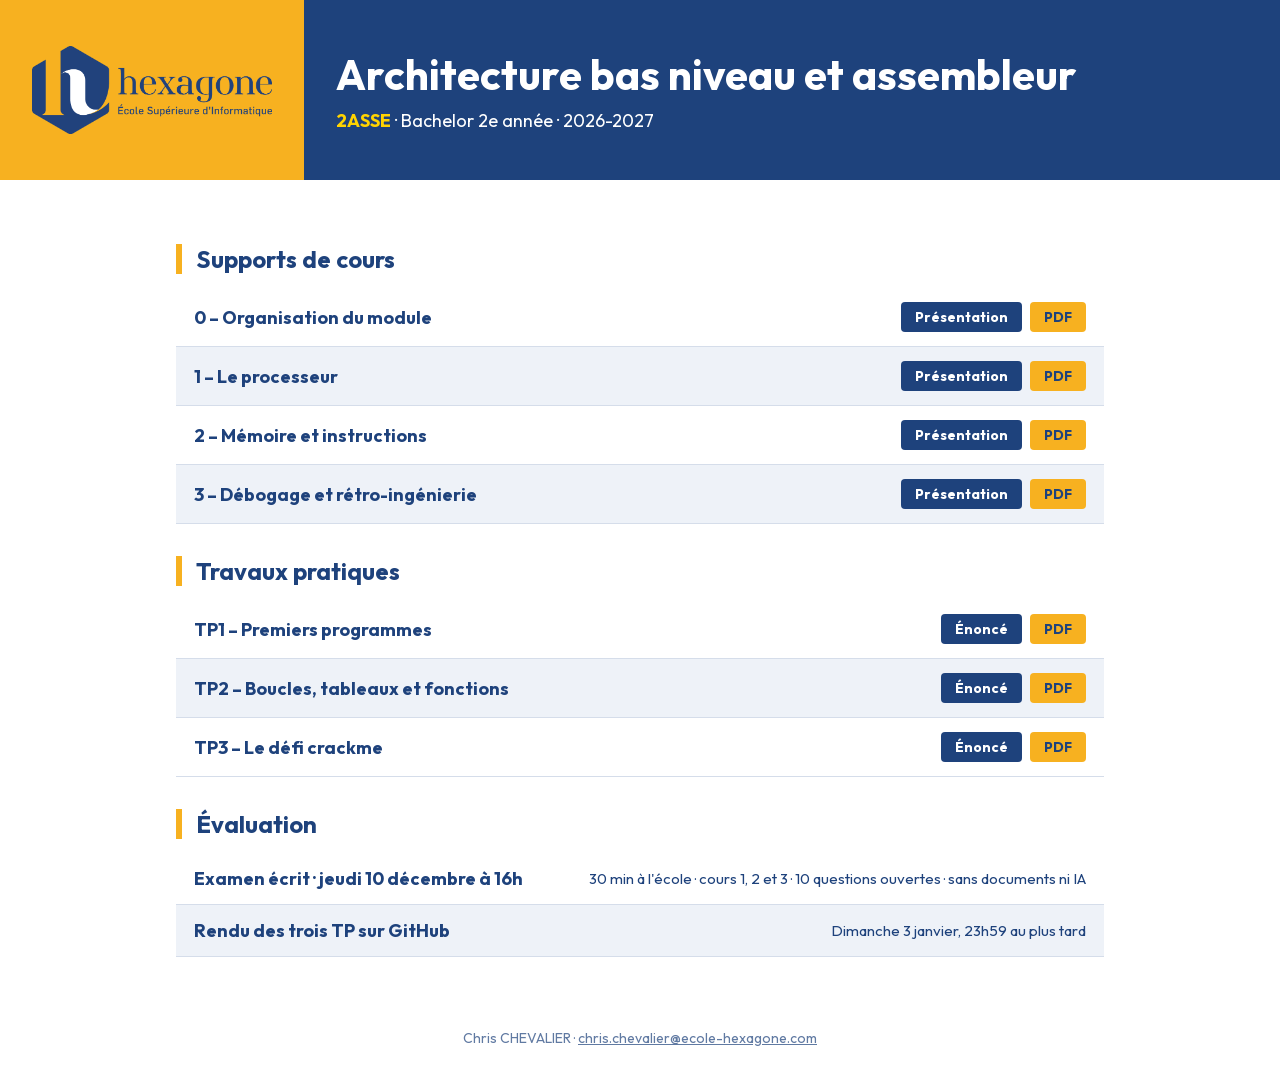
<file: index.html>
<!doctype html>
<html lang="fr">
<head>
  <meta charset="utf-8">
  <meta name="viewport" content="width=device-width, initial-scale=1">
  <title>2ASSE – Architecture bas niveau et assembleur</title>
  <link rel="stylesheet" href="assets/fonts/outfit.css">
  <style>
    :root { --marine: #1E427C; --ambre: #F7B120; --jaune: #FFD301; --gris-clair: #EEF2F8; }
    * { box-sizing: border-box; }
    body { margin: 0; font-family: "Outfit", Arial, "Helvetica Neue", Helvetica, sans-serif; color: var(--marine); background: #fff; }
    header { background: var(--marine); color: #fff; display: flex; align-items: stretch; min-height: 180px; }
    header .panneau { background: var(--ambre); display: flex; align-items: center; justify-content: center; padding: 24px 32px; flex: 0 0 auto; }
    header .panneau img { width: 240px; max-width: 60vw; display: block; }
    header .titre { padding: 28px 32px; display: flex; flex-direction: column; justify-content: center; }
    header h1 { margin: 0 0 8px; font-size: clamp(28px, 5vw, 42px); }
    header p { margin: 0; font-size: 18px; }
    header .code { color: var(--jaune); font-weight: 700; }
    main { max-width: 960px; margin: 0 auto; padding: 32px 16px 48px; }
    h2 { font-size: 24px; margin: 32px 0 14px; padding-left: 14px; border-left: 6px solid var(--ambre); }
    ul { list-style: none; margin: 0; padding: 0; }
    li { display: flex; flex-wrap: wrap; align-items: center; justify-content: space-between; gap: 10px;
         padding: 14px 18px; border-bottom: 1px solid #D5DDEA; }
    li:nth-child(even) { background: var(--gris-clair); }
    li .nom { font-weight: 700; font-size: 18px; }
    li .liens a { display: inline-block; margin-left: 8px; padding: 6px 14px; border-radius: 4px; font-weight: 700;
                  font-size: 14px; text-decoration: none; background: var(--marine); color: #fff; }
    li .liens a.pdf { background: var(--ambre); color: var(--marine); }
    li .info { font-size: 15px; }
    li.a-venir .nom { opacity: .5; }
    li.a-venir .liens { font-size: 14px; opacity: .6; }
    footer { text-align: center; font-size: 14px; opacity: .7; padding: 24px 16px; }
    @media (max-width: 640px) { header { flex-direction: column; } li .liens a { margin: 0 8px 0 0; } }
  </style>
</head>
<body>
  <header>
    <div class="panneau"><img src="assets/charte/logo-hexagone.png" alt="École Hexagone"></div>
    <div class="titre">
      <h1>Architecture bas niveau et assembleur</h1>
      <p><span class="code">2ASSE</span> · Bachelor 2e année · 2026-2027</p>
    </div>
  </header>
  <main>
    <h2>Supports de cours</h2>
    <ul>
      <li>
        <span class="nom">0 – Organisation du module</span>
        <span class="liens"><a href="cours/0-organisation-du-module.html">Présentation</a><a class="pdf" href="pdf/0-organisation-du-module.pdf">PDF</a></span>
      </li>
      <li>
        <span class="nom">1 – Le processeur</span>
        <span class="liens"><a href="cours/1-le-processeur.html">Présentation</a><a class="pdf" href="pdf/1-le-processeur.pdf">PDF</a></span>
      </li>
      <li>
        <span class="nom">2 – Mémoire et instructions</span>
        <span class="liens"><a href="cours/2-memoire-et-instructions.html">Présentation</a><a class="pdf" href="pdf/2-memoire-et-instructions.pdf">PDF</a></span>
      </li>
      <li>
        <span class="nom">3 – Débogage et rétro-ingénierie</span>
        <span class="liens"><a href="cours/3-debogage-et-retro-ingenierie.html">Présentation</a><a class="pdf" href="pdf/3-debogage-et-retro-ingenierie.pdf">PDF</a></span>
      </li>
    </ul>
    <h2>Travaux pratiques</h2>
    <ul>
      <li>
        <span class="nom">TP1 – Premiers programmes</span>
        <span class="liens"><a href="tp/tp1.html">Énoncé</a><a class="pdf" href="pdf/tp1.pdf">PDF</a></span>
      </li>
      <li>
        <span class="nom">TP2 – Boucles, tableaux et fonctions</span>
        <span class="liens"><a href="tp/tp2.html">Énoncé</a><a class="pdf" href="pdf/tp2.pdf">PDF</a></span>
      </li>
      <li>
        <span class="nom">TP3 – Le défi crackme</span>
        <span class="liens"><a href="tp/tp3.html">Énoncé</a><a class="pdf" href="pdf/tp3.pdf">PDF</a></span>
      </li>
    </ul>
    <h2>Évaluation</h2>
    <ul>
      <li>
        <span class="nom">Examen écrit · jeudi 10 décembre à 16h</span>
        <span class="info">30 min à l'école · cours 1, 2 et 3 · 10 questions ouvertes · sans documents ni IA</span>
      </li>
      <li>
        <span class="nom">Rendu des trois TP sur GitHub</span>
        <span class="info">Dimanche 3 janvier, 23h59 au plus tard</span>
      </li>
    </ul>
  </main>
  <footer>Chris CHEVALIER · <a href="mailto:chris.chevalier@ecole-hexagone.com" style="color: inherit;">chris.chevalier@ecole-hexagone.com</a></footer>
</body>
</html>
</file>
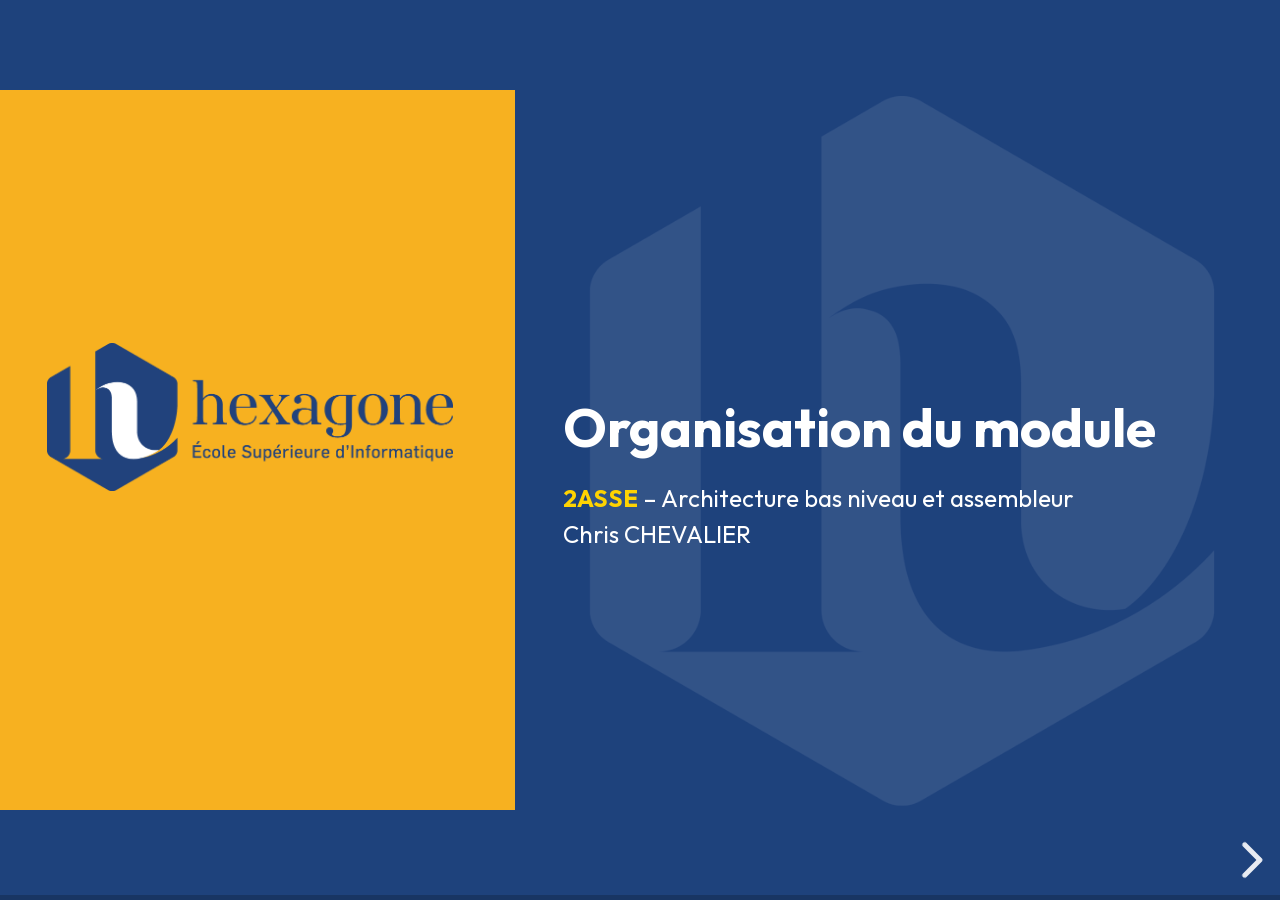
<file: cours/0-organisation-du-module.html>
<!doctype html>
<html lang="fr">
<head>
  <meta charset="utf-8">
  <meta name="viewport" content="width=device-width, initial-scale=1">
  <title>Organisation du module – 2ASSE</title>
  <link rel="stylesheet" href="../assets/vendor/reveal/dist/reset.css">
  <link rel="stylesheet" href="../assets/vendor/reveal/dist/reveal.css">
  <link rel="stylesheet" href="../assets/css/hexagone.css">
</head>
<body data-pied="2ASSE – Architecture bas niveau et assembleur · Organisation du module">
<div class="reveal">
<div class="slides">

  <!-- ================================================================== -->
  <section data-layout="titre">
    <h1>Organisation du module</h1>
    <div class="sous-titre">
      <span class="code-module">2ASSE</span> – Architecture bas niveau et assembleur<br>
      Chris CHEVALIER
    </div>
    <aside class="notes">
      Accueil. Nouveau module cette année : je l'ai ajouté au programme pour préparer le parcours cyber du mastère.
      Tour de table : qui a déjà ouvert un débogueur ? Qui a déjà fait un CTF ?
    </aside>
  </section>

  <!-- ================================================================== -->
  <section data-layout="sommaire">
    <h1>Sommaire</h1>
    <ol>
      <li>Le module</li>
      <li>Le déroulé</li>
      <li>Modalités d'évaluation</li>
    </ol>
  </section>

  <!-- ================================================================== -->
  <section data-layout="section">
    <div class="numero">#1</div>
    <h2>Le module</h2>
    <div class="sous-titre">Organisation du module</div>
  </section>

  <!-- ================================================================== -->
  <section>
    <h2>Pourquoi apprendre l'assembleur ?</h2>
    <div class="corps">
      <div class="colonnes">
        <div>
          <p><strong>Comprendre ce que fait vraiment la machine :</strong></p>
          <ul class="dense">
            <li>Le processeur n'exécute <strong>ni Python ni C</strong> : il exécute des instructions en binaire</li>
            <li>L'assembleur est la forme lisible de ces instructions</li>
            <li>Mémoire, pile, pointeurs, appels système : tout devient concret</li>
          </ul>
        </div>
        <div>
          <p><strong>Une compétence clé en cybersécurité :</strong></p>
          <ul class="dense">
            <li><strong>Rétro-ingénierie</strong> : comprendre un programme sans son code source</li>
            <li><strong>Analyse de logiciels malveillants</strong></li>
            <li><strong>Recherche de vulnérabilités</strong> et épreuves des CTF</li>
          </ul>
        </div>
      </div>
      <div class="encadre" style="margin: 4px 0 8px;">
        Ce module prépare directement le <strong>parcours cyber du mastère</strong>. Personne ne vous demandera d'écrire un logiciel entier en assembleur,
        mais vous devrez savoir <strong>le lire</strong>.
      </div>
    </div>
    <aside class="notes">
      Exemple parlant : un analyste qui reçoit un rançongiciel n'a jamais son code source. Il n'a que le binaire, donc l'assembleur.
    </aside>
  </section>

  <!-- ================================================================== -->
  <section>
    <h2>Objectifs du module</h2>
    <div class="corps">
      <p>À l'issue du module, vous serez capables de :</p>
      <ul>
        <li><strong>Décrire l'architecture d'un processeur</strong> : registres, unité arithmétique et logique, bus, mémoire</li>
        <li><strong>Écrire, assembler et exécuter</strong> des programmes simples en assembleur x86-64</li>
        <li><strong>Manipuler la mémoire</strong> : adresses, données, pile</li>
        <li><strong>Utiliser les appels système</strong> pour afficher, lire au clavier ou quitter un programme</li>
        <li><strong>Déboguer un programme instruction par instruction</strong> avec GDB, jusqu'à analyser un binaire inconnu</li>
      </ul>
      <p class="petit muet" style="margin-top: 16px;">💡 <strong>x86-64</strong> est la famille de processeurs 64 bits d'Intel et d'AMD, celle de la plupart des PC et des serveurs. <strong>GDB</strong> (<em>GNU Debugger</em>) est le débogueur libre du projet GNU (<em>GNU's Not Unix</em>, des logiciels libres lancés en 1983) : il exécute un programme pas à pas pour l'observer.</p>
    </div>
  </section>

  <!-- ================================================================== -->
  <section>
    <h2>Programme</h2>
    <div class="corps">
      <div class="colonnes c3 dense">
        <div class="carte">
          <h3>Cours 1 – Le processeur</h3>
          Architecture de von Neumann, registres, unité arithmétique et logique, bus, premier programme, premiers pas dans GDB
        </div>
        <div class="carte">
          <h3>Cours 2 – Mémoire et instructions</h3>
          Sauts et boucles, adresses et tableaux, pile et fonctions, appels système et interruptions
        </div>
        <div class="carte">
          <h3>Cours 3 – Débogage et rétro-ingénierie</h3>
          GDB en profondeur, du C à l'assembleur, analyser un binaire sans son code source
        </div>
      </div>
      <div class="carte pleine" style="margin-top: 22px;">
        <h3>Trois TP qui montent en puissance</h3>
        TP1 : premiers programmes · TP2 : boucles, tableaux et fonctions · TP3 : le <strong>défi crackme</strong>, retrouver le mot de passe d'un programme inconnu
      </div>
      <p class="petit muet" style="margin-top: 12px;">💡 Un <strong>crackme</strong> est un petit programme écrit pour s'entraîner à la rétro-ingénierie : il demande un mot de passe qu'il faut retrouver en l'analysant.</p>
    </div>
  </section>

  <!-- ================================================================== -->
  <section data-layout="section">
    <div class="numero">#2</div>
    <h2>Le déroulé</h2>
    <div class="sous-titre">Organisation du module</div>
  </section>

  <!-- ================================================================== -->
  <section>
    <h2>Calendrier</h2>
    <div class="corps">
      <div class="frise">
        <div class="etape">
          <div class="date">Ven. 27 novembre</div>
          <ul>
            <li>8h30 – 13h</li>
            <li>Organisation et cours&nbsp;1</li>
            <li>TP1 – Premiers programmes, à finir chez vous</li>
            <li>12h45 : Kahoot</li>
          </ul>
        </div>
        <div class="etape">
          <div class="date">Jeu. 3 décembre</div>
          <ul>
            <li>8h30 – 17h</li>
            <li>Matin : cours 2 et TP2</li>
            <li>Après-midi : cours&nbsp;3 et TP3 – Le défi crackme</li>
            <li>16h30 : Kahoot de révision</li>
          </ul>
        </div>
        <div class="etape">
          <div class="date">Jeu. 10 décembre</div>
          <ul>
            <li>16h – 16h30 : examen écrit à l'école</li>
            <li>Cours 1, 2 et 3</li>
          </ul>
        </div>
        <div class="etape marine">
          <div class="date">Dim. 3 janvier</div>
          <ul>
            <li>Fin des TP chez vous</li>
            <li>Rendu des TP <strong>à 23h59 au plus tard</strong></li>
          </ul>
        </div>
      </div>
      <div class="encadre" style="margin-top: 26px;">
        Le TP1 doit être fini avant le 3 décembre : le cours 2 s'appuie dessus. Les TP2 et TP3 se terminent chez vous.
      </div>
    </div>
  </section>

  <!-- ================================================================== -->
  <section>
    <h2>Une séance type</h2>
    <div class="corps">
      <table>
        <tr><th style="width: 190px;">Moment</th><th>Déroulé</th></tr>
        <tr><td>Début</td><td>Cours, avec des démonstrations en direct et des quiz</td></tr>
        <tr><td>Cœur</td><td>TP, avec un accompagnement individuel</td></tr>
        <tr><td>Fin</td><td>Kahoot le 27/11, Kahoot de révision le 3/12</td></tr>
      </table>
      <div class="encadre marine" style="margin-top: 22px;">
        En assembleur, une erreur ne produit souvent aucun message : le programme plante ou affiche n'importe quoi.
        Levez la main dès que vous êtes bloqués. <strong>Rester bloqué 20 minutes, c'est 20 minutes perdues</strong>.
      </div>
    </div>
  </section>

  <!-- ================================================================== -->
  <section>
    <h2>Votre environnement de travail</h2>
    <div class="corps">
      <div class="colonnes">
        <div>
          <ul class="dense">
            <li>Un <strong>Linux x86-64 dans le navigateur</strong> grâce à <a href="https://github.com/features/codespaces" target="_blank"><strong>GitHub Codespaces</strong></a></li>
            <li>Tout est déjà installé : <strong>NASM</strong> (<em>Netwide ASseMbler</em>, l'assembleur), <strong>ld</strong> (de <em>loader</em> : le <em>linker</em> GNU, l'éditeur de liens) et <strong>GDB</strong> (<em>GNU Debugger</em>, le débogueur)</li>
            <li>Rien à installer : fonctionne sur Windows, macOS et Linux</li>
            <li>Votre compte <strong>GitHub</strong> suffit</li>
          </ul>
        </div>
        <div>
          <div class="encadre marine">
            Au début du TP1, chacun crée son dépôt à partir de mon modèle puis ouvre son Codespace : NASM, ld et GDB s'y installent tout seuls. Nous vérifions ensemble que tout fonctionne.
          </div>
          <p class="petit muet" style="margin-top: 12px;">Le quota gratuit de Codespaces (60 heures par mois sur une machine à 2 cœurs) suffit largement.</p>
          <p class="petit" style="margin-top: 8px;"><strong>⚠️ Arrêtez votre Codespace en fin de séance.</strong></p>
        </div>
      </div>
      <p class="petit muet" style="margin-top: 14px;"><strong>Souveraineté numérique.</strong> GitHub et Codespaces appartiennent à Microsoft et relèvent du droit américain (<em>Cloud Act</em>) : votre code est hébergé sur ses serveurs. Je les utilise parce que je les maîtrise et qu'ils évitent toute installation.
        Une machine virtuelle Linux, <a href="https://learn.microsoft.com/fr-fr/windows/wsl/" target="_blank">WSL</a> sous Windows ou un hébergeur ouvert comme <a href="https://codeberg.org/" target="_blank">Codeberg</a> font aussi l'affaire.</p>
    </div>
    <aside class="notes">
      Pourquoi pas une installation locale : les Mac récents ont un processeur ARM, pas x86-64. Codespaces met tout le monde sur la même machine.
    </aside>
  </section>

  <!-- ================================================================== -->
  <section data-layout="section">
    <div class="numero">#3</div>
    <h2>Modalités d'évaluation</h2>
    <div class="sous-titre">Organisation du module</div>
  </section>

  <!-- ================================================================== -->
  <section>
    <h2>Modalités d'évaluation</h2>
    <div class="corps">
      <table>
        <tr><th>Épreuve</th><th>Conditions</th><th class="num">Poids</th></tr>
        <tr><td><strong>TP1</strong> <span class="etiquette">Pratique</span></td><td>Premiers programmes et observations dans GDB</td><td class="num"><strong>15 %</strong></td></tr>
        <tr><td><strong>TP2</strong> <span class="etiquette">Pratique</span></td><td>Boucles, tableaux et fonctions</td><td class="num"><strong>20 %</strong></td></tr>
        <tr><td><strong>TP3 – Défi crackme</strong> <span class="etiquette">Pratique</span></td><td>Analyse d'un programme inconnu et compte rendu de votre démarche</td><td class="num"><strong>25 %</strong></td></tr>
        <tr><td><strong>Examen écrit</strong> <span class="etiquette ambre">Théorie</span></td><td>Le jeudi 10/12 à 16h, 30 min, à l'école sur ordinateur, sans documents ni IA</td><td class="num"><strong>40 %</strong></td></tr>
      </table>
      <div class="encadre" style="margin-top: 22px;">
        Les trois TP sont rendus sur votre dépôt GitHub <strong>au plus tard le dimanche 3 janvier à 23h59</strong>.
      </div>
    </div>
  </section>

  <!-- ================================================================== -->
  <section>
    <h2>TP rendus et examen écrit</h2>
    <div class="corps">
      <div class="colonnes">
        <div class="carte">
          <h3>Rendu sur GitHub</h3>
          <ul>
            <li>Un dépôt <strong>privé</strong> <code>2asse-nom-prenom</code>, créé à partir de mon modèle</li>
            <li>Invitez <strong>Chris-CHEVALIER</strong> dès aujourd'hui</li>
            <li><strong>Des commits réguliers</strong>, au moins un par étape terminée</li>
            <li>Les réponses aux questions de chaque TP dans son fichier <code>answers.md</code></li>
          </ul>
        </div>
        <div class="carte">
          <h3>Examen écrit · 30 min · le 10/12 à 16h</h3>
          <ul>
            <li><strong>10 questions ouvertes</strong> sur les cours 1, 2 et 3</li>
            <li>Plusieurs questions portent sur des <strong>extraits d'assembleur</strong> à dérouler à la main</li>
            <li>Sur un questionnaire Microsoft Forms, sans documents ni IA</li>
          </ul>
        </div>
      </div>
      <p class="petit muet" style="margin-top: 14px;">Le dernier commit poussé avant le dimanche 3 janvier à 23h59 fait foi.</p>
    </div>
  </section>

  <!-- ================================================================== -->
  <section>
    <h2>L'IA générative : autorisée, à une condition</h2>
    <div class="corps">
      <div class="colonnes">
        <div>
          <ul>
            <li>ChatGPT, Claude, Copilot… sont <strong>autorisés</strong> pour les TP</li>
            <li>Vous devez <strong>comprendre chaque ligne</strong> rendue : en séance, je peux vous demander d'en expliquer une</li>
            <li>Déclarez votre usage dans le <code>README.md</code> du dépôt : quels outils, pour quoi faire</li>
          </ul>
        </div>
        <div>
          <ul>
            <li>Le compte rendu du crackme décrit <strong>votre</strong> démarche : un mot de passe sans démarche ne rapporte rien</li>
            <li>L'examen écrit se fait <strong>sans IA</strong></li>
            <li>L'entraide est encouragée. Expliquer, oui ; donner son code, non</li>
          </ul>
        </div>
      </div>
      <div class="encadre" style="margin-top: 8px;">
        Conseil : l'IA explique bien une instruction ou un message d'erreur. Mais l'écrit et le mastère cyber vous demanderont de
        <strong>lire l'assembleur seuls</strong> : entraînez-vous à le faire.
      </div>
    </div>
  </section>

  <!-- ================================================================== -->
  <section data-layout="titre">
    <h1>Des questions ?</h1>
    <div class="sous-titre">
      Chris CHEVALIER<br>
      chris.chevalier@ecole-hexagone.com
    </div>
  </section>

</div>
</div>

<script src="../assets/vendor/reveal/dist/reveal.js"></script>
<script src="../assets/vendor/reveal/plugin/highlight/highlight.js"></script>
<script src="../assets/vendor/reveal/plugin/notes/notes.js"></script>
<script src="../assets/js/hexagone.js"></script>
</body>
</html>
</file>
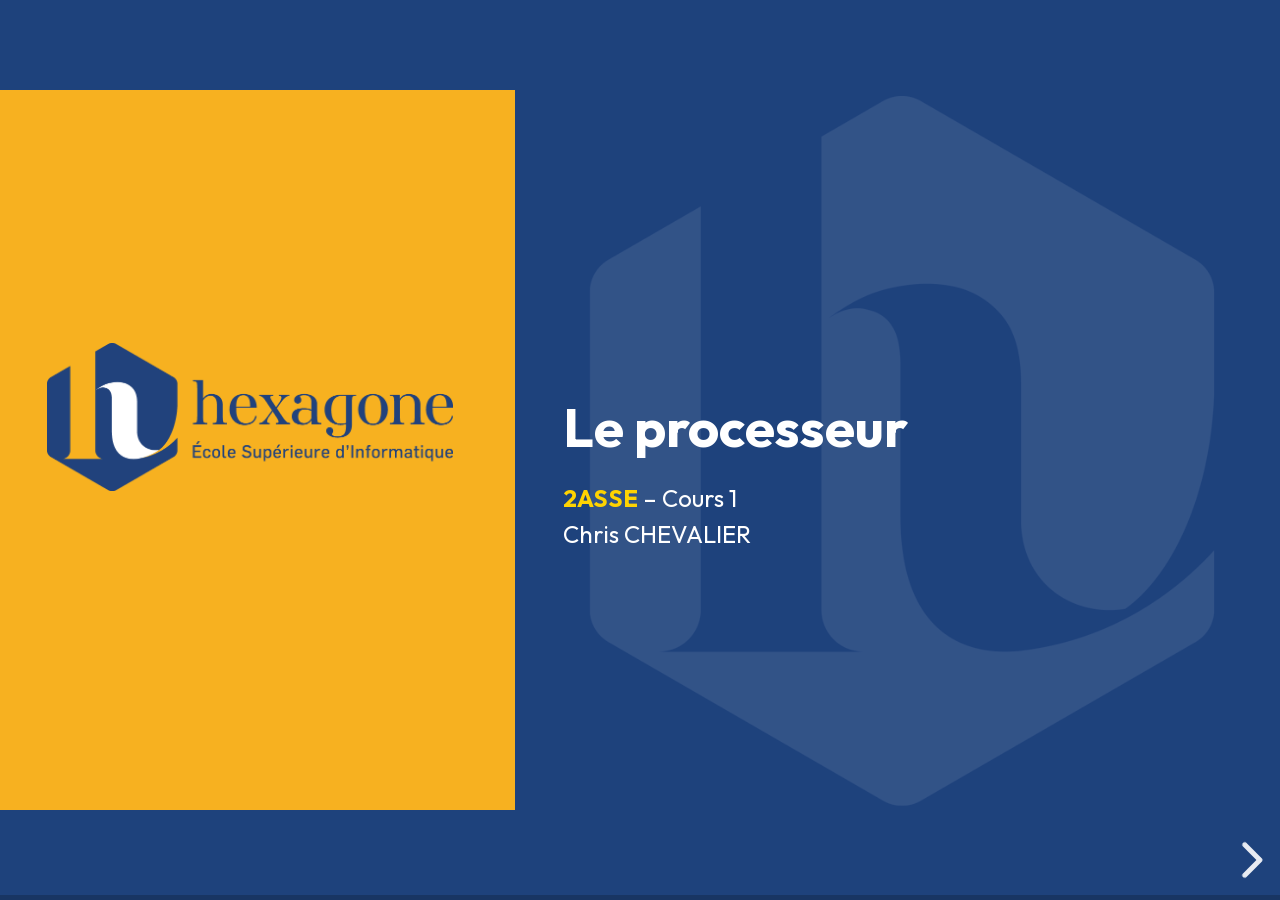
<file: cours/1-le-processeur.html>
<!doctype html>
<html lang="fr">
<head>
  <meta charset="utf-8">
  <meta name="viewport" content="width=device-width, initial-scale=1">
  <title>Le processeur – 2ASSE</title>
  <link rel="stylesheet" href="../assets/vendor/reveal/dist/reset.css">
  <link rel="stylesheet" href="../assets/vendor/reveal/dist/reveal.css">
  <link rel="stylesheet" href="../assets/css/hexagone.css">
  <link rel="stylesheet" href="../assets/css/asm.css">
</head>
<body data-pied="2ASSE – Architecture bas niveau et assembleur · Cours 1 – Le processeur">
<div class="reveal">
<div class="slides">

  <!-- ================================================================== -->
  <section data-layout="titre">
    <h1>Le processeur</h1>
    <div class="sous-titre">
      <span class="code-module">2ASSE</span> – Cours 1<br>
      Chris CHEVALIER
    </div>
  </section>


  <section data-layout="sommaire">
    <h1>Sommaire</h1>
    <ol>
      <li>Du code au processeur</li>
      <li>Ce que vous savez déjà, version x86-64</li>
      <li>Les registres x86-64</li>
      <li>Un premier programme</li>
      <li>Premiers pas dans GDB (<em>GNU Debugger</em>)</li>
    </ol>
  </section>

  <!-- ================================================================== -->
  <!-- #1 DU CODE AU PROCESSEUR                                           -->
  <!-- ================================================================== -->
  <section data-layout="section">
    <div class="numero">#1</div>
    <h2>Du code au processeur</h2>
    <div class="sous-titre">Le processeur</div>
  </section>

  <section>
    <h2>Notre fil rouge : <code>hello.asm</code></h2>
    <div class="corps">
      <div class="colonnes code-texte">
        <pre class="mini" style="font-size: 13.8px;" data-titre="hello.asm" data-code="0" data-sortie="Hello World!\n"><code class="language-x86asm" data-trim>
; hello.asm : affiche "Hello World!" puis quitte
section .data
    msg db "Hello World!", 10 ; texte ASCII + saut de ligne (10)
    len equ $ - msg ; longueur : adresse fin - adresse début

section .text
    global _start
_start:
    mov rax, 1      ; appel système write
    mov rdi, 1      ; 1er argument : afficher sur l'écran
    mov rsi, msg    ; 2e argument : l'adresse du message
    mov rdx, len    ; 3e argument : sur len octets
    syscall         ; le noyau exécute write

    mov rax, 60     ; appel système exit
    mov rdi, 0      ; 1er argument : code de retour 0
    syscall         ; exit lit le code de retour dans rdi
</code></pre>
        <div>
          <pre class="terminal mini" data-titre="Terminal du Codespace"><code class="language-plaintext" data-trim>
$ nasm -f elf64 hello.asm -o hello.o
$ ld hello.o -o hello
$ ./hello
Hello World!
$ echo $?
0
</code></pre>
          <p class="petit">Le programme affiche un message puis s'arrête en renvoyant un nombre, son <strong>code de retour</strong> : 0 signifie que tout s'est bien passé. <code>echo $?</code> affiche le code de retour du dernier programme lancé.</p>
          <p class="petit muet">💡 Ne cherchez pas encore à tout comprendre : chaque ligne est expliquée au fil du cours.</p>
        </div>
      </div>
    </div>
    <aside class="notes">
      Démo en direct dans le Codespace (même code que la diapo « Hello World! » du chapitre 4) : taper les quatre commandes. Les étudiants le refont au début du TP1.
    </aside>
  </section>

  <section>
    <h2>Ce que le processeur exécute vraiment</h2>
    <div class="corps">
      <div class="colonnes c3 niveaux">
        <div class="carte">
          <h3>Langage C</h3>
          <pre class="compact" data-titre="total.c"><code class="language-c" data-trim>
total = 7;
total = total + 5;
</code></pre>
          <p class="petit">Lisible par un humain, indépendant du processeur</p>
        </div>
        <div class="carte">
          <h3>Assembleur x86-64</h3>
          <pre class="compact" data-titre="total.asm" data-extrait><code class="language-x86asm" data-trim>
mov eax, 7
add eax, 5
</code></pre>
          <p class="petit">Une ligne = une instruction au processeur</p>
        </div>
        <div class="carte">
          <h3>Langage machine</h3>
          <pre class="compact" data-titre="octets en mémoire"><code class="language-plaintext" data-trim>
b8 07 00 00 00
83 c0 05
</code></pre>
          <p class="petit">Les octets que le processeur lit et exécute</p>
        </div>
      </div>
      <ul class="dense" style="margin-top: 6px;">
        <li>Le <strong>langage machine</strong> est une suite d'octets : c'est la seule chose que le processeur comprend</li>
        <li>L'<strong>assembleur</strong> (ou langage d'assemblage) donne un nom lisible à chaque instruction : <code>mov</code>, <code>add</code>… Ces noms s'appellent des <strong>mnémoniques</strong></li>
      </ul>
      <div class="encadre usage">Sans code source, on n'a que le langage machine. Le retraduire en assembleur révèle ce que fait le programme.</div>
    </div>
    <aside class="notes">
      Faire remarquer que le 7 apparaît dans les octets : b8 = « mov eax, valeur », puis 07 00 00 00 = 7 sur 4 octets, à l'envers (petit-boutisme, section suivante).
      Les octets viennent d'objdump sur le programme assemblé par NASM.
    </aside>
  </section>

  <section>
    <h2>De la source à l'exécutable</h2>
    <div class="corps">
      <div class="frise chaine">
        <div class="etape"><div class="date"><code>hello.asm</code></div><ul><li>Code source en assembleur, écrit par vous</li></ul></div>
        <div class="etape"><div class="date">NASM</div><ul><li>L'<strong>assembleur</strong> traduit chaque instruction en octets</li><li>Produit <code>hello.o</code></li></ul></div>
        <div class="etape"><div class="date">ld</div><ul><li>L'<strong>éditeur de liens</strong> (<em>linker</em>) place le code et les données en mémoire et fixe leurs adresses mémoire</li><li>Produit <code>hello</code></li></ul></div>
        <div class="etape marine"><div class="date"><code>./hello</code></div><ul><li>Le système charge l'exécutable en mémoire et le lance</li></ul></div>
      </div>
      <div class="colonnes" style="margin-top: 22px;">
        <div class="encadre">
          En C, <code>gcc</code> enchaîne ces étapes pour vous : il <strong>compile</strong> le C en assembleur, puis appelle l'assembleur et l'éditeur de liens.
        </div>
        <div class="encadre marine">
          Le mot « assembleur » désigne à la fois le <strong>langage</strong> et l'<strong>outil</strong> qui le traduit (ici NASM, pour <em>Netwide ASseMbler</em>).
        </div>
      </div>
      <p class="petit muet" style="margin-top: 10px;">💡 Le fichier <code>.o</code> est un <strong>fichier objet</strong> : du code machine dont les adresses mémoire ne sont pas encore fixées. <code>ld</code> vient de <em>loader</em> (chargeur) : c'est l'éditeur de liens du projet GNU.</p>
    </div>
  </section>

  <section>
    <h2>Un assembleur par famille de processeurs</h2>
    <div class="corps">
      <p>Chaque famille de processeurs a son propre <strong>jeu d'instructions</strong> : la liste des instructions qu'elle sait exécuter.</p>
      <table>
        <tr><th>Famille</th><th>Où la trouve-t-on ?</th><th>Instruction</th></tr>
        <tr><td><strong>x86-64</strong> (Intel, AMD)</td><td>PC, serveurs, la plupart des logiciels malveillants</td><td style="white-space: nowrap"><code>add eax, 5</code></td></tr>
        <tr><td><strong>ARM</strong></td><td>Smartphones, Mac à puce Apple, Raspberry Pi</td><td style="white-space: nowrap"><code>add w0, w0, #5</code></td></tr>
        <tr><td><strong>RISC-V</strong></td><td>Architecture ouverte et libre de droits, en plein essor</td><td style="white-space: nowrap"><code>addi a0, a0, 5</code></td></tr>
      </table>
      <div class="encadre usage" style="margin-top: 10px;">Une application existe donc en version «&nbsp;Intel&nbsp;» et «&nbsp;Apple Silicon&nbsp;». Un Mac récent (ARM) ne lance pas nos programmes : nous travaillons dans un Codespace, en x86-64.</div>
      <p class="petit muet">💡 ARM : <em>Advanced RISC Machines</em>. RISC : <em>Reduced Instruction Set Computer</em> (jeu d'instructions réduit). Dans ce module : x86-64 sous Linux, syntaxe Intel (destination à gauche).</p>
    </div>
    <aside class="notes">
      Les Mac récents sont en ARM : c'est pour cela que nous travaillons dans Codespaces, qui fournit une vraie machine x86-64.
    </aside>
  </section>

  <!-- ================================================================== -->
  <!-- #2 CE QUE VOUS SAVEZ DÉJÀ, VERSION X86-64                          -->
  <!-- ================================================================== -->
  <section data-layout="section">
    <div class="numero">#2</div>
    <h2>Ce que vous savez déjà, version x86-64</h2>
    <div class="sous-titre">Le processeur</div>
  </section>

  <section>
    <h2>Rappels express d'architecture des ordinateurs</h2>
    <div class="corps">
      <p>Vu en <strong>2ARCH</strong>, utilisé à chaque ligne en assembleur.</p>
      <ul class="dense">
        <li>Un <strong>octet</strong> = 8 bits = 2 chiffres hexadécimaux : <code>0xFF</code> = 255, <code>0x2A</code> = 42</li>
        <li><strong>ASCII</strong> (<em>American Standard Code for Information Interchange</em>) : un caractère = un octet. <code>'0'</code> = <code>0x30</code>, <code>'A'</code> = <code>0x41</code>, saut de ligne = 10 (<code>0x0A</code>)</li>
        <li><strong>Architecture de Von Neumann</strong> : le programme et les données sont rangés dans la même mémoire. Une instruction n'est qu'une suite d'octets, comme un texte</li>
      </ul>
      <p class="petit muet" style="margin-top: 4px;">💡 Le préfixe <code>0x</code> annonce un nombre écrit en hexadécimal (base 16). Sans préfixe, un nombre est lu en décimal. Chiffres 0 à 9, puis A = 10 … F = 15. Chaque rang pèse 16 fois plus que celui de droite : <code>0x2A</code> =&nbsp;2&nbsp;×&nbsp;16&nbsp;+&nbsp;10&nbsp;=&nbsp;42 et <code>0xFF</code> =&nbsp;15&nbsp;×&nbsp;16&nbsp;+&nbsp;15&nbsp;=&nbsp;255.</p>
      <div class="encadre usage" style="margin-top: 4px;">L'hexadécimal est la langue des outils : un débogueur affiche registres, adresses et octets en hexa. Un octet s'y écrit en 2 chiffres, contre 8 en binaire.</div>
    </div>
    <aside class="notes">
      Diapo de rappel, 3 minutes au plus. Interroger la salle : « qui se souvient de la soustraction dans votre ALU Logisim ? »
    </aside>
  </section>

  <section>
    <h2>La table ASCII : un caractère, un octet</h2>
    <div class="corps">
      <div class="colonnes schema-texte">
        <div>
          <table class="serre">
            <tr><th>Caractère</th><th>Décimal</th><th>Hexa</th><th>Binaire</th></tr>
            <tr><td>saut de ligne</td><td>10</td><td><code>0x0A</code></td><td><code>00001010</code></td></tr>
            <tr><td>espace</td><td>32</td><td><code>0x20</code></td><td><code>00100000</code></td></tr>
            <tr><td><code>'0'</code></td><td>48</td><td><code>0x30</code></td><td><code>00110000</code></td></tr>
            <tr><td><code>'7'</code></td><td>55</td><td><code>0x37</code></td><td><code>00110111</code></td></tr>
            <tr><td><code>'A'</code></td><td>65</td><td><code>0x41</code></td><td><code>01000001</code></td></tr>
            <tr><td><code>'H'</code></td><td>72</td><td><code>0x48</code></td><td><code>01001000</code></td></tr>
            <tr><td><code>'a'</code></td><td>97</td><td><code>0x61</code></td><td><code>01100001</code></td></tr>
          </table>
          <p class="petit muet">💡 Table complète : <a href="https://fr.wikipedia.org/wiki/American_Standard_Code_for_Information_Interchange" target="_blank">ASCII sur Wikipédia</a>. Elle code 128 caractères, de 0 à 127.</p>
        </div>
        <div>
          <ul class="dense">
            <li><strong>Chiffres</strong> : le chiffre n vaut <code>0x30</code>&nbsp;+&nbsp;n. En hexa, le chiffre se lit à droite : <code>'7'</code> = <code>0x37</code> = 55</li>
            <li><strong>Lettres</strong> : la k-ième lettre de l'alphabet vaut <code>0x40</code>&nbsp;+&nbsp;k en majuscule et <code>0x60</code>&nbsp;+&nbsp;k en minuscule. <code>'H'</code>, 8<sup>e</sup> lettre, vaut <code>0x48</code></li>
            <li>Une minuscule vaut donc sa majuscule + 32 (<code>0x20</code>) : <code>'a'</code> − <code>'A'</code> = 97 − 65</li>
          </ul>
        </div>
      </div>
      <div class="encadre usage" style="margin-top: 6px;">Le message de <code>hello.asm</code> est rangé en <code style="white-space: nowrap">0x48 0x65 0x6c 0x6c 0x6f…</code> (<code>"Hello…"</code>). La commande <code>strings</code> repère ces codes pour lire le texte d'un programme.</div>
    </div>
    <aside class="notes">
      Rappel de 2ARCH, utile au TP1 (afficher un nombre, passer en majuscule) et au TP3 (décoder les octets d'un mot de passe). Faire convertir 'H' en binaire à la salle : 72 = 64 + 8 = 01001000.
    </aside>
  </section>

  <section>
    <h2>Le message de <code>hello</code>, octet par octet</h2>
    <div class="corps">
      <pre class="terminal mini" data-titre="Terminal du Codespace"><code class="language-plaintext" data-trim>
$ objdump -s -j .data hello
Contents of section .data:
 402000 48656c6c 6f20576f 726c6421 0a        Hello World!.
</code></pre>
      <table class="indices">
        <tr><th>Adresse</th><td>402000</td><td>402001</td><td>402002</td><td>402003</td><td>402004</td><td>402005</td><td>…</td><td>40200c</td></tr>
        <tr><th>Octet</th><td>48</td><td>65</td><td>6c</td><td>6c</td><td>6f</td><td>20</td><td>…</td><td>0a</td></tr>
        <tr class="car"><th>Caractère</th><td>H</td><td>e</td><td>l</td><td>l</td><td>o</td><td>espace</td><td>…</td><td>saut</td></tr>
      </table>
      <ul class="dense">
        <li><code>402000</code> n'est pas une donnée : c'est l'<strong>adresse mémoire</strong> (en hexa), choisie par <code>ld</code>, où le message sera rangé quand le programme tournera</li>
        <li>L'étiquette <code>msg</code> désigne cette adresse : <code>mov rsi, msg</code> met <code>0x402000</code> dans <code>rsi</code>. Les 13 octets vont jusqu'à <code>40200c</code> : c'est <code>len</code></li>
              </ul>
      <div class="encadre usage">Au TP3, vous lirez ainsi des programmes pour y trouver des mots de passe.</div>
    </div>
    <aside class="notes">
      Démo en direct dans le Codespace. Faire retrouver à la salle : 'H', 8e lettre, = 0x48 ; 'l', 12e lettre en minuscule, = 0x60 + 12 = 0x6c.
    </aside>
  </section>

  <section>
    <h2>Les nombres négatifs : le complément à deux</h2>
    <div class="corps">
      <div class="colonnes schema-texte">
        <div>
          <p class="petit">Un nombre <strong>signé</strong> porte un signe, + ou −. Seul le bit de gauche change de valeur : 128 en lecture <strong>non signée</strong> (0 à 255), −128 en lecture <strong>signée</strong> (−128 à 127).</p>
          <table class="indices">
            <tr><th>non signée</th><td>128</td><td>64</td><td>32</td><td>16</td><td>8</td><td>4</td><td>2</td><td>1</td></tr>
            <tr class="car"><th>signée</th><td>−128</td><td>64</td><td>32</td><td>16</td><td>8</td><td>4</td><td>2</td><td>1</td></tr>
          </table>
          <p class="petit"><code>11111111</code> = <code>0xFF</code> se lit 255 en non signé, mais −128&nbsp;+&nbsp;64&nbsp;+&nbsp;32&nbsp;+&nbsp;16&nbsp;+&nbsp;8&nbsp;+&nbsp;4&nbsp;+&nbsp;2&nbsp;+&nbsp;1 = −1 en signé. De même, <code>11000000</code> = −128&nbsp;+&nbsp;64 = −64.</p>
          <p class="petit"><strong>En signé, un bit de gauche à 1 signale un nombre négatif.</strong></p>
          <p class="petit muet">💡 Pour 255 en signé, il faut 16&nbsp;bits (−32&nbsp;768 à 32&nbsp;767).</p>
        </div>
        <div>
          <p><strong>Écrire −1 sur 8 bits</strong></p>
          <table class="indices">
            <tr><th>1</th><td>0</td><td>0</td><td>0</td><td>0</td><td>0</td><td>0</td><td>0</td><td>1</td></tr>
            <tr><th>inverser</th><td>1</td><td>1</td><td>1</td><td>1</td><td>1</td><td>1</td><td>1</td><td>0</td></tr>
            <tr class="car"><th>+ 1</th><td>1</td><td>1</td><td>1</td><td>1</td><td>1</td><td>1</td><td>1</td><td>1</td></tr>
          </table>
          <p class="petit">Chaque 0 devient 1 et chaque 1 devient 0, puis on ajoute 1 : <code>11111111</code> = <code>0xFF</code> = −1.</p>
        </div>
      </div>
      <div class="encadre marine" style="margin-top: 6px;"><code>0xFF</code> vaut 255 <strong>ou</strong> −1 : c'est <strong>vous, dans le programme</strong>, qui choisissez la lecture. Pour multiplier, <code>mul</code> lit en non signé et <code>imul</code> (<em>i</em> pour <em>integer</em>, entier) en signé.</div>
    </div>
    <aside class="notes">
      Faire calculer −2 à la salle : 00000010, inversé 11111101, plus 1 : 11111110 = 0xFE. Cette notion sert au TP1 (−1 dans rbx, neg rax, 3 − 5 et les drapeaux) et aux sauts signés jl / non signés jb du cours 2.
    </aside>
  </section>

  <section>
    <h2>En direct : <code>hello.asm</code> renvoie −2</h2>
    <div class="corps">
      <div class="colonnes">
        <div>
          <p class="petit">Je change le code de retour :</p>
          <pre class="compact" data-titre="hello.asm (extrait modifié)" data-extrait><code class="language-x86asm" data-trim>
mov rax, 60     ; exit : quitter
mov rdi, -2     ; code de retour −2
</code></pre>
          <pre class="terminal compact" data-titre="Terminal du Codespace"><code class="language-plaintext" data-trim>
$ ./hello
Hello World!
$ echo $?
254
</code></pre>
        </div>
        <div>
          <p class="petit">Le programme met bien −2 dans <code>rdi</code>. Mais Linux ne garde du code de retour qu'<strong>un octet</strong>, lu <strong>non signé</strong> (de 0 à 255) : <code>11111110</code> s'affiche 254.</p>
          <table class="indices">
            <tr><th>−2</th><td>1</td><td>1</td><td>1</td><td>1</td><td>1</td><td>1</td><td>1</td><td>0</td></tr>
          </table>
          <p class="petit">Lecture signée : −128&nbsp;+&nbsp;126 = −2. Lecture non signée : 128&nbsp;+&nbsp;126 = 254.</p>
                  </div>
      </div>
      <div class="encadre usage">Les mêmes bits, deux lectures : c'est celui qui lit qui décide. Un programme ne peut donc pas renvoyer de code négatif à Linux.</div>
    </div>
    <aside class="notes">
      Démo en direct : remplacer 0 par -2 dans le Codespace, réassembler (nasm puis ld) et relancer. Faire prédire le résultat à la salle avant echo $?.
    </aside>
  </section>

  <section>
    <h2>Ce qui change en x86-64</h2>
    <div class="corps">
      <div class="colonnes schema-texte">
        <div>
          <p><strong>Des données de plusieurs tailles</strong></p>
          <table class="serre">
            <tr><th>Taille</th><th>Nom</th><th>NASM</th><th>Pour ranger…</th></tr>
            <tr><td style="white-space:nowrap">8 bits</td><td><code>byte</code></td><td><code>db</code></td><td>un caractère</td></tr>
            <tr><td style="white-space:nowrap">16 bits</td><td><code>word</code></td><td><code>dw</code></td><td>un entier ≤&nbsp;65&nbsp;535</td></tr>
            <tr><td style="white-space:nowrap">32 bits</td><td><code>dword</code></td><td><code>dd</code></td><td>un entier ≤&nbsp;4&nbsp;milliards</td></tr>
            <tr><td style="white-space:nowrap">64 bits</td><td><code>qword</code></td><td><code>dq</code></td><td>un grand entier, une adresse</td></tr>
          </table>
          <p class="petit muet">💡 Chaque donnée prend la place dont elle a besoin. <code>byte</code> = octet. <code>word</code> (mot) : 16 bits, la taille de travail des premiers x86. <code>dword</code> et <code>qword</code> : double et quadruple mot.</p>
          <p class="petit muet">💡 <code>db</code> (<em>define byte</em>) n'est pas une instruction du processeur mais une <strong>pseudo-instruction</strong> : l'assembleur écrit ces octets dans le programme.</p>
        </div>
        <div>
          <p><strong>Le petit-boutisme</strong> (<em>little-endian</em>)</p>
          <p class="petit">Un nombre de plusieurs octets est rangé en mémoire <strong>en commençant par l'octet de poids faible</strong>. C'est celui qui vaut le moins : les deux chiffres hexa de droite. Le dword <code>0x11223344</code> donne :</p>
          <table class="indices">
            <tr><th>Adresse</th><td>+0</td><td>+1</td><td>+2</td><td>+3</td></tr>
            <tr class="car"><th>Octet</th><td>44</td><td>33</td><td>22</td><td>11</td></tr>
          </table>
          <p class="petit"><strong>Pourquoi c'est utile</strong> : les outils affichent la mémoire octet par octet, donc un nombre y apparaît à l'envers. <code>total dq 1000</code> (soit <code>0x3E8</code>) s'affiche <code>e8 03 00 00 00 00 00 00</code> : <code>dq</code> occupe toujours 8 octets, même si 1000 n'en remplit que 2.</p>
        </div>
      </div>
    </div>
    <aside class="notes">
      Le petit-boutisme n'a pas été vu en 2ARCH : il piège tout le monde la première fois qu'on lit la mémoire dans GDB. On le retrouve au TP1.
    </aside>
  </section>

  <section>
    <h2>Quand les bits manquent : deux bugs célèbres</h2>
    <div class="corps">
      <div class="colonnes">
        <div>
          <p><a href="https://fr.wikipedia.org/wiki/Bug_de_l%27an_2038" target="_blank"><strong>Le bug de l'an 2038</strong></a> (lecture signée)</p>
          <figure class="illustration">
            <img src="../assets/img/an-2038.png" alt="Compteur binaire de 32 bits : le bit de gauche passe à 1 et la date saute de 2038 à 1901" style="width: 260px;">
          </figure>
          <p class="petit">Linux compte les secondes depuis le 1<sup>er</sup> janvier 1970 dans un entier <strong>signé de 32 bits</strong>. Le 19 janvier 2038, le bit de gauche passe à 1 : le nombre devient négatif et la date revient en 1901.</p>
        </div>
        <div>
          <p><a href="https://fr.wikipedia.org/wiki/Pac-Man#Bug_au_256e_niveau" target="_blank"><strong>Le niveau 256 de Pac-Man</strong></a> (un octet)</p>
          <div style="display: flex; gap: 14px; align-items: flex-start;">
            <figure class="illustration" style="flex: 0 0 auto;">
              <img src="../assets/img/pacman-256.png" alt="Niveau 256 de Pac-Man : la moitié droite de l'écran est couverte de lettres et de symboles" style="height: 160px; image-rendering: pixelated;">
              <figcaption>Pac-Man © Namco (<a href="https://pacman.fandom.com/wiki/File:Pacman_round256.png" target="_blank">Pac-Man Wiki</a>)</figcaption>
            </figure>
            <p class="petit">Le jeu d'arcade (1980) range le numéro de niveau dans <strong>un octet</strong> (0 à 255). Au niveau 256, le calcul qui dessine les fruits déborde : la moitié droite de l'écran se remplit de symboles et le niveau ne peut pas être terminé.</p>
          </div>
        </div>
      </div>
      <div class="encadre usage">La taille et la lecture d'une donnée ne sont pas un détail : Linux range désormais les dates sur 64 bits.</div>
    </div>
    <aside class="notes">
      Faire calculer : 2 147 483 647 = 0x7FFFFFFF, le plus grand entier signé de 32 bits. Pour Pac-Man : 255 + 1 sur un octet donne 0 (la retenue est perdue), comme la vérification du complément à deux.
    </aside>
  </section>

  <section>
    <h2>Échauffement</h2>
    <div class="corps">
      <div class="colonnes">
        <div>
          <ol>
            <li>Comment s'écrit −2 sur 8 bits, en hexadécimal&nbsp;?</li>
            <li>Dans quel ordre sont rangés en mémoire les octets du word <code>0xBEEF</code>&nbsp;?</li>
            <li><code>'H'</code> vaut <code>0x48</code>. Que vaut <code>'h'</code>&nbsp;?</li>
          </ol>
        </div>
        <div>
          <div class="reponse fragment"><code>0xFE</code> : 2 = <code>0000 0010</code>, inversé <code>1111 1101</code>, + 1</div>
          <div class="reponse fragment"><code>EF</code> puis <code>BE</code> : poids faible en premier</div>
          <div class="reponse fragment"><code>0x68</code> : une minuscule vaut sa majuscule + 32 (<code>0x20</code>), soit 72 + 32 = 104</div>
        </div>
      </div>
    </div>
  </section>

  <!-- ================================================================== -->
  <!-- #3 LES REGISTRES X86-64                                            -->
  <!-- ================================================================== -->
  <section data-layout="section">
    <div class="numero">#3</div>
    <h2>Les registres x86-64</h2>
    <div class="sous-titre">Le processeur</div>
  </section>

  <section>
    <h2>16 registres généraux de 64 bits</h2>
    <div class="corps">
      <table class="serre">
        <tr class="groupe"><th colspan="3" class="cle">★ À retenir dès aujourd'hui : ceux de <code>hello.asm</code></th><th colspan="3">Les autres</th></tr>
        <tr><th>Registre</th><th>Nom complet</th><th>Usage</th><th>Registre</th><th>Nom complet</th><th>Usage</th></tr>
        <tr><td class="cle"><code>rax</code></td><td class="cle"><em>accumulator</em></td><td class="cle">n° d'appel système, résultat</td><td><code>rbx</code></td><td><em>base</em></td><td>libre, pour vos calculs</td></tr>
        <tr><td class="cle"><code>rdi</code></td><td class="cle"><em style="white-space: nowrap">destination index</em></td><td class="cle">1<sup>er</sup> argument</td><td><code>rcx</code></td><td><em>counter</em></td><td>compteur de boucle</td></tr>
        <tr><td class="cle"><code>rsi</code></td><td class="cle"><em style="white-space: nowrap">source index</em></td><td class="cle">2<sup>e</sup> argument</td><td><code>rsp</code></td><td><em style="white-space: nowrap">stack pointer</em></td><td><strong>sommet de la pile</strong>, à ne pas toucher</td></tr>
        <tr><td class="cle"><code>rdx</code></td><td class="cle"><em>data</em></td><td class="cle">3<sup>e</sup> argument</td><td><code>rbp</code></td><td><em style="white-space: nowrap">base pointer</em></td><td>base de la pile</td></tr>
        <tr><td colspan="6"><code>r8</code> à <code>r15</code> : huit registres de plus, simplement numérotés. Seul <code>r8</code> servira, au TP2.</td></tr>
      </table>
      <p class="petit muet">💡 Un <strong>registre</strong> est une case de mémoire à l'intérieur du processeur. Le <em>r</em> de <code>rax</code>, <code>rip</code>… vient de <em>register</em>.</p>
      <div class="encadre usage" style="margin-top: 10px;">Quel registre choisir ? Un appel système impose les quatre à retenir. Pour vos calculs, prenez un registre libre (<code>rbx</code>, <code>rcx</code>…), mais jamais <code>rsp</code>.</div>
    </div>
    <aside class="notes">
      Les noms viennent du 8086 de 1978. Traductions : accumulateur, base, compteur, données, index source, index destination, pointeur de base, pointeur de pile (stack = pile). Le x de rax vient de « extended » (ax regroupait ah et al). Le r ajouté en 64 bits signifie register.
    </aside>
  </section>

  <section>
    <h2>Celui qui contrôle <code>rip</code> contrôle le programme</h2>
    <div class="corps">
      <div class="colonnes">
        <div>
          <ul class="dense">
            <li><code>rip</code> (<em>instruction pointer</em>, pointeur d'instruction) contient l'<strong>adresse de la prochaine instruction</strong>. Le processeur répète sans fin le même <strong>cycle d'exécution</strong> : lire l'instruction rangée à l'adresse <code>rip</code>, faire avancer <code>rip</code> jusqu'à la suivante, puis exécuter l'instruction lue</li>
            <li>Un saut, un appel de fonction ou un retour se contentent de <strong>modifier <code>rip</code></strong></li>
            <li>On ne l'écrit jamais directement : seules les instructions de saut le changent</li>
          </ul>
        </div>
        <div>
          <div class="encadre marine">
            Programme et données partagent la même mémoire. Si un attaquant écrit des octets dans les données puis réussit à y amener <code>rip</code>, ces octets deviennent des instructions : c'est l'<strong>injection de code</strong>.
          </div>
          <p class="petit">Prendre le contrôle de <code>rip</code> est le but de la plupart des attaques sur les binaires.</p>
        </div>
      </div>
      <div class="encadre usage">Au TP1, vous verrez <code>rip</code> avancer dans GDB à chaque instruction. Au TP3, vous le modifierez pour sauter par-dessus la vérification d'un mot de passe.</div>
    </div>
    <aside class="notes">
      Les protections modernes (mémoire non exécutable, NX) existent justement à cause de ce partage entre code et données.
    </aside>
  </section>

  <section>
    <h2>Les sous-registres</h2>
    <div class="corps">
      <div class="registre">
        <div class="ligne"><span class="nom-reg">rax</span><span class="bits b64">64 bits</span></div>
        <div class="ligne"><span class="nom-reg">eax</span><span class="vide"></span><span class="bits b32">32 bits de poids faible</span></div>
        <div class="ligne"><span class="nom-reg">ax</span><span class="vide v48"></span><span class="bits b16">16 bits</span></div>
        <div class="ligne"><span class="nom-reg">ah · al</span><span class="vide v48"></span><span class="bits b8">ah</span><span class="bits b8 al">al</span></div>
      </div>
      <ul class="dense" style="margin-top: 4px;">
        <li>Même principe pour <code>rbx</code>, <code>rcx</code>, <code>rdx</code> (<code>ebx</code>, <code>bx</code>, <code>bl</code>…) et pour <code>r8</code> (<code>r8d</code>, <code>r8w</code>, <code>r8b</code>)</li>
        <li>Écrire dans <code>al</code> ou <code>ax</code> ne modifie <strong>que</strong> ces bits : le reste de <code>rax</code> est conservé. <strong>Piège</strong> : écrire dans <code>eax</code> met à zéro les 32 bits de poids fort</li>
      </ul>
      <p class="petit muet">💡 Les lettres : <em>a</em> = <em>accumulator</em>, le registre où « s'accumulent » les résultats des calculs ; <em>r</em> = <em>register</em>, <em>e</em> = <em>extended</em>, <em>x</em> = <code>ax</code> regroupe <em>h</em> = <em>high</em> et <em>l</em> = <em>low</em>, ses octets de poids fort et faible. Pour <code>r8</code> : <em>d</em> = <em>dword</em>, <em>w</em> = <em>word</em>, <em>b</em> = <em>byte</em>.</p>
      <div class="encadre usage">Ranger une lettre ASCII (un octet) dans <code>al</code> ou un nombre de 32 bits dans <code>eax</code>.</div>
    </div>
  </section>

  <section>
    <h2>Les indicateurs (<em>flags</em>)</h2>
    <div class="corps">
      <p class="petit">Après chaque calcul (<code>add</code>, <code>sub</code>…), l'ALU (<em>Arithmetic Logic Unit</em>, l'unité de calcul) note <strong>automatiquement</strong> quelques informations sur le résultat : les <strong>indicateurs</strong>, des bits du registre <code>rflags</code>. Le code ne les écrit jamais : les calculs les mettent à jour, d'autres instructions les lisent.</p>
      <div class="colonnes">
        <div>
          <table class="serre">
            <tr><th>Indicateur</th><th>Vaut 1 quand…</th></tr>
            <tr><td><strong>ZF</strong> (<em>Zero Flag</em>)</td><td>le résultat est nul</td></tr>
            <tr><td><strong>SF</strong> (<em>Sign Flag</em>)</td><td>le résultat est négatif (bit de gauche à 1)</td></tr>
            <tr><td><strong>CF</strong> (<em>Carry Flag</em>)</td><td>une retenue sort : débordement <strong>non signé</strong></td></tr>
            <tr><td><strong>OF</strong> (<em>Overflow Flag</em>)</td><td>débordement <strong>signé</strong></td></tr>
          </table>
        </div>
        <div>
          <pre class="mini" data-titre="extrait" data-extrait><code class="language-x86asm" data-trim>
mov al, 255
add al, 1     ; al = 0, ZF = 1, CF = 1
mov al, 127
add al, 1     ; al = -128, SF = 1, OF = 1
</code></pre>
          <p class="petit muet">💡 Vous connaissiez Z et N avec votre ALU de 2ARCH : ce sont ZF et SF.</p>
        </div>
      </div>
      <div class="encadre usage">Sans indicateurs, pas de « si » ni de boucle : chaque décision d'un programme est un saut qui lit un indicateur.</div>
    </div>
    <aside class="notes">
      Exemples à donner à l'oral : 255 + 1 sur 8 bits (al) donne 0, ZF = 1 et CF = 1 ; en signé c'est −1 + 1 = 0, tout va bien (OF = 0).
      127 + 1 : en non signé 128, tout va bien (CF = 0) ; en signé on passe de 127 à −128 (OF).
    </aside>
  </section>

  <section>
    <h2>Une première condition</h2>
    <div class="corps">
      <div class="colonnes code-texte">
        <div>
        <pre class="micro" data-titre="pin.asm" data-code="0"><code class="language-x86asm" data-trim>
; pin.asm : renvoie 0 si le code vaut 1234, sinon 1
section .text
    global _start
_start:
    mov rax, 1234       ; le code saisi
    mov rdi, 1          ; par défaut : refusé (1)
    cmp rax, 1234       ; compare : ZF = 1 si égaux
    jne end             ; si différent (ZF = 0), sauter à end
    mov rdi, 0          ; sinon : accepté (0)
end:
    mov rax, 60         ; exit, code de retour rdi
    syscall
</code></pre>
          <pre class="terminal mini" data-titre="Terminal du Codespace"><code class="language-plaintext" data-trim>
$ ./pin ; echo $?
0
</code></pre>
        </div>
        <div>
          <p class="petit"><strong>En pseudo-code</strong> : si le code vaut 1234, renvoyer 0 (accepté), sinon renvoyer 1 (refusé).</p>
          <ul class="dense">
            <li><code>cmp</code> (<em>compare</em>) calcule <code>rax − 1234</code> sans garder le résultat, pour mettre à jour les indicateurs</li>
            <li><code>jne</code> (<em>jump if not equal</em>) saute si ZF = 0, donc si les valeurs diffèrent</li>
          </ul>
          <p class="petit muet">💡 Avec <code>mov rax, 1111</code>, <code>echo $?</code> affiche 1.</p>
        </div>
      </div>
      <div class="encadre usage">C'est ainsi qu'un programme vérifie un mot de passe : une comparaison, puis un saut.</div>
    </div>
    <aside class="notes">
      Démo en direct : assembler, lancer, puis remplacer 1234 par 1111. Dans GDB, info registers eflags montre ZF juste après cmp (le TP1 le fait faire).
    </aside>
  </section>

  <!-- ================================================================== -->
  <!-- #4 UN PREMIER PROGRAMME                                            -->
  <!-- ================================================================== -->
  <section data-layout="section">
    <div class="numero">#4</div>
    <h2>Un premier programme</h2>
    <div class="sous-titre">Le processeur</div>
  </section>

  <section>
    <h2>Hello World! (1/2) : les données</h2>
    <div class="corps">
      <div class="colonnes code-texte">
        <div>
        <pre class="micro" data-titre="hello.asm" data-code="0" data-sortie="Hello World!\n"><code class="language-x86asm" data-trim>
; hello.asm : affiche "Hello World!" puis quitte
section .data
    msg db "Hello World!", 10 ; texte ASCII + saut de ligne (10)
    len equ $ - msg ; longueur : adresse fin - adresse début

section .text
    global _start
_start:
    mov rax, 1      ; appel système write
    mov rdi, 1      ; 1er argument : afficher sur l'écran
    mov rsi, msg    ; 2e argument : l'adresse du message
    mov rdx, len    ; 3e argument : sur len octets
    syscall         ; le noyau exécute write

    mov rax, 60     ; appel système exit
    mov rdi, 0      ; 1er argument : code de retour 0
    syscall         ; exit lit le code de retour dans rdi
</code></pre>
          <p class="petit muet">💡 <code>;</code> commence un commentaire. Les noms <code>.text</code> et <code>.data</code> sont imposés : ils fixent les droits (code exécutable, données modifiables).</p>
        </div>
        <div class="dense">
          <ul style="font-size: .85em;">
            <li><code>section .data</code> : les <strong>données</strong> ; <code>section .text</code> : le <strong>code</strong></li>
            <li><code>msg</code>, <code>_start</code> : des <strong>étiquettes</strong>, des noms donnés à une adresse. <code>msg</code> joue le rôle d'une <strong>variable</strong>, <code>_start</code> celui du <code>main</code> d'un programme C</li>
            <li><code>db</code> (<em>define byte</em>) range des octets : les 12 caractères du message, puis 10, le saut de ligne</li>
            <li><code>len equ $ - msg</code> : <code>equ</code> (<em>equate</em>) donne un nom à une constante. <code>$</code> vaut l'adresse (pas son contenu) juste après le message : <code>0x40200d</code>. <code>len</code> = <code>0x40200d</code> − <code>0x402000</code> = 13, le <strong>nombre d'octets entre deux adresses</strong> (12 caractères + le saut de ligne)</li>
          </ul>
        </div>
      </div>
    </div>
    <aside class="notes">
      Faire taper ce programme en direct dans le Codespace, puis l'assembler et l'exécuter (diapo suivante).
    </aside>
  </section>

  <section>
    <h2>Hello World! (2/2) : les instructions, ligne par ligne</h2>
    <div class="corps">
      <table class="serre" style="font-size: .8em;">
        <tr><th>Ligne</th><th>Ce qu'elle fait</th></tr>
        <tr><td style="white-space: nowrap"><code>global _start</code></td><td>rend l'étiquette <code>_start</code> visible de <code>ld</code>, qui sait ainsi où le programme commence</td></tr>
        <tr><td style="white-space: nowrap"><code>_start:</code></td><td>l'étiquette de la première instruction exécutée</td></tr>
        <tr><td style="white-space: nowrap"><code>mov rax, 1</code></td><td>copie 1 dans <code>rax</code> (<code>mov</code> : destination à gauche). 1 est le numéro de l'appel système <strong>write</strong> (écrire)</td></tr>
        <tr><td style="white-space: nowrap"><code>mov rdi, 1</code></td><td>1<sup>er</sup> argument de write : où écrire. 1 = la sortie standard, l'écran</td></tr>
        <tr><td style="white-space: nowrap"><code>mov rsi, msg</code></td><td>2<sup>e</sup> argument : l'adresse du message (<code>0x402000</code>)</td></tr>
        <tr><td style="white-space: nowrap"><code>mov rdx, len</code></td><td>3<sup>e</sup> argument : le nombre d'octets à écrire (13)</td></tr>
        <tr><td style="white-space: nowrap"><code>syscall</code></td><td>demande au <strong>noyau</strong> (le cœur de Linux, seul autorisé à écrire à l'écran) d'exécuter l'appel : <code>Hello World!</code> s'affiche</td></tr>
        <tr><td style="white-space: nowrap"><code>mov rax, 60</code></td><td>le numéro de l'appel système <strong>exit</strong> (quitter)</td></tr>
        <tr><td style="white-space: nowrap"><code>mov rdi, 0</code></td><td>copie 0 dans <code>rdi</code> : le code de retour à transmettre. Rien n'est encore renvoyé</td></tr>
        <tr><td style="white-space: nowrap"><code>syscall</code></td><td>le noyau lit <code>rdi</code>, arrête le programme et transmet ce 0 (« tout s'est bien passé »)</td></tr>
      </table>
    </div>
    <aside class="notes">
      Les quatre registres à retenir sont tous là : rax choisit l'appel, rdi, rsi et rdx portent ses arguments. Lire le programme ligne par ligne avec la salle, en montrant chaque ligne dans le code de la diapo précédente. Sans le second appel (exit), le processeur continuerait d'exécuter les octets suivants et planterait.
    </aside>
  </section>

  <section>
    <h2>Assembler, lier, exécuter</h2>
    <div class="corps">
      <pre class="terminal mini" data-titre="Terminal du Codespace"><code class="language-plaintext" data-trim>
$ nasm -f elf64 -g -F dwarf hello.asm -o hello.o
$ ld hello.o -o hello
$ ./hello
Hello World!
</code></pre>
      <table class="serre" style="font-size: .85em;">
        <tr><th>Morceau</th><th>Rôle</th></tr>
        <tr><td style="white-space: nowrap"><code>nasm</code></td><td>l'assembleur : traduit <code>hello.asm</code> en octets</td></tr>
        <tr><td style="white-space: nowrap"><code>-f elf64</code></td><td>format <strong>ELF</strong> (<em>Executable and Linkable Format</em>) des programmes Linux, en 64 bits</td></tr>
        <tr><td style="white-space: nowrap"><code>-g -F dwarf</code></td><td>débogage au format <strong>DWARF</strong> : quelle ligne a produit quels octets, pour que GDB montre le source</td></tr>
        <tr><td style="white-space: nowrap"><code>-o hello.o</code></td><td>le fichier produit (<code>-o</code> : <em>output</em> ; l'extension <code>.o</code> : objet)</td></tr>
        <tr><td style="white-space: nowrap"><code>ld hello.o -o hello</code></td><td><code>ld</code> (de <em>loader</em>), l'éditeur de liens : produit l'exécutable</td></tr>
      </table>
      <p class="petit muet">💡 <code>./hello</code> lance le programme du dossier courant ; <code>make hello</code> fait les deux premières étapes.</p>
    </div>
    <aside class="notes">
      Anecdote : elf veut dire « elfe » en anglais ; par jeu de mots, le format de débogage a été baptisé dwarf, « nain ».
    </aside>
  </section>

  <section>
    <h2>Les appels système</h2>
    <div class="corps">
      <p class="petit">Un programme ne peut pas parler seul à l'écran ou au clavier. Il <strong>demande ce service au noyau</strong> par un <strong>appel système</strong> : le numéro de l'appel dans <code>rax</code>, ses arguments dans <code>rdi</code>, <code>rsi</code> et <code>rdx</code>, puis l'instruction <code>syscall</code>. Le résultat revient dans <code>rax</code>.</p>
      <table class="serre">
        <tr><th>Appel (n° dans <code>rax</code>)</th><th>Ce qu'il fait</th><th><code>rdi</code></th><th><code>rsi</code></th><th><code>rdx</code></th></tr>
        <tr><td><strong>write</strong> (1)</td><td>affiche des octets</td><td>où écrire : 1 = l'écran</td><td>l'adresse du texte</td><td>le nombre d'octets</td></tr>
        <tr><td><strong>read</strong> (0)</td><td>lit ce qu'on tape</td><td>d'où lire : 0 = le clavier</td><td>l'adresse où ranger le texte</td><td>le nombre d'octets au plus</td></tr>
        <tr><td><strong>exit</strong> (60)</td><td>quitte le programme</td><td>le code de retour</td><td>–</td><td>–</td></tr>
      </table>
      <p class="petit muet">💡 Les numéros 0 (clavier), 1 (écran) et 2 (messages d'erreur) s'appellent des <strong>descripteurs</strong>. Liste complète : <a href="https://filippo.io/linux-syscall-table/" target="_blank">table des appels système Linux x86-64</a>.</p>
      <div class="encadre usage">Dans <code>hello.asm</code> : <code>rax</code> = 1 (write), <code>rdi</code> = 1 (l'écran), <code>rsi</code> = <code>msg</code> (le texte), <code>rdx</code> = <code>len</code> (13 octets), puis <code>syscall</code>.</div>
    </div>
    <aside class="notes">
      Sans exit, le processeur continue d'exécuter les octets qui suivent le programme et plante (Segmentation fault). Le montrer en direct en commentant les trois dernières lignes.
    </aside>
  </section>

  <section>
    <h2>Un appel système en image : <code>write</code></h2>
    <div class="corps">
      <p class="petit">Les registres servent de <strong>formulaire</strong> : <code>syscall</code> passe la main au noyau, qui le lit et rend le service.</p>
      <svg viewBox="0 0 960 430" class="schema" style="width: 94%; display: block; margin: 0 auto;" role="img" aria-label="Appel système write : rax vaut 1, rdi vaut 1, rsi vaut l'adresse du message, rdx vaut 13 ; syscall passe la main au noyau, qui lit les 13 octets en mémoire et les affiche à l'écran">
        <defs>
          <marker id="fleche-sc" viewBox="0 0 10 10" refX="8" refY="5" markerWidth="7" markerHeight="7" orient="auto-start-reverse"><path d="M0 0 L10 5 L0 10 z" fill="#1E427C"/></marker>
        </defs>
        <text x="0" y="22" style="font-size: 16px; font-weight: 700; fill: #F7B120;">① Le programme remplit</text>
        <text x="580" y="22" style="font-size: 16px; font-weight: 700; fill: #F7B120; text-anchor: middle;">② syscall : le noyau lit</text>
        <text x="860" y="22" style="font-size: 16px; font-weight: 700; fill: #F7B120; text-anchor: middle;">③ Le résultat</text>
        <!-- registres -->
        <g style="font-family: var(--police-code); font-size: 18px; font-weight: 700;">
          <rect x="0" y="40" width="64" height="48" rx="6" class="boite-marine"/><text x="32" y="70" fill="#fff" text-anchor="middle">rax</text>
          <rect x="64" y="40" width="130" height="48" rx="6" class="boite-claire"/><text x="129" y="70" fill="#1E427C" text-anchor="middle">1</text>
          <rect x="0" y="104" width="64" height="48" rx="6" class="boite-marine"/><text x="32" y="134" fill="#fff" text-anchor="middle">rdi</text>
          <rect x="64" y="104" width="130" height="48" rx="6" class="boite-claire"/><text x="129" y="134" fill="#1E427C" text-anchor="middle">1</text>
          <rect x="0" y="168" width="64" height="48" rx="6" class="boite-marine"/><text x="32" y="198" fill="#fff" text-anchor="middle">rsi</text>
          <rect x="64" y="168" width="130" height="48" rx="6" class="boite-ambre"/><text x="129" y="198" fill="#1E427C" text-anchor="middle">0x402000</text>
          <rect x="0" y="232" width="64" height="48" rx="6" class="boite-marine"/><text x="32" y="262" fill="#fff" text-anchor="middle">rdx</text>
          <rect x="64" y="232" width="130" height="48" rx="6" class="boite-claire"/><text x="129" y="262" fill="#1E427C" text-anchor="middle">13</text>
        </g>
        <g style="font-size: 16px; font-weight: 600; fill: #1E427C;">
          <text x="214" y="69">quel appel ? <tspan font-weight="800">write</tspan></text>
          <text x="214" y="133">où ? 1 = l'écran</text>
          <text x="214" y="197">quoi ? l'adresse du texte</text>
          <text x="214" y="261">combien ? 13 octets</text>
        </g>
        <!-- syscall vers le noyau -->
        <path d="M418 40 H428 V280 H418" fill="none" stroke="#1E427C" stroke-width="3"/>
        <line x1="430" y1="160" x2="474" y2="160" stroke="#1E427C" stroke-width="4" marker-end="url(#fleche-sc)"/>
        <rect x="480" y="110" width="200" height="100" rx="10" class="boite-marine"/>
        <text x="580" y="152" class="titre-boite clair">Noyau Linux</text>
        <text x="580" y="180" style="font-size: 15px; font-weight: 600; fill: #fff; text-anchor: middle;">exécute l'appel n° 1</text>
        <!-- écran -->
        <line x1="682" y1="160" x2="754" y2="160" stroke="#1E427C" stroke-width="4" marker-end="url(#fleche-sc)"/>
        <text x="716" y="142" style="font-size: 14px; font-weight: 700; fill: #1E427C; text-anchor: middle;">rdi = 1</text>
        <rect x="760" y="100" width="200" height="120" rx="10" fill="#0F2244"/>
        <text x="860" y="128" style="font-size: 14px; font-weight: 700; fill: #9FB3D9; text-anchor: middle;">écran</text>
        <text x="860" y="172" style="font-family: var(--police-code); font-size: 19px; font-weight: 700; fill: #FFD301; text-anchor: middle;">Hello World!</text>
        <text x="860" y="200" style="font-family: var(--police-code); font-size: 14px; fill: #9FB3D9; text-anchor: middle;">$ _</text>
        <!-- mémoire -->
        <line x1="671" y1="212" x2="671" y2="314" stroke="#1E427C" stroke-width="4" marker-end="url(#fleche-sc)"/>
        <text x="684" y="270" style="font-size: 15px; font-weight: 700; fill: #1E427C;">lit les octets en mémoire</text>
        <text x="450" y="332" style="font-family: var(--police-code); font-size: 14px; font-weight: 700; fill: #1E427C;">0x402000</text>
        <text x="892" y="332" style="font-family: var(--police-code); font-size: 14px; font-weight: 700; fill: #1E427C; text-anchor: end;">0x40200c</text>
        <g style="font-family: var(--police-code); font-size: 17px; font-weight: 700; fill: #1E427C;" text-anchor="middle">
          <rect x="450" y="340" width="34" height="40" class="boite-ambre" stroke="#1E427C" stroke-width="1.5"/><text x="467" y="366">H</text>
          <rect x="484" y="340" width="34" height="40" class="boite-claire" stroke-width="1.5"/><text x="501" y="366">e</text>
          <rect x="518" y="340" width="34" height="40" class="boite-claire" stroke-width="1.5"/><text x="535" y="366">l</text>
          <rect x="552" y="340" width="34" height="40" class="boite-claire" stroke-width="1.5"/><text x="569" y="366">l</text>
          <rect x="586" y="340" width="34" height="40" class="boite-claire" stroke-width="1.5"/><text x="603" y="366">o</text>
          <rect x="620" y="340" width="34" height="40" class="boite-claire" stroke-width="1.5"/><text x="637" y="366">␣</text>
          <rect x="654" y="340" width="34" height="40" class="boite-claire" stroke-width="1.5"/><text x="671" y="366">W</text>
          <rect x="688" y="340" width="34" height="40" class="boite-claire" stroke-width="1.5"/><text x="705" y="366">o</text>
          <rect x="722" y="340" width="34" height="40" class="boite-claire" stroke-width="1.5"/><text x="739" y="366">r</text>
          <rect x="756" y="340" width="34" height="40" class="boite-claire" stroke-width="1.5"/><text x="773" y="366">l</text>
          <rect x="790" y="340" width="34" height="40" class="boite-claire" stroke-width="1.5"/><text x="807" y="366">d</text>
          <rect x="824" y="340" width="34" height="40" class="boite-claire" stroke-width="1.5"/><text x="841" y="366">!</text>
          <rect x="858" y="340" width="34" height="40" class="boite-claire" stroke-width="1.5"/><text x="875" y="366" style="font-size: 14px;">\n</text>
        </g>
        <path d="M450 392 V400 H892 V392" fill="none" stroke="#1E427C" stroke-width="2.5"/>
        <text x="671" y="422" style="font-size: 16px; font-weight: 700; fill: #1E427C; text-anchor: middle;">rdx = 13 octets</text>
        <!-- rsi pointe vers le début du message -->
        <path d="M194 192 H202 V360 H444" fill="none" stroke="#F7B120" stroke-width="4" marker-end="url(#fleche-sc)"/>
        <text x="214" y="388" style="font-size: 15px; font-weight: 700; fill: #1E427C;">rsi = adresse de msg</text>
      </svg>
    </div>
    <aside class="notes">
      Dérouler le schéma de gauche à droite : remplir les quatre cases, syscall, le noyau lit rax (quel service), puis rsi et rdx (quels octets), puis rdi (où les envoyer). Faire remarquer que rsi ne contient pas le texte, seulement son adresse.
    </aside>
  </section>

  <section>
    <h2>Les premières instructions</h2>
    <div class="corps">
      <table class="serre">
        <tr><th>Instruction</th><th>Effet</th><th>Exemple</th></tr>
        <tr><td><code>mov dst, src</code></td><td>copie <code>src</code> dans <code>dst</code> (de <em>move</em>, « déplacer », mais <code>src</code> reste intact)</td><td><code>mov rax, 7</code></td></tr>
        <tr><td><code>add dst, src</code></td><td><code>dst = dst + src</code></td><td><code>add rax, rbx</code></td></tr>
        <tr><td><code>sub dst, src</code></td><td><code>dst = dst - src</code></td><td><code>sub rax, 6</code></td></tr>
        <tr><td><code>imul dst, src</code></td><td><code>dst = dst × src</code> (entiers signés)</td><td><code>imul rax, 3</code></td></tr>
        <tr><td><code>inc dst</code> / <code>dec dst</code></td><td>ajoute ou retire 1</td><td><code>inc rcx</code></td></tr>
        <tr><td><code>neg dst</code></td><td>change le signe (complément à deux)</td><td><code>neg rax</code></td></tr>
        <tr><td><code>xor dst, dst</code></td><td>met <code>dst</code> à zéro (écriture courte et rapide)</td><td><code>xor rdi, rdi</code></td></tr>
      </table>
      <ul class="dense" style="margin-top: 12px;">
        <li>Un <strong>opérande</strong> est un registre, une valeur immédiate (<code>7</code>) ou une case mémoire (<code>[adresse]</code>)</li>
      </ul>
    </div>
  </section>

  <section>
    <h2>Calculer et renvoyer un résultat</h2>
    <div class="corps">
      <div class="colonnes code-texte">
        <pre data-titre="compute.asm" data-code="30"><code class="language-x86asm" data-trim>
; compute.asm : renvoie (7 + 5) * 3 - 6
section .text
    global _start

_start:
    mov rax, 7          ; rax = 7
    add rax, 5          ; rax = 7 + 5 = 12
    imul rax, 3         ; rax = 12 * 3 = 36
    sub rax, 6          ; rax = 36 - 6 = 30

    mov rdi, rax        ; code de retour = résultat
    mov rax, 60         ; exit
    syscall
</code></pre>
        <div class="dense">
          <pre class="terminal compact" data-titre="Terminal"><code class="language-plaintext" data-trim>
$ make compute
$ ./compute
$ echo $?
30
</code></pre>
          <p>Afficher un nombre demande de le convertir en caractères. En attendant, le <strong>code de retour</strong> (la valeur donnée à <code>exit</code>) sert de sortie : <code>echo $?</code> l'affiche pour le dernier programme lancé.</p>
          <p class="petit muet">Le code de retour tient sur un octet : il est lu modulo 256.</p>
        </div>
      </div>
    </div>
  </section>

  <section>
    <h2>Et si je modifie <code>hello.asm</code> ?</h2>
    <div class="corps">
      <div class="colonnes code-texte">
        <pre class="mini" data-titre="hello.asm" data-code="0" data-sortie="Hello World!\n"><code class="language-x86asm" data-trim>
section .data
    msg db "Hello World!", 10
    len equ $ - msg

section .text
    global _start
_start:
    mov rax, 1
    mov rdi, 1
    mov rsi, msg
    mov rdx, len
    syscall

    mov rax, 60
    mov rdi, 0
    syscall
</code></pre>
        <div class="dense">
          <p><strong>1.</strong> On remplace <code>mov rdx, len</code> par <code>mov rdx, 5</code>. Qu'affiche le programme ?</p>
          <div class="reponse fragment"><code>Hello</code> : les 5 premiers octets. Sans le saut de ligne, l'invite <code>$</code> se colle au texte</div>
          <p><strong>2.</strong> On remplace le message par <code>"Bonjour", 10</code>. Que vaut <code>len</code> ? Faut-il changer autre chose ?</p>
          <div class="reponse fragment">8 (7 lettres + le saut de ligne). Rien d'autre : <code>$ - msg</code> se recalcule</div>
          <p><strong>3.</strong> On remplace <code>mov rdi, 0</code> par <code>mov rdi, 7</code>. Qu'affiche <code>echo $?</code> ?</p>
          <div class="reponse fragment">7 : <code>exit</code> renvoie la valeur de <code>rdi</code></div>
        </div>
      </div>
    </div>
    <aside class="notes">
      Faire répondre la salle à chaque question, puis vérifier en direct dans le Codespace en modifiant hello.asm (make hello ; ./hello ; echo $?).
    </aside>
  </section>

  <!-- ================================================================== -->
  <!-- #5 PREMIERS PAS DANS GDB                                           -->
  <!-- ================================================================== -->
  <section data-layout="section">
    <div class="numero">#5</div>
    <h2>Premiers pas dans GDB</h2>
    <div class="sous-titre">Le processeur</div>
  </section>

  <section>
    <h2>GDB : <code>hello.asm</code> au ralenti</h2>
    <div class="corps">
      <div class="colonnes code-texte">
        <pre class="terminal micro" data-titre="Terminal du Codespace"><code class="language-plaintext" data-trim>
$ gdb -q ./hello
(gdb) break _start
Breakpoint 1 at 0x401000: file hello.asm, line 9.
(gdb) run
Breakpoint 1, _start () at hello.asm:9
9	    mov rax, 1      ; appel système write
(gdb) si
10	    mov rdi, 1      ; 1er argument : afficher sur l'écran
(gdb) info registers rax
rax            0x1                 1
(gdb) si
11	    mov rsi, msg    ; 2e argument : l'adresse du message
(gdb) si
12	    mov rdx, len    ; 3e argument : sur len octets
(gdb) si
13	    syscall         ; le noyau exécute write
(gdb) info registers rdi rsi rdx
rdi            0x1                 1
rsi            0x402000            4202496
rdx            0xd                 13
(gdb) si
Hello World!
15	    mov rax, 60     ; appel système exit
</code></pre>
        <div class="dense">
          <p><strong>GDB</strong> (<em>GNU Debugger</em>) exécute le programme instruction par instruction et montre les registres à chaque pas.</p>
          <table class="serre">
            <tr><th>Commande</th><th>Effet</th></tr>
            <tr><td><code>break _start</code></td><td>s'arrêter au début</td></tr>
            <tr><td><code>run</code></td><td>lancer jusqu'à l'arrêt</td></tr>
            <tr><td><code>si</code></td><td>exécuter <strong>une</strong> instruction</td></tr>
            <tr><td><code>info registers</code></td><td>afficher des registres</td></tr>
          </table>
          <p class="petit muet">💡 La ligne affichée est celle qui <strong>va</strong> s'exécuter. Juste avant <code>syscall</code>, on voit le « formulaire » rempli : 1, l'adresse du message, 13.</p>
        </div>
      </div>
    </div>
    <aside class="notes">
      Démonstration en direct dans le Codespace : make hello, puis gdb -q ./hello. Entrée répète la dernière commande. layout regs affiche en permanence le code et les registres (le TP1 l'utilise). Sortie obtenue dans l'image Docker du cours (QEMU), les lignes « Reading symbols » et « Starting program » ont été retirées.
    </aside>
  </section>

  <section>
    <h2>À retenir</h2>
    <div class="corps">
      <div class="colonnes">
        <ul class="dense">
          <li>Le processeur exécute du <strong>langage machine</strong>. L'assembleur en est la forme lisible, propre à chaque famille de processeurs</li>
          <li>Tailles <code>db</code>, <code>dw</code>, <code>dd</code>, <code>dq</code> et <strong>petit-boutisme</strong> : l'octet de poids faible est rangé en premier</li>
          <li><code>rip</code> contient l'adresse de la prochaine instruction : le contrôler, c'est contrôler le programme</li>
        </ul>
        <ul class="dense">
          <li>16 registres de 64 bits, des sous-registres (<code>eax</code>, <code>ax</code>, <code>al</code>) et des <strong>indicateurs</strong> (ZF, SF, CF, OF)</li>
          <li>Appel système : numéro dans <code>rax</code>, arguments dans <code>rdi</code>, <code>rsi</code>, <code>rdx</code>, puis <code>syscall</code></li>
          <li>GDB exécute un programme au ralenti : <code>break</code>, <code>run</code>, <code>si</code>, <code>info registers</code></li>
        </ul>
      </div>
      <div class="encadre marine" style="margin-top: 14px;">À vous : le <strong>TP1 – Premiers programmes</strong>.</div>
    </div>
  </section>

  <section data-layout="titre">
    <h1>Des questions ?</h1>
    <div class="sous-titre">
      Chris CHEVALIER<br>
      chris.chevalier@ecole-hexagone.com
    </div>
  </section>

</div>
</div>

<script src="../assets/vendor/reveal/dist/reveal.js"></script>
<script src="../assets/vendor/reveal/plugin/highlight/highlight.js"></script>
<script src="../assets/vendor/reveal/plugin/notes/notes.js"></script>
<script src="../assets/js/hexagone.js"></script>
</body>
</html>
</file>
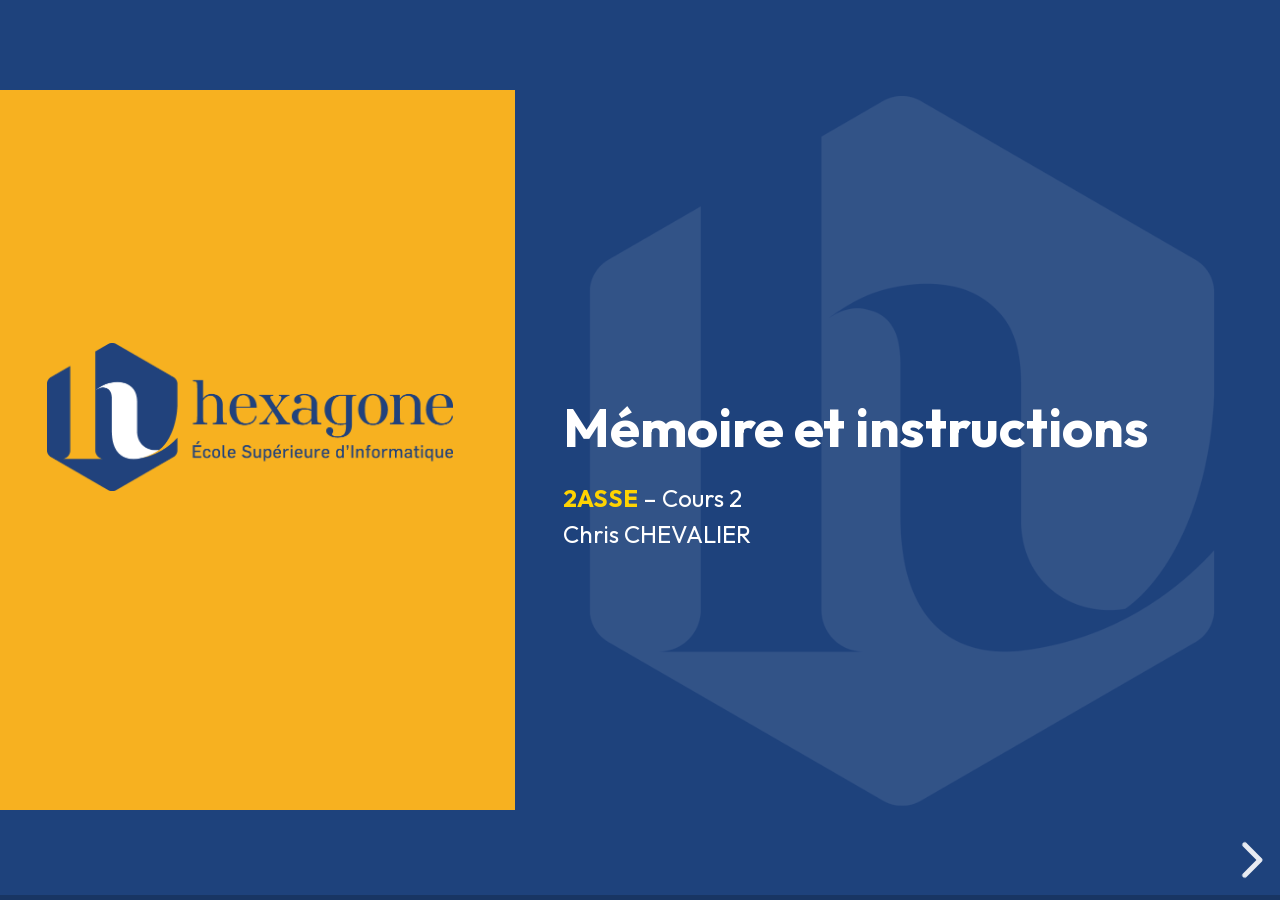
<file: cours/2-memoire-et-instructions.html>
<!doctype html>
<html lang="fr">
<head>
  <meta charset="utf-8">
  <meta name="viewport" content="width=device-width, initial-scale=1">
  <title>Mémoire et instructions – 2ASSE</title>
  <link rel="stylesheet" href="../assets/vendor/reveal/dist/reset.css">
  <link rel="stylesheet" href="../assets/vendor/reveal/dist/reveal.css">
  <link rel="stylesheet" href="../assets/css/hexagone.css">
  <link rel="stylesheet" href="../assets/css/asm.css">
</head>
<body data-pied="2ASSE – Architecture bas niveau et assembleur · Cours 2 – Mémoire et instructions">
<div class="reveal">
<div class="slides">

  <!-- ================================================================== -->
  <section data-layout="titre">
    <h1>Mémoire et instructions</h1>
    <div class="sous-titre">
      <span class="code-module">2ASSE</span> – Cours 2<br>
      Chris CHEVALIER
    </div>
  </section>

  <section data-layout="sommaire">
    <h1>Sommaire</h1>
    <ol>
      <li>La mémoire d'un programme</li>
      <li>Lire et écrire en mémoire</li>
      <li>Comparer et sauter</li>
      <li>La pile et les fonctions</li>
      <li>Appels système et interruptions</li>
      <li>Observer la mémoire dans GDB</li>
    </ol>
  </section>

  <!-- ================================================================== -->
  <!-- #1 LA MÉMOIRE D'UN PROGRAMME                                       -->
  <!-- ================================================================== -->
  <section data-layout="section">
    <div class="numero">#1</div>
    <h2>La mémoire d'un programme</h2>
    <div class="sous-titre">Mémoire et instructions</div>
  </section>

  <section>
    <h2>Une adresse, un octet</h2>
    <div class="corps">
      <div class="colonnes">
        <div>
          <ul class="dense">
            <li>La mémoire est une immense suite d'<strong>octets</strong> numérotés : ce numéro est l'<strong>adresse</strong></li>
            <li>Une adresse se note en hexadécimal : <code>0x402000</code></li>
            <li>Une valeur de plusieurs octets occupe des adresses consécutives, en <strong>petit-boutisme</strong></li>
            <li>Une <strong>étiquette</strong> (<code>grades</code>, <code>msg</code>) n'est qu'un nom donné à une adresse</li>
          </ul>
        </div>
        <div>
          <table class="indices">
            <tr><th>Adresse</th><td>0x402000</td><td>…01</td><td>…02</td><td>…03</td><td>…04</td></tr>
            <tr class="car"><th>Octet</th><td>0E</td><td>E8</td><td>03</td><td>00</td><td>00</td></tr>
          </table>
          <p class="petit">Ici, l'octet <code>grade</code> vaut 14 (<code>0x0E</code>) et le qword <code>total</code> commence à <code>0x402001</code> : <code>E8 03 00 …</code> se lit <code>0x3E8</code> = 1000.</p>
        </div>
      </div>
      <div class="encadre marine" style="margin-top: 10px;">
        Un <strong>pointeur</strong>, en C, n'est rien d'autre qu'une variable qui contient une adresse. En assembleur, tout registre peut jouer ce rôle.
      </div>
    </div>
  </section>

  <section>
    <h2>L'organisation d'un processus en mémoire</h2>
    <div class="corps">
      <div class="colonnes schema-texte" style="grid-template-columns: .8fr 1fr;">
        <svg viewBox="0 0 360 400" class="schema" role="img" aria-label="Organisation de la mémoire : code, données, bss, tas, espace libre et pile">
          <text x="10" y="18" class="texte-bus sombre" style="text-anchor: start;">adresses hautes</text>
          <rect x="10" y="28" width="240" height="56" rx="6" class="boite-marine"/>
          <text x="130" y="62" class="titre-boite clair">Pile (stack)</text>
          <text x="300" y="90" class="texte-boite">↓ grandit</text>
          <rect x="10" y="88" width="240" height="96" rx="6" class="boite-blanche" style="stroke-dasharray: 6 5;"/>
          <text x="130" y="142" class="texte-boite">espace libre</text>
          <text x="300" y="182" class="texte-boite">↑ grandit</text>
          <rect x="10" y="188" width="240" height="46" rx="6" class="boite-claire"/>
          <text x="130" y="217" class="texte-boite">Tas (heap)</text>
          <rect x="10" y="238" width="240" height="40" rx="6" class="boite-ambre"/>
          <text x="130" y="264" class="texte-boite">.bss</text>
          <rect x="10" y="282" width="240" height="40" rx="6" class="boite-ambre"/>
          <text x="130" y="308" class="texte-boite">.data</text>
          <rect x="10" y="326" width="240" height="40" rx="6" class="boite-marine"/>
          <text x="130" y="352" class="titre-boite clair">.text (code)</text>
          <text x="10" y="392" class="texte-bus sombre" style="text-anchor: start;">adresses basses (0x401000)</text>
        </svg>
        <div class="dense">
          <table class="serre">
            <tr><th>Zone</th><th>Contenu</th></tr>
            <tr><td><code>.text</code></td><td>les instructions, en lecture seule</td></tr>
            <tr><td><code>.data</code></td><td>les données initialisées (<code>db</code>, <code>dq</code>…)</td></tr>
            <tr><td><code>.bss</code></td><td>les données réservées, mises à zéro au lancement (<code>resb</code>, <code>resq</code>)</td></tr>
            <tr><td>tas</td><td>la mémoire demandée pendant l'exécution (<code>malloc</code> en C)</td></tr>
            <tr><td>pile</td><td>les adresses de retour, les variables locales, les sauvegardes de registres</td></tr>
          </table>
          <p class="petit muet">💡 Chaque processus a son propre <strong>espace d'adressage</strong> : ses adresses sont virtuelles et le système les traduit en adresses physiques. Deux programmes peuvent utiliser la même adresse sans se gêner.</p>
        </div>
      </div>
    </div>
    <aside class="notes">
      Sur un vrai programme lié dynamiquement, il y a aussi les bibliothèques et le placement aléatoire des zones (ASLR). Nos programmes NASM liés par ld commencent toujours à 0x401000.
    </aside>
  </section>

  <section>
    <h2>Déclarer des données</h2>
    <div class="corps">
      <div class="colonnes code-texte">
        <pre class="micro" data-titre="memory.asm" data-code="16"><code class="language-x86asm" data-trim>
; memory.asm : lire et écrire en mémoire
section .data
    grade   db 14               ; un octet initialisé
    total   dq 1000             ; huit octets initialisés

section .bss
    copy    resb 1              ; un octet réservé

section .text
    global _start

_start:
    mov al, [grade]             ; lit l'octet en grade
    add al, 2
    mov [copy], al              ; écrit 16 à l'adresse copy
    add qword [total], 5        ; total = 1005, en mémoire

    movzx rdi, byte [copy]      ; code de retour = 16
    mov rax, 60
    syscall
</code></pre>
        <div class="dense">
          <ul>
            <li><code>grade</code> vaut une <strong>adresse</strong> ; <code>[grade]</code> désigne la <strong>case mémoire</strong> à cette adresse</li>
            <li><code>resb 1</code> réserve un octet (<code>resq 4</code> : quatre qwords)</li>
            <li>Quand rien n'indique la taille, on la précise : <code>byte</code>, <code>word</code>, <code>dword</code>, <code>qword</code></li>
            <li><code>movzx</code> copie une petite valeur dans un grand registre en complétant par des zéros</li>
          </ul>
        </div>
      </div>
    </div>
    <aside class="notes">
      add [total], 5 seul est refusé par NASM : il ne sait pas combien d'octets modifier. D'où qword.
    </aside>
  </section>

  <!-- ================================================================== -->
  <!-- #2 LIRE ET ÉCRIRE EN MÉMOIRE                                       -->
  <!-- ================================================================== -->
  <section data-layout="section">
    <div class="numero">#2</div>
    <h2>Lire et écrire en mémoire</h2>
    <div class="sous-titre">Mémoire et instructions</div>
  </section>

  <section>
    <h2>Les modes d'adressage</h2>
    <div class="corps">
      <p>Entre crochets, x86-64 calcule une adresse de la forme <code>[base + index × échelle + déplacement]</code>, avec une échelle de 1, 2, 4 ou 8.</p>
      <table class="serre">
        <tr><th>Écriture</th><th>Adresse lue</th><th>Usage typique</th></tr>
        <tr><td><code>[grade]</code></td><td>l'adresse de l'étiquette</td><td>une variable</td></tr>
        <tr><td><code>[rsi]</code></td><td>l'adresse contenue dans <code>rsi</code></td><td>un pointeur</td></tr>
        <tr><td><code>[rsi + 3]</code></td><td><code>rsi</code> + 3</td><td>le 4<sup>e</sup> octet d'une chaîne</td></tr>
        <tr><td><code>[grades + rcx*8]</code></td><td><code>grades</code> + 8 × <code>rcx</code></td><td>l'élément n° <code>rcx</code> d'un tableau de qwords</td></tr>
        <tr><td><code>[rsp + 8]</code></td><td>8 octets au-dessus du sommet de pile</td><td>une valeur rangée sur la pile</td></tr>
      </table>
      <div class="colonnes" style="margin-top: 14px;">
        <div class="encadre"><code>mov rax, [rsi]</code> <strong>lit</strong> la mémoire à l'adresse <code>rsi</code>.</div>
        <div class="encadre"><code>lea rax, [rsi + 8]</code> <strong>calcule</strong> l'adresse sans rien lire : <code>rax = rsi + 8</code>.</div>
      </div>
      <p class="petit muet">💡 <code>lea</code> signifie <em>Load Effective Address</em> (charger l'adresse calculée).</p>
    </div>
  </section>

  <section>
    <h2>Les tableaux</h2>
    <div class="corps">
      <div class="colonnes">
        <div>
          <p>Un tableau est une suite d'éléments <strong>de même taille</strong>, rangés côte à côte.</p>
          <pre class="compact" data-titre="extrait" data-extrait><code class="language-x86asm" data-trim>
grades dq 12, 15, 9, 17, 14
</code></pre>
          <table class="indices">
            <tr><th>Indice</th><td>0</td><td>1</td><td>2</td><td>3</td><td>4</td></tr>
            <tr class="car"><th>Valeur</th><td>12</td><td>15</td><td>9</td><td>17</td><td>14</td></tr>
            <tr><th>Décalage</th><td>+0</td><td>+8</td><td>+16</td><td>+24</td><td>+32</td></tr>
          </table>
        </div>
        <div>
          <ul class="dense">
            <li>Adresse de l'élément <code>i</code> : <code>grades + i × taille</code></li>
            <li>Avec <code>dq</code>, la taille est 8 : <code>[grades + rcx*8]</code></li>
            <li>Avec <code>db</code>, la taille est 1 : <code>[grades + rcx]</code></li>
          </ul>
          <div class="encadre marine">
            Le processeur ne connaît <strong>ni la taille ni la fin</strong> d'un tableau. Lire <code>[grades + 5*8]</code> ne provoque aucune erreur : on lit simplement ce qui suit en mémoire.
          </div>
        </div>
      </div>
      <p class="petit muet">💡 Ce manque de contrôle est à l'origine des <strong>dépassements de tampon</strong> (<em>buffer overflow</em>), l'une des failles de sécurité les plus exploitées : écrire au-delà d'un tableau écrase ce qui le suit.</p>
    </div>
  </section>

  <!-- ================================================================== -->
  <!-- #3 COMPARER ET SAUTER                                              -->
  <!-- ================================================================== -->
  <section data-layout="section">
    <div class="numero">#3</div>
    <h2>Comparer et sauter</h2>
    <div class="sous-titre">Mémoire et instructions</div>
  </section>

  <section>
    <h2>Sauts et comparaisons</h2>
    <div class="corps">
      <div class="colonnes">
        <div>
          <ul class="dense">
            <li><code>jmp etiquette</code> : <strong>saut inconditionnel</strong>, <code>rip</code> prend l'adresse de l'étiquette</li>
            <li><code>cmp a, b</code> calcule <code>a − b</code> <strong>sans garder le résultat</strong> : seuls les indicateurs changent</li>
            <li>Un <strong>saut conditionnel</strong> lit ensuite les indicateurs et saute… ou continue à la ligne suivante</li>
            <li><code>test a, a</code> calcule un ET logique : pratique pour savoir si un registre vaut zéro</li>
          </ul>
        </div>
        <div>
          <table class="serre">
            <tr><th>Après <code>cmp a, b</code></th><th>Signé</th><th>Non signé</th></tr>
            <tr><td><code>a == b</code></td><td colspan="2" style="text-align: center;"><code>je</code> (ZF = 1)</td></tr>
            <tr><td><code>a != b</code></td><td colspan="2" style="text-align: center;"><code>jne</code> (ZF = 0)</td></tr>
            <tr><td><code>a &lt; b</code></td><td><code>jl</code></td><td><code>jb</code> (CF = 1)</td></tr>
            <tr><td><code>a &lt;= b</code></td><td><code>jle</code></td><td><code>jbe</code></td></tr>
            <tr><td><code>a &gt; b</code></td><td><code>jg</code></td><td><code>ja</code></td></tr>
            <tr><td><code>a &gt;= b</code></td><td><code>jge</code></td><td><code>jae</code></td></tr>
          </table>
          <p class="petit muet">💡 l = <em>less</em>, g = <em>greater</em> (signé) ; b = <em>below</em>, a = <em>above</em> (non signé) ; e = <em>equal</em>.</p>
        </div>
      </div>
    </div>
    <aside class="notes">
      Le choix signé ou non signé, c'est exactement le « c'est l'instruction qui décide de l'interprétation » du cours 1. Avec −1 (0xFF…), jl dit « plus petit que 0 » et jb dit « plus grand que tout ».
    </aside>
  </section>

  <section>
    <h2>Une condition : si… sinon…</h2>
    <div class="corps">
      <div class="colonnes code-texte">
        <pre class="micro" style="font-size: 12px; line-height: 1.28;" data-titre="passed.asm" data-code="0" data-sortie="Admis\n"><code class="language-x86asm" data-trim>
; passed.asm : « Admis » ou « Ajourné »
section .data
    average dq 11
    ok      db "Admis", 10
    ok_len  equ $ - ok
    ko      db "Ajourné", 10
    ko_len  equ $ - ko
section .text
    global _start
_start:
    mov rax, [average]
    cmp rax, 10
    jl failed           ; si average < 10
    mov rsi, ok         ; sinon : « Admis »
    mov rdx, ok_len
    jmp display         ; saute le bloc « sinon »
failed:
    mov rsi, ko
    mov rdx, ko_len
display:
    mov rax, 1          ; write
    mov rdi, 1
    syscall
    mov rax, 60
    xor rdi, rdi
    syscall
</code></pre>
        <div class="dense">
          <pre class="compact" data-titre="en pseudo-code" data-extrait><code class="language-plaintext" data-trim>
SI average < 10 ALORS
    message ← "Ajourné"
SINON
    message ← "Admis"
FIN SI
AFFICHER message
</code></pre>
          <ul>
            <li>Le saut conditionnel teste la condition <strong>inverse</strong> pour sauter au bloc « sinon »</li>
            <li>Sans le <code>jmp display</code>, le bloc « Admis » continuerait dans le bloc « Ajourné »</li>
          </ul>
        </div>
      </div>
    </div>
  </section>

  <section>
    <h2>Une boucle : additionner un tableau</h2>
    <div class="corps">
      <div class="colonnes code-texte">
        <pre class="micro" data-titre="sum.asm" data-code="67"><code class="language-x86asm" data-trim>
; sum.asm : additionne les notes d'un tableau
section .data
    grades  dq 12, 15, 9, 17, 14    ; 5 qwords
    count   equ 5

section .text
    global _start

_start:
    xor rax, rax                ; rax = somme
    xor rcx, rcx                ; rcx = indice
next:
    add rax, [grades + rcx*8]   ; élément n° rcx
    inc rcx
    cmp rcx, count
    jl next                     ; tant que rcx < 5

    mov rdi, rax                ; 67
    mov rax, 60
    syscall
</code></pre>
        <div class="dense">
          <pre class="compact" data-titre="en pseudo-code" data-extrait><code class="language-plaintext" data-trim>
somme ← 0
i ← 0
RÉPÉTER
    somme ← somme + grades[i]
    i ← i + 1
TANT QUE i < 5
</code></pre>
          <ul>
            <li>Une boucle est un <strong>saut vers l'arrière</strong></li>
            <li>Ici, le test est en bas : le corps s'exécute au moins une fois</li>
            <li><code>count equ 5</code> est une <strong>constante</strong> : elle n'occupe aucune place en mémoire</li>
          </ul>
        </div>
      </div>
    </div>
  </section>

  <section>
    <h2>Que renvoie ce programme ?</h2>
    <div class="corps">
      <div class="colonnes code-texte">
        <pre class="micro" data-titre="quiz_loop.asm" data-code="4"><code class="language-x86asm" data-trim>
section .data
    values  db 3, 250, 7, 1

section .text
    global _start

_start:
    xor rdi, rdi
    xor rcx, rcx
again:
    movzx rax, byte [values + rcx]
    cmp al, 5
    jae skip
    add rdi, rax
skip:
    inc rcx
    cmp rcx, 4
    jne again

    mov rax, 60
    syscall
</code></pre>
        <div>
          <p class="petit"><strong>1.</strong> Quel code de retour ? <strong>2.</strong> Et si l'on remplace <code>jae</code> par <code>jge</code> ?</p>
          <div class="reponse fragment">La boucle parcourt les 4 octets de <code>values</code> (indice + 1 : ce sont des <code>db</code>) et additionne ceux qui ne sont pas sautés.</div>
          <div class="reponse fragment"><strong>1.</strong> <code>jae</code> compare en non signé : 250 et 7 sont ≥ 5, donc sautés. Code de retour 3 + 1 = <strong>4</strong>.</div>
          <div class="reponse fragment"><strong>2.</strong> <code>jge</code> compare en signé : l'octet 250 (<code>0xFA</code>) se lit −6, qui est &lt; 5. Il est ajouté : 3 + 250 + 1 = <strong>254</strong>.</div>
        </div>
      </div>
    </div>
    <aside class="notes">
      Les deux versions ont été exécutées. Le piège est le même que pour les indicateurs du cours 1 : un octet n'a pas de signe, c'est l'instruction qui l'interprète.
    </aside>
  </section>

  <!-- ================================================================== -->
  <!-- #4 LA PILE ET LES FONCTIONS                                        -->
  <!-- ================================================================== -->
  <section data-layout="section">
    <div class="numero">#4</div>
    <h2>La pile et les fonctions</h2>
    <div class="sous-titre">Mémoire et instructions</div>
  </section>

  <section>
    <h2>La pile</h2>
    <div class="corps">
      <div class="colonnes code-texte">
        <pre class="micro" data-titre="stack.asm" data-code="21"><code class="language-x86asm" data-trim>
; stack.asm : push et pop sur la pile
section .text
    global _start

_start:
    mov rax, 1
    mov rbx, 2
    push rax            ; la pile contient 1
    push rbx            ; 1 puis 2 au sommet
    pop rax             ; rax = 2 (dernier entré)
    pop rbx             ; rbx = 1

    imul rdi, rax, 10   ; rdi = 20
    add rdi, rbx        ; rdi = 21
    mov rax, 60
    syscall
</code></pre>
        <div class="dense">
          <ul>
            <li>La <strong>pile</strong> est une zone de mémoire gérée en « dernier entré, premier sorti », comme une pile d'assiettes</li>
            <li><code>rsp</code> contient l'adresse du <strong>sommet</strong></li>
            <li><code>push rax</code> : <code>rsp</code> diminue de 8, puis <code>rax</code> est écrit à l'adresse <code>rsp</code></li>
            <li><code>pop rax</code> : la valeur au sommet est lue dans <code>rax</code>, puis <code>rsp</code> augmente de 8</li>
          </ul>
          <div class="encadre marine">La pile grandit vers les <strong>adresses basses</strong>. Chaque <code>push</code> doit avoir son <code>pop</code>.</div>
        </div>
      </div>
    </div>
  </section>

  <section>
    <h2>Appeler une fonction : <code>call</code> et <code>ret</code></h2>
    <div class="corps">
      <div class="colonnes code-texte">
        <pre class="micro" data-titre="square.asm" data-code="58"><code class="language-x86asm" data-trim>
; square.asm : une fonction appelée avec call et ret
section .text
    global _start

; square : renvoie dans rax le carré de rdi
square:
    mov rax, rdi
    imul rax, rdi
    ret                 ; revient juste après le call

_start:
    mov rdi, 7
    call square         ; rax = 49
    mov rbx, rax
    mov rdi, 3
    call square         ; rax = 9
    add rbx, rax        ; rbx = 58

    mov rdi, rbx
    mov rax, 60
    syscall
</code></pre>
        <div class="dense">
          <ul>
            <li><code>call square</code> <strong>empile l'adresse de retour</strong> (celle de l'instruction suivante), puis saute à <code>square</code></li>
            <li><code>ret</code> <strong>dépile</strong> cette adresse dans <code>rip</code> : l'exécution reprend après le <code>call</code></li>
            <li>Une même fonction peut ainsi être appelée depuis plusieurs endroits</li>
          </ul>
          <div class="encadre marine">
            L'adresse de retour est rangée <strong>sur la pile</strong>, juste à côté des variables locales. Un dépassement de tampon qui l'écrase permet de choisir où <code>ret</code> va sauter.
          </div>
        </div>
      </div>
    </div>
    <aside class="notes">
      C'est la base de l'exploitation des dépassements de tampon, montrée au cours 3. Faire le lien avec « celui qui contrôle rip contrôle le programme ».
    </aside>
  </section>

  <section>
    <h2>La convention d'appel</h2>
    <div class="corps">
      <p>Pour que des fonctions écrites par des personnes différentes (ou par un compilateur C) fonctionnent ensemble, Linux suit la convention <strong>System V AMD64</strong>.</p>
      <table class="serre">
        <tr><th>Rôle</th><th>Registres</th></tr>
        <tr><td>Arguments 1 à 6</td><td><code>rdi</code>, <code>rsi</code>, <code>rdx</code>, <code>rcx</code>, <code>r8</code>, <code>r9</code> (les suivants sur la pile)</td></tr>
        <tr><td>Valeur de retour</td><td><code>rax</code></td></tr>
        <tr><td>Peuvent être modifiés par la fonction</td><td><code>rax</code>, <code>rcx</code>, <code>rdx</code>, <code>rsi</code>, <code>rdi</code>, <code>r8</code> à <code>r11</code></td></tr>
        <tr><td>Doivent être <strong>préservés</strong> par la fonction</td><td><code>rbx</code>, <code>rbp</code>, <code>r12</code> à <code>r15</code> (et <code>rsp</code>)</td></tr>
      </table>
      <div class="colonnes" style="margin-top: 14px;">
        <div class="encadre">Une fonction qui utilise <code>rbx</code> le sauvegarde d'abord : <code>push rbx</code> au début, <code>pop rbx</code> avant <code>ret</code>.</div>
        <div class="encadre">Les appels système utilisent presque les mêmes registres, mais <code>r10</code> remplace <code>rcx</code>.</div>
      </div>
    </div>
  </section>

  <!-- ================================================================== -->
  <!-- #5 APPELS SYSTÈME ET INTERRUPTIONS                                 -->
  <!-- ================================================================== -->
  <section data-layout="section">
    <div class="numero">#5</div>
    <h2>Appels système et interruptions</h2>
    <div class="sous-titre">Mémoire et instructions</div>
  </section>

  <section>
    <h2>Mode utilisateur et mode noyau</h2>
    <div class="corps">
      <div class="colonnes">
        <div>
          <ul class="dense">
            <li>Le processeur a plusieurs <strong>niveaux de privilège</strong>. Nos programmes tournent en <strong>mode utilisateur</strong> : ils n'ont pas accès directement au matériel</li>
            <li>Le <strong>noyau</strong> du système tourne en <strong>mode noyau</strong> : il gère la mémoire, les fichiers, l'écran, le réseau</li>
            <li>L'instruction <code>syscall</code> fait passer le processeur en mode noyau, à une adresse fixée par le noyau, puis <code>sysret</code> le ramène dans le programme</li>
          </ul>
        </div>
        <div>
          <table class="serre">
            <tr><th>Étape</th><th>Qui ?</th><th>Quoi ?</th></tr>
            <tr><td>1</td><td>Programme</td><td>prépare <code>rax</code>, <code>rdi</code>, <code>rsi</code>…</td></tr>
            <tr><td>2</td><td>Programme</td><td>exécute <code>syscall</code></td></tr>
            <tr><td>3</td><td><strong>Noyau</strong></td><td>vérifie la demande, agit, met le résultat dans <code>rax</code></td></tr>
            <tr><td>4</td><td>Programme</td><td>reprend à l'instruction suivante</td></tr>
          </table>
          <p class="petit" style="margin-top: 14px;">Le noyau <strong>vérifie</strong> chaque demande : un programme ne peut pas écrire dans un fichier protégé ou lire la mémoire d'un autre programme.</p>
        </div>
      </div>
      <p class="petit muet">En x86 32 bits, on passait par l'interruption logicielle <code>int 0x80</code>, avec d'autres numéros d'appels. On la rencontre encore dans de vieux tutoriels : ne la mélangez pas avec <code>syscall</code>.</p>
    </div>
  </section>

  <section>
    <h2>Les interruptions</h2>
    <div class="corps">
      <p>Une <strong>interruption</strong> suspend le programme en cours pour faire exécuter au processeur une routine du noyau, puis le reprend.</p>
      <table class="serre">
        <tr><th>Origine</th><th>Exemples</th><th>Ce qui se passe</th></tr>
        <tr><td><strong>Matérielle</strong></td><td>touche du clavier, horloge, carte réseau</td><td>le noyau traite l'événement puis reprend le programme, qui ne s'aperçoit de rien</td></tr>
        <tr><td><strong>Exception</strong> (causée par l'instruction)</td><td>division par zéro, accès à une adresse interdite</td><td>le noyau envoie un <strong>signal</strong> au programme, qui est tué par défaut</td></tr>
        <tr><td><strong>Logicielle</strong> (demandée)</td><td><code>syscall</code>, <code>int 0x80</code></td><td>le noyau rend le service demandé</td></tr>
      </table>
      <div class="colonnes" style="margin-top: 14px;">
        <div class="encadre"><code>Segmentation fault</code> : signal SIGSEGV (n° 11), code de retour 128 + 11 = <strong>139</strong>.</div>
        <div class="encadre"><code>Floating point exception</code> : signal SIGFPE (n° 8) après une division par zéro, code <strong>136</strong>.</div>
      </div>
      <p class="petit muet">L'interruption d'horloge permet au noyau de reprendre la main régulièrement pour partager le processeur entre les programmes.</p>
    </div>
  </section>

  <section>
    <h2>Lire au clavier</h2>
    <div class="corps">
      <div class="colonnes code-texte">
        <pre class="micro" data-titre="echo.asm" data-code="0" data-entree="Cosmo\n" data-sortie="Cosmo\n"><code class="language-x86asm" data-trim>
; echo.asm : lit une ligne et la réaffiche
section .bss
    buffer  resb 64             ; 64 octets pour la saisie

section .text
    global _start

_start:
    mov rax, 0                  ; read
    mov rdi, 0                  ; entrée standard
    mov rsi, buffer             ; où ranger les octets lus
    mov rdx, 64                 ; au plus 64 octets
    syscall                     ; rax = nombre d'octets lus

    mov rdx, rax                ; longueur lue
    mov rax, 1                  ; write
    mov rdi, 1
    mov rsi, buffer
    syscall

    mov rax, 60
    xor rdi, rdi
    syscall
</code></pre>
        <div class="dense">
          <ul>
            <li><code>read</code> attend que l'utilisateur valide avec <kbd>Entrée</kbd></li>
            <li>Il renvoie dans <code>rax</code> le <strong>nombre d'octets lus</strong>, saut de ligne compris : <code>Cosmo</code> donne 6</li>
            <li>Le texte n'est pas terminé par un zéro : seule la longueur renvoyée indique sa fin</li>
          </ul>
          <div class="encadre marine"><code>rdx</code> limite la lecture à la taille du tampon. Avec une valeur plus grande que <code>resb</code>, la saisie déborderait sur la mémoire voisine.</div>
        </div>
      </div>
    </div>
  </section>

  <!-- ================================================================== -->
  <!-- #6 OBSERVER LA MÉMOIRE DANS GDB                                    -->
  <!-- ================================================================== -->
  <section data-layout="section">
    <div class="numero">#6</div>
    <h2>Observer la mémoire dans GDB</h2>
    <div class="sous-titre">Mémoire et instructions</div>
  </section>

  <section>
    <h2>La commande <code>x</code> (<em>examine</em>)</h2>
    <div class="corps">
      <p><code>x/NFT adresse</code> affiche <strong>N</strong> éléments, au format <strong>F</strong>, de taille <strong>T</strong>, à partir d'une adresse.</p>
      <div class="colonnes">
        <table class="serre">
          <tr><th>Format F</th><th>Taille T</th></tr>
          <tr><td><code>x</code> hexadécimal</td><td><code>b</code> octet</td></tr>
          <tr><td><code>d</code> décimal signé, <code>u</code> non signé</td><td><code>h</code> 2 octets</td></tr>
          <tr><td><code>c</code> caractère, <code>s</code> chaîne</td><td><code>w</code> 4 octets</td></tr>
          <tr><td><code>i</code> instruction</td><td><code>g</code> 8 octets</td></tr>
        </table>
        <table class="serre">
          <tr><th>Exemple</th><th>Affiche</th></tr>
          <tr><td><code>x/5dg &amp;grades</code></td><td>les 5 qwords du tableau en décimal</td></tr>
          <tr><td><code>x/8xb &amp;grades</code></td><td>les 8 premiers octets, en hexadécimal</td></tr>
          <tr><td><code>x/s &amp;msg</code></td><td>la chaîne qui commence à <code>msg</code></td></tr>
          <tr><td><code>x/3i $rip</code></td><td>les 3 prochaines instructions</td></tr>
          <tr><td><code>x/2xg $rsp</code></td><td>les 2 qwords au sommet de la pile</td></tr>
        </table>
      </div>
      <p class="petit muet">Le <code>&amp;</code> demande l'adresse de l'étiquette, comme en C. <code>p/x $rsp</code> affiche l'adresse du sommet de pile.</p>
    </div>
  </section>

  <section>
    <h2>Voir l'adresse de retour</h2>
    <div class="corps">
      <div class="colonnes texte-code" style="grid-template-columns: .8fr 1.4fr;">
        <div class="dense">
          <ol>
            <li>On s'arrête au début de <code>square</code>, juste après le premier <code>call</code></li>
            <li>Le sommet de la pile contient <code>0x401012</code></li>
            <li>C'est l'adresse de <code>mov rbx, rax</code>, l'instruction qui suit le <code>call</code> : <code>ret</code> y reviendra</li>
          </ol>
          <p class="petit muet">💡 <code>bt</code> (<em>backtrace</em>) affiche la chaîne des appels en cours.</p>
        </div>
        <pre class="terminal mini" data-titre="Terminal"><code class="language-plaintext" data-trim>
$ gdb -q ./square
Reading symbols from ./square...
(gdb) break square
Breakpoint 1 at 0x401000: file square.asm, line 7.
(gdb) run
Starting program: /workspaces/2asse-nom-prenom/tp2/square

Breakpoint 1, square () at square.asm:7
7           mov rax, rdi
(gdb) x/xg $rsp
0x7fffffffde08: 0x0000000000401012
(gdb) x/i 0x401012
   0x401012 &lt;_start+10&gt;:    mov    rbx,rax
</code></pre>
      </div>
    </div>
    <aside class="notes">
      L'adresse de la pile (0x7fffffffde08 dans le Codespace de test) peut varier ; l'adresse de retour, elle, est toujours 0x401012. Sortie vérifiée dans un Codespace le 17/11.
    </aside>
  </section>

  <section>
    <h2>À retenir</h2>
    <div class="corps">
      <div class="colonnes">
        <ul class="dense">
          <li>Un processus : <code>.text</code>, <code>.data</code>, <code>.bss</code>, tas et pile, dans son propre espace d'adressage</li>
          <li><code>[adresse]</code> désigne une case mémoire ; <code>[base + index*échelle + déplacement]</code> parcourt un tableau</li>
          <li>Le processeur ne vérifie jamais les bornes d'un tableau</li>
          <li><code>cmp</code> puis un saut conditionnel : <code>jl</code>/<code>jg</code> en signé, <code>jb</code>/<code>ja</code> en non signé</li>
        </ul>
        <ul class="dense">
          <li>La pile grandit vers le bas : <code>push</code>, <code>pop</code>, <code>rsp</code></li>
          <li><code>call</code> empile l'adresse de retour, <code>ret</code> la dépile dans <code>rip</code></li>
          <li>Convention System V : arguments dans <code>rdi</code>, <code>rsi</code>, <code>rdx</code>…, retour dans <code>rax</code></li>
          <li>Interruptions matérielles, exceptions (SIGSEGV, SIGFPE) et appels système</li>
        </ul>
      </div>
      <div class="encadre marine" style="margin-top: 14px;">À vous : le <strong>TP2 – Boucles, tableaux et fonctions</strong>.</div>
    </div>
  </section>

  <section data-layout="titre">
    <h1>Des questions ?</h1>
    <div class="sous-titre">
      Chris CHEVALIER<br>
      chris.chevalier@ecole-hexagone.com
    </div>
  </section>

</div>
</div>

<script src="../assets/vendor/reveal/dist/reveal.js"></script>
<script src="../assets/vendor/reveal/plugin/highlight/highlight.js"></script>
<script src="../assets/vendor/reveal/plugin/notes/notes.js"></script>
<script src="../assets/js/hexagone.js"></script>
</body>
</html>
</file>
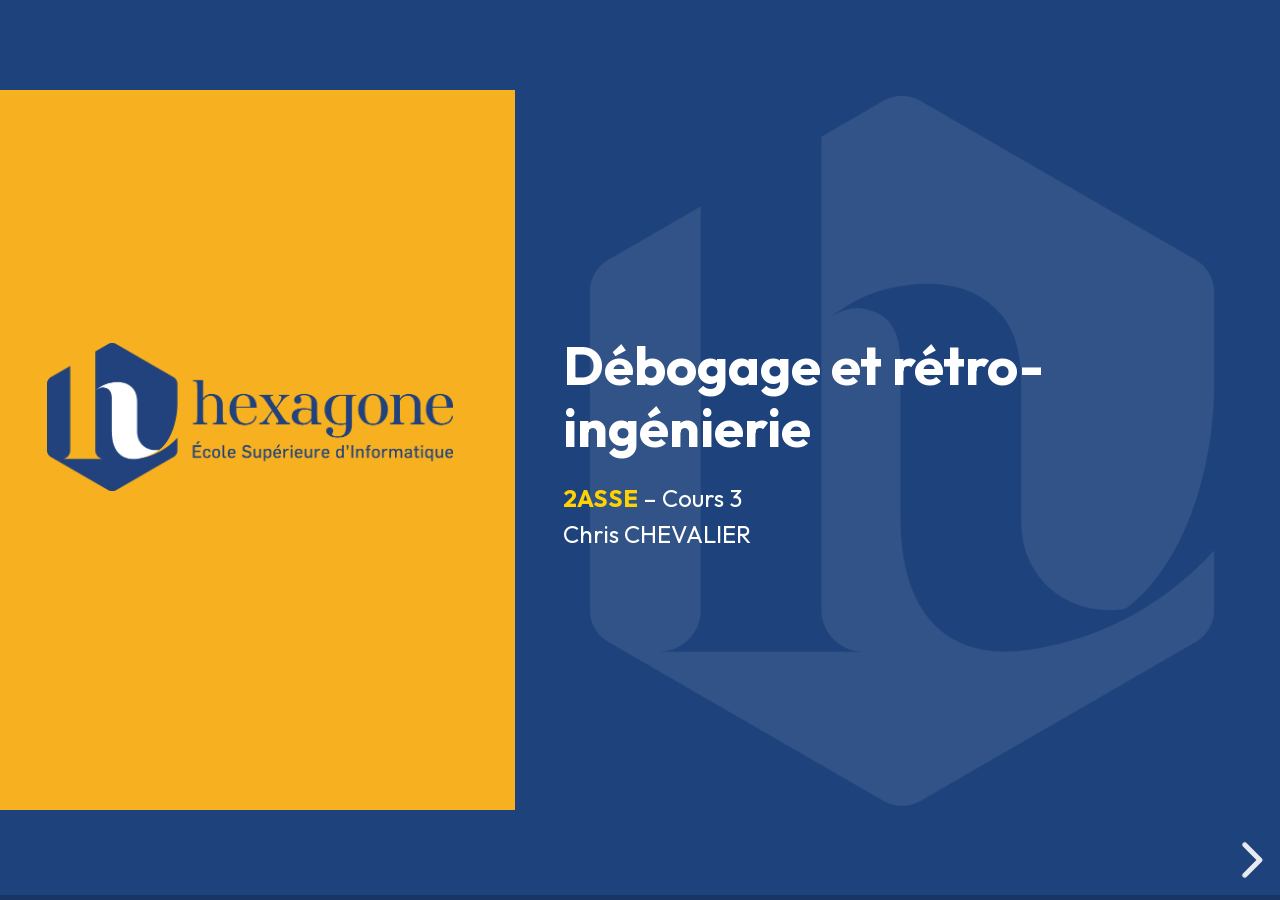
<file: cours/3-debogage-et-retro-ingenierie.html>
<!doctype html>
<html lang="fr">
<head>
  <meta charset="utf-8">
  <meta name="viewport" content="width=device-width, initial-scale=1">
  <title>Débogage et rétro-ingénierie – 2ASSE</title>
  <link rel="stylesheet" href="../assets/vendor/reveal/dist/reset.css">
  <link rel="stylesheet" href="../assets/vendor/reveal/dist/reveal.css">
  <link rel="stylesheet" href="../assets/css/hexagone.css">
  <link rel="stylesheet" href="../assets/css/asm.css">
</head>
<body data-pied="2ASSE – Architecture bas niveau et assembleur · Cours 3 – Débogage et rétro-ingénierie">
<div class="reveal">
<div class="slides">

  <!-- ================================================================== -->
  <section data-layout="titre">
    <h1>Débogage et rétro-ingénierie</h1>
    <div class="sous-titre">
      <span class="code-module">2ASSE</span> – Cours 3<br>
      Chris CHEVALIER
    </div>
  </section>

  <section data-layout="sommaire">
    <h1>Sommaire</h1>
    <ol>
      <li>GDB en profondeur</li>
      <li>Du C à l'assembleur</li>
      <li>Analyser un binaire inconnu</li>
      <li>Le dépassement de tampon</li>
      <li>Le cadre légal</li>
    </ol>
  </section>

  <!-- ================================================================== -->
  <!-- #1 GDB EN PROFONDEUR                                               -->
  <!-- ================================================================== -->
  <section data-layout="section">
    <div class="numero">#1</div>
    <h2>GDB en profondeur</h2>
    <div class="sous-titre">Débogage et rétro-ingénierie</div>
  </section>

  <section>
    <h2>Avancer dans un programme</h2>
    <div class="corps">
      <table class="serre">
        <tr><th>Commande</th><th>Effet</th></tr>
        <tr><td><code>break *0x401216</code></td><td>point d'arrêt sur une <strong>adresse</strong> précise (le <code>*</code> est obligatoire)</td></tr>
        <tr><td><code>info breakpoints</code> / <code>delete 2</code></td><td>liste les points d'arrêt / supprime le n° 2</td></tr>
        <tr><td><code>si</code> / <code>ni</code></td><td>une instruction ; <code>ni</code> exécute un <code>call</code> d'un coup, sans entrer dans la fonction</td></tr>
        <tr><td><code>finish</code></td><td>termine la fonction en cours et s'arrête juste après son <code>call</code></td></tr>
        <tr><td><code>continue</code></td><td>reprend jusqu'au prochain point d'arrêt</td></tr>
        <tr><td><code>disassemble check</code></td><td>désassemble une fonction ; <code>=&gt;</code> marque l'instruction courante</td></tr>
        <tr><td><code>display/i $rip</code></td><td>affiche automatiquement la prochaine instruction après chaque pas</td></tr>
        <tr><td><code>watch *(long*)0x402000</code></td><td><strong>point de surveillance</strong> : arrête le programme quand cette case mémoire change</td></tr>
      </table>
      <p class="petit muet">Sur un programme compilé en C, <code>ni</code> évite d'entrer dans <code>printf</code> ou <code>strlen</code>, ces fonctions de la bibliothèque standard qui comptent des centaines d'instructions.</p>
    </div>
  </section>

  <section>
    <h2>Modifier un programme pendant son exécution</h2>
    <div class="corps">
      <div class="colonnes">
        <div>
          <p>GDB ne se contente pas d'observer : il peut <strong>changer l'état</strong> du processus.</p>
          <table class="serre">
            <tr><th>Commande</th><th>Effet</th></tr>
            <tr><td><code>set $rax = 1</code></td><td>change un registre</td></tr>
            <tr><td><code>set $rip = 0x401268</code></td><td>saute ailleurs</td></tr>
            <tr><td><code>set {char}0x404040 = 'A'</code></td><td>écrit un octet en mémoire</td></tr>
            <tr><td><code>call (int)puts("Coucou")</code></td><td>appelle une fonction</td></tr>
          </table>
        </div>
        <div>
          <div class="encadre marine">
            Une vérification de mot de passe se termine presque toujours par un saut conditionnel. Il suffit de changer le résultat d'une comparaison (<code>set $rax</code>, ou l'indicateur ZF) pour passer de l'autre côté.
          </div>
          <p class="petit">Conséquence : une protection qui s'exécute <strong>sur la machine de l'utilisateur</strong> peut toujours être contournée par cet utilisateur. Les vraies vérifications se font sur un serveur.</p>
          <p class="petit muet"><code>set $eflags |= 0x40</code> met ZF à 1 (ZF est le bit n° 6 de <code>eflags</code>).</p>
        </div>
      </div>
    </div>
  </section>

  <!-- ================================================================== -->
  <!-- #2 DU C À L'ASSEMBLEUR                                             -->
  <!-- ================================================================== -->
  <section data-layout="section">
    <div class="numero">#2</div>
    <h2>Du C à l'assembleur</h2>
    <div class="sous-titre">Débogage et rétro-ingénierie</div>
  </section>

  <section>
    <h2>Ce que produit un compilateur</h2>
    <div class="corps">
      <div class="colonnes">
        <div>
          <pre class="mini" data-titre="bonus.c" data-extrait><code class="language-c" data-trim>
int add_bonus(int grade)
{
    int bonus = 2;
    return grade + bonus;
}

int main(void)
{
    return add_bonus(14);
}
</code></pre>
          <pre class="terminal mini" data-titre="Terminal" data-extrait><code class="language-plaintext" data-trim>
$ gcc -O0 -S -masm=intel bonus.c
</code></pre>
          <p class="petit muet" style="margin: 0;">💡 <code>-S</code> s'arrête à l'assembleur (fichier <code>bonus.s</code>), <code>-masm=intel</code> choisit la syntaxe du cours, <code>-O0</code> désactive l'optimisation.</p>
        </div>
        <div>
          <pre class="mini" data-titre="bonus.s (extrait)" data-extrait><code class="language-x86asm" data-trim>
add_bonus:
    push    rbp
    mov     rbp, rsp
    mov     DWORD PTR -20[rbp], edi
    mov     DWORD PTR -4[rbp], 2
    mov     edx, DWORD PTR -20[rbp]
    mov     eax, DWORD PTR -4[rbp]
    add     eax, edx
    pop     rbp
    ret
main:
    push    rbp
    mov     rbp, rsp
    mov     edi, 14
    call    add_bonus
    pop     rbp
    ret
</code></pre>
        </div>
      </div>
    </div>
    <aside class="notes">
      On reconnaît tout : l'argument arrive dans edi (convention System V, int = 32 bits), le résultat repart dans eax, call et ret.
      -20[rbp] est l'écriture de gcc pour [rbp - 20].
    </aside>
  </section>

  <section>
    <h2>Lire une fonction compilée</h2>
    <div class="corps">
      <div class="colonnes">
        <div>
          <ul class="dense">
            <li><strong>Prologue</strong> : <code>push rbp</code> puis <code>mov rbp, rsp</code>. <code>rbp</code> devient le repère fixe de la fonction</li>
            <li><strong>Variables locales</strong> : sur la pile, sous <code>rbp</code>. Ici <code>bonus</code> est en <code>[rbp - 4]</code> et la copie de <code>grade</code> en <code>[rbp - 20]</code></li>
            <li><strong>Épilogue</strong> : <code>pop rbp</code> (ou <code>leave</code>) puis <code>ret</code></li>
            <li><code>DWORD PTR</code> : la taille de la case, comme <code>dword</code> en NASM. Un <code>int</code> fait 4 octets</li>
          </ul>
        </div>
        <div>
          <p><strong>Avec l'optimisation</strong> (<code>gcc -O2</code>) :</p>
          <pre class="compact" data-titre="bonus.s optimisé (extrait)" data-extrait><code class="language-x86asm" data-trim>
add_bonus:
    lea     eax, 2[rdi]
    ret
main:
    mov     eax, 16
    ret
</code></pre>
          <p class="petit">Le compilateur a supprimé la variable, calculé <code>14 + 2</code> d'avance et même évité l'appel. Un binaire optimisé ressemble beaucoup moins à son code source.</p>
        </div>
      </div>
    </div>
  </section>

  <section>
    <h2>Les astuces des compilateurs</h2>
    <div class="corps">
      <p>Pour aller plus vite, les compilateurs remplacent les opérations coûteuses par des équivalents. Il faut savoir les reconnaître.</p>
      <table class="serre">
        <tr><th>Code machine</th><th>Signification</th><th>Pourquoi</th></tr>
        <tr><td><code>xor eax, eax</code></td><td><code>eax = 0</code></td><td>instruction plus courte que <code>mov eax, 0</code></td></tr>
        <tr><td><code>lea eax, [rdi + rdi*2]</code></td><td><code>eax = rdi × 3</code></td><td><code>lea</code> calcule sans toucher aux indicateurs</td></tr>
        <tr><td><code>shl rax, 5</code> puis <code>sub rax, rdx</code></td><td><code>rax = rdx × 32 − rdx</code> = <code>rdx × 31</code></td><td>un décalage est plus rapide qu'une multiplication</td></tr>
        <tr><td><code>mul</code> par une grande constante puis <code>shr</code></td><td>une <strong>division</strong> par une constante</td><td><code>div</code> est très lente : on multiplie par l'inverse</td></tr>
        <tr><td><code>test eax, eax</code> puis <code>je</code></td><td>« si <code>eax</code> vaut 0 »</td><td>plus court qu'un <code>cmp eax, 0</code></td></tr>
      </table>
      <p class="petit muet">Décaler de <code>n</code> bits vers la gauche multiplie par 2<sup>n</sup> : <code>shl rax, 5</code> multiplie par 32.</p>
    </div>
  </section>

  <!-- ================================================================== -->
  <!-- #3 ANALYSER UN BINAIRE INCONNU                                     -->
  <!-- ================================================================== -->
  <section data-layout="section">
    <div class="numero">#3</div>
    <h2>Analyser un binaire inconnu</h2>
    <div class="sous-titre">Débogage et rétro-ingénierie</div>
  </section>

  <section>
    <h2>Une démarche en trois temps</h2>
    <div class="corps">
      <div class="frise">
        <div class="etape"><div class="date">1. Reconnaître</div><ul><li><code>file</code> : type, architecture</li><li><code>strings</code> : textes lisibles</li><li><code>nm</code> : noms des fonctions</li></ul></div>
        <div class="etape"><div class="date">2. Analyse statique</div><ul><li><code>objdump -d -M intel</code> : désassembler sans exécuter</li><li>repérer les comparaisons et les sauts</li></ul></div>
        <div class="etape marine"><div class="date">3. Analyse dynamique</div><ul><li>GDB : exécuter, s'arrêter, observer les registres et la mémoire</li><li>vérifier ses hypothèses</li></ul></div>
      </div>
      <div class="colonnes" style="margin-top: 10px;">
        <div class="encadre">Commencez toujours par le plus simple : un mot de passe en clair se trouve en une commande avec <code>strings</code>.</div>
        <div class="encadre">Notez au fur et à mesure ce que vous trouvez : adresses, valeurs, hypothèses. C'est votre compte rendu.</div>
      </div>
      <p class="petit muet" style="margin: 4px 0 0;">Outils professionnels : <a href="https://ghidra-sre.org/" target="_blank">Ghidra</a> (libre, publié par la NSA), <a href="https://rizin.re/" target="_blank">Rizin et Cutter</a> (libres), IDA (commercial). Ils reconstruisent même un pseudo-code C.</p>
    </div>
  </section>

  <section>
    <h2>Reconnaître le terrain</h2>
    <div class="corps">
      <pre class="terminal compact" data-titre="Terminal"><code class="language-plaintext" data-trim>
$ file pin
pin: ELF 64-bit LSB executable, x86-64, version 1 (SYSV), dynamically linked, ...
$ strings pin | grep -i acc
Accès autorisé
Accès refusé
$ nm pin | grep " T "
0000000000401196 T main
</code></pre>
      <ul class="dense">
        <li><code>file</code> : un exécutable x86-64 <strong>lié dynamiquement</strong>. Il utilise la bibliothèque C du système (<code>printf</code>, <code>scanf</code>…)</li>
        <li><code>strings</code> : les messages affichés trahissent le rôle du programme. Ici, un contrôle d'accès</li>
        <li><code>nm</code> : la liste des <strong>symboles</strong> (noms de fonctions et de variables). <code>T</code> désigne une fonction du code</li>
      </ul>
      <p class="petit muet">💡 Un binaire peut être <strong>« strippé »</strong> (<code>strip</code>) : ses symboles sont supprimés et <code>nm</code> n'affiche plus rien. L'analyse reste possible, mais plus longue.</p>
    </div>
  </section>

  <section>
    <h2>Trouver le code PIN</h2>
    <div class="corps">
      <div class="colonnes texte-code" style="grid-template-columns: .85fr 1.3fr;">
        <div class="dense">
          <ul>
            <li><code>scanf</code> range le nombre saisi en <code>[rbp-0xc]</code></li>
            <li>Ce nombre est comparé à <code>0x1092</code></li>
            <li>S'il est différent (<code>jne</code>), on saute au message « Accès refusé »</li>
          </ul>
          <div class="encadre marine"><code>0x1092</code> = 4096 + 144 + 2 = <strong>4242</strong> : le code PIN.</div>
          <p class="petit muet">Les lignes <code>fs:0x28</code> du début et de la fin de <code>main</code> sont le <strong>canari</strong> de pile, une protection présentée plus loin.</p>
        </div>
        <pre class="mini" data-titre="objdump -d -M intel --no-show-raw-insn pin (extrait)" data-extrait><code class="language-x86asm" data-trim>
4011c5:  lea    rax,[rbp-0xc]
4011c9:  mov    rsi,rax
4011cc:  lea    rax,[rip+0xe3d]   # "%d"
4011d3:  mov    rdi,rax
4011d6:  mov    eax,0x0
4011db:  call   4010a0 &lt;__isoc99_scanf@plt&gt;
4011e0:  cmp    eax,0x1
4011e3:  je     4011ec &lt;main+0x56&gt;
  ...
4011ec:  mov    eax,DWORD PTR [rbp-0xc]
4011ef:  cmp    eax,0x1092
4011f4:  jne    40120c &lt;main+0x76&gt;
4011f6:  lea    rax,[rip+0xe16]   # "Accès autorisé"
4011fd:  mov    rdi,rax
401200:  call   401070 &lt;puts@plt&gt;
</code></pre>
      </div>
    </div>
    <aside class="notes">
      Les commentaires # "%d" et # "Accès autorisé" sont ajoutés par moi : objdump affiche seulement l'adresse (402010, 402013). On les retrouve avec x/s dans GDB.
    </aside>
  </section>

  <section>
    <h2>Un secret dans un binaire n'est jamais caché</h2>
    <div class="corps">
      <div class="colonnes">
        <div>
          <p class="ko">✗ Ce qu'il ne faut pas faire</p>
          <ul class="dense">
            <li>Écrire un mot de passe, une clé d'API ou un jeton dans le code source</li>
            <li>Le « cacher » par un XOR, un encodage en base64 ou un découpage en morceaux</li>
            <li>Compter sur la compilation pour le rendre illisible</li>
          </ul>
        </div>
        <div>
          <p class="ok">✓ Ce qu'il faut faire</p>
          <ul class="dense">
            <li>Vérifier le mot de passe <strong>sur un serveur</strong>, jamais sur la machine de l'utilisateur</li>
            <li>Ne stocker qu'une <strong>empreinte</strong> (<em>hash</em>) salée du mot de passe, calculée avec un algorithme lent conçu pour cela (Argon2, bcrypt)</li>
            <li>Ranger les clés d'API dans des variables d'environnement ou un coffre-fort de secrets</li>
          </ul>
        </div>
      </div>
      <div class="encadre marine" style="margin-top: 10px;">
        Tout ce que le processeur peut lire, un analyste peut le lire aussi. Le défi crackme du TP3 vous le fera constater.
      </div>
      <p class="petit muet">💡 Une <strong>empreinte</strong> est le résultat d'une fonction à sens unique : on ne peut pas retrouver le mot de passe à partir d'elle. Le <strong>sel</strong> est une valeur aléatoire ajoutée avant le calcul, pour que deux mots de passe identiques n'aient pas la même empreinte.</p>
    </div>
  </section>

  <!-- ================================================================== -->
  <!-- #4 LE DÉPASSEMENT DE TAMPON                                        -->
  <!-- ================================================================== -->
  <section data-layout="section">
    <div class="numero">#4</div>
    <h2>Le dépassement de tampon</h2>
    <div class="sous-titre">Débogage et rétro-ingénierie</div>
  </section>

  <section>
    <h2>Un programme vulnérable</h2>
    <div class="corps">
      <div class="colonnes code-texte">
        <div>
          <pre class="mini" data-titre="overflow.c" data-extrait><code class="language-c" data-trim>
#include &lt;stdio.h&gt;
void greet(void)
{
    char name[16];
    printf("Votre prénom : ");
    scanf("%s", name);   /* DANGEREUX */
    printf("Bonjour, %s !\n", name);
}
int main(void)
{
    greet();
    return 0;
}
</code></pre>
        </div>
        <div class="dense">
          <p><strong>La pile de <code>greet</code></strong></p>
          <table class="indices" style="width: 100%;">
            <tr><th>Adresse</th><th>Contenu</th></tr>
            <tr><td><code>rbp + 8</code></td><td><strong>adresse de retour</strong> vers <code>main</code></td></tr>
            <tr><td><code>rbp</code></td><td><code>rbp</code> sauvegardé</td></tr>
            <tr class="car"><td><code>rbp − 16</code></td><td><code>name</code> (16 octets)</td></tr>
          </table>
          <p class="petit"><code>scanf</code> écrit vers les adresses <strong>hautes</strong>. Après 16 caractères, elle écrase le <code>rbp</code> sauvegardé, puis l'adresse de retour.</p>
          <p class="ko">✗ Ne jamais lire une saisie sans limiter sa taille.</p>
        </div>
      </div>
    </div>
    <aside class="notes">
      Compilé sans protection : gcc -O0 -no-pie -fno-stack-protector. Dans greet, name est en [rbp-0x10] (vu avec objdump).
    </aside>
  </section>

  <section>
    <h2>Écraser l'adresse de retour</h2>
    <div class="corps">
      <pre class="terminal compact" data-titre="Terminal"><code class="language-plaintext" data-trim>
$ ./overflow
Votre prénom : Cosmo
Bonjour, Cosmo !
$ ./overflow
Votre prénom : AAAAAAAAAAAAAAAAAAAAAAAAAAAAAAAAAAAAAAAA
Bonjour, AAAAAAAAAAAAAAAAAAAAAAAAAAAAAAAAAAAAAAAA !
Segmentation fault (core dumped)
</code></pre>
      <ul class="dense">
        <li>Les 40 « A » (<code>0x41</code>) remplissent <code>name</code>, écrasent <code>rbp</code> puis l'adresse de retour</li>
        <li>Au <code>ret</code> de <code>greet</code>, le processeur veut sauter à <code>0x4141414141414141</code> : adresse invalide, le noyau tue le programme</li>
        <li>Avec des octets choisis au lieu de « A », un attaquant <strong>choisit où le programme saute</strong> : il prend le contrôle de <code>rip</code></li>
      </ul>
      <p class="petit muet" style="margin: 0;">Dans GDB, au moment du plantage, <code>x/xg $rsp</code> montre la fausse adresse de retour : <code>0x4141414141414141</code>.</p>
    </div>
    <aside class="notes">
      C'est l'attaque décrite dès 1996 dans « Smashing the Stack for Fun and Profit ». Elle est toujours d'actualité dans les logiciels écrits en C et C++.
    </aside>
  </section>

  <section>
    <h2>Les protections modernes</h2>
    <div class="corps">
      <table class="serre">
        <tr><th>Protection</th><th>Principe</th><th>Effet sur l'attaque</th></tr>
        <tr><td><strong>Canari de pile</strong></td><td>une valeur aléatoire placée avant l'adresse de retour, vérifiée avant <code>ret</code></td><td>le programme s'arrête : <code>*** stack smashing detected ***</code></td></tr>
        <tr><td><strong>NX</strong> (pile non exécutable)</td><td>la pile et les données ne peuvent pas être exécutées</td><td>impossible d'exécuter du code injecté</td></tr>
        <tr><td><strong>ASLR</strong></td><td>la pile, le tas et les bibliothèques changent d'adresse à chaque lancement</td><td>l'attaquant ne sait plus où sauter</td></tr>
        <tr><td><strong>PIE</strong></td><td>le programme lui-même est chargé à une adresse aléatoire</td><td>même effet pour le code du programme</td></tr>
      </table>
      <div class="encadre marine" style="margin-top: 14px;">
        Ces protections compliquent l'attaque sans corriger le bogue. La vraie solution : limiter les saisies (<code>scanf("%15s", name)</code>, <code>fgets</code>) ou utiliser un langage qui vérifie les bornes (Rust, Python…).
      </div>
      <p class="petit muet">Pour simplifier, les crackmes et démonstrations du module sont compilés sans PIE et GDB désactive l'ASLR : les adresses sont toujours les mêmes.</p>
    </div>
    <aside class="notes">
      Démonstration : overflow-protected (compilé avec -fstack-protector-all) affiche « stack smashing detected » et renvoie 134 (SIGABRT).
      Les techniques de contournement (ROP, fuites d'adresses) sont pour le mastère.
    </aside>
  </section>

  <!-- ================================================================== -->
  <!-- #5 LE CADRE LÉGAL                                                  -->
  <!-- ================================================================== -->
  <section data-layout="section">
    <div class="numero">#5</div>
    <h2>Le cadre légal</h2>
    <div class="sous-titre">Débogage et rétro-ingénierie</div>
  </section>

  <section>
    <h2>Ce que dit la loi française</h2>
    <div class="corps">
      <div class="colonnes">
        <div>
          <ul class="dense">
            <li>La <strong>décompilation</strong> d'un logiciel est autorisée, même contre l'avis de sa licence, lorsqu'elle est indispensable à son <strong>interopérabilité</strong> avec un autre logiciel, sous conditions (<a href="https://www.legifrance.gouv.fr/codes/article_lc/LEGIARTI000044365559" target="_blank">article L122-6-1 du Code de la propriété intellectuelle</a>)</li>
            <li>En dehors de ce cadre, reproduire ou analyser le logiciel d'autrui sans son accord peut constituer une <strong>contrefaçon</strong></li>
            <li>Accéder ou se maintenir <strong>frauduleusement</strong> dans un système informatique est un délit : jusqu'à 3 ans de prison et 100 000 € d'amende (<a href="https://www.legifrance.gouv.fr/codes/article_lc/LEGIARTI000030939438" target="_blank">article 323-1 du Code pénal</a>)</li>
          </ul>
        </div>
        <div>
          <div class="encadre marine">
            N'analysez que des programmes que vous avez <strong>le droit d'analyser</strong> : les vôtres, ceux du cours, les épreuves de CTF, ou dans le cadre d'une mission autorisée par écrit.
          </div>
          <p class="petit" style="margin-top: 14px;">Pour s'entraîner légalement : <a href="https://www.root-me.org/" target="_blank">Root-Me</a> (plateforme française), <a href="https://picoctf.org/" target="_blank">picoCTF</a>, <a href="https://crackmes.one/" target="_blank">crackmes.one</a>.</p>
        </div>
      </div>
    </div>
    <aside class="notes">
      Insister : la compétence est la même pour l'analyste et pour l'attaquant. Ce qui les sépare, c'est l'autorisation.
    </aside>
  </section>

  <section>
    <h2>À retenir</h2>
    <div class="corps">
      <div class="colonnes">
        <ul class="dense">
          <li>GDB : <code>break *adresse</code>, <code>ni</code>, <code>finish</code>, <code>disassemble</code>, <code>watch</code>, et <code>set</code> pour modifier registres et mémoire</li>
          <li><code>gcc -S -masm=intel</code> montre l'assembleur produit : prologue, variables locales sous <code>rbp</code>, épilogue</li>
          <li>Les compilateurs remplacent les multiplications et divisions par des décalages et des multiplications</li>
        </ul>
        <ul class="dense">
          <li>Analyse : <code>file</code>, <code>strings</code>, <code>nm</code>, puis <code>objdump</code>, puis GDB</li>
          <li>Un secret écrit dans un binaire n'est jamais caché</li>
          <li>Dépassement de tampon : écraser l'adresse de retour pour contrôler <code>rip</code> ; canari, NX, ASLR et PIE compliquent l'attaque</li>
          <li>N'analysez que ce que vous avez le droit d'analyser</li>
        </ul>
      </div>
      <div class="encadre marine" style="margin-top: 14px;">À vous : le <strong>TP3 – Le défi crackme</strong>.</div>
    </div>
  </section>

  <section data-layout="titre">
    <h1>Des questions ?</h1>
    <div class="sous-titre">
      Chris CHEVALIER<br>
      chris.chevalier@ecole-hexagone.com
    </div>
  </section>

</div>
</div>

<script src="../assets/vendor/reveal/dist/reveal.js"></script>
<script src="../assets/vendor/reveal/plugin/highlight/highlight.js"></script>
<script src="../assets/vendor/reveal/plugin/notes/notes.js"></script>
<script src="../assets/js/hexagone.js"></script>
</body>
</html>
</file>
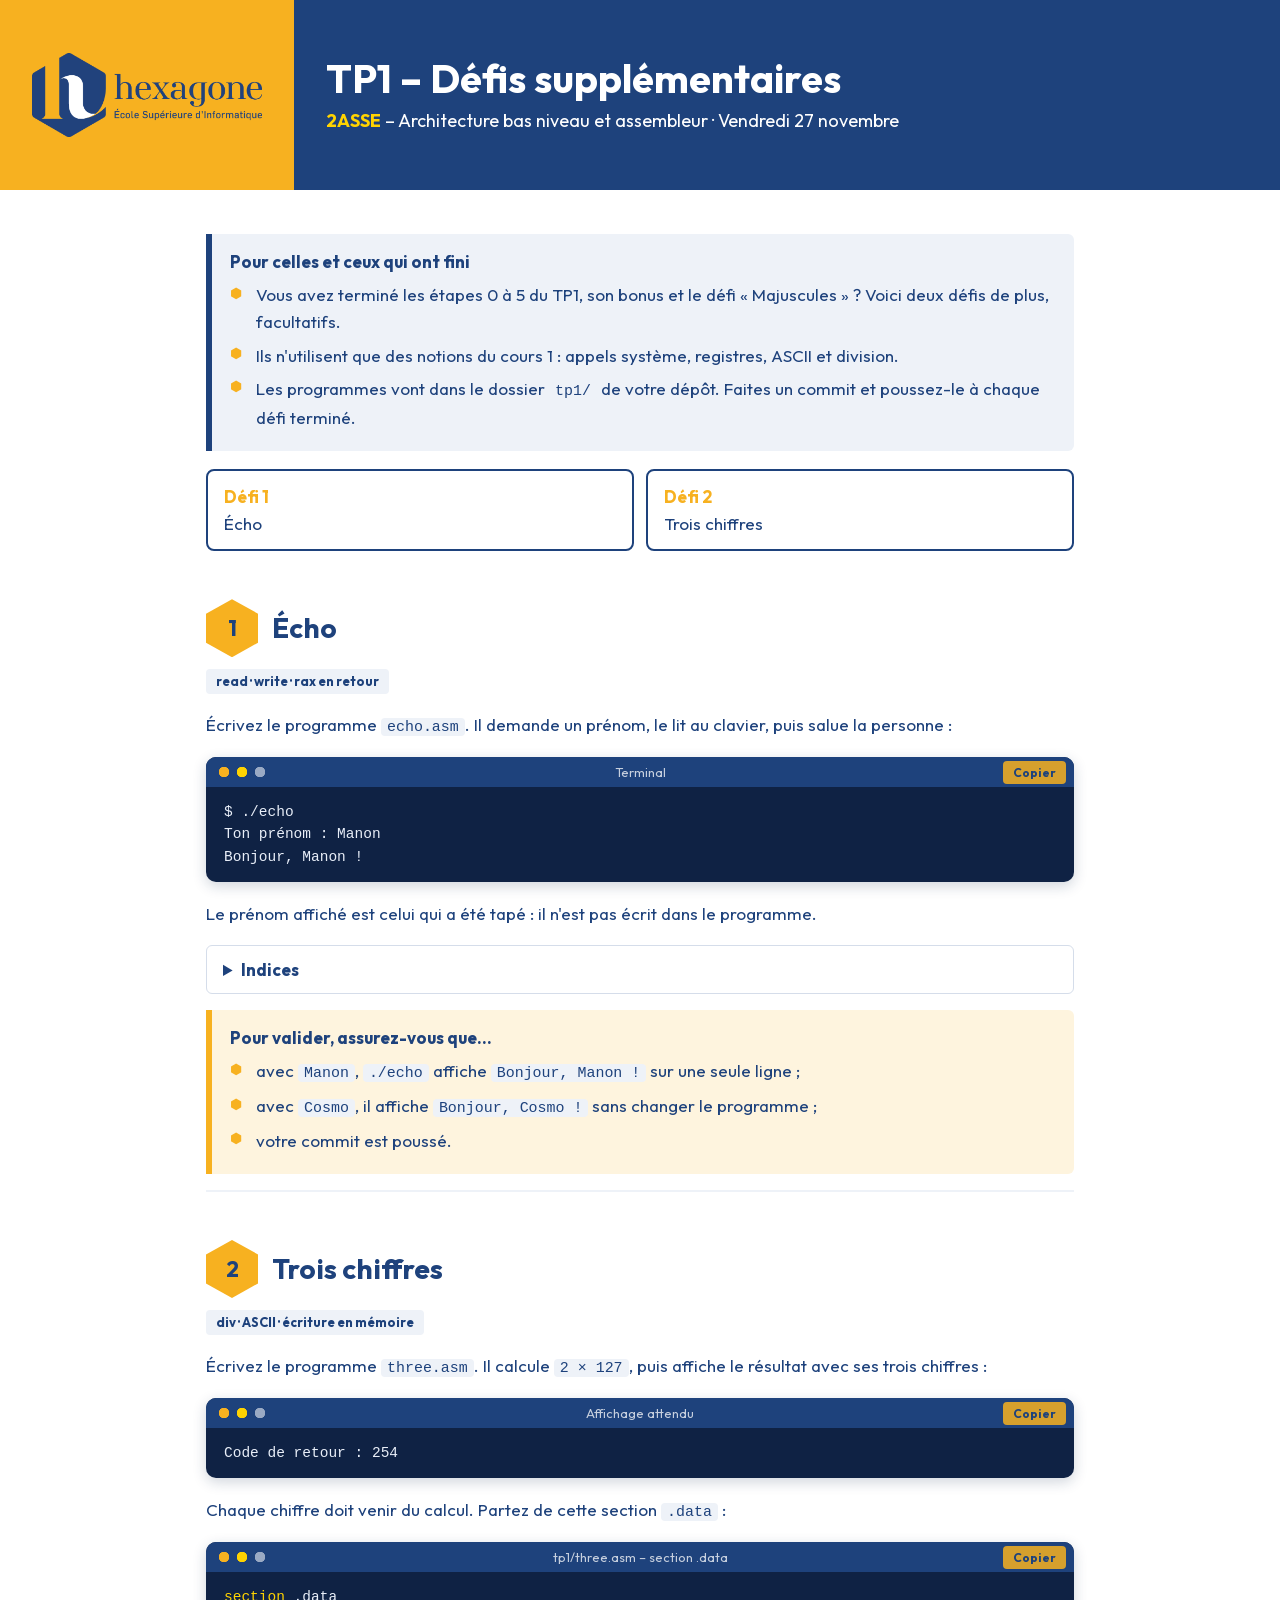
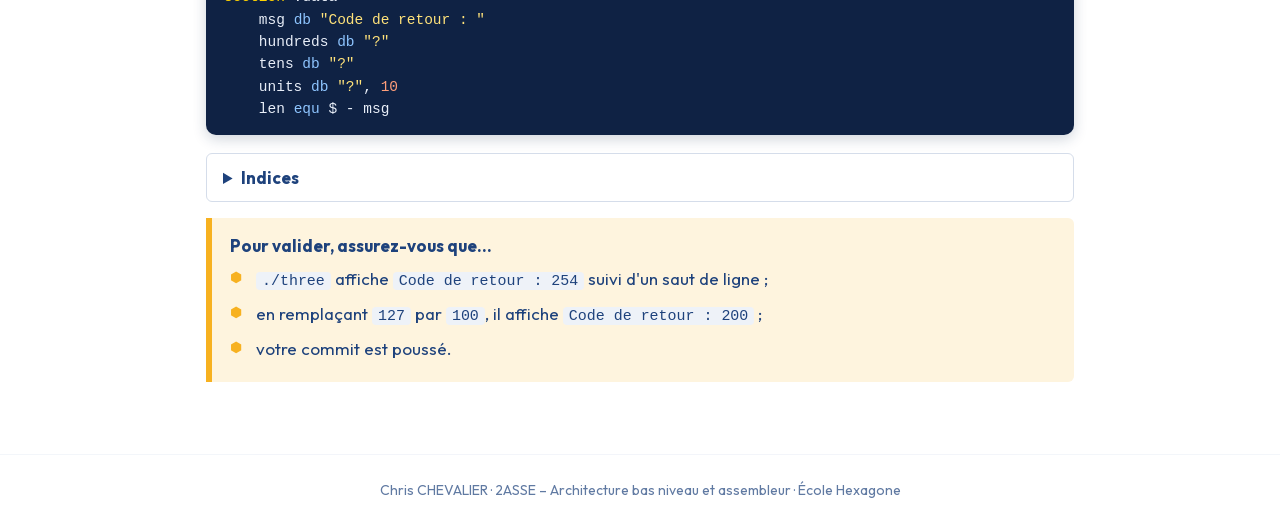
<file: tp/tp1-defis.html>
<!doctype html>
<html lang="fr">
<head>
  <meta charset="utf-8">
  <meta name="viewport" content="width=device-width, initial-scale=1">
  <title>TP1 – Défis supplémentaires – 2ASSE</title>
  <link rel="stylesheet" href="../assets/css/enonce.css">
</head>
<body>

<header class="entete">
  <div class="panneau"><img src="../assets/charte/logo-hexagone.png" alt="École Hexagone"></div>
  <div class="titre">
    <h1>TP1 – Défis supplémentaires</h1>
    <p><span class="code-module">2ASSE</span> – Architecture bas niveau et assembleur · Vendredi 27 novembre</p>
  </div>
</header>

<main>

  <div class="encadre marine">
    <span class="intitule">Pour celles et ceux qui ont fini</span>
    <ul>
      <li>Vous avez terminé les étapes 0 à 5 du TP1, son bonus et le défi « Majuscules » ? Voici deux défis de plus, facultatifs.</li>
      <li>Ils n'utilisent que des notions du cours 1 : appels système, registres, ASCII et division.</li>
      <li>Les programmes vont dans le dossier <code>tp1/</code> de votre dépôt. Faites un commit et poussez-le à chaque défi terminé.</li>
    </ul>
  </div>

  <nav class="sommaire">
    <a href="#echo"><span class="n">Défi 1</span><br>Écho</a>
    <a href="#trois"><span class="n">Défi 2</span><br>Trois chiffres</a>
  </nav>

  <!-- ================================================================== -->
  <section class="defi" id="echo">
    <h2><span class="num">1</span> Écho</h2>
    <div class="meta"><span class="etiquette clair">read · write · rax en retour</span></div>

    <p>Écrivez le programme <code>echo.asm</code>. Il demande un prénom, le lit au clavier, puis salue la personne :</p>
    <pre data-titre="Terminal"><code class="language-plaintext">
      $ ./echo
      Ton prénom : Manon
      Bonjour, Manon !
    </code></pre>
    <p>Le prénom affiché est celui qui a été tapé : il n'est pas écrit dans le programme.</p>

    <details>
      <summary>Indices</summary>
      <ul>
        <li>L'appel système <strong>read</strong> porte le numéro 0. Ses arguments : <code>rdi</code> = 0 (le clavier), <code>rsi</code> = l'adresse où ranger le texte, <code>rdx</code> = le nombre d'octets au plus.</li>
        <li>Pour réserver de la place sans valeur de départ, ajoutez une section <code>.bss</code> : <code>name resb 32</code> réserve 32 octets (<em>reserve bytes</em>) à l'adresse <code>name</code>.</li>
        <li>Après <code>syscall</code>, <code>read</code> renvoie dans <code>rax</code> le <strong>nombre d'octets lus</strong>, saut de ligne compris : 6 pour <code>Manon</code> suivi de Entrée.</li>
        <li>Le prochain appel écrase <code>rax</code> : copiez d'abord ce nombre dans un registre libre, comme <code>rbx</code>. Retirez-lui 1 pour ne pas afficher le saut de ligne au milieu de la phrase.</li>
        <li>Trois <code>write</code> suffisent pour la réponse : <code>Bonjour, </code>, le prénom, puis <code> !</code> avec le saut de ligne.</li>
      </ul>
    </details>

    <div class="encadre">
      <span class="intitule">Pour valider, assurez-vous que…</span>
      <ul>
        <li>avec <code>Manon</code>, <code>./echo</code> affiche <code>Bonjour, Manon !</code> sur une seule ligne ;</li>
        <li>avec <code>Cosmo</code>, il affiche <code>Bonjour, Cosmo !</code> sans changer le programme ;</li>
        <li>votre commit est poussé.</li>
      </ul>
    </div>
  </section>

  <!-- ================================================================== -->
  <section class="defi" id="trois">
    <h2><span class="num">2</span> Trois chiffres</h2>
    <div class="meta"><span class="etiquette clair">div · ASCII · écriture en mémoire</span></div>

    <p>Écrivez le programme <code>three.asm</code>. Il calcule <code>2 × 127</code>, puis affiche le résultat avec ses trois chiffres :</p>
    <pre data-titre="Affichage attendu"><code class="language-plaintext">
      Code de retour : 254
    </code></pre>
    <p>Chaque chiffre doit venir du calcul. Partez de cette section <code>.data</code> :</p>
    <pre data-titre="tp1/three.asm – section .data"><code class="language-x86asm">
      section .data
          msg db "Code de retour : "
          hundreds db "?"
          tens db "?"
          units db "?", 10
          len equ $ - msg
    </code></pre>

    <details>
      <summary>Indices</summary>
      <ul>
        <li>C'est la suite du bonus <code>number.asm</code>, avec une division de plus.</li>
        <li>254 divisé par 10 donne 25, reste 4 : le reste est le chiffre des <strong>unités</strong>. Divisez ensuite 25 par 10 : reste 5 (les dizaines), quotient 2 (les centaines).</li>
        <li><code>div rbx</code> divise <code>rdx:rax</code> : remettez <code>rdx</code> à zéro <strong>avant chaque</strong> division.</li>
      </ul>
    </details>

    <div class="encadre">
      <span class="intitule">Pour valider, assurez-vous que…</span>
      <ul>
        <li><code>./three</code> affiche <code>Code de retour : 254</code> suivi d'un saut de ligne ;</li>
        <li>en remplaçant <code>127</code> par <code>100</code>, il affiche <code>Code de retour : 200</code> ;</li>
        <li>votre commit est poussé.</li>
      </ul>
    </div>
  </section>

</main>

<footer class="pied">Chris CHEVALIER · 2ASSE – Architecture bas niveau et assembleur · École Hexagone</footer>

<script src="../assets/vendor/reveal/plugin/highlight/highlight.js"></script>
<script src="../assets/js/enonce.js"></script>
</body>
</html>
</file>
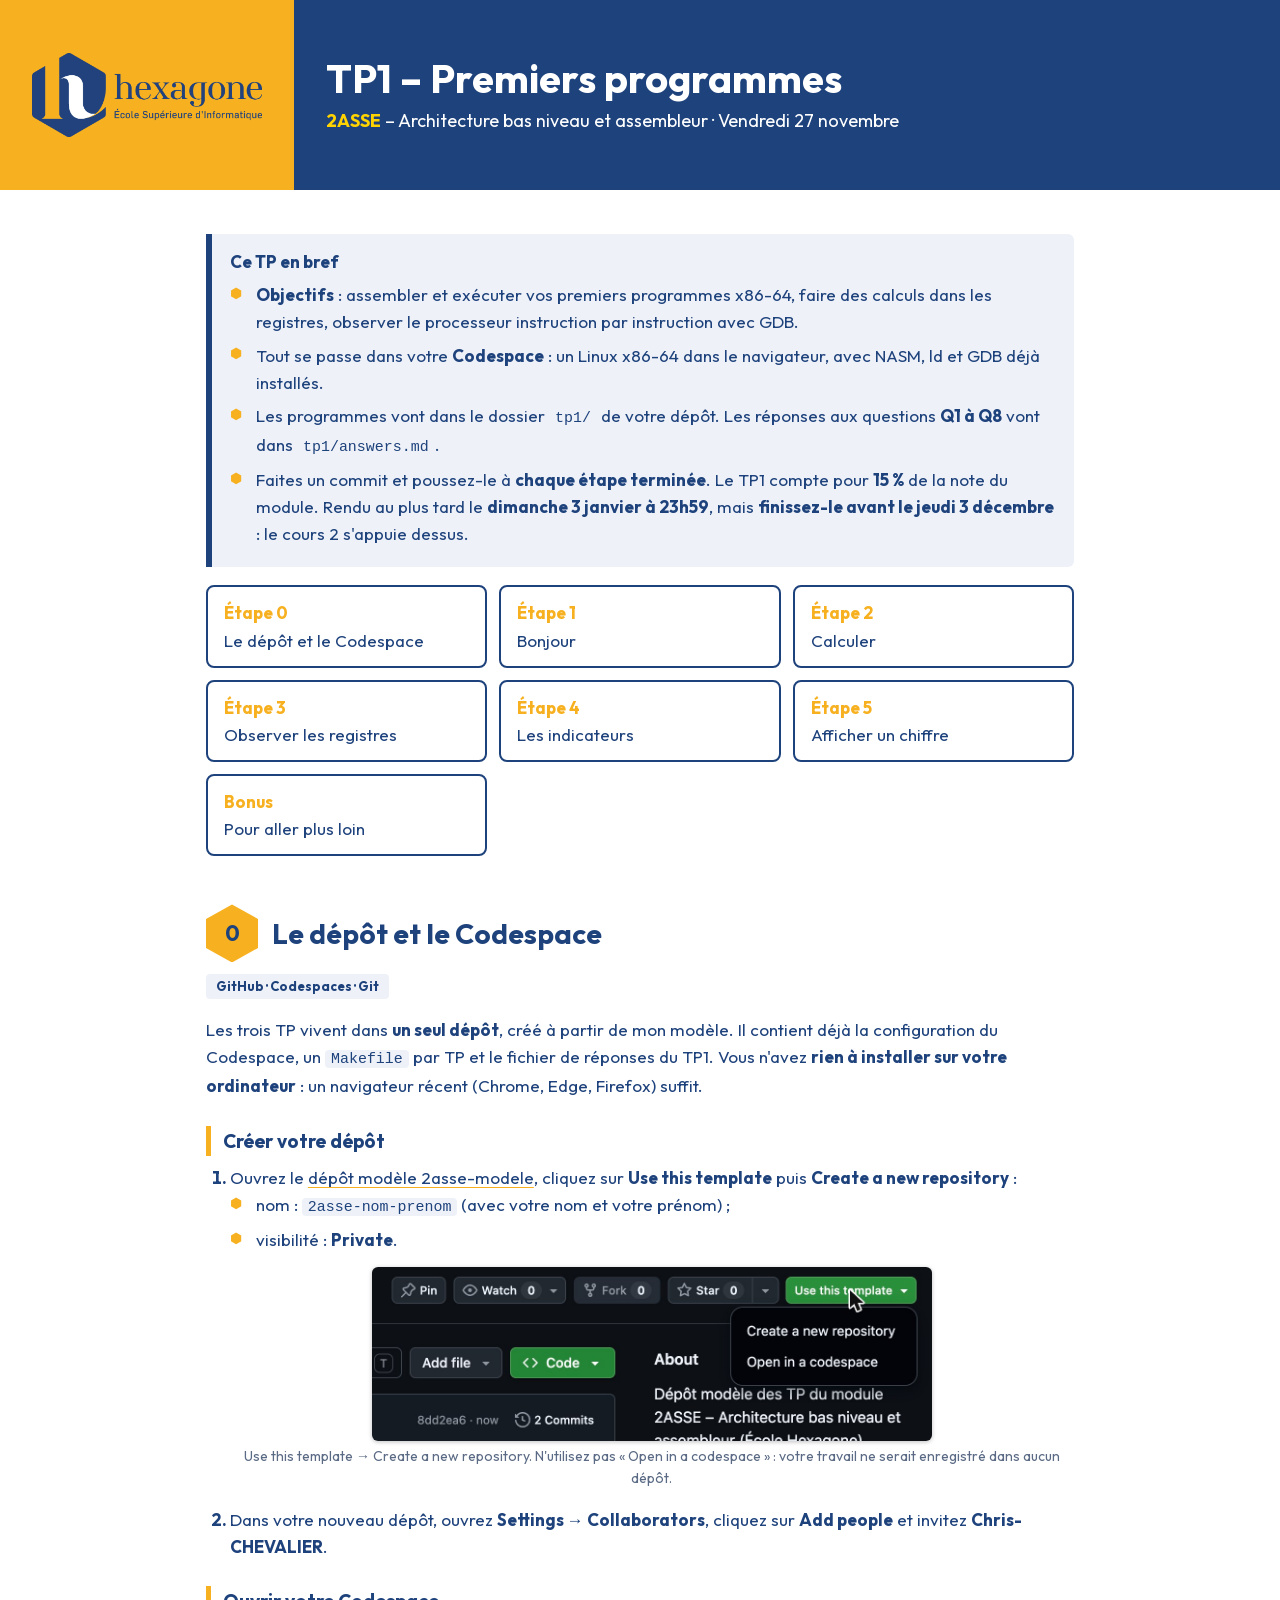
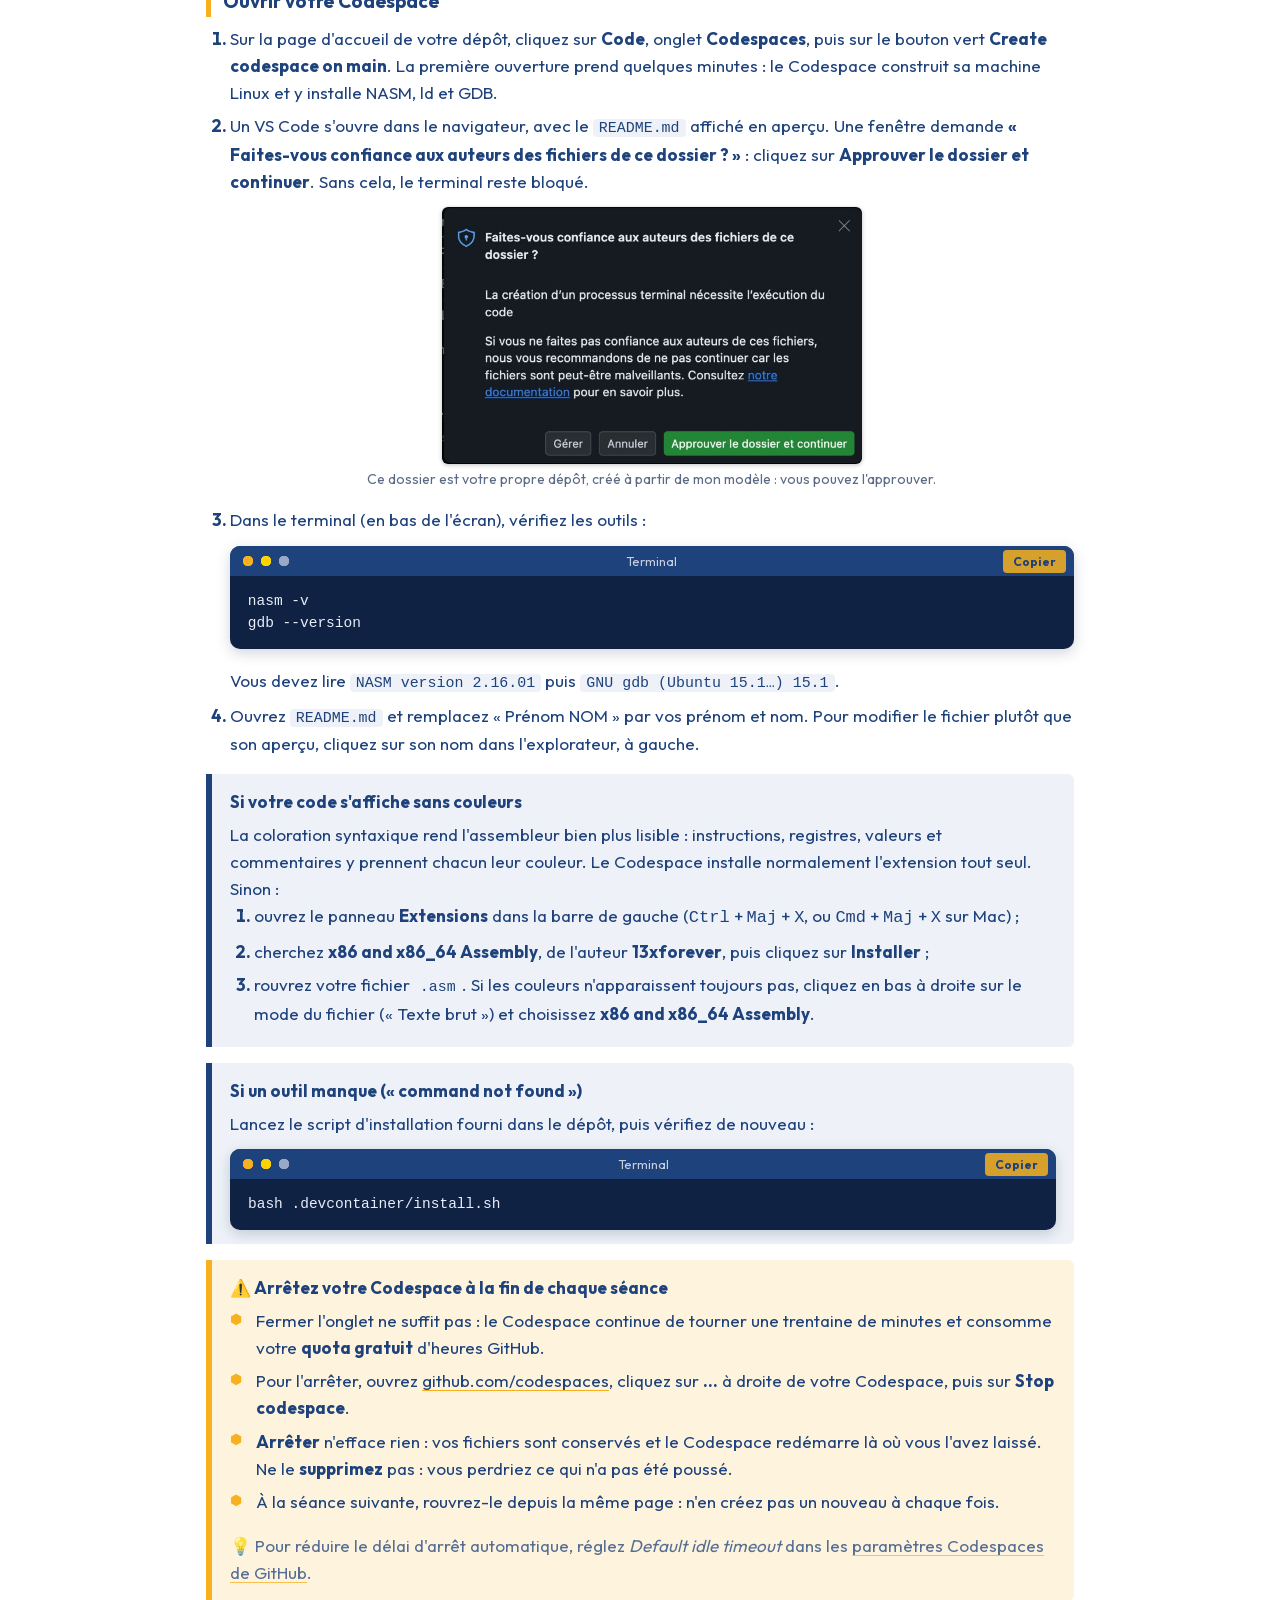
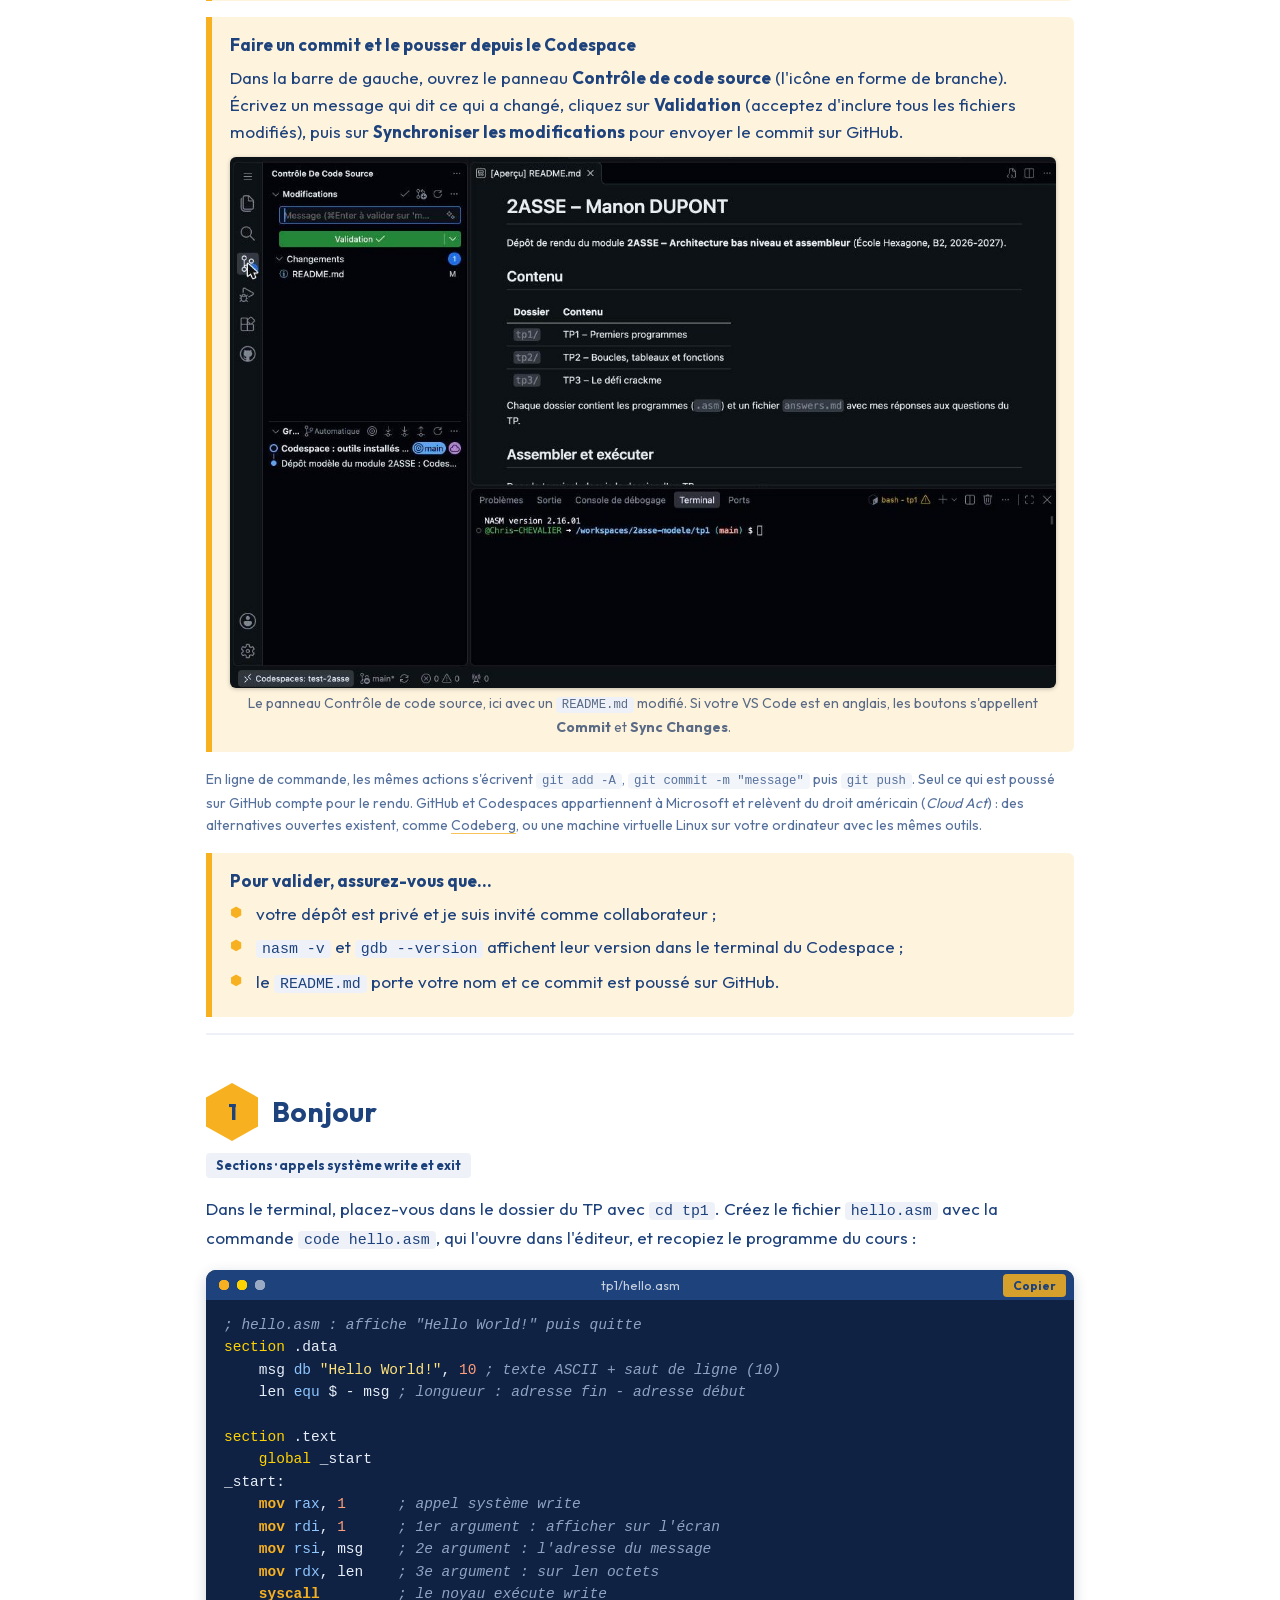
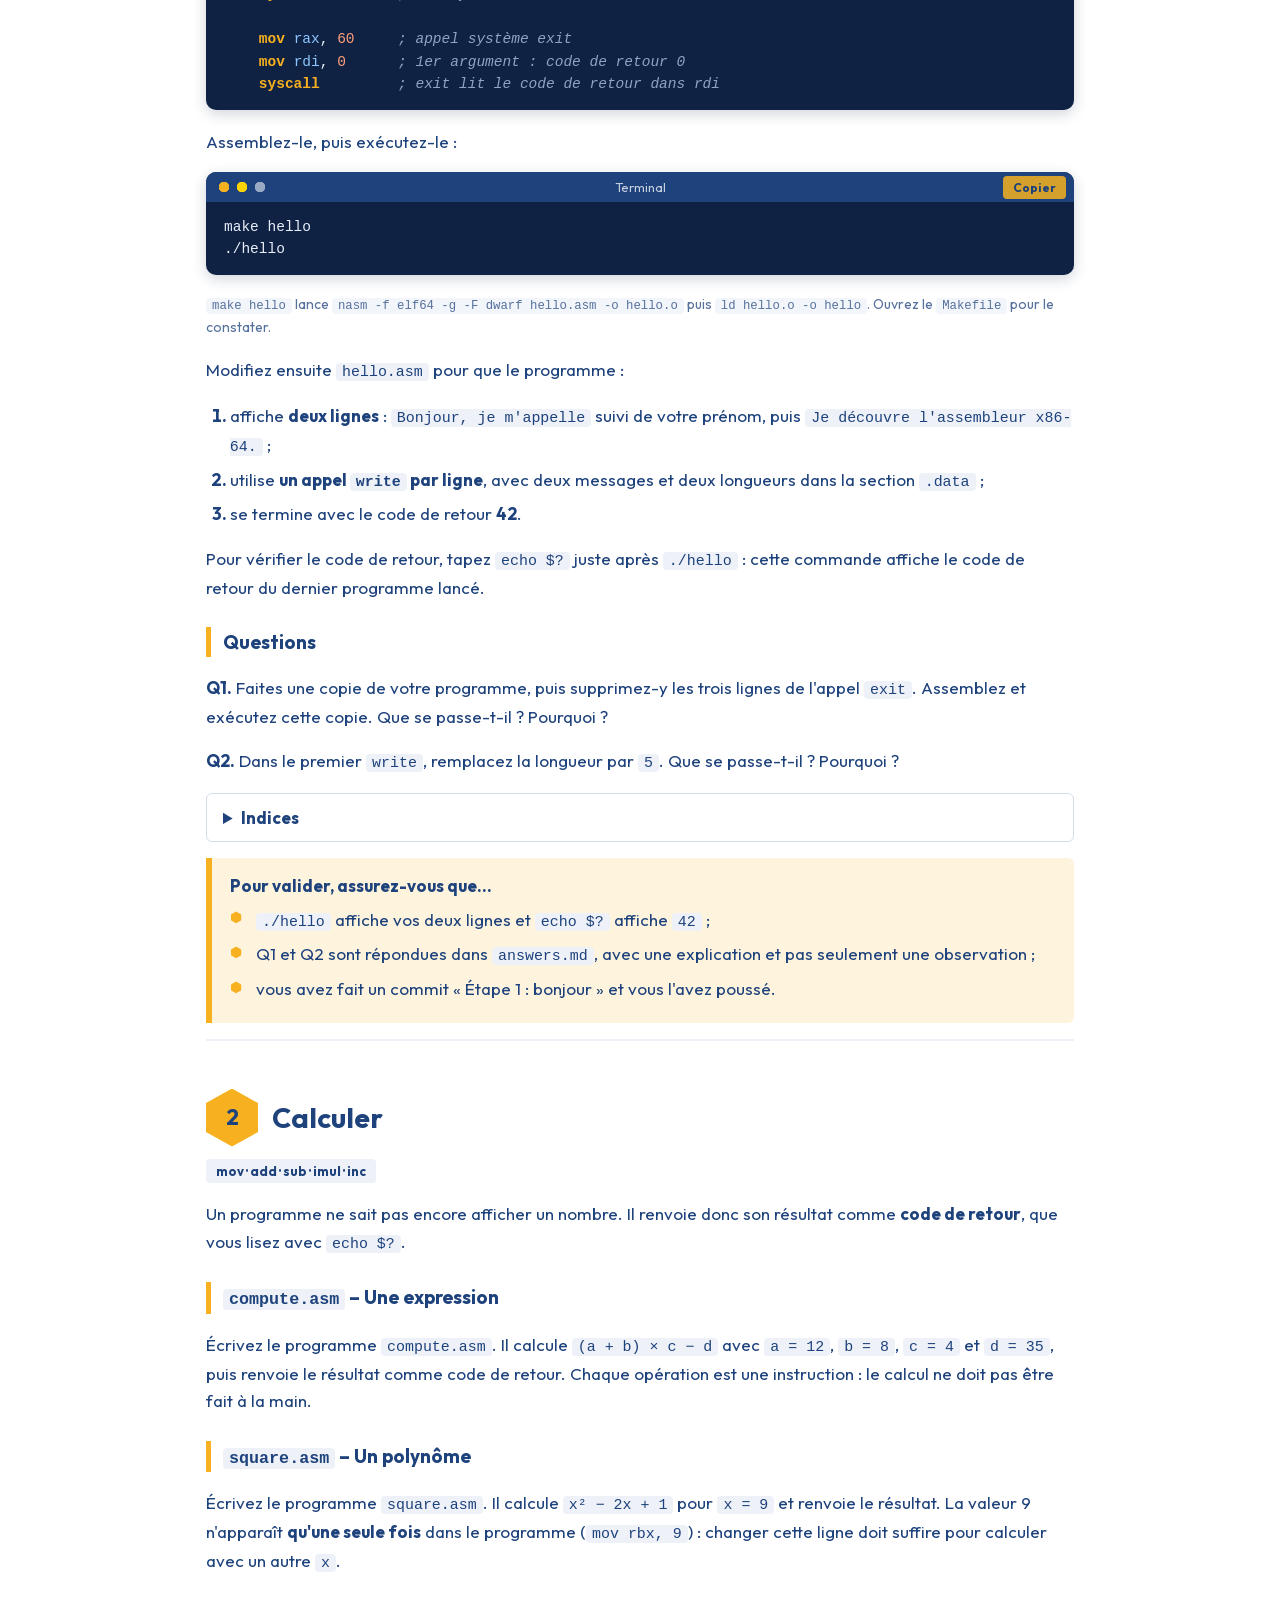
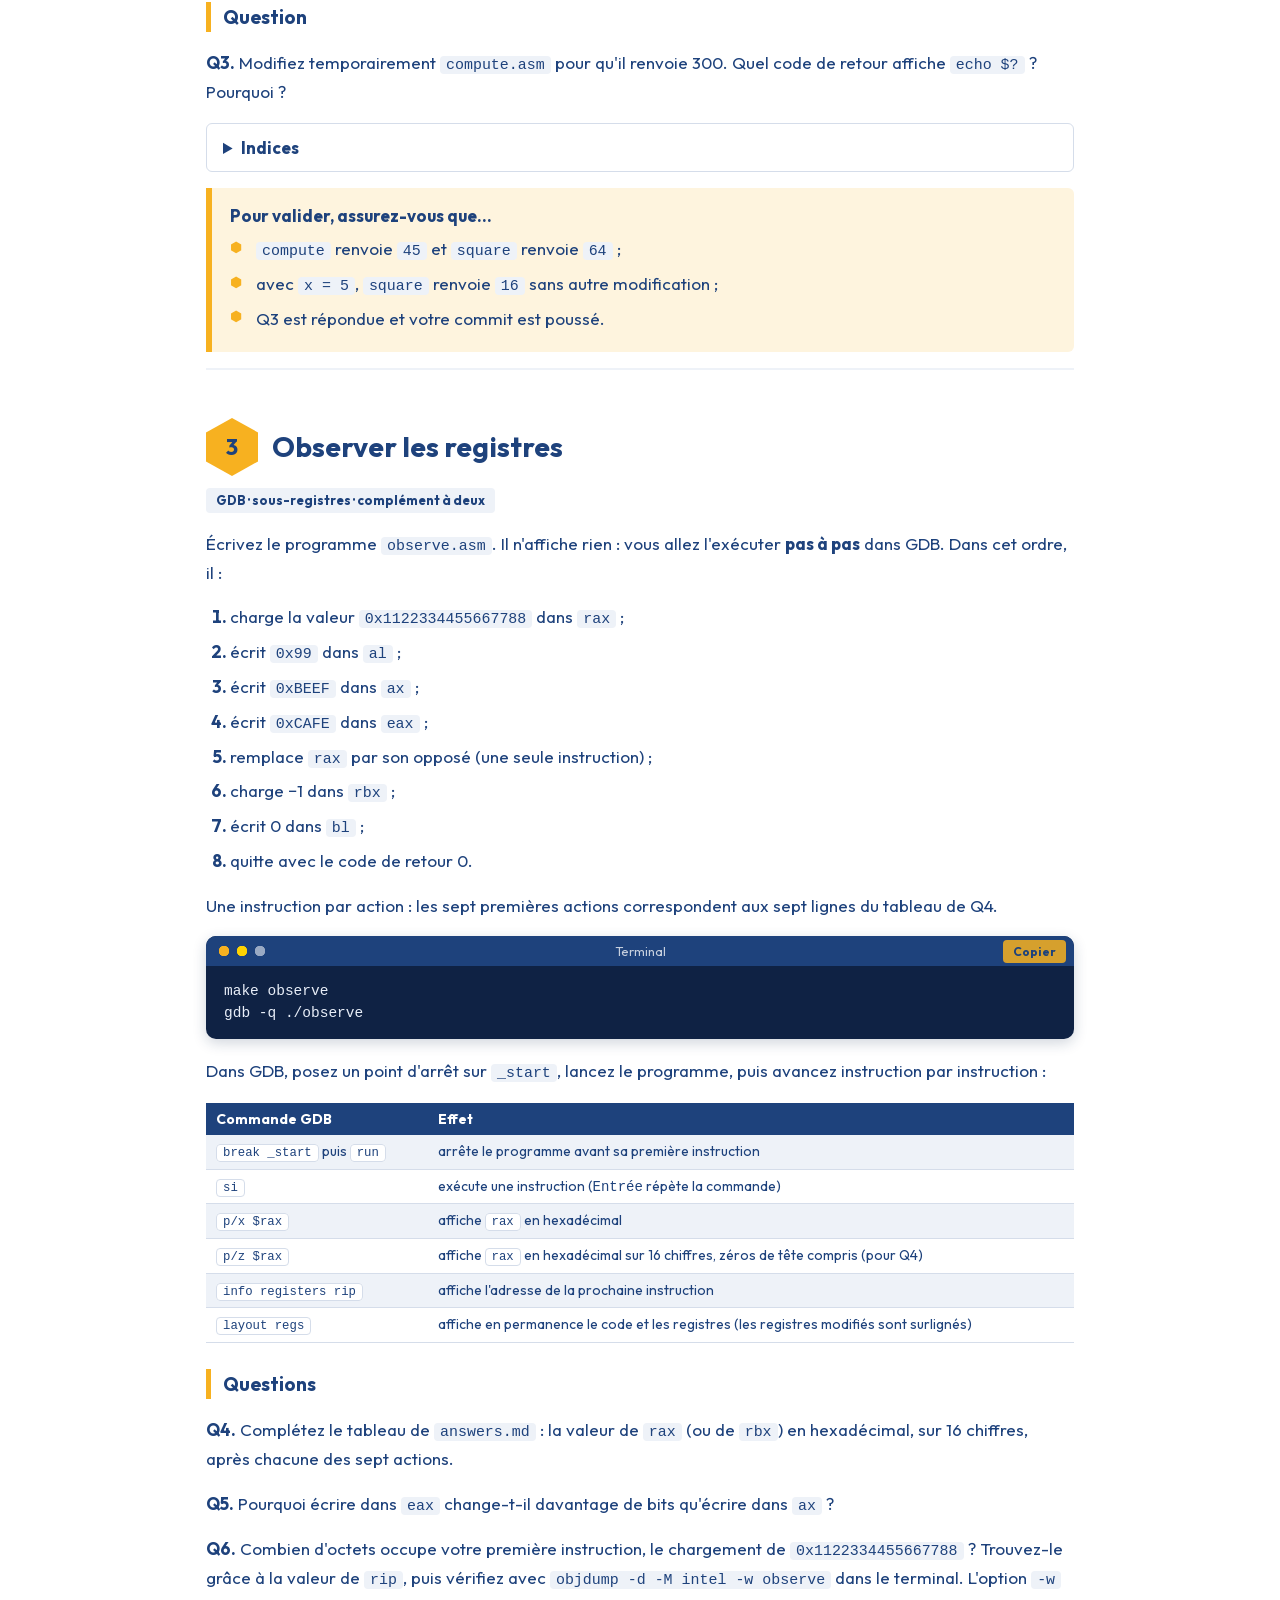
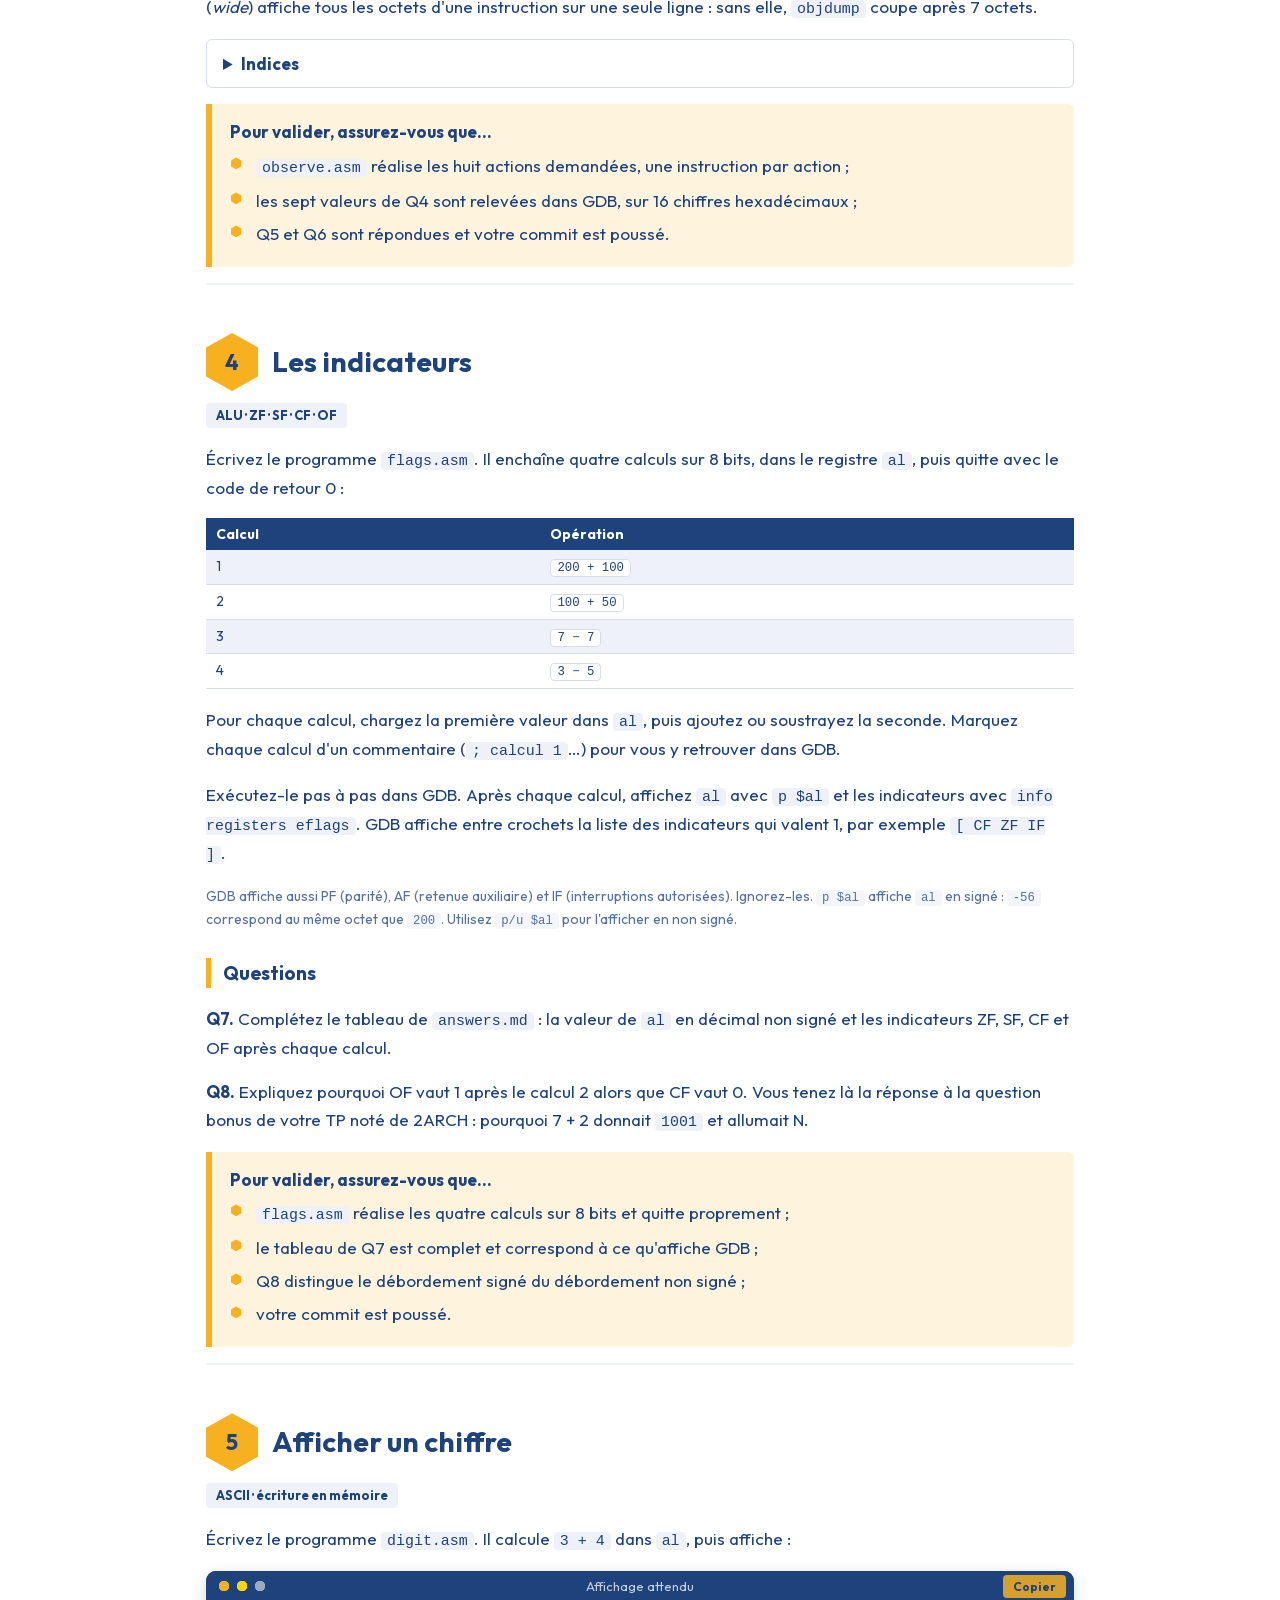
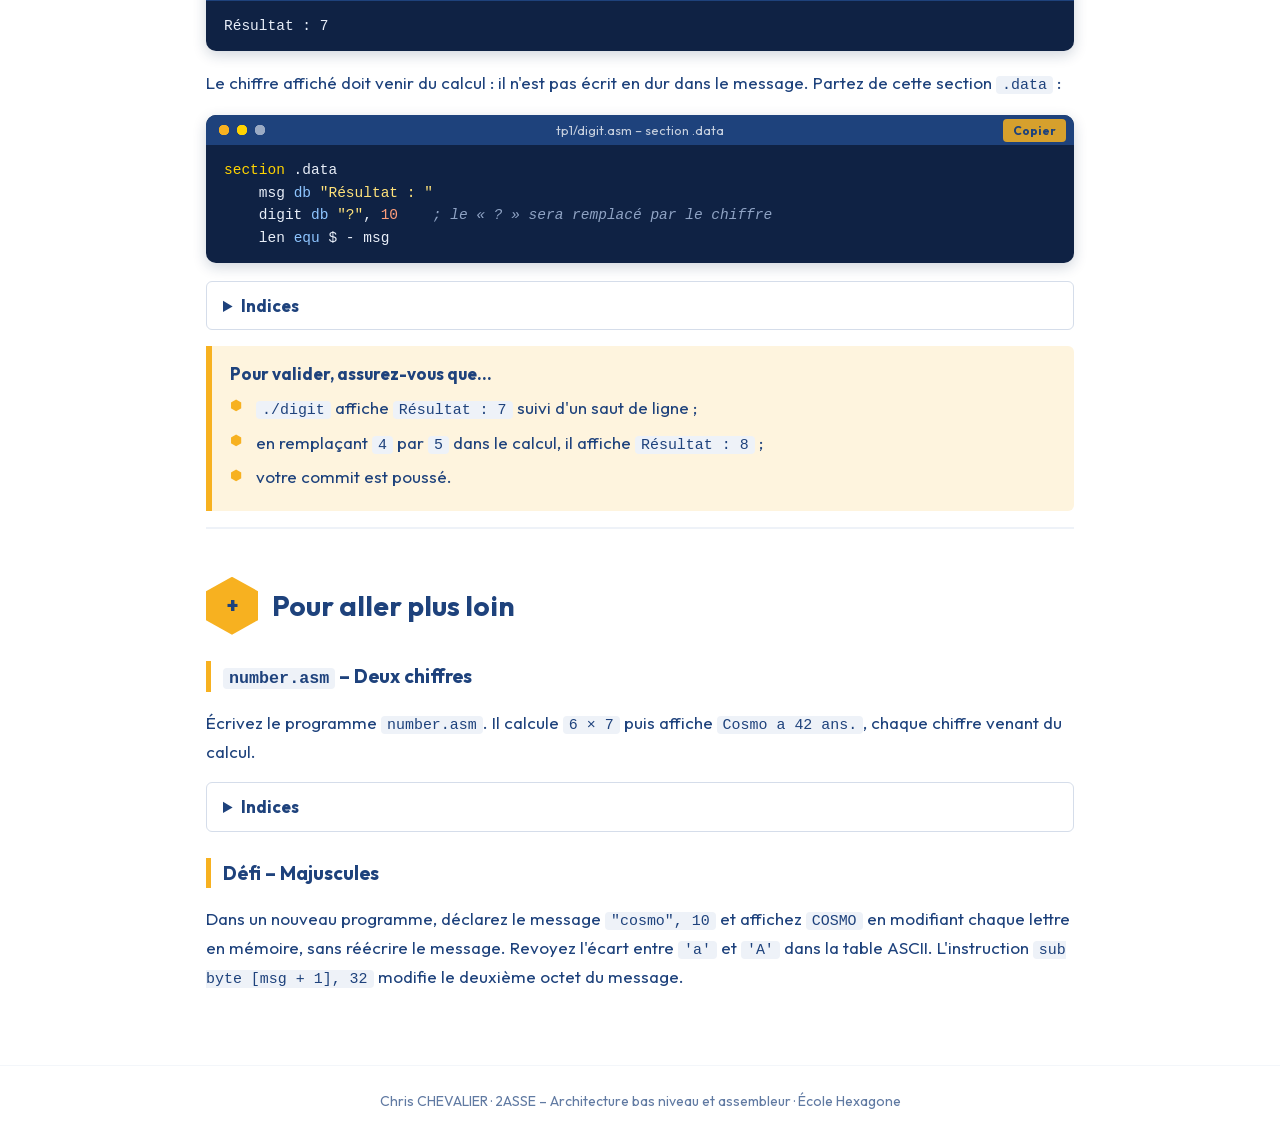
<file: tp/tp1.html>
<!doctype html>
<html lang="fr">
<head>
  <meta charset="utf-8">
  <meta name="viewport" content="width=device-width, initial-scale=1">
  <title>TP1 – Premiers programmes – 2ASSE</title>
  <link rel="stylesheet" href="../assets/css/enonce.css">
  <style>
    .capture { display: block; max-width: 100%; margin: 12px auto 4px; border-radius: 6px; box-shadow: 0 1px 4px rgba(0,0,0,.25); }
    .legende { text-align: center; font-size: 14px; color: #5b6b85; margin: 0 0 16px; }
  </style>
</head>
<body>

<header class="entete">
  <div class="panneau"><img src="../assets/charte/logo-hexagone.png" alt="École Hexagone"></div>
  <div class="titre">
    <h1>TP1 – Premiers programmes</h1>
    <p><span class="code-module">2ASSE</span> – Architecture bas niveau et assembleur · Vendredi 27 novembre</p>
  </div>
</header>

<main>

  <div class="encadre marine">
    <span class="intitule">Ce TP en bref</span>
    <ul>
      <li><strong>Objectifs</strong> : assembler et exécuter vos premiers programmes x86-64, faire des calculs dans les registres, observer le processeur instruction par instruction avec GDB.</li>
      <li>Tout se passe dans votre <strong>Codespace</strong> : un Linux x86-64 dans le navigateur, avec NASM, ld et GDB déjà installés.</li>
      <li>Les programmes vont dans le dossier <code>tp1/</code> de votre dépôt. Les réponses aux questions <strong>Q1 à Q8</strong> vont dans <code>tp1/answers.md</code>.</li>
      <li>Faites un commit et poussez-le à <strong>chaque étape terminée</strong>. Le TP1 compte pour <strong>15 %</strong> de la note du module. Rendu au plus tard le <strong>dimanche 3 janvier à 23h59</strong>, mais <strong>finissez-le avant le jeudi 3 décembre</strong> : le cours 2 s'appuie dessus.</li>
    </ul>
  </div>

  <nav class="sommaire">
    <a href="#etape-0"><span class="n">Étape 0</span><br>Le dépôt et le Codespace</a>
    <a href="#etape-1"><span class="n">Étape 1</span><br>Bonjour</a>
    <a href="#etape-2"><span class="n">Étape 2</span><br>Calculer</a>
    <a href="#etape-3"><span class="n">Étape 3</span><br>Observer les registres</a>
    <a href="#etape-4"><span class="n">Étape 4</span><br>Les indicateurs</a>
    <a href="#etape-5"><span class="n">Étape 5</span><br>Afficher un chiffre</a>
    <a href="#bonus"><span class="n">Bonus</span><br>Pour aller plus loin</a>
  </nav>

  <!-- ================================================================== -->
  <section class="defi" id="etape-0">
    <h2><span class="num">0</span> Le dépôt et le Codespace</h2>
    <div class="meta"><span class="etiquette clair">GitHub · Codespaces · Git</span></div>

    <p>Les trois TP vivent dans <strong>un seul dépôt</strong>, créé à partir de mon modèle. Il contient déjà la configuration du Codespace, un <code>Makefile</code> par TP et le fichier de réponses du TP1.
      Vous n'avez <strong>rien à installer sur votre ordinateur</strong> : un navigateur récent (Chrome, Edge, Firefox) suffit.</p>

    <h3>Créer votre dépôt</h3>
    <ol>
      <li>Ouvrez le <a href="https://github.com/Chris-CHEVALIER/2asse-modele" target="_blank">dépôt modèle 2asse-modele</a>, cliquez sur <strong>Use this template</strong> puis <strong>Create a new repository</strong> :
        <ul>
          <li>nom : <code>2asse-nom-prenom</code> (avec votre nom et votre prénom) ;</li>
          <li>visibilité : <strong>Private</strong>.</li>
        </ul>
        <img class="capture" src="../assets/img/github-use-template.jpg" alt="Menu Use this template ouvert : Create a new repository et Open in a codespace" style="max-width: 560px;">
        <p class="legende">Use this template → Create a new repository. N'utilisez pas « Open in a codespace » : votre travail ne serait enregistré dans aucun dépôt.</p>
      </li>
      <li>Dans votre nouveau dépôt, ouvrez <strong>Settings → Collaborators</strong>, cliquez sur <strong>Add people</strong> et invitez <strong>Chris-CHEVALIER</strong>.</li>
    </ol>

    <h3>Ouvrir votre Codespace</h3>
    <ol>
      <li>Sur la page d'accueil de votre dépôt, cliquez sur <strong>Code</strong>, onglet <strong>Codespaces</strong>, puis sur le bouton vert <strong>Create codespace on main</strong>.
        La première ouverture prend quelques minutes : le Codespace construit sa machine Linux et y installe NASM, ld et GDB.</li>
      <li>Un VS Code s'ouvre dans le navigateur, avec le <code>README.md</code> affiché en aperçu. Une fenêtre demande <strong>« Faites-vous confiance aux auteurs des fichiers de ce dossier ? »</strong> :
        cliquez sur <strong>Approuver le dossier et continuer</strong>. Sans cela, le terminal reste bloqué.
        <img class="capture" src="../assets/img/codespace-confiance.jpg" alt="Fenêtre Faites-vous confiance aux auteurs des fichiers de ce dossier, bouton Approuver le dossier et continuer" style="max-width: 420px;">
        <p class="legende">Ce dossier est votre propre dépôt, créé à partir de mon modèle : vous pouvez l'approuver.</p>
      </li>
      <li>Dans le terminal (en bas de l'écran), vérifiez les outils :
        <pre data-titre="Terminal"><code class="language-plaintext">
          nasm -v
          gdb --version
        </code></pre>
        Vous devez lire <code>NASM version 2.16.01</code> puis <code>GNU gdb (Ubuntu 15.1…) 15.1</code>.
      </li>
      <li>Ouvrez <code>README.md</code> et remplacez « Prénom NOM » par vos prénom et nom. Pour modifier le fichier plutôt que son aperçu, cliquez sur son nom dans l'explorateur, à gauche.</li>
    </ol>

    <div class="encadre marine">
      <span class="intitule">Si votre code s'affiche sans couleurs</span>
      La coloration syntaxique rend l'assembleur bien plus lisible : instructions, registres, valeurs et commentaires y prennent chacun leur couleur. Le Codespace installe normalement l'extension tout seul. Sinon :
      <ol>
        <li>ouvrez le panneau <strong>Extensions</strong> dans la barre de gauche (<kbd>Ctrl</kbd> + <kbd>Maj</kbd> + <kbd>X</kbd>, ou <kbd>Cmd</kbd> + <kbd>Maj</kbd> + <kbd>X</kbd> sur Mac) ;</li>
        <li>cherchez <strong>x86 and x86_64 Assembly</strong>, de l'auteur <strong>13xforever</strong>, puis cliquez sur <strong>Installer</strong> ;</li>
        <li>rouvrez votre fichier <code>.asm</code>. Si les couleurs n'apparaissent toujours pas, cliquez en bas à droite sur le mode du fichier (« Texte brut ») et choisissez <strong>x86 and x86_64 Assembly</strong>.</li>
      </ol>
    </div>

    <div class="encadre marine">
      <span class="intitule">Si un outil manque (« command not found »)</span>
      Lancez le script d'installation fourni dans le dépôt, puis vérifiez de nouveau :
      <pre data-titre="Terminal"><code class="language-plaintext">
        bash .devcontainer/install.sh
      </code></pre>
    </div>

    <div class="encadre">
      <span class="intitule">⚠️ Arrêtez votre Codespace à la fin de chaque séance</span>
      <ul>
        <li>Fermer l'onglet ne suffit pas : le Codespace continue de tourner une trentaine de minutes et consomme votre <strong>quota gratuit</strong> d'heures GitHub.</li>
        <li>Pour l'arrêter, ouvrez <a href="https://github.com/codespaces" target="_blank">github.com/codespaces</a>, cliquez sur <strong>…</strong> à droite de votre Codespace, puis sur <strong>Stop codespace</strong>.</li>
        <li><strong>Arrêter</strong> n'efface rien : vos fichiers sont conservés et le Codespace redémarre là où vous l'avez laissé. Ne le <strong>supprimez</strong> pas : vous perdriez ce qui n'a pas été poussé.</li>
        <li>À la séance suivante, rouvrez-le depuis la même page : n'en créez pas un nouveau à chaque fois.</li>
      </ul>
      <p class="muet">💡 Pour réduire le délai d'arrêt automatique, réglez <em>Default idle timeout</em> dans les <a href="https://github.com/settings/codespaces" target="_blank">paramètres Codespaces de GitHub</a>.</p>
    </div>

    <div class="encadre">
      <span class="intitule">Faire un commit et le pousser depuis le Codespace</span>
      Dans la barre de gauche, ouvrez le panneau <strong>Contrôle de code source</strong> (l'icône en forme de branche). Écrivez un message qui dit ce qui a changé,
      cliquez sur <strong>Validation</strong> (acceptez d'inclure tous les fichiers modifiés), puis sur <strong>Synchroniser les modifications</strong> pour envoyer le commit sur GitHub.
      <img class="capture" src="../assets/img/codespace-commit.jpg" alt="Panneau Contrôle de code source : message, bouton Validation et README.md modifié">
      <p class="legende">Le panneau Contrôle de code source, ici avec un <code>README.md</code> modifié. Si votre VS Code est en anglais, les boutons s'appellent <strong>Commit</strong> et <strong>Sync Changes</strong>.</p>
    </div>
    <p class="muet" style="font-size: 14px;">En ligne de commande, les mêmes actions s'écrivent <code>git add -A</code>, <code>git commit -m "message"</code> puis <code>git push</code>.
      Seul ce qui est poussé sur GitHub compte pour le rendu.
      GitHub et Codespaces appartiennent à Microsoft et relèvent du droit américain (<em>Cloud Act</em>) : des alternatives ouvertes existent, comme <a href="https://codeberg.org/" target="_blank">Codeberg</a>, ou une machine virtuelle Linux sur votre ordinateur avec les mêmes outils.</p>

    <div class="encadre">
      <span class="intitule">Pour valider, assurez-vous que…</span>
      <ul>
        <li>votre dépôt est privé et je suis invité comme collaborateur ;</li>
        <li><code>nasm -v</code> et <code>gdb --version</code> affichent leur version dans le terminal du Codespace ;</li>
        <li>le <code>README.md</code> porte votre nom et ce commit est poussé sur GitHub.</li>
      </ul>
    </div>
  </section>

  <!-- ================================================================== -->
  <section class="defi" id="etape-1">
    <h2><span class="num">1</span> Bonjour</h2>
    <div class="meta"><span class="etiquette clair">Sections · appels système write et exit</span></div>

    <p>Dans le terminal, placez-vous dans le dossier du TP avec <code>cd tp1</code>. Créez le fichier <code>hello.asm</code> avec la commande <code>code hello.asm</code>, qui l'ouvre dans l'éditeur, et recopiez le programme du cours :</p>
    <pre data-titre="tp1/hello.asm"><code class="language-x86asm">
      ; hello.asm : affiche "Hello World!" puis quitte
      section .data
          msg db "Hello World!", 10 ; texte ASCII + saut de ligne (10)
          len equ $ - msg ; longueur : adresse fin - adresse début

      section .text
          global _start
      _start:
          mov rax, 1      ; appel système write
          mov rdi, 1      ; 1er argument : afficher sur l'écran
          mov rsi, msg    ; 2e argument : l'adresse du message
          mov rdx, len    ; 3e argument : sur len octets
          syscall         ; le noyau exécute write

          mov rax, 60     ; appel système exit
          mov rdi, 0      ; 1er argument : code de retour 0
          syscall         ; exit lit le code de retour dans rdi
    </code></pre>

    <p>Assemblez-le, puis exécutez-le :</p>
    <pre data-titre="Terminal"><code class="language-plaintext">
      make hello
      ./hello
    </code></pre>
    <p class="muet" style="font-size: 14px;"><code>make hello</code> lance <code>nasm -f elf64 -g -F dwarf hello.asm -o hello.o</code> puis <code>ld hello.o -o hello</code>. Ouvrez le <code>Makefile</code> pour le constater.</p>

    <p>Modifiez ensuite <code>hello.asm</code> pour que le programme :</p>
    <ol>
      <li>affiche <strong>deux lignes</strong> : <code>Bonjour, je m'appelle</code> suivi de votre prénom, puis <code>Je découvre l'assembleur x86-64.</code> ;</li>
      <li>utilise <strong>un appel <code>write</code> par ligne</strong>, avec deux messages et deux longueurs dans la section <code>.data</code> ;</li>
      <li>se termine avec le code de retour <strong>42</strong>.</li>
    </ol>
    <p>Pour vérifier le code de retour, tapez <code>echo $?</code> juste après <code>./hello</code> : cette commande affiche le code de retour du dernier programme lancé.</p>

    <h3>Questions</h3>
    <p><strong>Q1.</strong> Faites une copie de votre programme, puis supprimez-y les trois lignes de l'appel <code>exit</code>. Assemblez et exécutez cette copie. Que se passe-t-il ? Pourquoi ?</p>
    <p><strong>Q2.</strong> Dans le premier <code>write</code>, remplacez la longueur par <code>5</code>. Que se passe-t-il ? Pourquoi ?</p>

    <details>
      <summary>Indices</summary>
      <ul>
        <li>Chaque message a sa propre longueur : <code>len2 equ $ - line2</code> se place juste après <code>line2</code>.</li>
        <li>Le code de retour est l'argument de <code>exit</code> : il va dans <code>rdi</code>.</li>
        <li>Q1 : sans <code>exit</code>, que trouve le processeur après la dernière instruction ? Revoyez le rôle de <code>rip</code> et le cycle d'exécution.</li>
      </ul>
    </details>

    <div class="encadre">
      <span class="intitule">Pour valider, assurez-vous que…</span>
      <ul>
        <li><code>./hello</code> affiche vos deux lignes et <code>echo $?</code> affiche <code>42</code> ;</li>
        <li>Q1 et Q2 sont répondues dans <code>answers.md</code>, avec une explication et pas seulement une observation ;</li>
        <li>vous avez fait un commit « Étape 1 : bonjour » et vous l'avez poussé.</li>
      </ul>
    </div>
  </section>

  <!-- ================================================================== -->
  <section class="defi" id="etape-2">
    <h2><span class="num">2</span> Calculer</h2>
    <div class="meta"><span class="etiquette clair">mov · add · sub · imul · inc</span></div>

    <p>Un programme ne sait pas encore afficher un nombre. Il renvoie donc son résultat comme <strong>code de retour</strong>, que vous lisez avec <code>echo $?</code>.</p>

    <h3><code>compute.asm</code> – Une expression</h3>
    <p>Écrivez le programme <code>compute.asm</code>. Il calcule <code>(a + b) × c − d</code> avec <code>a = 12</code>, <code>b = 8</code>, <code>c = 4</code> et <code>d = 35</code>, puis renvoie le résultat comme code de retour.
      Chaque opération est une instruction : le calcul ne doit pas être fait à la main.</p>

    <h3><code>square.asm</code> – Un polynôme</h3>
    <p>Écrivez le programme <code>square.asm</code>. Il calcule <code>x² − 2x + 1</code> pour <code>x = 9</code> et renvoie le résultat.
      La valeur 9 n'apparaît <strong>qu'une seule fois</strong> dans le programme (<code>mov rbx, 9</code>) : changer cette ligne doit suffire pour calculer avec un autre <code>x</code>.</p>

    <h3>Question</h3>
    <p><strong>Q3.</strong> Modifiez temporairement <code>compute.asm</code> pour qu'il renvoie 300. Quel code de retour affiche <code>echo $?</code> ? Pourquoi ?</p>

    <details>
      <summary>Indices</summary>
      <ul>
        <li><code>imul rax, rbx</code> multiplie <code>rax</code> par <code>rbx</code> et range le résultat dans <code>rax</code>.</li>
        <li>Pour <code>square.asm</code>, utilisez un registre par résultat intermédiaire : <code>rax</code> pour x², <code>rcx</code> pour 2x.</li>
        <li>Q3 : sur combien de bits le code de retour est-il transmis ?</li>
      </ul>
    </details>

    <div class="encadre">
      <span class="intitule">Pour valider, assurez-vous que…</span>
      <ul>
        <li><code>compute</code> renvoie <code>45</code> et <code>square</code> renvoie <code>64</code> ;</li>
        <li>avec <code>x = 5</code>, <code>square</code> renvoie <code>16</code> sans autre modification ;</li>
        <li>Q3 est répondue et votre commit est poussé.</li>
      </ul>
    </div>
  </section>

  <!-- ================================================================== -->
  <section class="defi" id="etape-3">
    <h2><span class="num">3</span> Observer les registres</h2>
    <div class="meta"><span class="etiquette clair">GDB · sous-registres · complément à deux</span></div>

    <p>Écrivez le programme <code>observe.asm</code>. Il n'affiche rien : vous allez l'exécuter <strong>pas à pas</strong> dans GDB. Dans cet ordre, il :</p>
    <ol>
      <li>charge la valeur <code>0x1122334455667788</code> dans <code>rax</code> ;</li>
      <li>écrit <code>0x99</code> dans <code>al</code> ;</li>
      <li>écrit <code>0xBEEF</code> dans <code>ax</code> ;</li>
      <li>écrit <code>0xCAFE</code> dans <code>eax</code> ;</li>
      <li>remplace <code>rax</code> par son opposé (une seule instruction) ;</li>
      <li>charge −1 dans <code>rbx</code> ;</li>
      <li>écrit 0 dans <code>bl</code> ;</li>
      <li>quitte avec le code de retour 0.</li>
    </ol>
    <p>Une instruction par action : les sept premières actions correspondent aux sept lignes du tableau de Q4.</p>

    <pre data-titre="Terminal"><code class="language-plaintext">
      make observe
      gdb -q ./observe
    </code></pre>
    <p>Dans GDB, posez un point d'arrêt sur <code>_start</code>, lancez le programme, puis avancez instruction par instruction :</p>
    <table class="compact">
      <tr><th>Commande GDB</th><th>Effet</th></tr>
      <tr><td><code>break _start</code> puis <code>run</code></td><td>arrête le programme avant sa première instruction</td></tr>
      <tr><td><code>si</code></td><td>exécute une instruction (<kbd>Entrée</kbd> répète la commande)</td></tr>
      <tr><td><code>p/x $rax</code></td><td>affiche <code>rax</code> en hexadécimal</td></tr>
      <tr><td><code>p/z $rax</code></td><td>affiche <code>rax</code> en hexadécimal sur 16 chiffres, zéros de tête compris (pour Q4)</td></tr>
      <tr><td><code>info registers rip</code></td><td>affiche l'adresse de la prochaine instruction</td></tr>
      <tr><td><code>layout regs</code></td><td>affiche en permanence le code et les registres (les registres modifiés sont surlignés)</td></tr>
    </table>

    <h3>Questions</h3>
    <p><strong>Q4.</strong> Complétez le tableau de <code>answers.md</code> : la valeur de <code>rax</code> (ou de <code>rbx</code>) en hexadécimal, sur 16 chiffres, après chacune des sept actions.</p>
    <p><strong>Q5.</strong> Pourquoi écrire dans <code>eax</code> change-t-il davantage de bits qu'écrire dans <code>ax</code> ?</p>
    <p><strong>Q6.</strong> Combien d'octets occupe votre première instruction, le chargement de <code>0x1122334455667788</code> ? Trouvez-le grâce à la valeur de <code>rip</code>, puis vérifiez avec <code>objdump -d -M intel -w observe</code> dans le terminal. L'option <code>-w</code> (<em>wide</em>) affiche tous les octets d'une instruction sur une seule ligne : sans elle, <code>objdump</code> coupe après 7 octets.</p>

    <details>
      <summary>Indices</summary>
      <ul>
        <li>Avant d'exécuter chaque <code>si</code>, essayez de deviner la nouvelle valeur. Vérifiez ensuite.</li>
        <li><code>neg</code> calcule le complément à deux : inversez tous les bits, puis ajoutez 1.</li>
        <li>Q6 : <code>rip</code> contient l'adresse de la prochaine instruction. Comparez sa valeur avant et après le premier <code>si</code>.</li>
      </ul>
    </details>

    <div class="encadre">
      <span class="intitule">Pour valider, assurez-vous que…</span>
      <ul>
        <li><code>observe.asm</code> réalise les huit actions demandées, une instruction par action ;</li>
        <li>les sept valeurs de Q4 sont relevées dans GDB, sur 16 chiffres hexadécimaux ;</li>
        <li>Q5 et Q6 sont répondues et votre commit est poussé.</li>
      </ul>
    </div>
  </section>

  <!-- ================================================================== -->
  <section class="defi" id="etape-4">
    <h2><span class="num">4</span> Les indicateurs</h2>
    <div class="meta"><span class="etiquette clair">ALU · ZF · SF · CF · OF</span></div>

    <p>Écrivez le programme <code>flags.asm</code>. Il enchaîne quatre calculs sur 8 bits, dans le registre <code>al</code>, puis quitte avec le code de retour 0 :</p>
    <table class="compact">
      <tr><th>Calcul</th><th>Opération</th></tr>
      <tr><td>1</td><td><code>200 + 100</code></td></tr>
      <tr><td>2</td><td><code>100 + 50</code></td></tr>
      <tr><td>3</td><td><code>7 − 7</code></td></tr>
      <tr><td>4</td><td><code>3 − 5</code></td></tr>
    </table>
    <p>Pour chaque calcul, chargez la première valeur dans <code>al</code>, puis ajoutez ou soustrayez la seconde. Marquez chaque calcul d'un commentaire (<code>; calcul 1</code>…) pour vous y retrouver dans GDB.</p>
    <p>Exécutez-le pas à pas dans GDB. Après chaque calcul, affichez <code>al</code> avec <code>p $al</code> et les indicateurs avec <code>info registers eflags</code>.
      GDB affiche entre crochets la liste des indicateurs qui valent 1, par exemple <code>[ CF ZF IF ]</code>.</p>
    <p class="muet" style="font-size: 14px;">GDB affiche aussi PF (parité), AF (retenue auxiliaire) et IF (interruptions autorisées). Ignorez-les.
      <code>p $al</code> affiche <code>al</code> en signé : <code>-56</code> correspond au même octet que <code>200</code>. Utilisez <code>p/u $al</code> pour l'afficher en non signé.</p>

    <h3>Questions</h3>
    <p><strong>Q7.</strong> Complétez le tableau de <code>answers.md</code> : la valeur de <code>al</code> en décimal non signé et les indicateurs ZF, SF, CF et OF après chaque calcul.</p>
    <p><strong>Q8.</strong> Expliquez pourquoi OF vaut 1 après le calcul 2 alors que CF vaut 0. Vous tenez là la réponse à la question bonus de votre TP noté de 2ARCH : pourquoi 7 + 2 donnait <code>1001</code> et allumait N.</p>

    <div class="encadre">
      <span class="intitule">Pour valider, assurez-vous que…</span>
      <ul>
        <li><code>flags.asm</code> réalise les quatre calculs sur 8 bits et quitte proprement ;</li>
        <li>le tableau de Q7 est complet et correspond à ce qu'affiche GDB ;</li>
        <li>Q8 distingue le débordement signé du débordement non signé ;</li>
        <li>votre commit est poussé.</li>
      </ul>
    </div>
  </section>

  <!-- ================================================================== -->
  <section class="defi" id="etape-5">
    <h2><span class="num">5</span> Afficher un chiffre</h2>
    <div class="meta"><span class="etiquette clair">ASCII · écriture en mémoire</span></div>

    <p>Écrivez le programme <code>digit.asm</code>. Il calcule <code>3 + 4</code> dans <code>al</code>, puis affiche :</p>
    <pre data-titre="Affichage attendu"><code class="language-plaintext">
      Résultat : 7
    </code></pre>
    <p>Le chiffre affiché doit venir du calcul : il n'est pas écrit en dur dans le message. Partez de cette section <code>.data</code> :</p>
    <pre data-titre="tp1/digit.asm – section .data"><code class="language-x86asm">
      section .data
          msg db "Résultat : "
          digit db "?", 10    ; le « ? » sera remplacé par le chiffre
          len equ $ - msg
    </code></pre>

    <details>
      <summary>Indices</summary>
      <ul>
        <li>Le code ASCII d'un chiffre est ce chiffre plus <code>'0'</code> (soit <code>0x30</code>) : <code>add al, '0'</code>.</li>
        <li><code>mov [digit], al</code> écrit l'octet contenu dans <code>al</code> à l'adresse <code>digit</code>. Les crochets désignent la <strong>case mémoire</strong> située à cette adresse.</li>
        <li><code>len</code> couvre les deux étiquettes : il est calculé depuis <code>msg</code>, après la dernière.</li>
      </ul>
    </details>

    <div class="encadre">
      <span class="intitule">Pour valider, assurez-vous que…</span>
      <ul>
        <li><code>./digit</code> affiche <code>Résultat : 7</code> suivi d'un saut de ligne ;</li>
        <li>en remplaçant <code>4</code> par <code>5</code> dans le calcul, il affiche <code>Résultat : 8</code> ;</li>
        <li>votre commit est poussé.</li>
      </ul>
    </div>
  </section>

  <!-- ================================================================== -->
  <section class="defi" id="bonus">
    <h2><span class="num">+</span> Pour aller plus loin</h2>

    <h3><code>number.asm</code> – Deux chiffres</h3>
    <p>Écrivez le programme <code>number.asm</code>. Il calcule <code>6 × 7</code> puis affiche <code>Cosmo a 42 ans.</code>, chaque chiffre venant du calcul.</p>
    <details>
      <summary>Indices</summary>
      <ul>
        <li><code>div rbx</code> divise le nombre de 128 bits formé par <code>rdx</code> et <code>rax</code> par <code>rbx</code>. Le quotient arrive dans <code>rax</code> et le reste dans <code>rdx</code>.</li>
        <li>Mettez donc <code>rdx</code> à zéro avant la division : <code>xor rdx, rdx</code>.</li>
        <li>42 divisé par 10 donne 4 (les dizaines), reste 2 (les unités).</li>
      </ul>
    </details>

    <h3>Défi – Majuscules</h3>
    <p>Dans un nouveau programme, déclarez le message <code>"cosmo", 10</code> et affichez <code>COSMO</code> en modifiant chaque lettre en mémoire, sans réécrire le message.
      Revoyez l'écart entre <code>'a'</code> et <code>'A'</code> dans la table ASCII. L'instruction <code>sub byte [msg + 1], 32</code> modifie le deuxième octet du message.</p>
  </section>

</main>

<footer class="pied">Chris CHEVALIER · 2ASSE – Architecture bas niveau et assembleur · École Hexagone</footer>

<script src="../assets/vendor/reveal/plugin/highlight/highlight.js"></script>
<script src="../assets/js/enonce.js"></script>
</body>
</html>
</file>
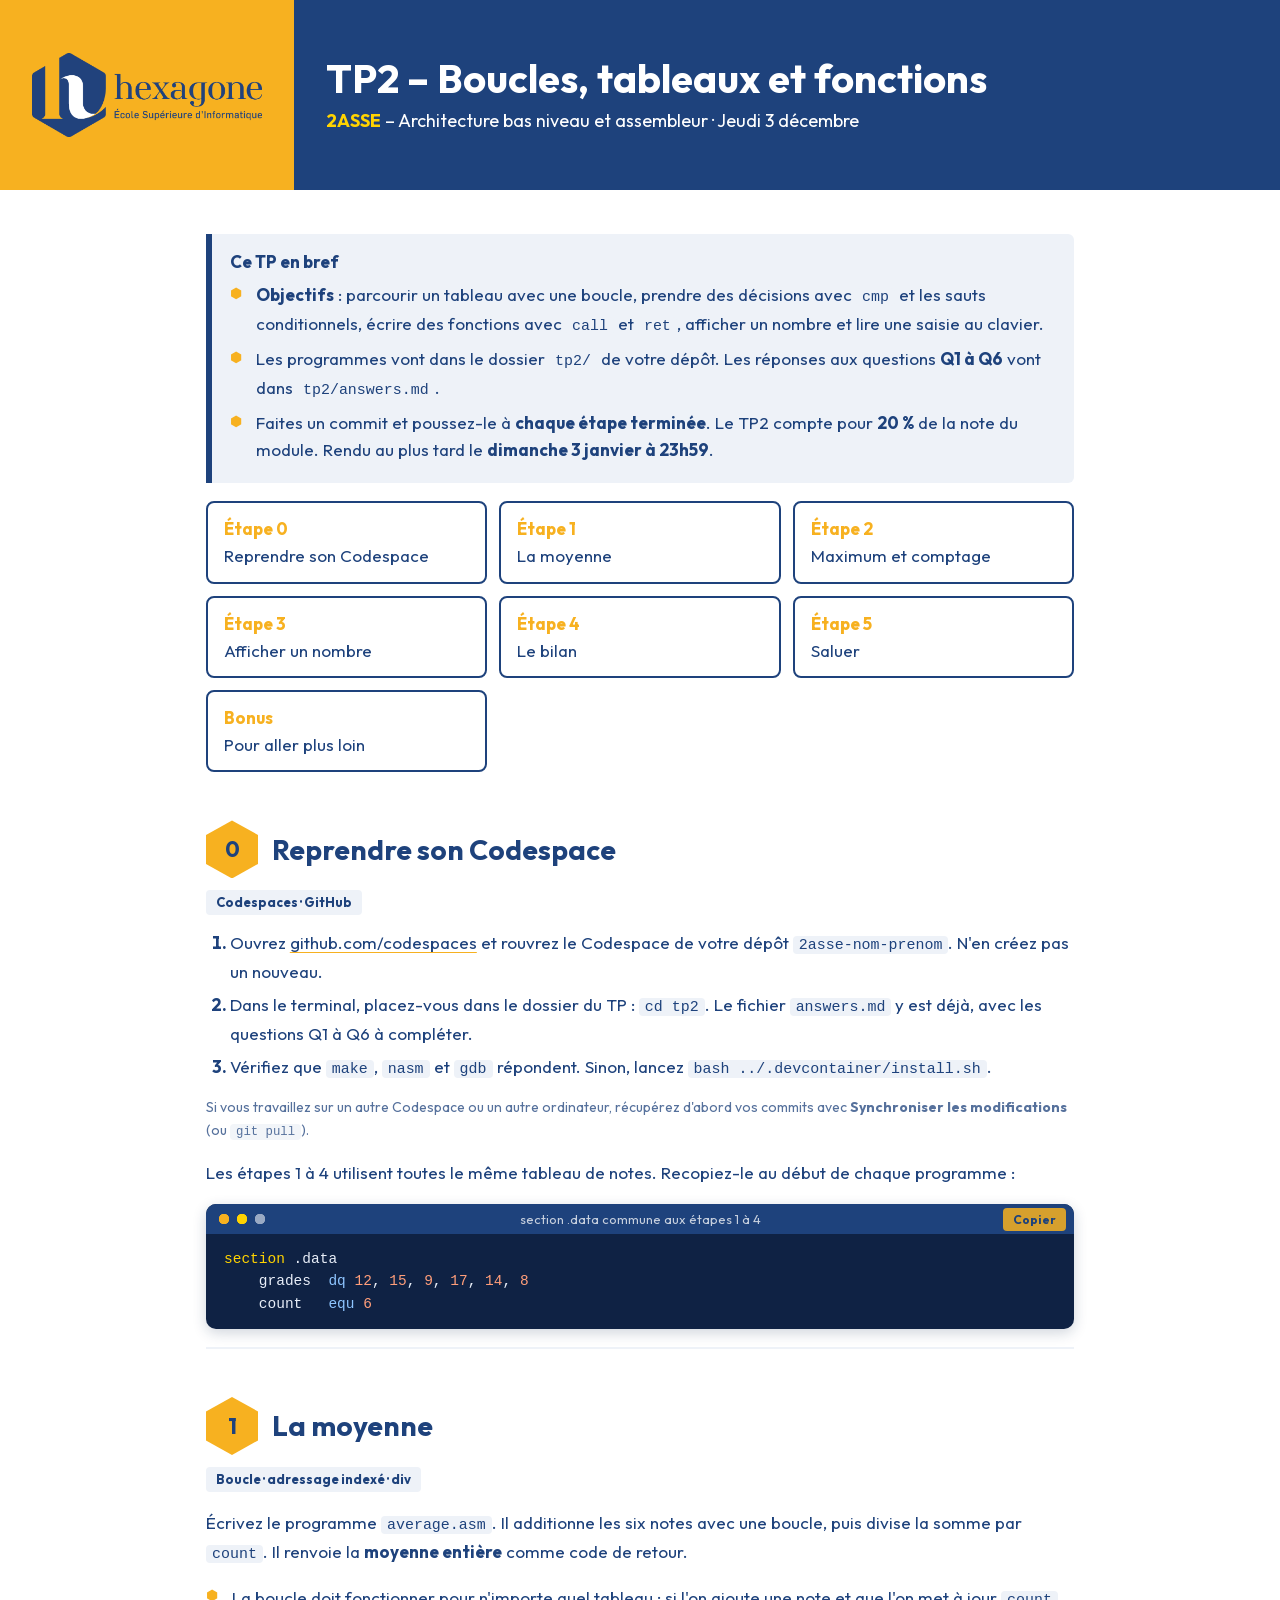
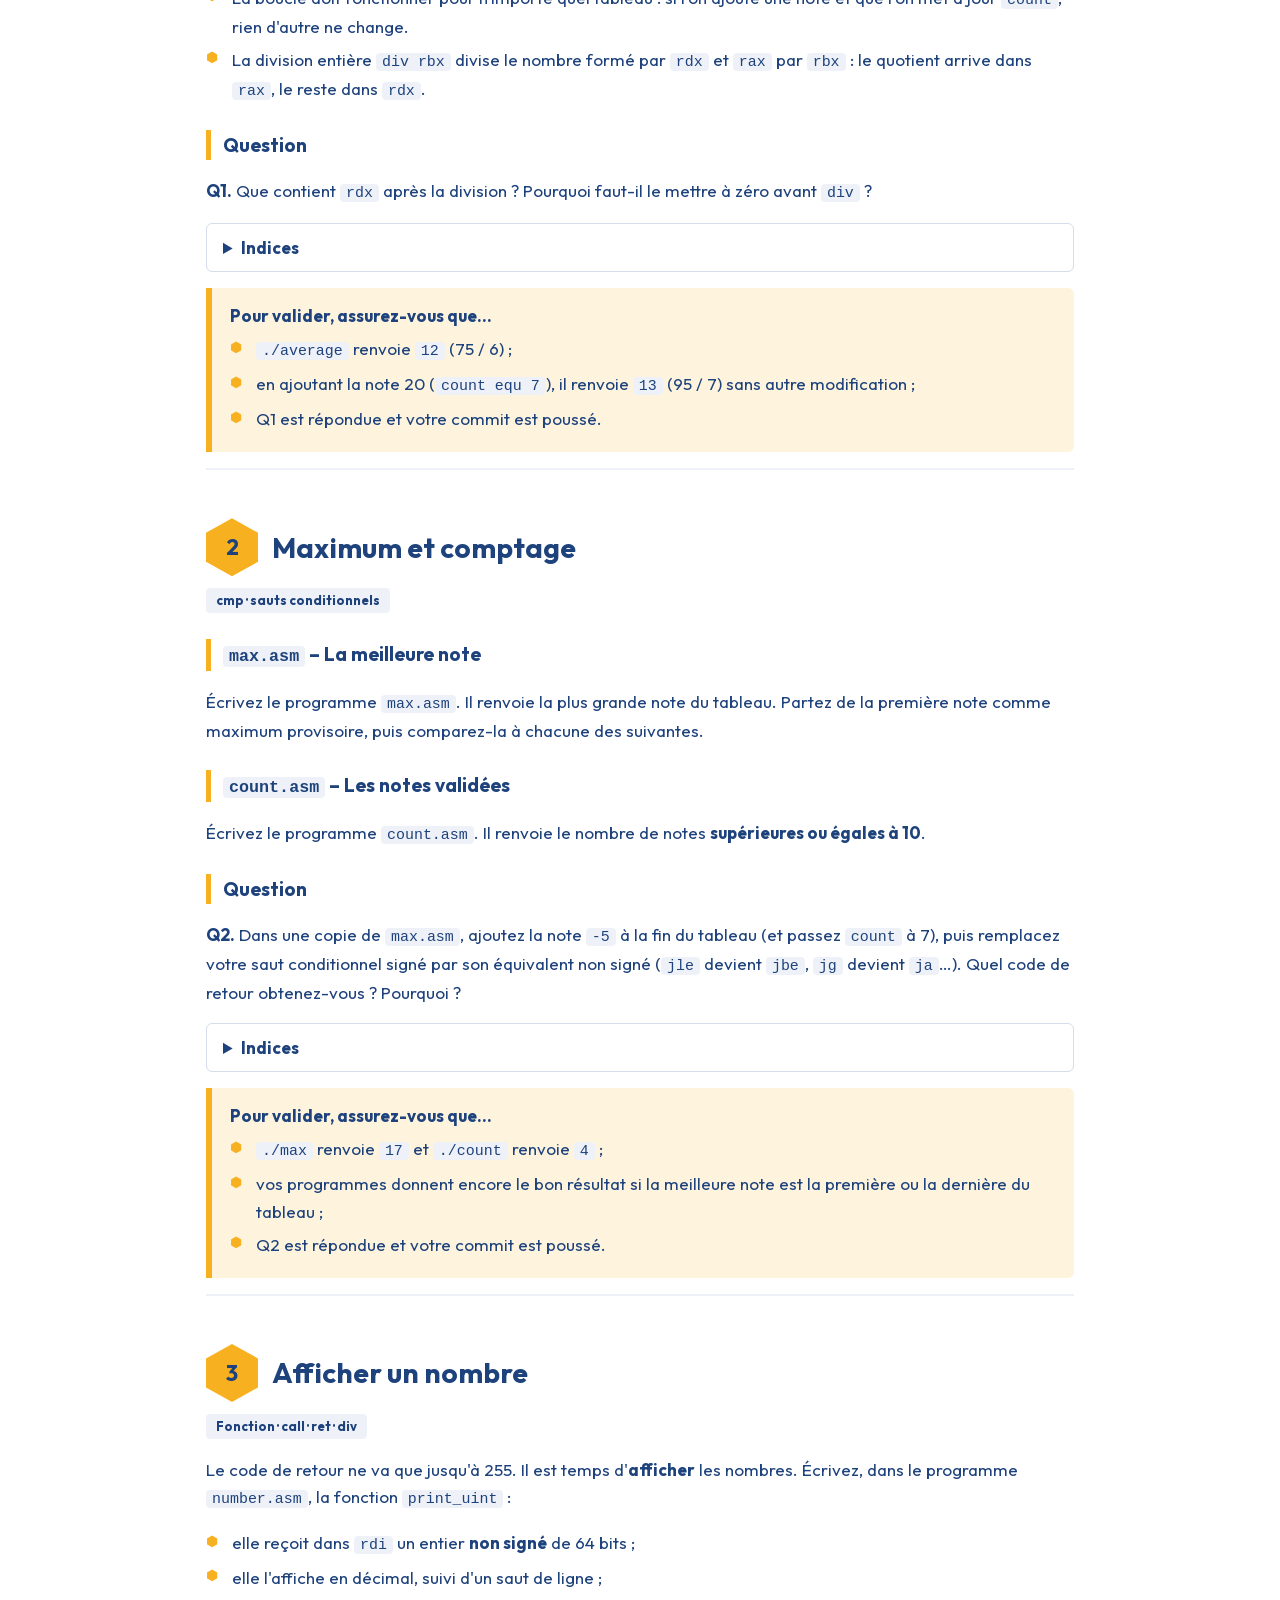
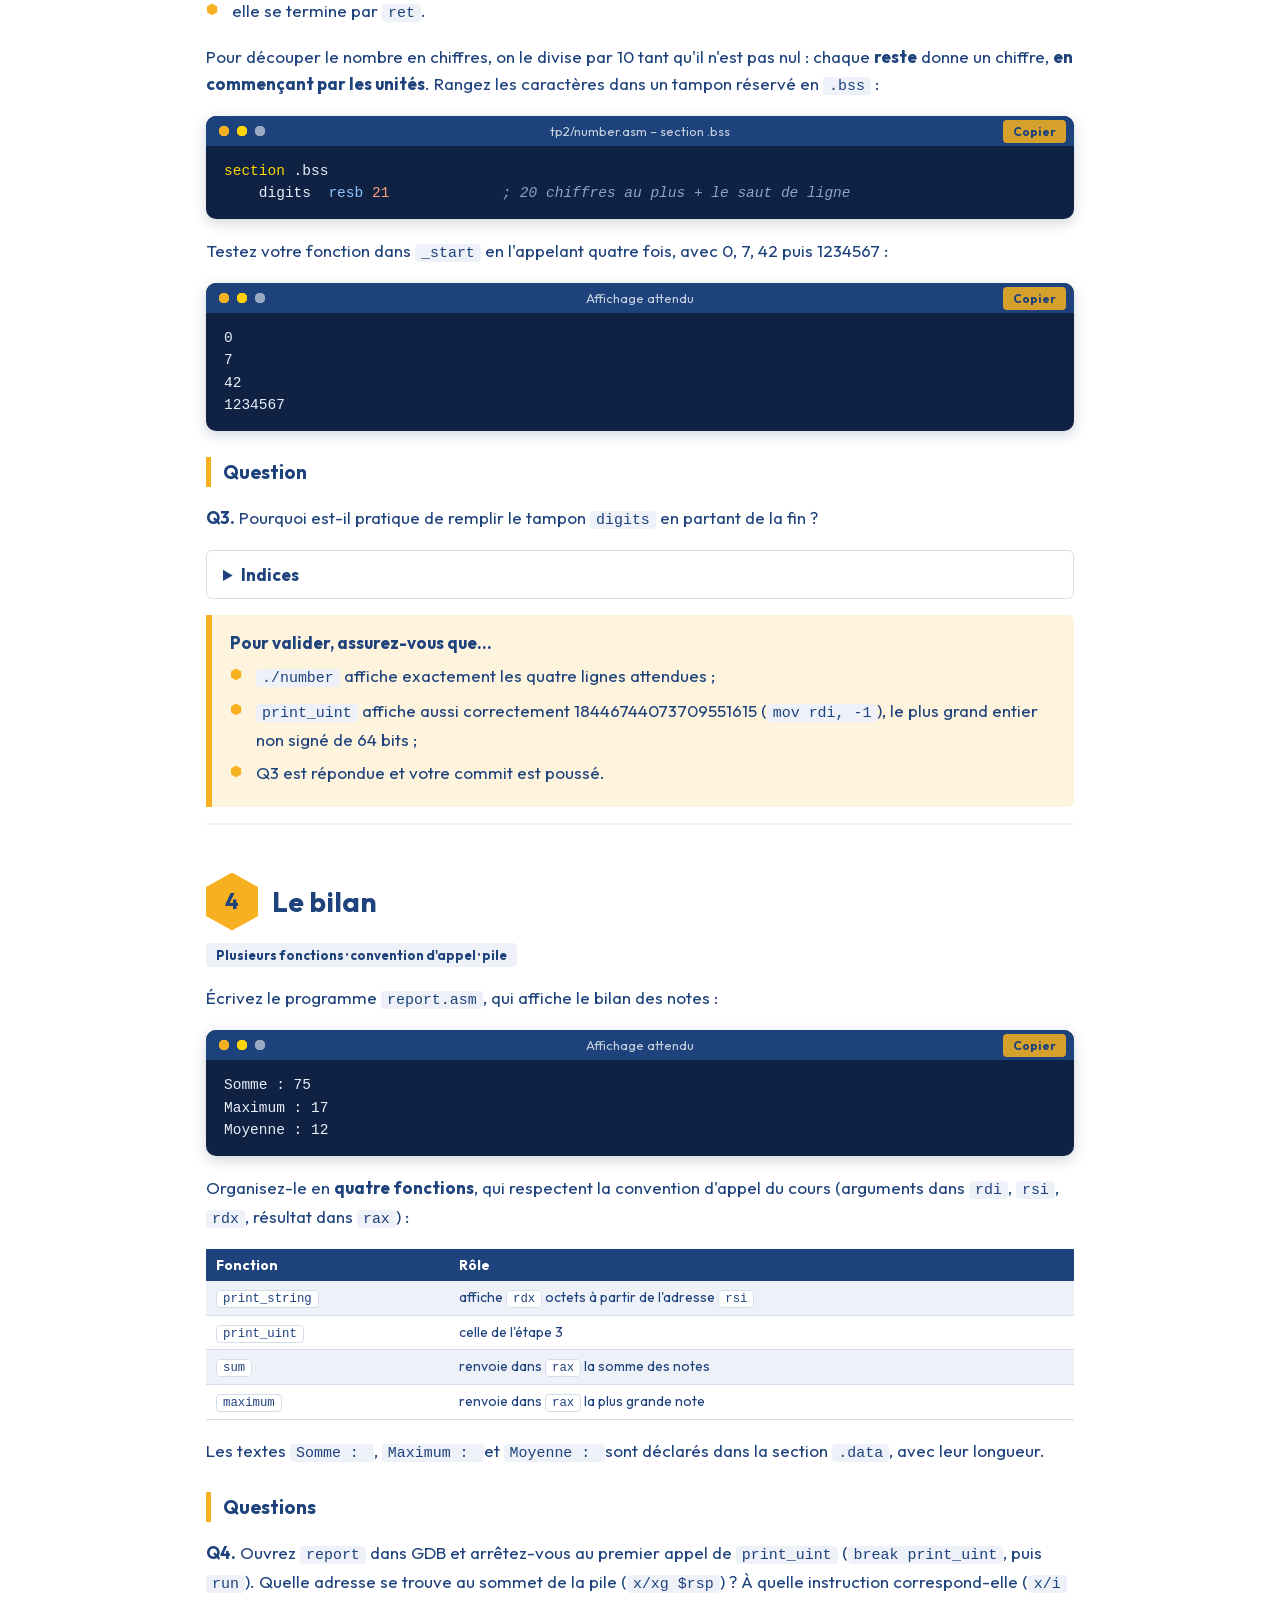
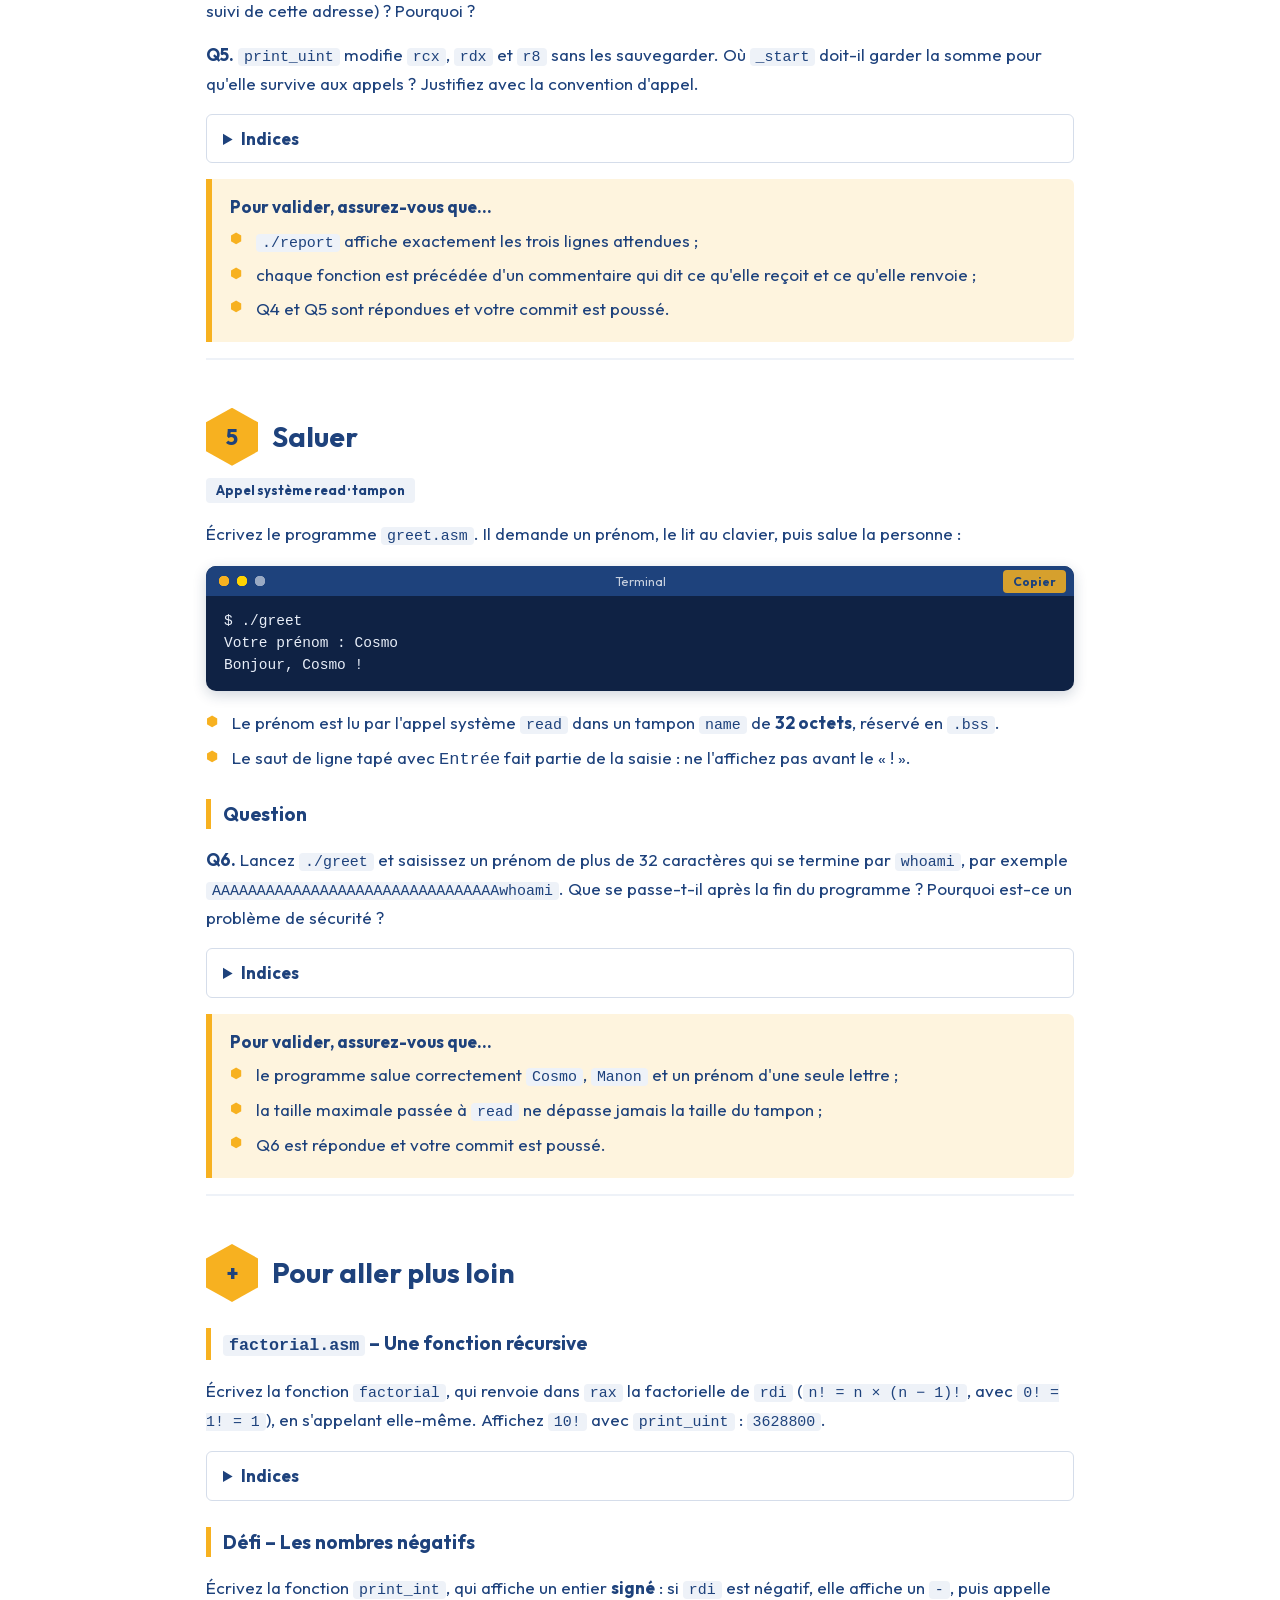
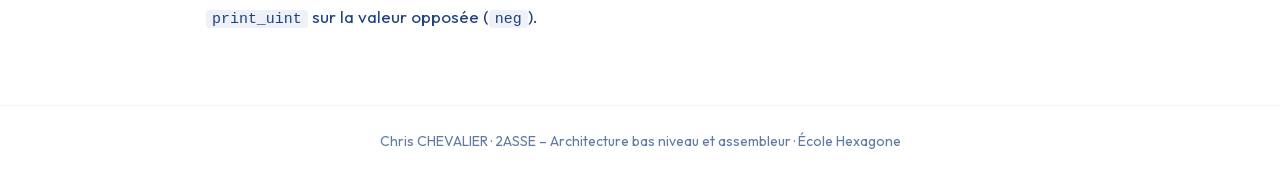
<file: tp/tp2.html>
<!doctype html>
<html lang="fr">
<head>
  <meta charset="utf-8">
  <meta name="viewport" content="width=device-width, initial-scale=1">
  <title>TP2 – Boucles, tableaux et fonctions – 2ASSE</title>
  <link rel="stylesheet" href="../assets/css/enonce.css">
</head>
<body>

<header class="entete">
  <div class="panneau"><img src="../assets/charte/logo-hexagone.png" alt="École Hexagone"></div>
  <div class="titre">
    <h1>TP2 – Boucles, tableaux et fonctions</h1>
    <p><span class="code-module">2ASSE</span> – Architecture bas niveau et assembleur · Jeudi 3 décembre</p>
  </div>
</header>

<main>

  <div class="encadre marine">
    <span class="intitule">Ce TP en bref</span>
    <ul>
      <li><strong>Objectifs</strong> : parcourir un tableau avec une boucle, prendre des décisions avec <code>cmp</code> et les sauts conditionnels, écrire des fonctions avec <code>call</code> et <code>ret</code>, afficher un nombre et lire une saisie au clavier.</li>
      <li>Les programmes vont dans le dossier <code>tp2/</code> de votre dépôt. Les réponses aux questions <strong>Q1 à Q6</strong> vont dans <code>tp2/answers.md</code>.</li>
      <li>Faites un commit et poussez-le à <strong>chaque étape terminée</strong>. Le TP2 compte pour <strong>20 %</strong> de la note du module. Rendu au plus tard le <strong>dimanche 3 janvier à 23h59</strong>.</li>
    </ul>
  </div>

  <nav class="sommaire">
    <a href="#etape-0"><span class="n">Étape 0</span><br>Reprendre son Codespace</a>
    <a href="#etape-1"><span class="n">Étape 1</span><br>La moyenne</a>
    <a href="#etape-2"><span class="n">Étape 2</span><br>Maximum et comptage</a>
    <a href="#etape-3"><span class="n">Étape 3</span><br>Afficher un nombre</a>
    <a href="#etape-4"><span class="n">Étape 4</span><br>Le bilan</a>
    <a href="#etape-5"><span class="n">Étape 5</span><br>Saluer</a>
    <a href="#bonus"><span class="n">Bonus</span><br>Pour aller plus loin</a>
  </nav>

  <!-- ================================================================== -->
  <section class="defi" id="etape-0">
    <h2><span class="num">0</span> Reprendre son Codespace</h2>
    <div class="meta"><span class="etiquette clair">Codespaces · GitHub</span></div>

    <ol>
      <li>Ouvrez <a href="https://github.com/codespaces" target="_blank">github.com/codespaces</a> et rouvrez le Codespace de votre dépôt <code>2asse-nom-prenom</code>. N'en créez pas un nouveau.</li>
      <li>Dans le terminal, placez-vous dans le dossier du TP : <code>cd tp2</code>. Le fichier <code>answers.md</code> y est déjà, avec les questions Q1 à Q6 à compléter.</li>
      <li>Vérifiez que <code>make</code>, <code>nasm</code> et <code>gdb</code> répondent. Sinon, lancez <code>bash ../.devcontainer/install.sh</code>.</li>
    </ol>
    <p class="muet" style="font-size: 14px;">Si vous travaillez sur un autre Codespace ou un autre ordinateur, récupérez d'abord vos commits avec <strong>Synchroniser les modifications</strong> (ou <code>git pull</code>).</p>

    <p>Les étapes 1 à 4 utilisent toutes le même tableau de notes. Recopiez-le au début de chaque programme :</p>
    <pre data-titre="section .data commune aux étapes 1 à 4"><code class="language-x86asm">
      section .data
          grades  dq 12, 15, 9, 17, 14, 8
          count   equ 6
    </code></pre>
  </section>

  <!-- ================================================================== -->
  <section class="defi" id="etape-1">
    <h2><span class="num">1</span> La moyenne</h2>
    <div class="meta"><span class="etiquette clair">Boucle · adressage indexé · div</span></div>

    <p>Écrivez le programme <code>average.asm</code>. Il additionne les six notes avec une boucle, puis divise la somme par <code>count</code>. Il renvoie la <strong>moyenne entière</strong> comme code de retour.</p>
    <ul>
      <li>La boucle doit fonctionner pour n'importe quel tableau : si l'on ajoute une note et que l'on met à jour <code>count</code>, rien d'autre ne change.</li>
      <li>La division entière <code>div rbx</code> divise le nombre formé par <code>rdx</code> et <code>rax</code> par <code>rbx</code> : le quotient arrive dans <code>rax</code>, le reste dans <code>rdx</code>.</li>
    </ul>

    <h3>Question</h3>
    <p><strong>Q1.</strong> Que contient <code>rdx</code> après la division ? Pourquoi faut-il le mettre à zéro avant <code>div</code> ?</p>

    <details>
      <summary>Indices</summary>
      <ul>
        <li>Repartez de <code>sum.asm</code>, vu en cours : <code>add rax, [grades + rcx*8]</code> lit l'élément n° <code>rcx</code>.</li>
        <li><code>div</code> n'accepte pas de valeur immédiate : mettez d'abord <code>count</code> dans un registre.</li>
        <li>Pour lire <code>rdx</code> après la division, utilisez GDB (<code>p $rdx</code>).</li>
      </ul>
    </details>

    <div class="encadre">
      <span class="intitule">Pour valider, assurez-vous que…</span>
      <ul>
        <li><code>./average</code> renvoie <code>12</code> (75 / 6) ;</li>
        <li>en ajoutant la note 20 (<code>count equ 7</code>), il renvoie <code>13</code> (95 / 7) sans autre modification ;</li>
        <li>Q1 est répondue et votre commit est poussé.</li>
      </ul>
    </div>
  </section>

  <!-- ================================================================== -->
  <section class="defi" id="etape-2">
    <h2><span class="num">2</span> Maximum et comptage</h2>
    <div class="meta"><span class="etiquette clair">cmp · sauts conditionnels</span></div>

    <h3><code>max.asm</code> – La meilleure note</h3>
    <p>Écrivez le programme <code>max.asm</code>. Il renvoie la plus grande note du tableau. Partez de la première note comme maximum provisoire, puis comparez-la à chacune des suivantes.</p>

    <h3><code>count.asm</code> – Les notes validées</h3>
    <p>Écrivez le programme <code>count.asm</code>. Il renvoie le nombre de notes <strong>supérieures ou égales à 10</strong>.</p>

    <h3>Question</h3>
    <p><strong>Q2.</strong> Dans une copie de <code>max.asm</code>, ajoutez la note <code>-5</code> à la fin du tableau (et passez <code>count</code> à 7), puis remplacez votre saut conditionnel signé par son équivalent non signé (<code>jle</code> devient <code>jbe</code>, <code>jg</code> devient <code>ja</code>…). Quel code de retour obtenez-vous ? Pourquoi ?</p>

    <details>
      <summary>Indices</summary>
      <ul>
        <li>Un « si » en assembleur saute <strong>par-dessus</strong> le bloc à ne pas exécuter : testez la condition inverse.</li>
        <li><code>cmp qword [grades + rcx*8], 10</code> compare directement une case du tableau à 10. <code>qword</code> précise la taille de la case.</li>
      </ul>
    </details>

    <div class="encadre">
      <span class="intitule">Pour valider, assurez-vous que…</span>
      <ul>
        <li><code>./max</code> renvoie <code>17</code> et <code>./count</code> renvoie <code>4</code> ;</li>
        <li>vos programmes donnent encore le bon résultat si la meilleure note est la première ou la dernière du tableau ;</li>
        <li>Q2 est répondue et votre commit est poussé.</li>
      </ul>
    </div>
  </section>

  <!-- ================================================================== -->
  <section class="defi" id="etape-3">
    <h2><span class="num">3</span> Afficher un nombre</h2>
    <div class="meta"><span class="etiquette clair">Fonction · call · ret · div</span></div>

    <p>Le code de retour ne va que jusqu'à 255. Il est temps d'<strong>afficher</strong> les nombres. Écrivez, dans le programme <code>number.asm</code>, la fonction <code>print_uint</code> :</p>
    <ul>
      <li>elle reçoit dans <code>rdi</code> un entier <strong>non signé</strong> de 64 bits ;</li>
      <li>elle l'affiche en décimal, suivi d'un saut de ligne ;</li>
      <li>elle se termine par <code>ret</code>.</li>
    </ul>
    <p>Pour découper le nombre en chiffres, on le divise par 10 tant qu'il n'est pas nul : chaque <strong>reste</strong> donne un chiffre, <strong>en commençant par les unités</strong>.
      Rangez les caractères dans un tampon réservé en <code>.bss</code> :</p>
    <pre data-titre="tp2/number.asm – section .bss"><code class="language-x86asm">
      section .bss
          digits  resb 21             ; 20 chiffres au plus + le saut de ligne
    </code></pre>
    <p>Testez votre fonction dans <code>_start</code> en l'appelant quatre fois, avec 0, 7, 42 puis 1234567 :</p>
    <pre data-titre="Affichage attendu"><code class="language-plaintext">
      0
      7
      42
      1234567
    </code></pre>

    <h3>Question</h3>
    <p><strong>Q3.</strong> Pourquoi est-il pratique de remplir le tampon <code>digits</code> en partant de la fin ?</p>

    <details>
      <summary>Indices</summary>
      <ul>
        <li>Gardez dans un registre (par exemple <code>r8</code>) l'adresse de la prochaine case à remplir. Placez d'abord le saut de ligne en <code>digits + 20</code>, puis reculez d'une case par chiffre.</li>
        <li>Le reste d'une division par 10 est entre 0 et 9 : ajoutez <code>'0'</code> pour obtenir le caractère.</li>
        <li>Une boucle « répéter… tant que » (test en bas) affiche bien <code>0</code> pour le nombre 0.</li>
        <li>À la fin, <code>r8</code> pointe sur le premier chiffre : la longueur à afficher est <code>digits + 21 - r8</code>.</li>
        <li>Définissez la fonction <strong>avant</strong> <code>_start</code> ou après la sortie du programme : le processeur ne doit pas « tomber » dedans par erreur.</li>
      </ul>
    </details>

    <div class="encadre">
      <span class="intitule">Pour valider, assurez-vous que…</span>
      <ul>
        <li><code>./number</code> affiche exactement les quatre lignes attendues ;</li>
        <li><code>print_uint</code> affiche aussi correctement 18446744073709551615 (<code>mov rdi, -1</code>), le plus grand entier non signé de 64 bits ;</li>
        <li>Q3 est répondue et votre commit est poussé.</li>
      </ul>
    </div>
  </section>

  <!-- ================================================================== -->
  <section class="defi" id="etape-4">
    <h2><span class="num">4</span> Le bilan</h2>
    <div class="meta"><span class="etiquette clair">Plusieurs fonctions · convention d'appel · pile</span></div>

    <p>Écrivez le programme <code>report.asm</code>, qui affiche le bilan des notes :</p>
    <pre data-titre="Affichage attendu"><code class="language-plaintext">
      Somme : 75
      Maximum : 17
      Moyenne : 12
    </code></pre>
    <p>Organisez-le en <strong>quatre fonctions</strong>, qui respectent la convention d'appel du cours (arguments dans <code>rdi</code>, <code>rsi</code>, <code>rdx</code>, résultat dans <code>rax</code>) :</p>
    <table class="compact">
      <tr><th>Fonction</th><th>Rôle</th></tr>
      <tr><td><code>print_string</code></td><td>affiche <code>rdx</code> octets à partir de l'adresse <code>rsi</code></td></tr>
      <tr><td><code>print_uint</code></td><td>celle de l'étape 3</td></tr>
      <tr><td><code>sum</code></td><td>renvoie dans <code>rax</code> la somme des notes</td></tr>
      <tr><td><code>maximum</code></td><td>renvoie dans <code>rax</code> la plus grande note</td></tr>
    </table>
    <p>Les textes <code>Somme : </code>, <code>Maximum : </code> et <code>Moyenne : </code> sont déclarés dans la section <code>.data</code>, avec leur longueur.</p>

    <h3>Questions</h3>
    <p><strong>Q4.</strong> Ouvrez <code>report</code> dans GDB et arrêtez-vous au premier appel de <code>print_uint</code> (<code>break print_uint</code>, puis <code>run</code>).
      Quelle adresse se trouve au sommet de la pile (<code>x/xg $rsp</code>) ? À quelle instruction correspond-elle (<code>x/i</code> suivi de cette adresse) ? Pourquoi ?</p>
    <p><strong>Q5.</strong> <code>print_uint</code> modifie <code>rcx</code>, <code>rdx</code> et <code>r8</code> sans les sauvegarder. Où <code>_start</code> doit-il garder la somme pour qu'elle survive aux appels ? Justifiez avec la convention d'appel.</p>

    <details>
      <summary>Indices</summary>
      <ul>
        <li>Une fonction peut en appeler une autre : <code>print_uint</code> peut se terminer par un appel à <code>print_string</code>.</li>
        <li>Rappelez-vous les registres que la convention System V oblige une fonction à <strong>préserver</strong>.</li>
      </ul>
    </details>

    <div class="encadre">
      <span class="intitule">Pour valider, assurez-vous que…</span>
      <ul>
        <li><code>./report</code> affiche exactement les trois lignes attendues ;</li>
        <li>chaque fonction est précédée d'un commentaire qui dit ce qu'elle reçoit et ce qu'elle renvoie ;</li>
        <li>Q4 et Q5 sont répondues et votre commit est poussé.</li>
      </ul>
    </div>
  </section>

  <!-- ================================================================== -->
  <section class="defi" id="etape-5">
    <h2><span class="num">5</span> Saluer</h2>
    <div class="meta"><span class="etiquette clair">Appel système read · tampon</span></div>

    <p>Écrivez le programme <code>greet.asm</code>. Il demande un prénom, le lit au clavier, puis salue la personne :</p>
    <pre data-titre="Terminal"><code class="language-plaintext">
      $ ./greet
      Votre prénom : Cosmo
      Bonjour, Cosmo !
    </code></pre>
    <ul>
      <li>Le prénom est lu par l'appel système <code>read</code> dans un tampon <code>name</code> de <strong>32 octets</strong>, réservé en <code>.bss</code>.</li>
      <li>Le saut de ligne tapé avec <kbd>Entrée</kbd> fait partie de la saisie : ne l'affichez pas avant le « ! ».</li>
    </ul>

    <h3>Question</h3>
    <p><strong>Q6.</strong> Lancez <code>./greet</code> et saisissez un prénom de plus de 32 caractères qui se termine par <code>whoami</code>, par exemple <code>AAAAAAAAAAAAAAAAAAAAAAAAAAAAAAAAwhoami</code>.
      Que se passe-t-il après la fin du programme ? Pourquoi est-ce un problème de sécurité ?</p>

    <details>
      <summary>Indices</summary>
      <ul>
        <li><code>read</code> renvoie dans <code>rax</code> le nombre d'octets lus. Si le dernier est un saut de ligne (10), retirez-le de la longueur.</li>
        <li><code>cmp byte [name + rbx - 1], 10</code> compare le dernier octet lu (si <code>rbx</code> contient la longueur) au saut de ligne.</li>
        <li>Réutilisez <code>print_string</code> de l'étape 4.</li>
      </ul>
    </details>

    <div class="encadre">
      <span class="intitule">Pour valider, assurez-vous que…</span>
      <ul>
        <li>le programme salue correctement <code>Cosmo</code>, <code>Manon</code> et un prénom d'une seule lettre ;</li>
        <li>la taille maximale passée à <code>read</code> ne dépasse jamais la taille du tampon ;</li>
        <li>Q6 est répondue et votre commit est poussé.</li>
      </ul>
    </div>
  </section>

  <!-- ================================================================== -->
  <section class="defi" id="bonus">
    <h2><span class="num">+</span> Pour aller plus loin</h2>

    <h3><code>factorial.asm</code> – Une fonction récursive</h3>
    <p>Écrivez la fonction <code>factorial</code>, qui renvoie dans <code>rax</code> la factorielle de <code>rdi</code> (<code>n! = n × (n − 1)!</code>, avec <code>0! = 1! = 1</code>), en s'appelant elle-même.
      Affichez <code>10!</code> avec <code>print_uint</code> : <code>3628800</code>.</p>
    <details>
      <summary>Indices</summary>
      <ul>
        <li>Avant l'appel récursif, sauvegardez <code>n</code> sur la pile avec <code>push rdi</code> ; récupérez-le avec <code>pop rdi</code> au retour.</li>
        <li>Dans GDB, posez un point d'arrêt sur <code>factorial</code> et tapez <code>bt</code> à chaque arrêt : la pile des appels grandit.</li>
        <li>À partir de quelle valeur de <code>n</code> le résultat devient-il faux ? Pourquoi ?</li>
      </ul>
    </details>

    <h3>Défi – Les nombres négatifs</h3>
    <p>Écrivez la fonction <code>print_int</code>, qui affiche un entier <strong>signé</strong> : si <code>rdi</code> est négatif, elle affiche un <code>-</code>, puis appelle <code>print_uint</code> sur la valeur opposée (<code>neg</code>).</p>
  </section>

</main>

<footer class="pied">Chris CHEVALIER · 2ASSE – Architecture bas niveau et assembleur · École Hexagone</footer>

<script src="../assets/vendor/reveal/plugin/highlight/highlight.js"></script>
<script src="../assets/js/enonce.js"></script>
</body>
</html>
</file>
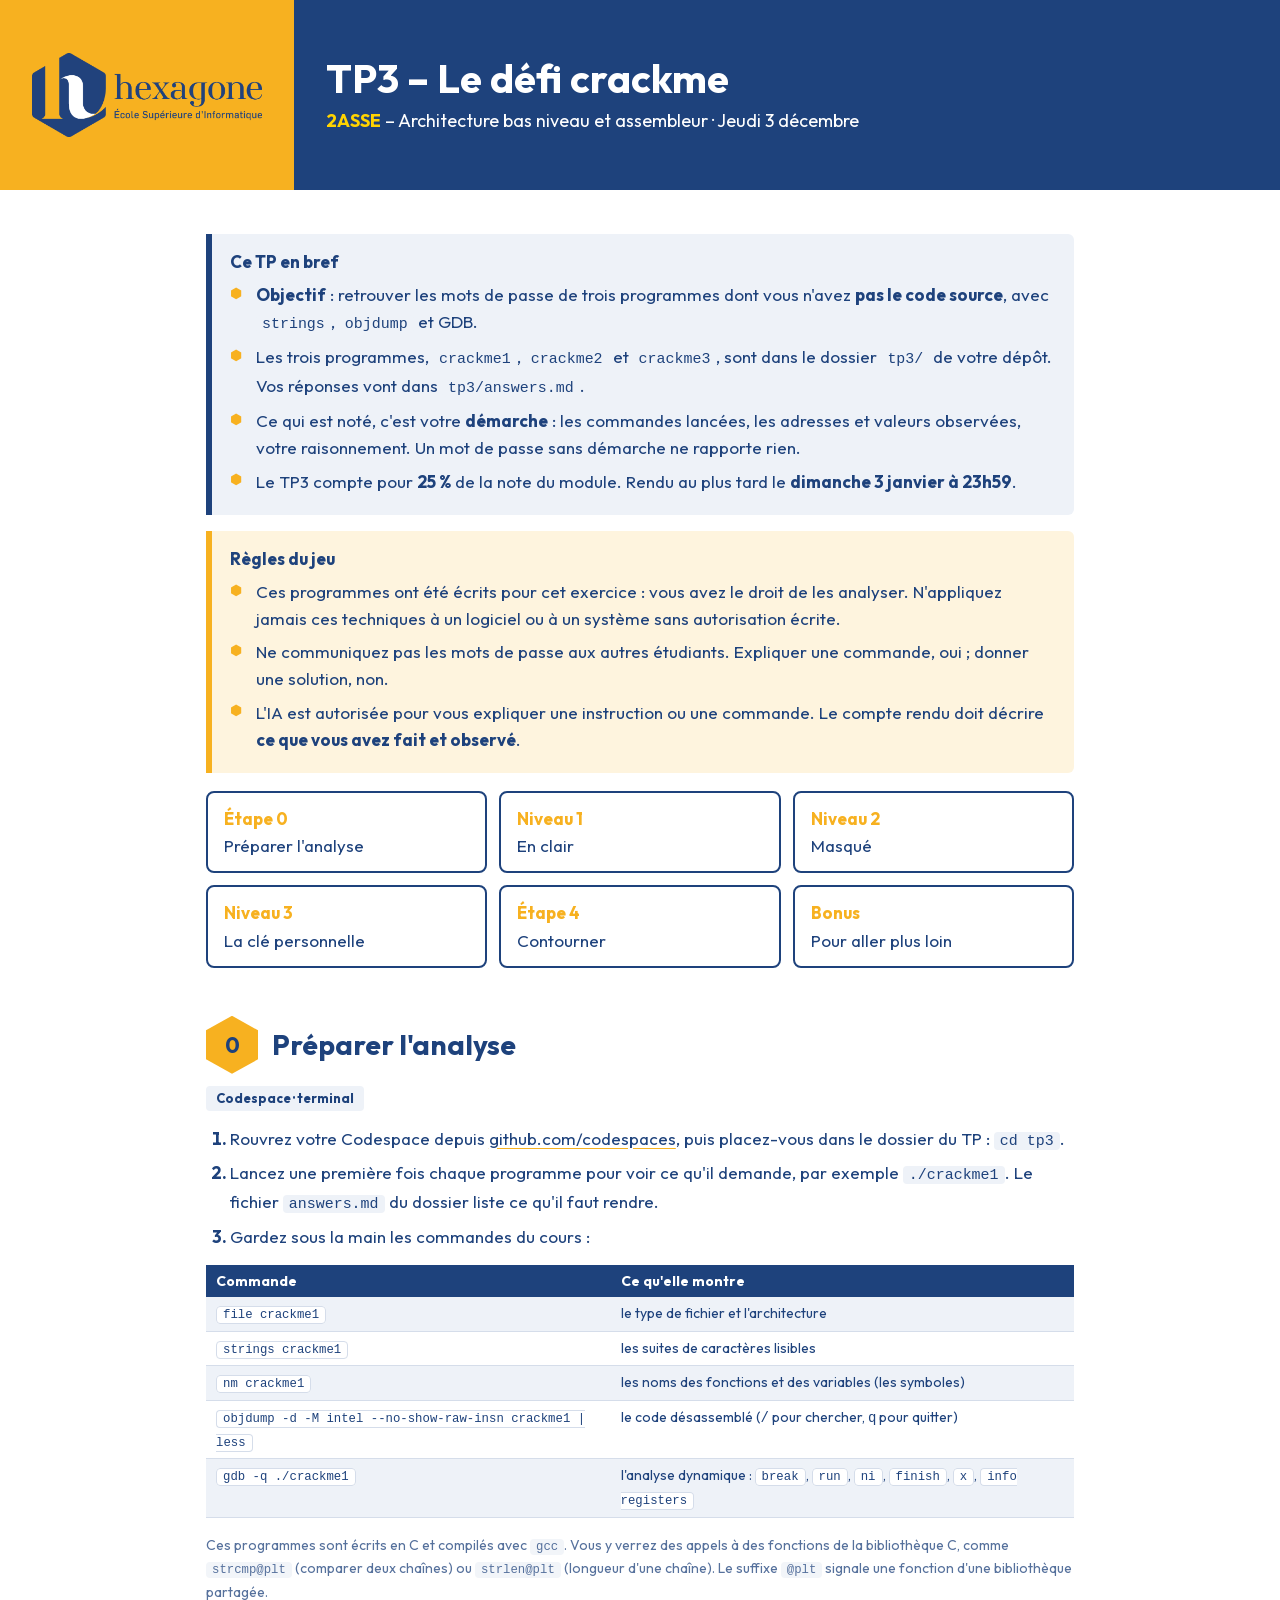
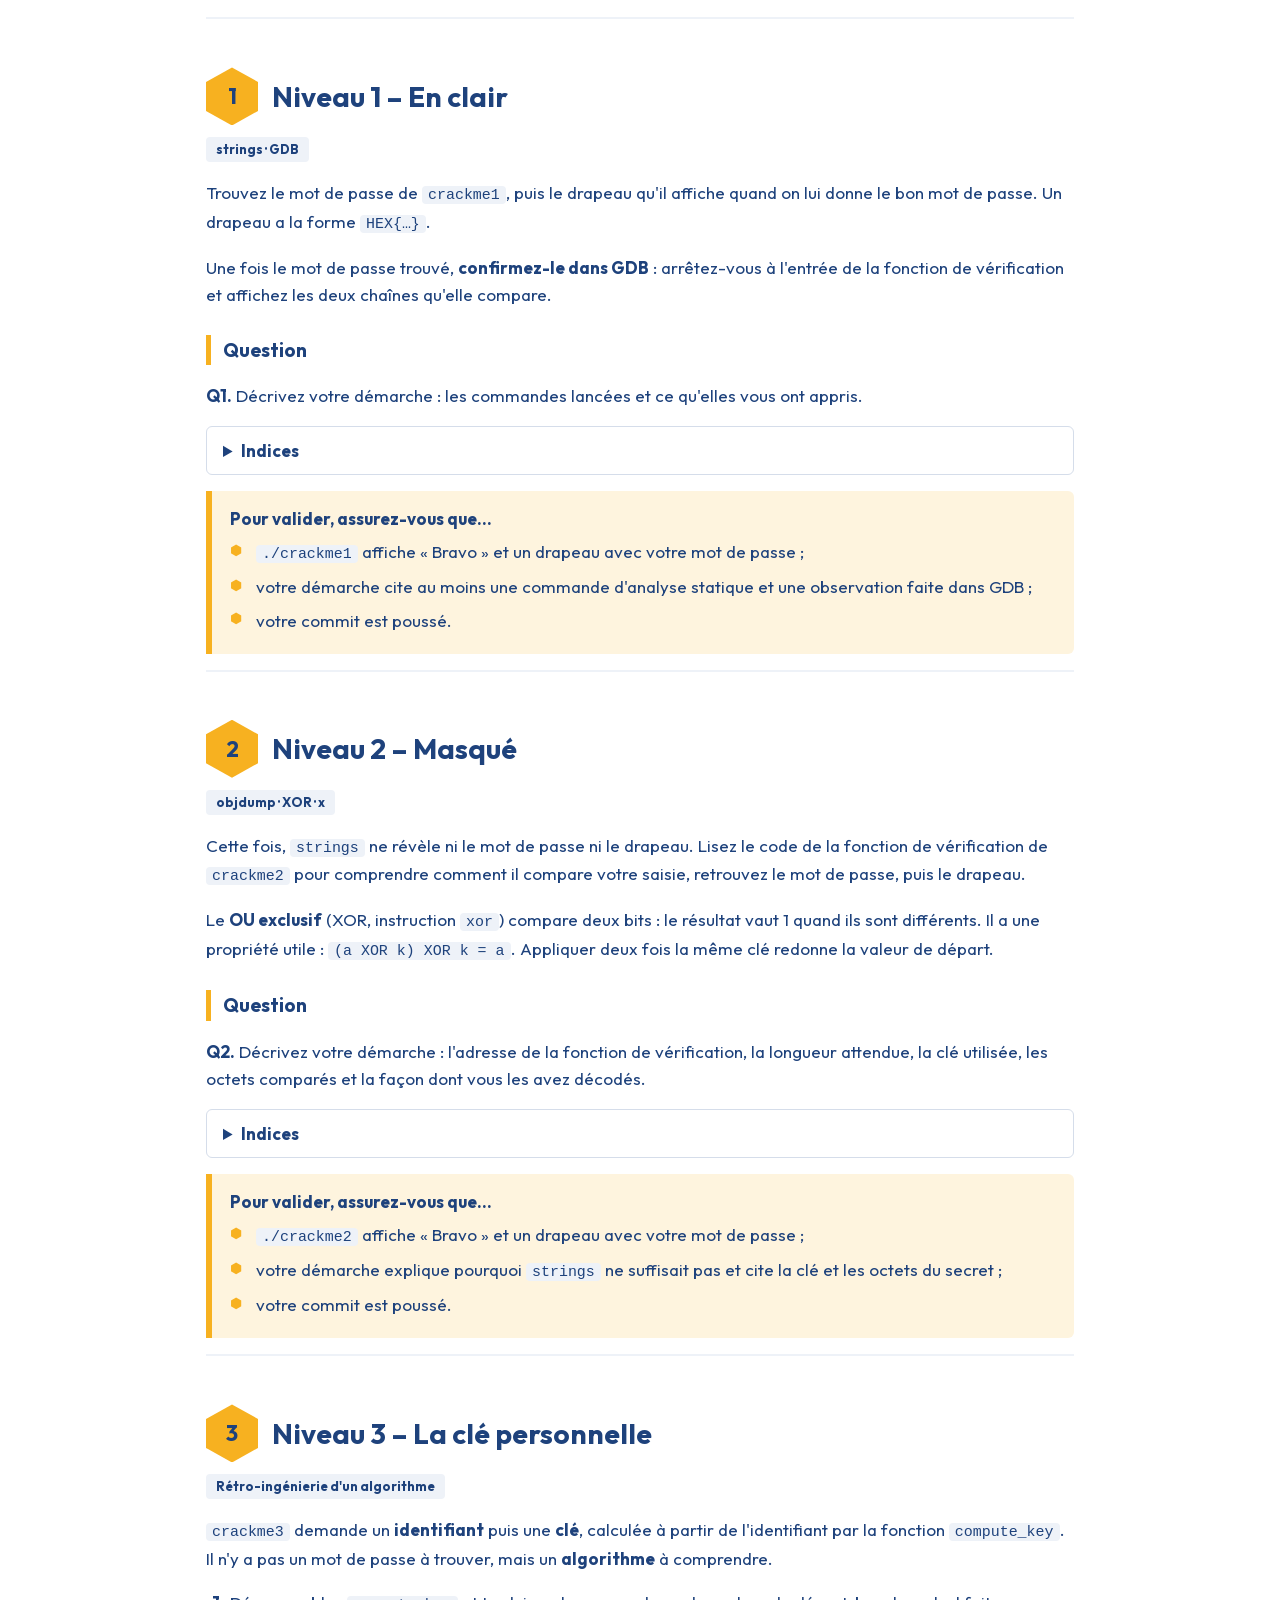
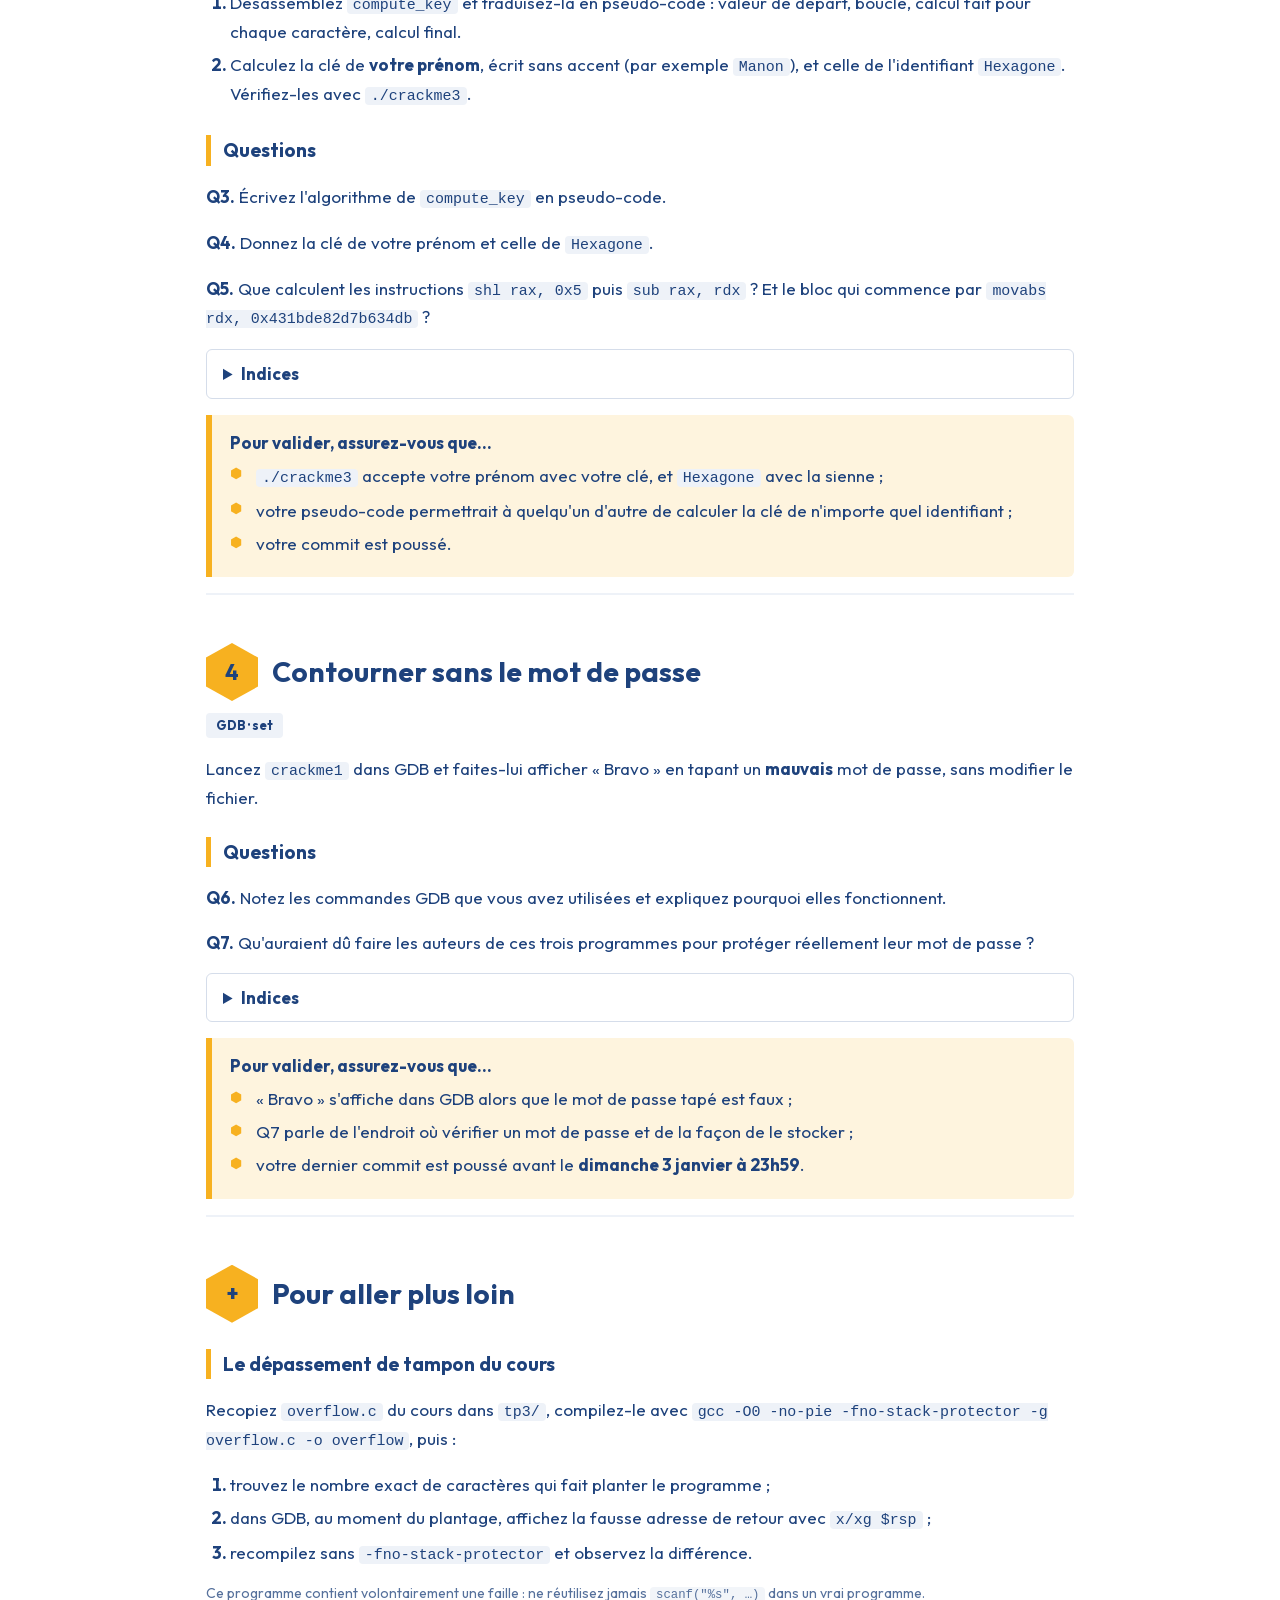
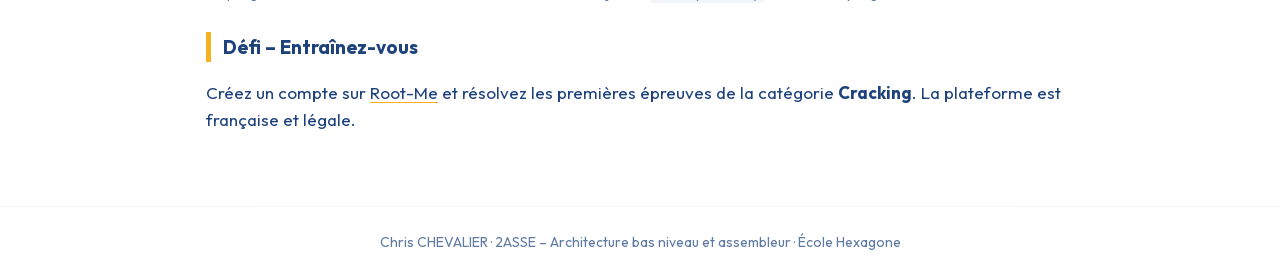
<file: tp/tp3.html>
<!doctype html>
<html lang="fr">
<head>
  <meta charset="utf-8">
  <meta name="viewport" content="width=device-width, initial-scale=1">
  <title>TP3 – Le défi crackme – 2ASSE</title>
  <link rel="stylesheet" href="../assets/css/enonce.css">
</head>
<body>

<header class="entete">
  <div class="panneau"><img src="../assets/charte/logo-hexagone.png" alt="École Hexagone"></div>
  <div class="titre">
    <h1>TP3 – Le défi crackme</h1>
    <p><span class="code-module">2ASSE</span> – Architecture bas niveau et assembleur · Jeudi 3 décembre</p>
  </div>
</header>

<main>

  <div class="encadre marine">
    <span class="intitule">Ce TP en bref</span>
    <ul>
      <li><strong>Objectif</strong> : retrouver les mots de passe de trois programmes dont vous n'avez <strong>pas le code source</strong>, avec <code>strings</code>, <code>objdump</code> et GDB.</li>
      <li>Les trois programmes, <code>crackme1</code>, <code>crackme2</code> et <code>crackme3</code>, sont dans le dossier <code>tp3/</code> de votre dépôt. Vos réponses vont dans <code>tp3/answers.md</code>.</li>
      <li>Ce qui est noté, c'est votre <strong>démarche</strong> : les commandes lancées, les adresses et valeurs observées, votre raisonnement. Un mot de passe sans démarche ne rapporte rien.</li>
      <li>Le TP3 compte pour <strong>25 %</strong> de la note du module. Rendu au plus tard le <strong>dimanche 3 janvier à 23h59</strong>.</li>
    </ul>
  </div>

  <div class="encadre">
    <span class="intitule">Règles du jeu</span>
    <ul>
      <li>Ces programmes ont été écrits pour cet exercice : vous avez le droit de les analyser. N'appliquez jamais ces techniques à un logiciel ou à un système sans autorisation écrite.</li>
      <li>Ne communiquez pas les mots de passe aux autres étudiants. Expliquer une commande, oui ; donner une solution, non.</li>
      <li>L'IA est autorisée pour vous expliquer une instruction ou une commande. Le compte rendu doit décrire <strong>ce que vous avez fait et observé</strong>.</li>
    </ul>
  </div>

  <nav class="sommaire">
    <a href="#etape-0"><span class="n">Étape 0</span><br>Préparer l'analyse</a>
    <a href="#niveau-1"><span class="n">Niveau 1</span><br>En clair</a>
    <a href="#niveau-2"><span class="n">Niveau 2</span><br>Masqué</a>
    <a href="#niveau-3"><span class="n">Niveau 3</span><br>La clé personnelle</a>
    <a href="#contourner"><span class="n">Étape 4</span><br>Contourner</a>
    <a href="#bonus"><span class="n">Bonus</span><br>Pour aller plus loin</a>
  </nav>

  <!-- ================================================================== -->
  <section class="defi" id="etape-0">
    <h2><span class="num">0</span> Préparer l'analyse</h2>
    <div class="meta"><span class="etiquette clair">Codespace · terminal</span></div>

    <ol>
      <li>Rouvrez votre Codespace depuis <a href="https://github.com/codespaces" target="_blank">github.com/codespaces</a>, puis placez-vous dans le dossier du TP : <code>cd tp3</code>.</li>
      <li>Lancez une première fois chaque programme pour voir ce qu'il demande, par exemple <code>./crackme1</code>. Le fichier <code>answers.md</code> du dossier liste ce qu'il faut rendre.</li>
      <li>Gardez sous la main les commandes du cours :</li>
    </ol>
    <table class="compact">
      <tr><th>Commande</th><th>Ce qu'elle montre</th></tr>
      <tr><td><code>file crackme1</code></td><td>le type de fichier et l'architecture</td></tr>
      <tr><td><code>strings crackme1</code></td><td>les suites de caractères lisibles</td></tr>
      <tr><td><code>nm crackme1</code></td><td>les noms des fonctions et des variables (les symboles)</td></tr>
      <tr><td><code>objdump -d -M intel --no-show-raw-insn crackme1 | less</code></td><td>le code désassemblé (<kbd>/</kbd> pour chercher, <kbd>q</kbd> pour quitter)</td></tr>
      <tr><td><code>gdb -q ./crackme1</code></td><td>l'analyse dynamique : <code>break</code>, <code>run</code>, <code>ni</code>, <code>finish</code>, <code>x</code>, <code>info registers</code></td></tr>
    </table>
    <p class="muet" style="font-size: 14px;">Ces programmes sont écrits en C et compilés avec <code>gcc</code>. Vous y verrez des appels à des fonctions de la bibliothèque C, comme <code>strcmp@plt</code> (comparer deux chaînes) ou <code>strlen@plt</code> (longueur d'une chaîne). Le suffixe <code>@plt</code> signale une fonction d'une bibliothèque partagée.</p>
  </section>

  <!-- ================================================================== -->
  <section class="defi" id="niveau-1">
    <h2><span class="num">1</span> Niveau 1 – En clair</h2>
    <div class="meta"><span class="etiquette clair">strings · GDB</span></div>

    <p>Trouvez le mot de passe de <code>crackme1</code>, puis le drapeau qu'il affiche quand on lui donne le bon mot de passe. Un drapeau a la forme <code>HEX{…}</code>.</p>
    <p>Une fois le mot de passe trouvé, <strong>confirmez-le dans GDB</strong> : arrêtez-vous à l'entrée de la fonction de vérification et affichez les deux chaînes qu'elle compare.</p>

    <h3>Question</h3>
    <p><strong>Q1.</strong> Décrivez votre démarche : les commandes lancées et ce qu'elles vous ont appris.</p>

    <details>
      <summary>Indices</summary>
      <ul>
        <li><code>strings</code> affiche beaucoup de lignes : cherchez celles qui ressemblent à un message ou à un mot de passe.</li>
        <li><code>nm crackme1</code> montre une fonction <code>check</code>. Désassemblez-la : elle appelle <code>strcmp</code>.</li>
        <li>D'après la convention d'appel, <code>strcmp</code> reçoit ses deux chaînes dans <code>rdi</code> et <code>rsi</code>. <code>break strcmp</code>, puis <code>x/s $rdi</code> et <code>x/s $rsi</code>.</li>
      </ul>
    </details>

    <div class="encadre">
      <span class="intitule">Pour valider, assurez-vous que…</span>
      <ul>
        <li><code>./crackme1</code> affiche « Bravo » et un drapeau avec votre mot de passe ;</li>
        <li>votre démarche cite au moins une commande d'analyse statique et une observation faite dans GDB ;</li>
        <li>votre commit est poussé.</li>
      </ul>
    </div>
  </section>

  <!-- ================================================================== -->
  <section class="defi" id="niveau-2">
    <h2><span class="num">2</span> Niveau 2 – Masqué</h2>
    <div class="meta"><span class="etiquette clair">objdump · XOR · x</span></div>

    <p>Cette fois, <code>strings</code> ne révèle ni le mot de passe ni le drapeau. Lisez le code de la fonction de vérification de <code>crackme2</code> pour comprendre comment il compare votre saisie, retrouvez le mot de passe, puis le drapeau.</p>
    <p>Le <strong>OU exclusif</strong> (XOR, instruction <code>xor</code>) compare deux bits : le résultat vaut 1 quand ils sont différents. Il a une propriété utile : <code>(a XOR k) XOR k = a</code>. Appliquer deux fois la même clé redonne la valeur de départ.</p>

    <h3>Question</h3>
    <p><strong>Q2.</strong> Décrivez votre démarche : l'adresse de la fonction de vérification, la longueur attendue, la clé utilisée, les octets comparés et la façon dont vous les avez décodés.</p>

    <details>
      <summary>Indices</summary>
      <ul>
        <li>Le premier test de <code>check</code> porte sur le résultat de <code>strlen</code> : il donne la longueur du mot de passe.</li>
        <li>Repérez l'instruction <code>xor</code> et sa valeur, puis l'étiquette <code>secret</code> que <code>objdump</code> affiche en commentaire.</li>
        <li><code>x/10xb &amp;secret</code> dans GDB (ou <code>objdump -s -j .rodata crackme2</code>) affiche les octets du secret.</li>
        <li>Pour décoder, appliquez la clé à chaque octet. À la main avec la table ASCII, ou en Python : <code>bytes(b ^ 0x.. for b in [0x.., 0x..])</code>.</li>
      </ul>
    </details>

    <div class="encadre">
      <span class="intitule">Pour valider, assurez-vous que…</span>
      <ul>
        <li><code>./crackme2</code> affiche « Bravo » et un drapeau avec votre mot de passe ;</li>
        <li>votre démarche explique pourquoi <code>strings</code> ne suffisait pas et cite la clé et les octets du secret ;</li>
        <li>votre commit est poussé.</li>
      </ul>
    </div>
  </section>

  <!-- ================================================================== -->
  <section class="defi" id="niveau-3">
    <h2><span class="num">3</span> Niveau 3 – La clé personnelle</h2>
    <div class="meta"><span class="etiquette clair">Rétro-ingénierie d'un algorithme</span></div>

    <p><code>crackme3</code> demande un <strong>identifiant</strong> puis une <strong>clé</strong>, calculée à partir de l'identifiant par la fonction <code>compute_key</code>. Il n'y a pas un mot de passe à trouver, mais un <strong>algorithme</strong> à comprendre.</p>
    <ol>
      <li>Désassemblez <code>compute_key</code> et traduisez-la en pseudo-code : valeur de départ, boucle, calcul fait pour chaque caractère, calcul final.</li>
      <li>Calculez la clé de <strong>votre prénom</strong>, écrit sans accent (par exemple <code>Manon</code>), et celle de l'identifiant <code>Hexagone</code>. Vérifiez-les avec <code>./crackme3</code>.</li>
    </ol>

    <h3>Questions</h3>
    <p><strong>Q3.</strong> Écrivez l'algorithme de <code>compute_key</code> en pseudo-code.</p>
    <p><strong>Q4.</strong> Donnez la clé de votre prénom et celle de <code>Hexagone</code>.</p>
    <p><strong>Q5.</strong> Que calculent les instructions <code>shl rax, 0x5</code> puis <code>sub rax, rdx</code> ? Et le bloc qui commence par <code>movabs rdx, 0x431bde82d7b634db</code> ?</p>

    <details>
      <summary>Indices</summary>
      <ul>
        <li>Les variables locales sont sous <code>rbp</code> : repérez celle qui reçoit une valeur de départ et celle qui sert d'indice.</li>
        <li>Revoyez les astuces des compilateurs : un décalage à gauche de 5 bits multiplie par 32.</li>
        <li>Le calcul final contient la constante <code>0xf4240</code>. Convertissez-la en décimal : une multiplication par une grande constante suivie d'un décalage remplace une division.</li>
        <li>Pour tester vos hypothèses, posez un point d'arrêt à la fin de <code>compute_key</code> (sur son <code>ret</code>) et lisez <code>rax</code>.</li>
        <li>Un petit programme Python qui reproduit l'algorithme (un <em>keygen</em>) fait gagner du temps. Attention : les calculs du processeur se font sur 64 bits.</li>
      </ul>
    </details>

    <div class="encadre">
      <span class="intitule">Pour valider, assurez-vous que…</span>
      <ul>
        <li><code>./crackme3</code> accepte votre prénom avec votre clé, et <code>Hexagone</code> avec la sienne ;</li>
        <li>votre pseudo-code permettrait à quelqu'un d'autre de calculer la clé de n'importe quel identifiant ;</li>
        <li>votre commit est poussé.</li>
      </ul>
    </div>
  </section>

  <!-- ================================================================== -->
  <section class="defi" id="contourner">
    <h2><span class="num">4</span> Contourner sans le mot de passe</h2>
    <div class="meta"><span class="etiquette clair">GDB · set</span></div>

    <p>Lancez <code>crackme1</code> dans GDB et faites-lui afficher « Bravo » en tapant un <strong>mauvais</strong> mot de passe, sans modifier le fichier.</p>

    <h3>Questions</h3>
    <p><strong>Q6.</strong> Notez les commandes GDB que vous avez utilisées et expliquez pourquoi elles fonctionnent.</p>
    <p><strong>Q7.</strong> Qu'auraient dû faire les auteurs de ces trois programmes pour protéger réellement leur mot de passe ?</p>

    <details>
      <summary>Indices</summary>
      <ul>
        <li><code>check</code> renvoie son résultat dans <code>eax</code> : 1 si le mot de passe est bon, 0 sinon.</li>
        <li><code>finish</code> termine la fonction en cours et s'arrête juste après son <code>call</code>. <code>set $eax = 1</code> change le résultat.</li>
        <li>Revoyez ce que le cours dit des secrets écrits dans un binaire et des empreintes de mots de passe.</li>
      </ul>
    </details>

    <div class="encadre">
      <span class="intitule">Pour valider, assurez-vous que…</span>
      <ul>
        <li>« Bravo » s'affiche dans GDB alors que le mot de passe tapé est faux ;</li>
        <li>Q7 parle de l'endroit où vérifier un mot de passe et de la façon de le stocker ;</li>
        <li>votre dernier commit est poussé avant le <strong>dimanche 3 janvier à 23h59</strong>.</li>
      </ul>
    </div>
  </section>

  <!-- ================================================================== -->
  <section class="defi" id="bonus">
    <h2><span class="num">+</span> Pour aller plus loin</h2>

    <h3>Le dépassement de tampon du cours</h3>
    <p>Recopiez <code>overflow.c</code> du cours dans <code>tp3/</code>, compilez-le avec <code>gcc -O0 -no-pie -fno-stack-protector -g overflow.c -o overflow</code>, puis :</p>
    <ol>
      <li>trouvez le nombre exact de caractères qui fait planter le programme ;</li>
      <li>dans GDB, au moment du plantage, affichez la fausse adresse de retour avec <code>x/xg $rsp</code> ;</li>
      <li>recompilez sans <code>-fno-stack-protector</code> et observez la différence.</li>
    </ol>
    <p class="muet" style="font-size: 14px;">Ce programme contient volontairement une faille : ne réutilisez jamais <code>scanf("%s", …)</code> dans un vrai programme.</p>

    <h3>Défi – Entraînez-vous</h3>
    <p>Créez un compte sur <a href="https://www.root-me.org/" target="_blank">Root-Me</a> et résolvez les premières épreuves de la catégorie <strong>Cracking</strong>. La plateforme est française et légale.</p>
  </section>

</main>

<footer class="pied">Chris CHEVALIER · 2ASSE – Architecture bas niveau et assembleur · École Hexagone</footer>

<script src="../assets/vendor/reveal/plugin/highlight/highlight.js"></script>
<script src="../assets/js/enonce.js"></script>
</body>
</html>
</file>
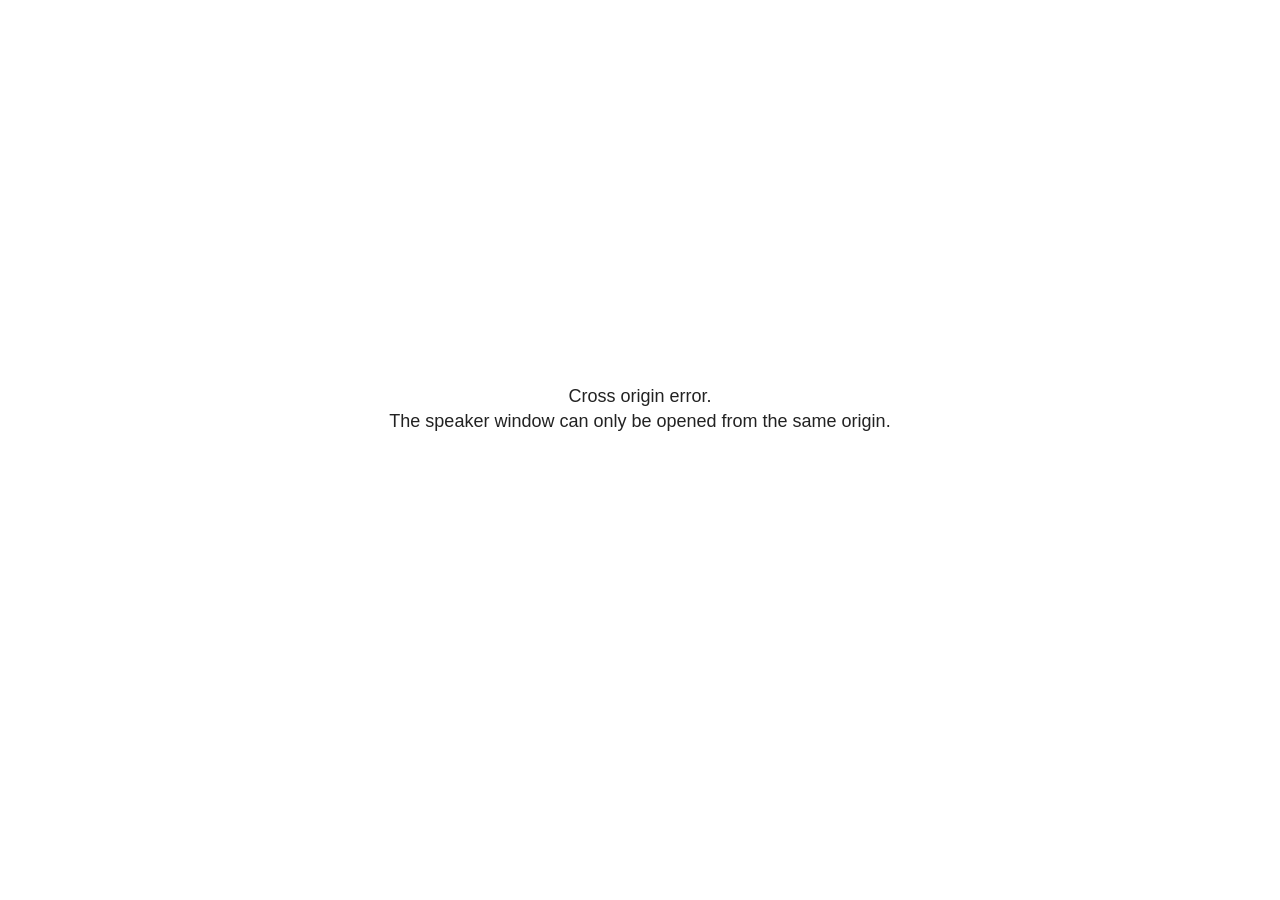
<file: assets/vendor/reveal/plugin/notes/speaker-view.html>
<!--
	NOTE: You need to build the notes plugin after making changes to this file.
-->
<html lang="en">
	<head>
		<meta charset="utf-8">

		<title>reveal.js - Speaker View</title>

		<style>
			body {
				font-family: Helvetica;
				font-size: 18px;
			}

			#current-slide,
			#upcoming-slide,
			#speaker-controls {
				padding: 6px;
				box-sizing: border-box;
				-moz-box-sizing: border-box;
			}

			#current-slide iframe,
			#upcoming-slide iframe {
				width: 100%;
				height: 100%;
				border: 1px solid #ddd;
			}

			#current-slide .label,
			#upcoming-slide .label {
				position: absolute;
				top: 10px;
				left: 10px;
				z-index: 2;
			}

			#connection-status {
				position: absolute;
				top: 0;
				left: 0;
				width: 100%;
				height: 100%;
				z-index: 20;
				padding: 30% 20% 20% 20%;
				font-size: 18px;
				color: #222;
				background: #fff;
				text-align: center;
				box-sizing: border-box;
				line-height: 1.4;
			}

			.overlay-element {
				height: 34px;
				line-height: 34px;
				padding: 0 10px;
				text-shadow: none;
				background: rgba( 220, 220, 220, 0.8 );
				color: #222;
				font-size: 14px;
			}

			.overlay-element.interactive:hover {
				background: rgba( 220, 220, 220, 1 );
			}

			#current-slide {
				position: absolute;
				width: 60%;
				height: 100%;
				top: 0;
				left: 0;
				padding-right: 0;
			}

			#upcoming-slide {
				position: absolute;
				width: 40%;
				height: 40%;
				right: 0;
				top: 0;
			}

			/* Speaker controls */
			#speaker-controls {
				position: absolute;
				top: 40%;
				right: 0;
				width: 40%;
				height: 60%;
				overflow: auto;
				font-size: 18px;
			}

				.speaker-controls-time.hidden,
				.speaker-controls-notes.hidden {
					display: none;
				}

				.speaker-controls-time .label,
				.speaker-controls-pace .label,
				.speaker-controls-notes .label {
					text-transform: uppercase;
					font-weight: normal;
					font-size: 0.66em;
					color: #666;
					margin: 0;
				}

				.speaker-controls-time, .speaker-controls-pace {
					border-bottom: 1px solid rgba( 200, 200, 200, 0.5 );
					margin-bottom: 10px;
					padding: 10px 16px;
					padding-bottom: 20px;
					cursor: pointer;
				}

				.speaker-controls-time .reset-button {
					opacity: 0;
					float: right;
					color: #666;
					text-decoration: none;
				}
				.speaker-controls-time:hover .reset-button {
					opacity: 1;
				}

				.speaker-controls-time .timer,
				.speaker-controls-time .clock {
					width: 50%;
				}

				.speaker-controls-time .timer,
				.speaker-controls-time .clock,
				.speaker-controls-time .pacing .hours-value,
				.speaker-controls-time .pacing .minutes-value,
				.speaker-controls-time .pacing .seconds-value {
					font-size: 1.9em;
				}

				.speaker-controls-time .timer {
					float: left;
				}

				.speaker-controls-time .clock {
					float: right;
					text-align: right;
				}

				.speaker-controls-time span.mute {
					opacity: 0.3;
				}

				.speaker-controls-time .pacing-title {
					margin-top: 5px;
				}

				.speaker-controls-time .pacing.ahead {
					color: blue;
				}

				.speaker-controls-time .pacing.on-track {
					color: green;
				}

				.speaker-controls-time .pacing.behind {
					color: red;
				}

				.speaker-controls-notes {
					padding: 10px 16px;
				}

				.speaker-controls-notes .value {
					margin-top: 5px;
					line-height: 1.4;
					font-size: 1.2em;
				}

			/* Layout selector */
			#speaker-layout {
				position: absolute;
				top: 10px;
				right: 10px;
				color: #222;
				z-index: 10;
			}
				#speaker-layout select {
					position: absolute;
					width: 100%;
					height: 100%;
					top: 0;
					left: 0;
					border: 0;
					box-shadow: 0;
					cursor: pointer;
					opacity: 0;

					font-size: 1em;
					background-color: transparent;

					-moz-appearance: none;
					-webkit-appearance: none;
					-webkit-tap-highlight-color: rgba(0, 0, 0, 0);
				}

				#speaker-layout select:focus {
					outline: none;
					box-shadow: none;
				}

			.clear {
				clear: both;
			}

			/* Speaker layout: Wide */
			body[data-speaker-layout="wide"] #current-slide,
			body[data-speaker-layout="wide"] #upcoming-slide {
				width: 50%;
				height: 45%;
				padding: 6px;
			}

			body[data-speaker-layout="wide"] #current-slide {
				top: 0;
				left: 0;
			}

			body[data-speaker-layout="wide"] #upcoming-slide {
				top: 0;
				left: 50%;
			}

			body[data-speaker-layout="wide"] #speaker-controls {
				top: 45%;
				left: 0;
				width: 100%;
				height: 50%;
				font-size: 1.25em;
			}

			/* Speaker layout: Tall */
			body[data-speaker-layout="tall"] #current-slide,
			body[data-speaker-layout="tall"] #upcoming-slide {
				width: 45%;
				height: 50%;
				padding: 6px;
			}

			body[data-speaker-layout="tall"] #current-slide {
				top: 0;
				left: 0;
			}

			body[data-speaker-layout="tall"] #upcoming-slide {
				top: 50%;
				left: 0;
			}

			body[data-speaker-layout="tall"] #speaker-controls {
				padding-top: 40px;
				top: 0;
				left: 45%;
				width: 55%;
				height: 100%;
				font-size: 1.25em;
			}

			/* Speaker layout: Notes only */
			body[data-speaker-layout="notes-only"] #current-slide,
			body[data-speaker-layout="notes-only"] #upcoming-slide {
				display: none;
			}

			body[data-speaker-layout="notes-only"] #speaker-controls {
				padding-top: 40px;
				top: 0;
				left: 0;
				width: 100%;
				height: 100%;
				font-size: 1.25em;
			}

			@media screen and (max-width: 1080px) {
				body[data-speaker-layout="default"] #speaker-controls {
					font-size: 16px;
				}
			}

			@media screen and (max-width: 900px) {
				body[data-speaker-layout="default"] #speaker-controls {
					font-size: 14px;
				}
			}

			@media screen and (max-width: 800px) {
				body[data-speaker-layout="default"] #speaker-controls {
					font-size: 12px;
				}
			}

		</style>
	</head>

	<body>

		<div id="connection-status">Loading speaker view...</div>

		<div id="current-slide"></div>
		<div id="upcoming-slide"><span class="overlay-element label">Upcoming</span></div>
		<div id="speaker-controls">
			<div class="speaker-controls-time">
				<h4 class="label">Time <span class="reset-button">Click to Reset</span></h4>
				<div class="clock">
					<span class="clock-value">0:00 AM</span>
				</div>
				<div class="timer">
					<span class="hours-value">00</span><span class="minutes-value">:00</span><span class="seconds-value">:00</span>
				</div>
				<div class="clear"></div>

				<h4 class="label pacing-title" style="display: none">Pacing – Time to finish current slide</h4>
				<div class="pacing" style="display: none">
					<span class="hours-value">00</span><span class="minutes-value">:00</span><span class="seconds-value">:00</span>
				</div>
			</div>

			<div class="speaker-controls-notes hidden">
				<h4 class="label">Notes</h4>
				<div class="value"></div>
			</div>
		</div>
		<div id="speaker-layout" class="overlay-element interactive">
			<span class="speaker-layout-label"></span>
			<select class="speaker-layout-dropdown"></select>
		</div>

		<script>

			(function() {

				var notes,
					notesValue,
					currentState,
					currentSlide,
					upcomingSlide,
					layoutLabel,
					layoutDropdown,
					pendingCalls = {},
					lastRevealApiCallId = 0,
					connected = false

				var connectionStatus = document.querySelector( '#connection-status' );

				var SPEAKER_LAYOUTS = {
					'default': 'Default',
					'wide': 'Wide',
					'tall': 'Tall',
					'notes-only': 'Notes only'
				};

				setupLayout();

				let openerOrigin;

				try {
					openerOrigin = window.opener.location.origin;
				}
				catch ( error ) { console.warn( error ) }

				// In order to prevent XSS, the speaker view will only run if its
				// opener has the same origin as itself
				if( window.location.origin !== openerOrigin ) {
					connectionStatus.innerHTML = 'Cross origin error.<br>The speaker window can only be opened from the same origin.';
					return;
				}

				var connectionTimeout = setTimeout( function() {
					connectionStatus.innerHTML = 'Error connecting to main window.<br>Please try closing and reopening the speaker view.';
				}, 5000 );

				window.addEventListener( 'message', function( event ) {

					// Validate the origin of all messages to avoid parsing messages
					// that aren't meant for us. Ignore when running off file:// so
					// that the speaker view continues to work without a web server.
					if( window.location.origin !== event.origin && window.location.origin !== 'file://' ) {
						return
					}

					clearTimeout( connectionTimeout );
					connectionStatus.style.display = 'none';

					var data = JSON.parse( event.data );

					// The overview mode is only useful to the reveal.js instance
					// where navigation occurs so we don't sync it
					if( data.state ) delete data.state.overview;

					// Messages sent by the notes plugin inside of the main window
					if( data && data.namespace === 'reveal-notes' ) {
						if( data.type === 'connect' ) {
							handleConnectMessage( data );
						}
						else if( data.type === 'state' ) {
							handleStateMessage( data );
						}
						else if( data.type === 'return' ) {
							pendingCalls[data.callId](data.result);
							delete pendingCalls[data.callId];
						}
					}
					// Messages sent by the reveal.js inside of the current slide preview
					else if( data && data.namespace === 'reveal' ) {
						const supportedEvents = [
							'slidechanged',
							'fragmentshown',
							'fragmenthidden',
							'paused',
							'resumed',
							'previewiframe',
							'previewimage',
							'previewvideo',
							'closeoverlay'
						];

						if( /ready/.test( data.eventName ) ) {
							// Send a message back to notify that the handshake is complete
							window.opener.postMessage( JSON.stringify({ namespace: 'reveal-notes', type: 'connected'} ), '*' );
						}
						else if( supportedEvents.includes( data.eventName ) && currentState !== JSON.stringify( data.state ) ) {
							dispatchStateToMainWindow( data.state );
						}
					}

				} );

				/**
				 * Updates the presentation in the main window to match the state
				 * of the presentation in the notes window.
				 */
				const dispatchStateToMainWindow = debounce(( state ) => {
					window.opener.postMessage( JSON.stringify({ method: 'setState', args: [ state ]} ), '*' );
				}, 500);

				/**
				 * Asynchronously calls the Reveal.js API of the main frame.
				 */
				function callRevealApi( methodName, methodArguments, callback ) {

					var callId = ++lastRevealApiCallId;
					pendingCalls[callId] = callback;
					window.opener.postMessage( JSON.stringify( {
						namespace: 'reveal-notes',
						type: 'call',
						callId: callId,
						methodName: methodName,
						arguments: methodArguments
					} ), '*' );

				}

				/**
				 * Called when the main window is trying to establish a
				 * connection.
				 */
				function handleConnectMessage( data ) {

					if( connected === false ) {
						connected = true;

						setupIframes( data );
						setupKeyboard();
						setupNotes();
						setupTimer();
						setupHeartbeat();
					}

				}

				/**
				 * Called when the main window sends an updated state.
				 */
				function handleStateMessage( data ) {

					// Store the most recently set state to avoid circular loops
					// applying the same state
					currentState = JSON.stringify( data.state );

					// No need for updating the notes in case of fragment changes
					if ( data.notes ) {
						notes.classList.remove( 'hidden' );
						notesValue.style.whiteSpace = data.whitespace;
						if( data.markdown ) {
							notesValue.innerHTML = marked( data.notes );
						}
						else {
							notesValue.innerHTML = data.notes;
						}
					}
					else {
						notes.classList.add( 'hidden' );
					}

					// Don't show lightboxes in the upcoming slide
					const { previewVideo, previewImage, previewIframe, ...upcomingState } = data.state;

					// Update the note slides
					currentSlide.contentWindow.postMessage( JSON.stringify({ method: 'setState', args: [ data.state ] }), '*' );
					upcomingSlide.contentWindow.postMessage( JSON.stringify({ method: 'setState', args: [ upcomingState ] }), '*' );
					upcomingSlide.contentWindow.postMessage( JSON.stringify({ method: 'next' }), '*' );

				}

				// Limit to max one state update per X ms
				handleStateMessage = debounce( handleStateMessage, 200 );

				/**
				 * Forward keyboard events to the current slide window.
				 * This enables keyboard events to work even if focus
				 * isn't set on the current slide iframe.
				 *
				 * Block F5 default handling, it reloads and disconnects
				 * the speaker notes window.
				 */
				function setupKeyboard() {

					document.addEventListener( 'keydown', function( event ) {
						if( event.keyCode === 116 || ( event.metaKey && event.keyCode === 82 ) ) {
							event.preventDefault();
							return false;
						}
						currentSlide.contentWindow.postMessage( JSON.stringify({ method: 'triggerKey', args: [ event.keyCode ] }), '*' );
					} );

				}

				/**
				 * Creates the preview iframes.
				 */
				function setupIframes( data ) {

					var params = [
						'receiver',
						'progress=false',
						'history=false',
						'transition=none',
						'autoSlide=0',
						'backgroundTransition=none'
					].join( '&' );

					var urlSeparator = /\?/.test(data.url) ? '&' : '?';
					var hash = '#/' + data.state.indexh + '/' + data.state.indexv;
					var currentURL = data.url + urlSeparator + params + '&scrollActivationWidth=false&postMessageEvents=true' + hash;
					var upcomingURL = data.url + urlSeparator + params + '&scrollActivationWidth=false&controls=false' + hash;

					currentSlide = document.createElement( 'iframe' );
					currentSlide.setAttribute( 'width', 1280 );
					currentSlide.setAttribute( 'height', 1024 );
					currentSlide.setAttribute( 'src', currentURL );
					document.querySelector( '#current-slide' ).appendChild( currentSlide );

					upcomingSlide = document.createElement( 'iframe' );
					upcomingSlide.setAttribute( 'width', 640 );
					upcomingSlide.setAttribute( 'height', 512 );
					upcomingSlide.setAttribute( 'src', upcomingURL );
					document.querySelector( '#upcoming-slide' ).appendChild( upcomingSlide );

				}

				/**
				 * Setup the notes UI.
				 */
				function setupNotes() {

					notes = document.querySelector( '.speaker-controls-notes' );
					notesValue = document.querySelector( '.speaker-controls-notes .value' );

				}

				/**
				 * We send out a heartbeat at all times to ensure we can
				 * reconnect with the main presentation window after reloads.
				 */
				function setupHeartbeat() {

					setInterval( () => {
						window.opener.postMessage( JSON.stringify({ namespace: 'reveal-notes', type: 'heartbeat'} ), '*' );
					}, 1000 );

				}

				function getTimings( callback ) {

					callRevealApi( 'getSlidesAttributes', [], function ( slideAttributes ) {
						callRevealApi( 'getConfig', [], function ( config ) {
							var totalTime = config.totalTime;
							var minTimePerSlide = config.minimumTimePerSlide || 0;
							var defaultTiming = config.defaultTiming;
							if ((defaultTiming == null) && (totalTime == null)) {
								callback(null);
								return;
							}
							// Setting totalTime overrides defaultTiming
							if (totalTime) {
								defaultTiming = 0;
							}
							var timings = [];
							for ( var i in slideAttributes ) {
								var slide = slideAttributes[ i ];
								var timing = defaultTiming;
								if( slide.hasOwnProperty( 'data-timing' )) {
									var t = slide[ 'data-timing' ];
									timing = parseInt(t);
									if( isNaN(timing) ) {
										console.warn("Could not parse timing '" + t + "' of slide " + i + "; using default of " + defaultTiming);
										timing = defaultTiming;
									}
								}
								timings.push(timing);
							}
							if ( totalTime ) {
								// After we've allocated time to individual slides, we summarize it and
								// subtract it from the total time
								var remainingTime = totalTime - timings.reduce( function(a, b) { return a + b; }, 0 );
								// The remaining time is divided by the number of slides that have 0 seconds
								// allocated at the moment, giving the average time-per-slide on the remaining slides
								var remainingSlides = (timings.filter( function(x) { return x == 0 }) ).length
								var timePerSlide = Math.round( remainingTime / remainingSlides, 0 )
								// And now we replace every zero-value timing with that average
								timings = timings.map( function(x) { return (x==0 ? timePerSlide : x) } );
							}
							var slidesUnderMinimum = timings.filter( function(x) { return (x < minTimePerSlide) } ).length
							if ( slidesUnderMinimum ) {
								message = "The pacing time for " + slidesUnderMinimum + " slide(s) is under the configured minimum of " + minTimePerSlide + " seconds. Check the data-timing attribute on individual slides, or consider increasing the totalTime or minimumTimePerSlide configuration options (or removing some slides).";
								alert(message);
							}
							callback( timings );
						} );
					} );

				}

				/**
				 * Return the number of seconds allocated for presenting
				 * all slides up to and including this one.
				 */
				function getTimeAllocated( timings, callback ) {

					callRevealApi( 'getSlidePastCount', [], function ( currentSlide ) {
						var allocated = 0;
						for (var i in timings.slice(0, currentSlide + 1)) {
							allocated += timings[i];
						}
						callback( allocated );
					} );

				}

				/**
				 * Create the timer and clock and start updating them
				 * at an interval.
				 */
				function setupTimer() {

					var start = new Date(),
					timeEl = document.querySelector( '.speaker-controls-time' ),
					clockEl = timeEl.querySelector( '.clock-value' ),
					hoursEl = timeEl.querySelector( '.hours-value' ),
					minutesEl = timeEl.querySelector( '.minutes-value' ),
					secondsEl = timeEl.querySelector( '.seconds-value' ),
					pacingTitleEl = timeEl.querySelector( '.pacing-title' ),
					pacingEl = timeEl.querySelector( '.pacing' ),
					pacingHoursEl = pacingEl.querySelector( '.hours-value' ),
					pacingMinutesEl = pacingEl.querySelector( '.minutes-value' ),
					pacingSecondsEl = pacingEl.querySelector( '.seconds-value' );

					var timings = null;
					getTimings( function ( _timings ) {

						timings = _timings;
						if (_timings !== null) {
							pacingTitleEl.style.removeProperty('display');
							pacingEl.style.removeProperty('display');
						}

						// Update once directly
						_updateTimer();

						// Then update every second
						setInterval( _updateTimer, 1000 );

					} );


					function _resetTimer() {

						if (timings == null) {
							start = new Date();
							_updateTimer();
						}
						else {
							// Reset timer to beginning of current slide
							getTimeAllocated( timings, function ( slideEndTimingSeconds ) {
								var slideEndTiming = slideEndTimingSeconds * 1000;
								callRevealApi( 'getSlidePastCount', [], function ( currentSlide ) {
									var currentSlideTiming = timings[currentSlide] * 1000;
									var previousSlidesTiming = slideEndTiming - currentSlideTiming;
									var now = new Date();
									start = new Date(now.getTime() - previousSlidesTiming);
									_updateTimer();
								} );
							} );
						}

					}

					timeEl.addEventListener( 'click', function() {
						_resetTimer();
						return false;
					} );

					function _displayTime( hrEl, minEl, secEl, time) {

						var sign = Math.sign(time) == -1 ? "-" : "";
						time = Math.abs(Math.round(time / 1000));
						var seconds = time % 60;
						var minutes = Math.floor( time / 60 ) % 60 ;
						var hours = Math.floor( time / ( 60 * 60 )) ;
						hrEl.innerHTML = sign + zeroPadInteger( hours );
						if (hours == 0) {
							hrEl.classList.add( 'mute' );
						}
						else {
							hrEl.classList.remove( 'mute' );
						}
						minEl.innerHTML = ':' + zeroPadInteger( minutes );
						if (hours == 0 && minutes == 0) {
							minEl.classList.add( 'mute' );
						}
						else {
							minEl.classList.remove( 'mute' );
						}
						secEl.innerHTML = ':' + zeroPadInteger( seconds );
					}

					function _updateTimer() {

						var diff, hours, minutes, seconds,
						now = new Date();

						diff = now.getTime() - start.getTime();

						clockEl.innerHTML = now.toLocaleTimeString( 'en-US', { hour12: true, hour: '2-digit', minute:'2-digit' } );
						_displayTime( hoursEl, minutesEl, secondsEl, diff );
						if (timings !== null) {
							_updatePacing(diff);
						}

					}

					function _updatePacing(diff) {

						getTimeAllocated( timings, function ( slideEndTimingSeconds ) {
							var slideEndTiming = slideEndTimingSeconds * 1000;

							callRevealApi( 'getSlidePastCount', [], function ( currentSlide ) {
								var currentSlideTiming = timings[currentSlide] * 1000;
								var timeLeftCurrentSlide = slideEndTiming - diff;
								if (timeLeftCurrentSlide < 0) {
									pacingEl.className = 'pacing behind';
								}
								else if (timeLeftCurrentSlide < currentSlideTiming) {
									pacingEl.className = 'pacing on-track';
								}
								else {
									pacingEl.className = 'pacing ahead';
								}
								_displayTime( pacingHoursEl, pacingMinutesEl, pacingSecondsEl, timeLeftCurrentSlide );
							} );
						} );
					}

				}

				/**
				 * Sets up the speaker view layout and layout selector.
				 */
				function setupLayout() {

					layoutDropdown = document.querySelector( '.speaker-layout-dropdown' );
					layoutLabel = document.querySelector( '.speaker-layout-label' );

					// Render the list of available layouts
					for( var id in SPEAKER_LAYOUTS ) {
						var option = document.createElement( 'option' );
						option.setAttribute( 'value', id );
						option.textContent = SPEAKER_LAYOUTS[ id ];
						layoutDropdown.appendChild( option );
					}

					// Monitor the dropdown for changes
					layoutDropdown.addEventListener( 'change', function( event ) {

						setLayout( layoutDropdown.value );

					}, false );

					// Restore any currently persisted layout
					setLayout( getLayout() );

				}

				/**
				 * Sets a new speaker view layout. The layout is persisted
				 * in local storage.
				 */
				function setLayout( value ) {

					var title = SPEAKER_LAYOUTS[ value ];

					layoutLabel.innerHTML = 'Layout' + ( title ? ( ': ' + title ) : '' );
					layoutDropdown.value = value;

					document.body.setAttribute( 'data-speaker-layout', value );

					// Persist locally
					if( supportsLocalStorage() ) {
						window.localStorage.setItem( 'reveal-speaker-layout', value );
					}

				}

				/**
				 * Returns the ID of the most recently set speaker layout
				 * or our default layout if none has been set.
				 */
				function getLayout() {

					if( supportsLocalStorage() ) {
						var layout = window.localStorage.getItem( 'reveal-speaker-layout' );
						if( layout ) {
							return layout;
						}
					}

					// Default to the first record in the layouts hash
					for( var id in SPEAKER_LAYOUTS ) {
						return id;
					}

				}

				function supportsLocalStorage() {

					try {
						localStorage.setItem('test', 'test');
						localStorage.removeItem('test');
						return true;
					}
					catch( e ) {
						return false;
					}

				}

				function zeroPadInteger( num ) {

					var str = '00' + parseInt( num );
					return str.substring( str.length - 2 );

				}

				/**
				 * Limits the frequency at which a function can be called.
				 */
				function debounce( fn, ms ) {

					var lastTime = 0,
						timeout;

					return function() {

						var args = arguments;
						var context = this;

						clearTimeout( timeout );

						var timeSinceLastCall = Date.now() - lastTime;
						if( timeSinceLastCall > ms ) {
							fn.apply( context, args );
							lastTime = Date.now();
						}
						else {
							timeout = setTimeout( function() {
								fn.apply( context, args );
								lastTime = Date.now();
							}, ms - timeSinceLastCall );
						}

					}

				}

			})();

		</script>
	</body>
</html>
</file>
<file: assets/fonts/outfit.css>
/* Outfit (SIL Open Font License) – fichiers locaux pour fonctionner hors ligne */
@font-face { font-family: 'Outfit'; font-style: normal; font-weight: 300 800; font-display: swap; src: url('../fonts/outfit-latin-ext.woff2') format('woff2'); unicode-range: U+0100-02BA, U+02BD-02C5, U+02C7-02CC, U+02CE-02D7, U+02DD-02FF, U+0304, U+0308, U+0329, U+1D00-1DBF, U+1E00-1E9F, U+1EF2-1EFF, U+2020, U+20A0-20AB, U+20AD-20C4, U+2113, U+2C60-2C7F, U+A720-A7FF; }
@font-face { font-family: 'Outfit'; font-style: normal; font-weight: 300 800; font-display: swap; src: url('../fonts/outfit-latin.woff2') format('woff2'); unicode-range: U+0000-00FF, U+0131, U+0152-0153, U+02BB-02BC, U+02C6, U+02DA, U+02DC, U+0304, U+0308, U+0329, U+2000-206F, U+20AC, U+2122, U+2191, U+2193, U+2212, U+2215, U+FEFF, U+FFFD; }
</file>
<file: assets/vendor/reveal/dist/reveal.css>
/**
 * reveal.js 5.2.0
 * https://revealjs.com
 * MIT licensed
 *
 * Copyright (C) 2011-2024 Hakim El Hattab, https://hakim.se
 */

.reveal .r-stretch,.reveal .stretch{max-width:none;max-height:none}.reveal pre.r-stretch code,.reveal pre.stretch code{height:100%;max-height:100%;box-sizing:border-box}.reveal .r-fit-text{display:inline-block;white-space:nowrap}.reveal .r-stack{display:grid;grid-template-rows:100%}.reveal .r-stack>*{grid-area:1/1;margin:auto}.reveal .r-hstack,.reveal .r-vstack{display:flex}.reveal .r-hstack img,.reveal .r-hstack video,.reveal .r-vstack img,.reveal .r-vstack video{min-width:0;min-height:0;object-fit:contain}.reveal .r-vstack{flex-direction:column;align-items:center;justify-content:center}.reveal .r-hstack{flex-direction:row;align-items:center;justify-content:center}.reveal .items-stretch{align-items:stretch}.reveal .items-start{align-items:flex-start}.reveal .items-center{align-items:center}.reveal .items-end{align-items:flex-end}.reveal .justify-between{justify-content:space-between}.reveal .justify-around{justify-content:space-around}.reveal .justify-start{justify-content:flex-start}.reveal .justify-center{justify-content:center}.reveal .justify-end{justify-content:flex-end}html.reveal-full-page{width:100%;height:100%;height:100vh;height:calc(var(--vh,1vh) * 100);height:100dvh;overflow:hidden}.reveal-viewport{height:100%;overflow:hidden;position:relative;line-height:1;margin:0;background-color:#fff;color:#000;--r-controls-spacing:12px;--r-overlay-header-height:40px;--r-overlay-margin:0px;--r-overlay-padding:6px;--r-overlay-gap:5px}@media screen and (max-width:1024px),(max-height:768px){.reveal-viewport{--r-overlay-header-height:26px}}.reveal-viewport:fullscreen{top:0!important;left:0!important;width:100%!important;height:100%!important;transform:none!important}.reveal .fragment{transition:all .2s ease}.reveal .fragment:not(.custom){opacity:0;visibility:hidden;will-change:opacity}.reveal .fragment.visible{opacity:1;visibility:inherit}.reveal .fragment.disabled{transition:none}.reveal .fragment.grow{opacity:1;visibility:inherit}.reveal .fragment.grow.visible{transform:scale(1.3)}.reveal .fragment.shrink{opacity:1;visibility:inherit}.reveal .fragment.shrink.visible{transform:scale(.7)}.reveal .fragment.zoom-in{transform:scale(.1)}.reveal .fragment.zoom-in.visible{transform:none}.reveal .fragment.fade-out{opacity:1;visibility:inherit}.reveal .fragment.fade-out.visible{opacity:0;visibility:hidden}.reveal .fragment.semi-fade-out{opacity:1;visibility:inherit}.reveal .fragment.semi-fade-out.visible{opacity:.5;visibility:inherit}.reveal .fragment.strike{opacity:1;visibility:inherit}.reveal .fragment.strike.visible{text-decoration:line-through}.reveal .fragment.fade-up{transform:translate(0,40px)}.reveal .fragment.fade-up.visible{transform:translate(0,0)}.reveal .fragment.fade-down{transform:translate(0,-40px)}.reveal .fragment.fade-down.visible{transform:translate(0,0)}.reveal .fragment.fade-right{transform:translate(-40px,0)}.reveal .fragment.fade-right.visible{transform:translate(0,0)}.reveal .fragment.fade-left{transform:translate(40px,0)}.reveal .fragment.fade-left.visible{transform:translate(0,0)}.reveal .fragment.current-visible,.reveal .fragment.fade-in-then-out{opacity:0;visibility:hidden}.reveal .fragment.current-visible.current-fragment,.reveal .fragment.fade-in-then-out.current-fragment{opacity:1;visibility:inherit}.reveal .fragment.fade-in-then-semi-out{opacity:0;visibility:hidden}.reveal .fragment.fade-in-then-semi-out.visible{opacity:.5;visibility:inherit}.reveal .fragment.fade-in-then-semi-out.current-fragment{opacity:1;visibility:inherit}.reveal .fragment.highlight-blue,.reveal .fragment.highlight-current-blue,.reveal .fragment.highlight-current-green,.reveal .fragment.highlight-current-red,.reveal .fragment.highlight-green,.reveal .fragment.highlight-red{opacity:1;visibility:inherit}.reveal .fragment.highlight-red.visible{color:#ff2c2d}.reveal .fragment.highlight-green.visible{color:#17ff2e}.reveal .fragment.highlight-blue.visible{color:#1b91ff}.reveal .fragment.highlight-current-red.current-fragment{color:#ff2c2d}.reveal .fragment.highlight-current-green.current-fragment{color:#17ff2e}.reveal .fragment.highlight-current-blue.current-fragment{color:#1b91ff}.reveal:after{content:"";font-style:italic}.reveal iframe{z-index:1}.reveal a{position:relative}@keyframes bounce-right{0%,10%,25%,40%,50%{transform:translateX(0)}20%{transform:translateX(10px)}30%{transform:translateX(-5px)}}@keyframes bounce-left{0%,10%,25%,40%,50%{transform:translateX(0)}20%{transform:translateX(-10px)}30%{transform:translateX(5px)}}@keyframes bounce-down{0%,10%,25%,40%,50%{transform:translateY(0)}20%{transform:translateY(10px)}30%{transform:translateY(-5px)}}.reveal .controls{display:none;position:absolute;top:auto;bottom:var(--r-controls-spacing);right:var(--r-controls-spacing);left:auto;z-index:11;color:#000;pointer-events:none;font-size:10px}.reveal .controls button{position:absolute;padding:0;background-color:transparent;border:0;outline:0;cursor:pointer;color:currentColor;transform:scale(.9999);transition:color .2s ease,opacity .2s ease,transform .2s ease;z-index:2;pointer-events:auto;font-size:inherit;visibility:hidden;opacity:0;-webkit-appearance:none;-webkit-tap-highlight-color:transparent}.reveal .controls .controls-arrow:after,.reveal .controls .controls-arrow:before{content:"";position:absolute;top:0;left:0;width:2.6em;height:.5em;border-radius:.25em;background-color:currentColor;transition:all .15s ease,background-color .8s ease;transform-origin:.2em 50%;will-change:transform}.reveal .controls .controls-arrow{position:relative;width:3.6em;height:3.6em}.reveal .controls .controls-arrow:before{transform:translateX(.5em) translateY(1.55em) rotate(45deg)}.reveal .controls .controls-arrow:after{transform:translateX(.5em) translateY(1.55em) rotate(-45deg)}.reveal .controls .controls-arrow:hover:before{transform:translateX(.5em) translateY(1.55em) rotate(40deg)}.reveal .controls .controls-arrow:hover:after{transform:translateX(.5em) translateY(1.55em) rotate(-40deg)}.reveal .controls .controls-arrow:active:before{transform:translateX(.5em) translateY(1.55em) rotate(36deg)}.reveal .controls .controls-arrow:active:after{transform:translateX(.5em) translateY(1.55em) rotate(-36deg)}.reveal .controls .navigate-left{right:6.4em;bottom:3.2em;transform:translateX(-10px)}.reveal .controls .navigate-left.highlight{animation:bounce-left 2s 50 both ease-out}.reveal .controls .navigate-right{right:0;bottom:3.2em;transform:translateX(10px)}.reveal .controls .navigate-right .controls-arrow{transform:rotate(180deg)}.reveal .controls .navigate-right.highlight{animation:bounce-right 2s 50 both ease-out}.reveal .controls .navigate-up{right:3.2em;bottom:6.4em;transform:translateY(-10px)}.reveal .controls .navigate-up .controls-arrow{transform:rotate(90deg)}.reveal .controls .navigate-down{right:3.2em;bottom:-1.4em;padding-bottom:1.4em;transform:translateY(10px)}.reveal .controls .navigate-down .controls-arrow{transform:rotate(-90deg)}.reveal .controls .navigate-down.highlight{animation:bounce-down 2s 50 both ease-out}.reveal .controls[data-controls-back-arrows=faded] .navigate-up.enabled{opacity:.3}.reveal .controls[data-controls-back-arrows=faded] .navigate-up.enabled:hover{opacity:1}.reveal .controls[data-controls-back-arrows=hidden] .navigate-up.enabled{opacity:0;visibility:hidden}.reveal .controls .enabled{visibility:visible;opacity:.9;cursor:pointer;transform:none}.reveal .controls .enabled.fragmented{opacity:.5}.reveal .controls .enabled.fragmented:hover,.reveal .controls .enabled:hover{opacity:1}.reveal:not(.rtl) .controls[data-controls-back-arrows=faded] .navigate-left.enabled{opacity:.3}.reveal:not(.rtl) .controls[data-controls-back-arrows=faded] .navigate-left.enabled:hover{opacity:1}.reveal:not(.rtl) .controls[data-controls-back-arrows=hidden] .navigate-left.enabled{opacity:0;visibility:hidden}.reveal.rtl .controls[data-controls-back-arrows=faded] .navigate-right.enabled{opacity:.3}.reveal.rtl .controls[data-controls-back-arrows=faded] .navigate-right.enabled:hover{opacity:1}.reveal.rtl .controls[data-controls-back-arrows=hidden] .navigate-right.enabled{opacity:0;visibility:hidden}.reveal[data-navigation-mode=linear].has-horizontal-slides .navigate-down,.reveal[data-navigation-mode=linear].has-horizontal-slides .navigate-up{display:none}.reveal:not(.has-vertical-slides) .controls .navigate-left,.reveal[data-navigation-mode=linear].has-horizontal-slides .navigate-left{bottom:1.4em;right:5.5em}.reveal:not(.has-vertical-slides) .controls .navigate-right,.reveal[data-navigation-mode=linear].has-horizontal-slides .navigate-right{bottom:1.4em;right:.5em}.reveal:not(.has-horizontal-slides) .controls .navigate-up{right:1.4em;bottom:5em}.reveal:not(.has-horizontal-slides) .controls .navigate-down{right:1.4em;bottom:.5em}.reveal.has-dark-background .controls{color:#fff}.reveal.has-light-background .controls{color:#000}.reveal.no-hover .controls .controls-arrow:active:before,.reveal.no-hover .controls .controls-arrow:hover:before{transform:translateX(.5em) translateY(1.55em) rotate(45deg)}.reveal.no-hover .controls .controls-arrow:active:after,.reveal.no-hover .controls .controls-arrow:hover:after{transform:translateX(.5em) translateY(1.55em) rotate(-45deg)}@media screen and (min-width:500px){.reveal-viewport{--r-controls-spacing:0.8em}.reveal .controls[data-controls-layout=edges]{top:0;right:0;bottom:0;left:0}.reveal .controls[data-controls-layout=edges] .navigate-down,.reveal .controls[data-controls-layout=edges] .navigate-left,.reveal .controls[data-controls-layout=edges] .navigate-right,.reveal .controls[data-controls-layout=edges] .navigate-up{bottom:auto;right:auto}.reveal .controls[data-controls-layout=edges] .navigate-left{top:50%;left:var(--r-controls-spacing);margin-top:-1.8em}.reveal .controls[data-controls-layout=edges] .navigate-right{top:50%;right:var(--r-controls-spacing);margin-top:-1.8em}.reveal .controls[data-controls-layout=edges] .navigate-up{top:var(--r-controls-spacing);left:50%;margin-left:-1.8em}.reveal .controls[data-controls-layout=edges] .navigate-down{bottom:calc(var(--r-controls-spacing) - 1.4em + .3em);left:50%;margin-left:-1.8em}}.reveal .progress{position:absolute;display:none;height:3px;width:100%;bottom:0;left:0;z-index:10;background-color:rgba(0,0,0,.2);color:#fff}.reveal .progress:after{content:"";display:block;position:absolute;height:10px;width:100%;top:-10px}.reveal .progress span{display:block;height:100%;width:100%;background-color:currentColor;transition:transform .8s cubic-bezier(.26,.86,.44,.985);transform-origin:0 0;transform:scaleX(0)}.reveal .slide-number{position:absolute;display:block;right:8px;bottom:8px;z-index:31;font-family:Helvetica,sans-serif;font-size:12px;line-height:1;color:#fff;background-color:rgba(0,0,0,.4);padding:5px}.reveal .slide-number a{color:currentColor}.reveal .slide-number-delimiter{margin:0 3px}.reveal{position:relative;width:100%;height:100%;overflow:hidden;touch-action:pinch-zoom}.reveal.embedded{touch-action:pan-y}.reveal.embedded.is-vertical-slide{touch-action:none}.reveal .slides{position:absolute;width:100%;height:100%;top:0;right:0;bottom:0;left:0;margin:auto;pointer-events:none;overflow:visible;z-index:1;text-align:center;perspective:600px;perspective-origin:50% 40%}.reveal .slides>section{perspective:600px}.reveal .slides>section,.reveal .slides>section>section{display:none;position:absolute;width:100%;pointer-events:auto;z-index:10;transform-style:flat;transition:transform-origin .8s cubic-bezier(.26,.86,.44,.985),transform .8s cubic-bezier(.26,.86,.44,.985),visibility .8s cubic-bezier(.26,.86,.44,.985),opacity .8s cubic-bezier(.26,.86,.44,.985)}.reveal[data-transition-speed=fast] .slides section{transition-duration:.4s}.reveal[data-transition-speed=slow] .slides section{transition-duration:1.2s}.reveal .slides section[data-transition-speed=fast]{transition-duration:.4s}.reveal .slides section[data-transition-speed=slow]{transition-duration:1.2s}.reveal .slides>section.stack{padding-top:0;padding-bottom:0;pointer-events:none;height:100%}.reveal .slides>section.present,.reveal .slides>section>section.present{display:block;z-index:11;opacity:1}.reveal .slides>section:empty,.reveal .slides>section>section:empty,.reveal .slides>section>section[data-background-interactive],.reveal .slides>section[data-background-interactive]{pointer-events:none}.reveal.center,.reveal.center .slides,.reveal.center .slides section{min-height:0!important}.reveal .slides>section:not(.present),.reveal .slides>section>section:not(.present){pointer-events:none}.reveal.overview .slides>section,.reveal.overview .slides>section>section{pointer-events:auto}.reveal .slides>section.future,.reveal .slides>section.future>section,.reveal .slides>section.past,.reveal .slides>section.past>section,.reveal .slides>section>section.future,.reveal .slides>section>section.past{opacity:0}.reveal .slides>section[data-transition=slide].past,.reveal .slides>section[data-transition~=slide-out].past,.reveal.slide .slides>section:not([data-transition]).past{transform:translate(-150%,0)}.reveal .slides>section[data-transition=slide].future,.reveal .slides>section[data-transition~=slide-in].future,.reveal.slide .slides>section:not([data-transition]).future{transform:translate(150%,0)}.reveal .slides>section>section[data-transition=slide].past,.reveal .slides>section>section[data-transition~=slide-out].past,.reveal.slide .slides>section>section:not([data-transition]).past{transform:translate(0,-150%)}.reveal .slides>section>section[data-transition=slide].future,.reveal .slides>section>section[data-transition~=slide-in].future,.reveal.slide .slides>section>section:not([data-transition]).future{transform:translate(0,150%)}.reveal .slides>section[data-transition=linear].past,.reveal .slides>section[data-transition~=linear-out].past,.reveal.linear .slides>section:not([data-transition]).past{transform:translate(-150%,0)}.reveal .slides>section[data-transition=linear].future,.reveal .slides>section[data-transition~=linear-in].future,.reveal.linear .slides>section:not([data-transition]).future{transform:translate(150%,0)}.reveal .slides>section>section[data-transition=linear].past,.reveal .slides>section>section[data-transition~=linear-out].past,.reveal.linear .slides>section>section:not([data-transition]).past{transform:translate(0,-150%)}.reveal .slides>section>section[data-transition=linear].future,.reveal .slides>section>section[data-transition~=linear-in].future,.reveal.linear .slides>section>section:not([data-transition]).future{transform:translate(0,150%)}.reveal .slides section[data-transition=default].stack,.reveal.default .slides section.stack{transform-style:preserve-3d}.reveal .slides>section[data-transition=default].past,.reveal .slides>section[data-transition~=default-out].past,.reveal.default .slides>section:not([data-transition]).past{transform:translate3d(-100%,0,0) rotateY(-90deg) translate3d(-100%,0,0)}.reveal .slides>section[data-transition=default].future,.reveal .slides>section[data-transition~=default-in].future,.reveal.default .slides>section:not([data-transition]).future{transform:translate3d(100%,0,0) rotateY(90deg) translate3d(100%,0,0)}.reveal .slides>section>section[data-transition=default].past,.reveal .slides>section>section[data-transition~=default-out].past,.reveal.default .slides>section>section:not([data-transition]).past{transform:translate3d(0,-300px,0) rotateX(70deg) translate3d(0,-300px,0)}.reveal .slides>section>section[data-transition=default].future,.reveal .slides>section>section[data-transition~=default-in].future,.reveal.default .slides>section>section:not([data-transition]).future{transform:translate3d(0,300px,0) rotateX(-70deg) translate3d(0,300px,0)}.reveal .slides section[data-transition=convex].stack,.reveal.convex .slides section.stack{transform-style:preserve-3d}.reveal .slides>section[data-transition=convex].past,.reveal .slides>section[data-transition~=convex-out].past,.reveal.convex .slides>section:not([data-transition]).past{transform:translate3d(-100%,0,0) rotateY(-90deg) translate3d(-100%,0,0)}.reveal .slides>section[data-transition=convex].future,.reveal .slides>section[data-transition~=convex-in].future,.reveal.convex .slides>section:not([data-transition]).future{transform:translate3d(100%,0,0) rotateY(90deg) translate3d(100%,0,0)}.reveal .slides>section>section[data-transition=convex].past,.reveal .slides>section>section[data-transition~=convex-out].past,.reveal.convex .slides>section>section:not([data-transition]).past{transform:translate3d(0,-300px,0) rotateX(70deg) translate3d(0,-300px,0)}.reveal .slides>section>section[data-transition=convex].future,.reveal .slides>section>section[data-transition~=convex-in].future,.reveal.convex .slides>section>section:not([data-transition]).future{transform:translate3d(0,300px,0) rotateX(-70deg) translate3d(0,300px,0)}.reveal .slides section[data-transition=concave].stack,.reveal.concave .slides section.stack{transform-style:preserve-3d}.reveal .slides>section[data-transition=concave].past,.reveal .slides>section[data-transition~=concave-out].past,.reveal.concave .slides>section:not([data-transition]).past{transform:translate3d(-100%,0,0) rotateY(90deg) translate3d(-100%,0,0)}.reveal .slides>section[data-transition=concave].future,.reveal .slides>section[data-transition~=concave-in].future,.reveal.concave .slides>section:not([data-transition]).future{transform:translate3d(100%,0,0) rotateY(-90deg) translate3d(100%,0,0)}.reveal .slides>section>section[data-transition=concave].past,.reveal .slides>section>section[data-transition~=concave-out].past,.reveal.concave .slides>section>section:not([data-transition]).past{transform:translate3d(0,-80%,0) rotateX(-70deg) translate3d(0,-80%,0)}.reveal .slides>section>section[data-transition=concave].future,.reveal .slides>section>section[data-transition~=concave-in].future,.reveal.concave .slides>section>section:not([data-transition]).future{transform:translate3d(0,80%,0) rotateX(70deg) translate3d(0,80%,0)}.reveal .slides section[data-transition=zoom],.reveal.zoom .slides section:not([data-transition]){transition-timing-function:ease}.reveal .slides>section[data-transition=zoom].past,.reveal .slides>section[data-transition~=zoom-out].past,.reveal.zoom .slides>section:not([data-transition]).past{visibility:hidden;transform:scale(16)}.reveal .slides>section[data-transition=zoom].future,.reveal .slides>section[data-transition~=zoom-in].future,.reveal.zoom .slides>section:not([data-transition]).future{visibility:hidden;transform:scale(.2)}.reveal .slides>section>section[data-transition=zoom].past,.reveal .slides>section>section[data-transition~=zoom-out].past,.reveal.zoom .slides>section>section:not([data-transition]).past{transform:scale(16)}.reveal .slides>section>section[data-transition=zoom].future,.reveal .slides>section>section[data-transition~=zoom-in].future,.reveal.zoom .slides>section>section:not([data-transition]).future{transform:scale(.2)}.reveal.cube .slides{perspective:1300px}.reveal.cube .slides section{padding:30px;min-height:700px;backface-visibility:hidden;box-sizing:border-box;transform-style:preserve-3d}.reveal.center.cube .slides section{min-height:0}.reveal.cube .slides section:not(.stack):before{content:"";position:absolute;display:block;width:100%;height:100%;left:0;top:0;background:rgba(0,0,0,.1);border-radius:4px;transform:translateZ(-20px)}.reveal.cube .slides section:not(.stack):after{content:"";position:absolute;display:block;width:90%;height:30px;left:5%;bottom:0;background:0 0;z-index:1;border-radius:4px;box-shadow:0 95px 25px rgba(0,0,0,.2);transform:translateZ(-90px) rotateX(65deg)}.reveal.cube .slides>section.stack{padding:0;background:0 0}.reveal.cube .slides>section.past{transform-origin:100% 0;transform:translate3d(-100%,0,0) rotateY(-90deg)}.reveal.cube .slides>section.future{transform-origin:0 0;transform:translate3d(100%,0,0) rotateY(90deg)}.reveal.cube .slides>section>section.past{transform-origin:0 100%;transform:translate3d(0,-100%,0) rotateX(90deg)}.reveal.cube .slides>section>section.future{transform-origin:0 0;transform:translate3d(0,100%,0) rotateX(-90deg)}.reveal.page .slides{perspective-origin:0 50%;perspective:3000px}.reveal.page .slides section{padding:30px;min-height:700px;box-sizing:border-box;transform-style:preserve-3d}.reveal.page .slides section.past{z-index:12}.reveal.page .slides section:not(.stack):before{content:"";position:absolute;display:block;width:100%;height:100%;left:0;top:0;background:rgba(0,0,0,.1);transform:translateZ(-20px)}.reveal.page .slides section:not(.stack):after{content:"";position:absolute;display:block;width:90%;height:30px;left:5%;bottom:0;background:0 0;z-index:1;border-radius:4px;box-shadow:0 95px 25px rgba(0,0,0,.2);transform:translateZ(-90px) rotateX(65deg)}.reveal.page .slides>section.stack{padding:0;background:0 0}.reveal.page .slides>section.past{transform-origin:0 0;transform:translate3d(-40%,0,0) rotateY(-80deg)}.reveal.page .slides>section.future{transform-origin:100% 0;transform:translate3d(0,0,0)}.reveal.page .slides>section>section.past{transform-origin:0 0;transform:translate3d(0,-40%,0) rotateX(80deg)}.reveal.page .slides>section>section.future{transform-origin:0 100%;transform:translate3d(0,0,0)}.reveal .slides section[data-transition=fade],.reveal.fade .slides section:not([data-transition]),.reveal.fade .slides>section>section:not([data-transition]){transform:none;transition:opacity .5s}.reveal.fade.overview .slides section,.reveal.fade.overview .slides>section>section{transition:none}.reveal .slides section[data-transition=none],.reveal.none .slides section:not([data-transition]){transform:none;transition:none}.reveal .pause-overlay{position:absolute;top:0;left:0;width:100%;height:100%;background:#000;visibility:hidden;opacity:0;z-index:100;transition:all 1s ease}.reveal .pause-overlay .resume-button{position:absolute;bottom:20px;right:20px;color:#ccc;border-radius:2px;padding:6px 14px;border:2px solid #ccc;font-size:16px;background:0 0;cursor:pointer}.reveal .pause-overlay .resume-button:hover{color:#fff;border-color:#fff}.reveal.paused .pause-overlay{visibility:visible;opacity:1}.reveal .no-transition,.reveal .no-transition *,.reveal .slides.disable-slide-transitions section{transition:none!important}.reveal .slides.disable-slide-transitions section{transform:none!important}.reveal .backgrounds{position:absolute;width:100%;height:100%;top:0;left:0;perspective:600px}.reveal .slide-background{display:none;position:absolute;width:100%;height:100%;opacity:0;visibility:hidden;overflow:hidden;background-color:rgba(0,0,0,0);transition:all .8s cubic-bezier(.26,.86,.44,.985)}.reveal .slide-background-content{position:absolute;width:100%;height:100%;background-position:50% 50%;background-repeat:no-repeat;background-size:cover}.reveal .slide-background.stack{display:block}.reveal .slide-background.present{opacity:1;visibility:visible;z-index:2}.print-pdf .reveal .slide-background{opacity:1!important;visibility:visible!important}.reveal .slide-background video{position:absolute;width:100%;height:100%;max-width:none;max-height:none;top:0;left:0;object-fit:cover}.reveal .slide-background[data-background-size=contain] video{object-fit:contain}.reveal>.backgrounds .slide-background[data-background-transition=none],.reveal[data-background-transition=none]>.backgrounds .slide-background:not([data-background-transition]){transition:none}.reveal>.backgrounds .slide-background[data-background-transition=slide],.reveal[data-background-transition=slide]>.backgrounds .slide-background:not([data-background-transition]){opacity:1}.reveal>.backgrounds .slide-background.past[data-background-transition=slide],.reveal[data-background-transition=slide]>.backgrounds .slide-background.past:not([data-background-transition]){transform:translate(-100%,0)}.reveal>.backgrounds .slide-background.future[data-background-transition=slide],.reveal[data-background-transition=slide]>.backgrounds .slide-background.future:not([data-background-transition]){transform:translate(100%,0)}.reveal>.backgrounds .slide-background>.slide-background.past[data-background-transition=slide],.reveal[data-background-transition=slide]>.backgrounds .slide-background>.slide-background.past:not([data-background-transition]){transform:translate(0,-100%)}.reveal>.backgrounds .slide-background>.slide-background.future[data-background-transition=slide],.reveal[data-background-transition=slide]>.backgrounds .slide-background>.slide-background.future:not([data-background-transition]){transform:translate(0,100%)}.reveal>.backgrounds .slide-background.past[data-background-transition=convex],.reveal[data-background-transition=convex]>.backgrounds .slide-background.past:not([data-background-transition]){opacity:0;transform:translate3d(-100%,0,0) rotateY(-90deg) translate3d(-100%,0,0)}.reveal>.backgrounds .slide-background.future[data-background-transition=convex],.reveal[data-background-transition=convex]>.backgrounds .slide-background.future:not([data-background-transition]){opacity:0;transform:translate3d(100%,0,0) rotateY(90deg) translate3d(100%,0,0)}.reveal>.backgrounds .slide-background>.slide-background.past[data-background-transition=convex],.reveal[data-background-transition=convex]>.backgrounds .slide-background>.slide-background.past:not([data-background-transition]){opacity:0;transform:translate3d(0,-100%,0) rotateX(90deg) translate3d(0,-100%,0)}.reveal>.backgrounds .slide-background>.slide-background.future[data-background-transition=convex],.reveal[data-background-transition=convex]>.backgrounds .slide-background>.slide-background.future:not([data-background-transition]){opacity:0;transform:translate3d(0,100%,0) rotateX(-90deg) translate3d(0,100%,0)}.reveal>.backgrounds .slide-background.past[data-background-transition=concave],.reveal[data-background-transition=concave]>.backgrounds .slide-background.past:not([data-background-transition]){opacity:0;transform:translate3d(-100%,0,0) rotateY(90deg) translate3d(-100%,0,0)}.reveal>.backgrounds .slide-background.future[data-background-transition=concave],.reveal[data-background-transition=concave]>.backgrounds .slide-background.future:not([data-background-transition]){opacity:0;transform:translate3d(100%,0,0) rotateY(-90deg) translate3d(100%,0,0)}.reveal>.backgrounds .slide-background>.slide-background.past[data-background-transition=concave],.reveal[data-background-transition=concave]>.backgrounds .slide-background>.slide-background.past:not([data-background-transition]){opacity:0;transform:translate3d(0,-100%,0) rotateX(-90deg) translate3d(0,-100%,0)}.reveal>.backgrounds .slide-background>.slide-background.future[data-background-transition=concave],.reveal[data-background-transition=concave]>.backgrounds .slide-background>.slide-background.future:not([data-background-transition]){opacity:0;transform:translate3d(0,100%,0) rotateX(90deg) translate3d(0,100%,0)}.reveal>.backgrounds .slide-background[data-background-transition=zoom],.reveal[data-background-transition=zoom]>.backgrounds .slide-background:not([data-background-transition]){transition-timing-function:ease}.reveal>.backgrounds .slide-background.past[data-background-transition=zoom],.reveal[data-background-transition=zoom]>.backgrounds .slide-background.past:not([data-background-transition]){opacity:0;visibility:hidden;transform:scale(16)}.reveal>.backgrounds .slide-background.future[data-background-transition=zoom],.reveal[data-background-transition=zoom]>.backgrounds .slide-background.future:not([data-background-transition]){opacity:0;visibility:hidden;transform:scale(.2)}.reveal>.backgrounds .slide-background>.slide-background.past[data-background-transition=zoom],.reveal[data-background-transition=zoom]>.backgrounds .slide-background>.slide-background.past:not([data-background-transition]){opacity:0;visibility:hidden;transform:scale(16)}.reveal>.backgrounds .slide-background>.slide-background.future[data-background-transition=zoom],.reveal[data-background-transition=zoom]>.backgrounds .slide-background>.slide-background.future:not([data-background-transition]){opacity:0;visibility:hidden;transform:scale(.2)}.reveal[data-transition-speed=fast]>.backgrounds .slide-background{transition-duration:.4s}.reveal[data-transition-speed=slow]>.backgrounds .slide-background{transition-duration:1.2s}.reveal [data-auto-animate-target^=unmatched]{will-change:opacity}.reveal section[data-auto-animate]:not(.stack):not([data-auto-animate=running]) [data-auto-animate-target^=unmatched]{opacity:0}.reveal.overview{perspective-origin:50% 50%;perspective:700px}.reveal.overview .slides section{height:100%;top:0!important;opacity:1!important;overflow:hidden;visibility:visible!important;cursor:pointer;box-sizing:border-box}.reveal.overview .slides section.present,.reveal.overview .slides section:hover{outline:10px solid rgba(150,150,150,.4);outline-offset:10px}.reveal.overview .slides section .fragment{opacity:1;transition:none}.reveal.overview .slides section:after,.reveal.overview .slides section:before{display:none!important}.reveal.overview .slides>section.stack{padding:0;top:0!important;background:0 0;outline:0;overflow:visible}.reveal.overview .backgrounds{perspective:inherit}.reveal.overview .backgrounds .slide-background{opacity:1;visibility:visible;outline:10px solid rgba(150,150,150,.1);outline-offset:10px}.reveal.overview .backgrounds .slide-background.stack{overflow:visible}.reveal.overview .slides section,.reveal.overview-deactivating .slides section{transition:none}.reveal.overview .backgrounds .slide-background,.reveal.overview-deactivating .backgrounds .slide-background{transition:none}.reveal.rtl .slides,.reveal.rtl .slides h1,.reveal.rtl .slides h2,.reveal.rtl .slides h3,.reveal.rtl .slides h4,.reveal.rtl .slides h5,.reveal.rtl .slides h6{direction:rtl;font-family:sans-serif}.reveal.rtl code,.reveal.rtl pre{direction:ltr}.reveal.rtl ol,.reveal.rtl ul{text-align:right}.reveal.rtl .progress span{transform-origin:100% 0}.reveal.has-parallax-background .backgrounds{transition:all .8s ease}.reveal.has-parallax-background[data-transition-speed=fast] .backgrounds{transition-duration:.4s}.reveal.has-parallax-background[data-transition-speed=slow] .backgrounds{transition-duration:1.2s}@keyframes fade-in{from{opacity:0}to{opacity:1}}@keyframes scale-up{from{transform:scale(.95)}to{transform:scale(1)}}.reveal [data-preview-image],.reveal [data-preview-link]:not(a):not([data-preview-link=false]),.reveal [data-preview-video]{cursor:zoom-in}.r-overlay{position:absolute;top:var(--r-overlay-margin);right:var(--r-overlay-margin);bottom:var(--r-overlay-margin);left:var(--r-overlay-margin);border-radius:min(var(--r-overlay-margin),6px);z-index:99;background:rgba(0,0,0,.95);-webkit-backdrop-filter:blur(10px);backdrop-filter:blur(10px);transition:all .3s ease;color:#fff;animation:fade-in .3s ease;font-family:ui-sans-serif,system-ui,-apple-system,Helvetica,sans-serif}.r-overlay-viewport{position:absolute;top:var(--r-overlay-padding);right:var(--r-overlay-padding);bottom:var(--r-overlay-padding);left:var(--r-overlay-padding);gap:var(--r-overlay-gap);display:flex;flex-direction:column}.r-overlay-header{display:flex;z-index:2;box-sizing:border-box;align-items:center;justify-content:flex-end;height:var(--r-overlay-header-height);gap:6px}.r-overlay-header .r-overlay-button{all:unset;display:flex;align-items:center;justify-content:center;min-width:var(--r-overlay-header-height);min-height:var(--r-overlay-header-height);padding:0 calc(var(--r-overlay-header-height)/ 4);opacity:1;border-radius:6px;font-size:18px;gap:8px;cursor:pointer;box-sizing:border-box}.r-overlay-header .r-overlay-button:hover{opacity:1;background-color:rgba(255,255,255,.15)}.r-overlay-header .icon{display:inline-block;width:20px;height:20px;background-position:50% 50%;background-size:100%;background-repeat:no-repeat}.r-overlay-close .icon{background-image:url([data-uri])}.r-overlay-external .icon{background-image:url([data-uri])}.r-overlay-content{position:relative;display:grid;place-items:center;border-radius:6px;overflow:hidden;flex-grow:1;background-color:rgba(20,20,20,.8);animation:scale-up .5s cubic-bezier(.26,.86,.44,.985)}.r-overlay-spinner{position:absolute;display:block;top:50%;left:50%;width:32px;height:32px;margin:-16px 0 0 -16px;z-index:10;background-image:url([data-uri]%2F%2F%2F6%2Bvr8nJybW1tcDAwOjo6Nvb26ioqKOjo7Ozs%2FLy8vz8%2FAAAAAAAAAAAACH%2FC05FVFNDQVBFMi4wAwEAAAAh%2FhpDcmVhdGVkIHdpdGggYWpheGxvYWQuaW5mbwAh%[base64]%2FV%2FnmOM82XiHRLYKhKP1oZmADdEAAAh%2BQQJCgAAACwAAAAAIAAgAAAE6hDISWlZpOrNp1lGNRSdRpDUolIGw5RUYhhHukqFu8DsrEyqnWThGvAmhVlteBvojpTDDBUEIFwMFBRAmBkSgOrBFZogCASwBDEY%2FCZSg7GSE0gSCjQBMVG023xWBhklAnoEdhQEfyNqMIcKjhRsjEdnezB%2BA4k8gTwJhFuiW4dokXiloUepBAp5qaKpp6%2BHo7aWW54wl7obvEe0kRuoplCGepwSx2jJvqHEmGt6whJpGpfJCHmOoNHKaHx61WiSR92E4lbFoq%2BB6QDtuetcaBPnW6%2BO7wDHpIiK9SaVK5GgV543tzjgGcghAgAh%[base64]%2B%2BG%2Bw48edZPK%2BM6hLJpQg484enXIdQFSS1u6UhksENEQAAIfkECQoAAAAsAAAAACAAIAAABOcQyEmpGKLqzWcZRVUQnZYg1aBSh2GUVEIQ2aQOE%2BG%2BcD4ntpWkZQj1JIiZIogDFFyHI0UxQwFugMSOFIPJftfVAEoZLBbcLEFhlQiqGp1Vd140AUklUN3eCA51C1EWMzMCezCBBmkxVIVHBWd3HHl9JQOIJSdSnJ0TDKChCwUJjoWMPaGqDKannasMo6WnM562R5YluZRwur0wpgqZE7NKUm%2BFNRPIhjBJxKZteWuIBMN4zRMIVIhffcgojwCF117i4nlLnY5ztRLsnOk%2BaV%2BoJY7V7m76PdkS4trKcdg0Zc0tTcKkRAAAIfkECQoAAAAsAAAAACAAIAAABO4QyEkpKqjqzScpRaVkXZWQEximw1BSCUEIlDohrft6cpKCk5xid5MNJTaAIkekKGQkWyKHkvhKsR7ARmitkAYDYRIbUQRQjWBwJRzChi9CRlBcY1UN4g0%[base64]%[base64]%2BE71SRQeyqUToLA7VxF0JDyIQh%2FMVVPMt1ECZlfcjZJ9mIKoaTl1MRIl5o4CUKXOwmyrCInCKqcWtvadL2SYhyASyNDJ0uIiRMDjI0Fd30%2FiI2UA5GSS5UDj2l6NoqgOgN4gksEBgYFf0FDqKgHnyZ9OX8HrgYHdHpcHQULXAS2qKpENRg7eAMLC7kTBaixUYFkKAzWAAnLC7FLVxLWDBLKCwaKTULgEwbLA4hJtOkSBNqITT3xEgfLpBtzE%2FjiuL04RGEBgwWhShRgQExHBAAh%2BQQJCgAAACwAAAAAIAAgAAAE7xDISWlSqerNpyJKhWRdlSAVoVLCWk6JKlAqAavhO9UkUHsqlE6CwO1cRdCQ8iEIfzFVTzLdRAmZX3I2SfZiCqGk5dTESJeaOAlClzsJsqwiJwiqnFrb2nS9kmIcgEsjQydLiIlHehhpejaIjzh9eomSjZR%[base64]%2BE71SRQeyqUToLA7VxF0JDyIQh%[base64]%2BE71SRQeyqUToLA7VxF0JDyIQh%2FMVVPMt1ECZlfcjZJ9mIKoaTl1MRIl5o4CUKXOwmyrCInCKqcWtvadL2SYhyASyNDJ0uIiUd6GAULDJCRiXo1CpGXDJOUjY%2BYip9DhToJA4RBLwMLCwVDfRgbBAaqqoZ1XBMHswsHtxtFaH1iqaoGNgAIxRpbFAgfPQSqpbgGBqUD1wBXeCYp1AYZ19JJOYgH1KwA4UBvQwXUBxPqVD9L3sbp2BNk2xvvFPJd%2BMFCN6HAAIKgNggY0KtEBAAh%[base64]%2BvsYMDAzZQPC9VCNkDWUhGkuE5PxJNwiUK4UfLzOlD4WvzAHaoG9nxPi5d%2BjYUqfAhhykOFwJWiAAAIfkECQoAAAAsAAAAACAAIAAABPAQyElpUqnqzaciSoVkXVUMFaFSwlpOCcMYlErAavhOMnNLNo8KsZsMZItJEIDIFSkLGQoQTNhIsFehRww2CQLKF0tYGKYSg%2BygsZIuNqJksKgbfgIGepNo2cIUB3V1B3IvNiBYNQaDSTtfhhx0CwVPI0UJe0%2Bbm4g5VgcGoqOcnjmjqDSdnhgEoamcsZuXO1aWQy8KAwOAuTYYGwi7w5h%2BKr0SJ8MFihpNbx%2B4Erq7BYBuzsdiH1jCAzoSfl0rVirNbRXlBBlLX%2BBP0XJLAPGzTkAuAOqb0WT5AH7OcdCm5B8TgRwSRKIHQtaLCwg1RAAAOwAAAAAAAAAAAA%3D%3D);visibility:hidden;opacity:0}.r-overlay-preview .r-overlay-content iframe{width:100%;height:100%;max-width:100%;max-height:100%;border:0;opacity:0;visibility:hidden;transition:all .3s ease}.r-overlay-preview[data-state=loaded] iframe{opacity:1;visibility:visible}.r-overlay-preview .r-overlay-content img,.r-overlay-preview .r-overlay-content video{position:absolute;max-width:100%;max-height:100%;width:100%;height:100%;margin:0;object-fit:scale-down}.r-overlay-preview[data-preview-fit=none] img,.r-overlay-preview[data-preview-fit=none] video{object-fit:none}.r-overlay-preview[data-preview-fit=scale-down] img,.r-overlay-preview[data-preview-fit=scale-down] video{object-fit:scale-down}.r-overlay-preview[data-preview-fit=contain] img,.r-overlay-preview[data-preview-fit=contain] video{object-fit:contain}.r-overlay-preview[data-preview-fit=cover] img,.r-overlay-preview[data-preview-fit=cover] video{object-fit:cover}.r-overlay-preview[data-state=loaded] .r-overlay-content-inner{position:absolute;z-index:-1;left:0;top:45%;width:100%;text-align:center;letter-spacing:normal}.r-overlay-preview .r-overlay-error{font-size:18px;color:orange}.r-overlay-preview .x-frame-error{opacity:0;transition:opacity .3s ease .3s}.r-overlay-preview[data-state=loaded] .x-frame-error{opacity:1}.r-overlay-preview[data-state=loading] .r-overlay-spinner{opacity:.6;visibility:visible}.r-overlay-help .r-overlay-content{overflow:auto}.r-overlay-help-content{max-width:560px;padding:20px 0;margin:auto;text-align:center;letter-spacing:normal}.r-overlay-help-content .title{font-size:20px;margin-top:0}.r-overlay-help .r-overlay-help-content table{border:1px solid #fff;border-collapse:collapse;font-size:16px;text-align:left}.r-overlay-help .r-overlay-help-content table td,.r-overlay-help .r-overlay-help-content table th{width:240px;padding:14px;border:1px solid #fff;vertical-align:middle}.r-overlay-help .r-overlay-help-content table th{padding-top:20px;padding-bottom:20px}.reveal .playback{position:absolute;left:15px;bottom:20px;z-index:30;cursor:pointer;transition:all .4s ease;-webkit-tap-highlight-color:transparent}.reveal.overview .playback{opacity:0;visibility:hidden}.reveal .hljs{min-height:100%}.reveal .hljs table{margin:initial}.reveal .hljs-ln-code,.reveal .hljs-ln-numbers{padding:0;border:0}.reveal .hljs-ln-numbers{opacity:.6;padding-right:.75em;text-align:right;vertical-align:top}.reveal .hljs.has-highlights tr:not(.highlight-line){opacity:.4}.reveal .hljs.has-highlights.fragment{transition:all .2s ease}.reveal .hljs:not(:first-child).fragment{position:absolute;top:0;left:0;width:100%;box-sizing:border-box}.reveal pre[data-auto-animate-target]{overflow:hidden}.reveal pre[data-auto-animate-target] code{height:100%}.reveal .roll{display:inline-block;line-height:1.2;overflow:hidden;vertical-align:top;perspective:400px;perspective-origin:50% 50%}.reveal .roll:hover{background:0 0;text-shadow:none}.reveal .roll span{display:block;position:relative;padding:0 2px;pointer-events:none;transition:all .4s ease;transform-origin:50% 0;transform-style:preserve-3d;backface-visibility:hidden}.reveal .roll:hover span{background:rgba(0,0,0,.5);transform:translate3d(0,0,-45px) rotateX(90deg)}.reveal .roll span:after{content:attr(data-title);display:block;position:absolute;left:0;top:0;padding:0 2px;backface-visibility:hidden;transform-origin:50% 0;transform:translate3d(0,110%,0) rotateX(-90deg)}.reveal aside.notes{display:none}.reveal .speaker-notes{display:none;position:absolute;width:33.3333333333%;height:100%;top:0;left:100%;padding:14px 18px 14px 18px;z-index:1;font-size:18px;line-height:1.4;border:1px solid rgba(0,0,0,.05);color:#222;background-color:#f5f5f5;overflow:auto;box-sizing:border-box;text-align:left;font-family:Helvetica,sans-serif;-webkit-overflow-scrolling:touch}.reveal .speaker-notes .notes-placeholder{color:#ccc;font-style:italic}.reveal .speaker-notes:focus{outline:0}.reveal .speaker-notes:before{content:"Speaker notes";display:block;margin-bottom:10px;opacity:.5}.reveal.show-notes{max-width:75%;overflow:visible}.reveal.show-notes .speaker-notes{display:block}@media screen and (min-width:1600px){.reveal .speaker-notes{font-size:20px}}@media screen and (max-width:1024px){.reveal.show-notes{border-left:0;max-width:none;max-height:70%;max-height:70vh;overflow:visible}.reveal.show-notes .speaker-notes{top:100%;left:0;width:100%;height:30vh;border:0}}@media screen and (max-width:600px){.reveal.show-notes{max-height:60%;max-height:60vh}.reveal.show-notes .speaker-notes{top:100%;height:40vh}.reveal .speaker-notes{font-size:14px}}.reveal .jump-to-slide{position:absolute;top:15px;left:15px;z-index:30;font-size:32px;-webkit-tap-highlight-color:transparent}.reveal .jump-to-slide-input{background:0 0;padding:8px;font-size:inherit;color:currentColor;border:0}.reveal .jump-to-slide-input::placeholder{color:currentColor;opacity:.5}.reveal.has-dark-background .jump-to-slide-input{color:#fff}.reveal.has-light-background .jump-to-slide-input{color:#222}.reveal .jump-to-slide-input:focus{outline:0}.zoomed .reveal *,.zoomed .reveal :after,.zoomed .reveal :before{backface-visibility:visible!important}.zoomed .reveal .controls,.zoomed .reveal .progress{opacity:0}.zoomed .reveal .roll span{background:0 0}.zoomed .reveal .roll span:after{visibility:hidden}.reveal-viewport.loading-scroll-mode{visibility:hidden}.reveal-viewport.reveal-scroll{margin:0 auto;overflow:auto;overflow-x:hidden;overflow-y:auto;z-index:1;--r-scrollbar-width:7px;--r-scrollbar-trigger-size:5px;--r-controls-spacing:8px}@media screen and (max-width:500px){.reveal-viewport.reveal-scroll{--r-scrollbar-width:3px;--r-scrollbar-trigger-size:3px}}.reveal-viewport.reveal-scroll .backgrounds,.reveal-viewport.reveal-scroll .controls,.reveal-viewport.reveal-scroll .playback,.reveal-viewport.reveal-scroll .progress,.reveal-viewport.reveal-scroll .slide-number,.reveal-viewport.reveal-scroll .speaker-notes{display:none!important}.reveal-viewport.reveal-scroll .pause-overlay,.reveal-viewport.reveal-scroll .r-overlay{position:fixed}.reveal-viewport.reveal-scroll .reveal{overflow:visible;touch-action:manipulation}.reveal-viewport.reveal-scroll .slides{position:static;pointer-events:initial;left:auto;top:auto;width:100%!important;margin:0;padding:0;overflow:visible;display:block;perspective:none;perspective-origin:50% 50%}.reveal-viewport.reveal-scroll .scroll-page{position:relative;width:100%;height:calc(var(--page-height) + var(--page-scroll-padding));z-index:1;overflow:visible}.reveal-viewport.reveal-scroll .scroll-page-sticky{position:sticky;height:var(--page-height);top:0}.reveal-viewport.reveal-scroll .scroll-page-content{position:absolute;top:0;left:0;width:100%;height:100%;overflow:hidden}.reveal-viewport.reveal-scroll .scroll-page section{visibility:visible!important;display:block!important;position:absolute!important;width:var(--slide-width)!important;height:var(--slide-height)!important;top:50%!important;left:50%!important;opacity:1!important;transform:scale(var(--slide-scale)) translate(-50%,-50%)!important;transform-style:flat!important;transform-origin:0 0!important}.reveal-viewport.reveal-scroll .slide-background{display:block!important;position:absolute;top:0;left:0;width:100%;height:100%;z-index:auto!important;visibility:visible;opacity:1;touch-action:manipulation}.reveal-viewport.reveal-scroll[data-scrollbar=auto]::-webkit-scrollbar,.reveal-viewport.reveal-scroll[data-scrollbar=true]::-webkit-scrollbar{display:none}.reveal-viewport.reveal-scroll[data-scrollbar=auto],.reveal-viewport.reveal-scroll[data-scrollbar=true]{scrollbar-width:none}.reveal-viewport.has-dark-background,.reveal.has-dark-background{--r-overlay-element-bg-color:240,240,240;--r-overlay-element-fg-color:0,0,0}.reveal-viewport.has-light-background,.reveal.has-light-background{--r-overlay-element-bg-color:0,0,0;--r-overlay-element-fg-color:240,240,240}.reveal-viewport.reveal-scroll .scrollbar{position:sticky;top:50%;z-index:20;opacity:0;transition:all .3s ease}.reveal-viewport.reveal-scroll .scrollbar.visible,.reveal-viewport.reveal-scroll .scrollbar:hover{opacity:1}.reveal-viewport.reveal-scroll .scrollbar .scrollbar-inner{position:absolute;width:var(--r-scrollbar-width);height:calc(var(--viewport-height) - var(--r-controls-spacing) * 2);right:var(--r-controls-spacing);top:0;transform:translateY(-50%);border-radius:var(--r-scrollbar-width);z-index:10}.reveal-viewport.reveal-scroll .scrollbar .scrollbar-playhead{position:absolute;width:var(--r-scrollbar-width);height:var(--r-scrollbar-width);top:0;left:0;border-radius:var(--r-scrollbar-width);background-color:rgba(var(--r-overlay-element-bg-color),1);z-index:11;transition:background-color .2s ease}.reveal-viewport.reveal-scroll .scrollbar .scrollbar-slide{position:absolute;width:100%;background-color:rgba(var(--r-overlay-element-bg-color),.2);box-shadow:0 0 0 1px rgba(var(--r-overlay-element-fg-color),.1);border-radius:var(--r-scrollbar-width);transition:background-color .2s ease}.reveal-viewport.reveal-scroll .scrollbar .scrollbar-slide:after{content:"";position:absolute;width:200%;height:100%;top:0;left:-50%;background:rgba(0,0,0,0);z-index:-1}.reveal-viewport.reveal-scroll .scrollbar .scrollbar-slide.active,.reveal-viewport.reveal-scroll .scrollbar .scrollbar-slide:hover{background-color:rgba(var(--r-overlay-element-bg-color),.4)}.reveal-viewport.reveal-scroll .scrollbar .scrollbar-trigger{position:absolute;width:100%;transition:background-color .2s ease}.reveal-viewport.reveal-scroll .scrollbar .scrollbar-slide.active.has-triggers{background-color:rgba(var(--r-overlay-element-bg-color),.4);z-index:10}.reveal-viewport.reveal-scroll .scrollbar .scrollbar-slide.active .scrollbar-trigger:after{content:"";position:absolute;width:var(--r-scrollbar-trigger-size);height:var(--r-scrollbar-trigger-size);border-radius:20px;top:50%;left:50%;transform:translate(-50%,-50%);background-color:rgba(var(--r-overlay-element-bg-color),1);transition:transform .2s ease,opacity .2s ease;opacity:.4}.reveal-viewport.reveal-scroll .scrollbar .scrollbar-slide.active .scrollbar-trigger.active:after,.reveal-viewport.reveal-scroll .scrollbar .scrollbar-slide.active .scrollbar-trigger.active~.scrollbar-trigger:after{opacity:1}.reveal-viewport.reveal-scroll .scrollbar .scrollbar-slide.active .scrollbar-trigger~.scrollbar-trigger.active:after{transform:translate(calc(var(--r-scrollbar-width) * -2),0);background-color:rgba(var(--r-overlay-element-bg-color),1)}html.reveal-print *{-webkit-print-color-adjust:exact}html.reveal-print{width:100%;height:100%;overflow:visible}html.reveal-print body{margin:0 auto!important;border:0;padding:0;float:none!important;overflow:visible}html.reveal-print .nestedarrow,html.reveal-print .reveal .controls,html.reveal-print .reveal .playback,html.reveal-print .reveal .progress,html.reveal-print .reveal.overview,html.reveal-print .state-background{display:none!important}html.reveal-print .reveal pre code{overflow:hidden!important}html.reveal-print .reveal{width:auto!important;height:auto!important;overflow:hidden!important}html.reveal-print .reveal .slides{position:static;width:100%!important;height:auto!important;zoom:1!important;pointer-events:initial;left:auto;top:auto;margin:0!important;padding:0!important;overflow:visible;display:block;perspective:none;perspective-origin:50% 50%}html.reveal-print .reveal .slides .pdf-page{position:relative;overflow:hidden;z-index:1;page-break-after:always}html.reveal-print .reveal .slides .pdf-page:last-of-type{page-break-after:avoid}html.reveal-print .reveal .slides section{visibility:visible!important;display:block!important;position:absolute!important;margin:0!important;padding:0!important;box-sizing:border-box!important;min-height:1px;opacity:1!important;transform-style:flat!important;transform:none!important}html.reveal-print .reveal section.stack{position:relative!important;margin:0!important;padding:0!important;page-break-after:avoid!important;height:auto!important;min-height:auto!important}html.reveal-print .reveal img{box-shadow:none}html.reveal-print .reveal .backgrounds{display:none}html.reveal-print .reveal .slide-background{display:block!important;position:absolute;top:0;left:0;width:100%;height:100%;z-index:auto!important}html.reveal-print .reveal.show-notes{max-width:none;max-height:none}html.reveal-print .reveal .speaker-notes-pdf{display:block;width:100%;height:auto;max-height:none;top:auto;right:auto;bottom:auto;left:auto;z-index:100}html.reveal-print .reveal .speaker-notes-pdf[data-layout=separate-page]{position:relative;color:inherit;background-color:transparent;padding:20px;page-break-after:always;border:0}html.reveal-print .reveal .slide-number-pdf{display:block;position:absolute;font-size:14px;visibility:visible}html.reveal-print .aria-status{display:none}@media print{html:not(.print-pdf){overflow:visible;width:auto;height:auto}html:not(.print-pdf) body{margin:0;padding:0;overflow:visible}html:not(.print-pdf) .reveal{background:#fff;font-size:20pt}html:not(.print-pdf) .reveal .backgrounds,html:not(.print-pdf) .reveal .controls,html:not(.print-pdf) .reveal .progress,html:not(.print-pdf) .reveal .slide-number,html:not(.print-pdf) .reveal .state-background{display:none!important}html:not(.print-pdf) .reveal li,html:not(.print-pdf) .reveal p,html:not(.print-pdf) .reveal td{font-size:20pt!important;color:#000}html:not(.print-pdf) .reveal h1,html:not(.print-pdf) .reveal h2,html:not(.print-pdf) .reveal h3,html:not(.print-pdf) .reveal h4,html:not(.print-pdf) .reveal h5,html:not(.print-pdf) .reveal h6{color:#000!important;height:auto;line-height:normal;text-align:left;letter-spacing:normal}html:not(.print-pdf) .reveal h1{font-size:28pt!important}html:not(.print-pdf) .reveal h2{font-size:24pt!important}html:not(.print-pdf) .reveal h3{font-size:22pt!important}html:not(.print-pdf) .reveal h4{font-size:22pt!important;font-variant:small-caps}html:not(.print-pdf) .reveal h5{font-size:21pt!important}html:not(.print-pdf) .reveal h6{font-size:20pt!important;font-style:italic}html:not(.print-pdf) .reveal a:link,html:not(.print-pdf) .reveal a:visited{color:#000!important;font-weight:700;text-decoration:underline}html:not(.print-pdf) .reveal div,html:not(.print-pdf) .reveal ol,html:not(.print-pdf) .reveal p,html:not(.print-pdf) .reveal ul{visibility:visible;position:static;width:auto;height:auto;display:block;overflow:visible;margin:0;text-align:left!important}html:not(.print-pdf) .reveal pre,html:not(.print-pdf) .reveal table{margin-left:0;margin-right:0}html:not(.print-pdf) .reveal pre code{padding:20px}html:not(.print-pdf) .reveal blockquote{margin:20px 0}html:not(.print-pdf) .reveal .slides{position:static!important;width:auto!important;height:auto!important;left:0!important;top:0!important;margin-left:0!important;margin-top:0!important;padding:0!important;zoom:1!important;transform:none!important;overflow:visible!important;display:block!important;text-align:left!important;perspective:none;perspective-origin:50% 50%}html:not(.print-pdf) .reveal .slides section{visibility:visible!important;position:static!important;width:auto!important;height:auto!important;display:block!important;overflow:visible!important;left:0!important;top:0!important;margin-left:0!important;margin-top:0!important;padding:60px 20px!important;z-index:auto!important;opacity:1!important;page-break-after:always!important;transform-style:flat!important;transform:none!important;transition:none!important}html:not(.print-pdf) .reveal .slides section.stack{padding:0!important}html:not(.print-pdf) .reveal .slides section:last-of-type{page-break-after:avoid!important}html:not(.print-pdf) .reveal .slides section .fragment{opacity:1!important;visibility:visible!important;transform:none!important}html:not(.print-pdf) .reveal .r-fit-text{white-space:normal!important}html:not(.print-pdf) .reveal section img{display:block;margin:15px 0;background:#fff;border:1px solid #666;box-shadow:none}html:not(.print-pdf) .reveal section small{font-size:.8em}html:not(.print-pdf) .reveal .hljs{max-height:100%;white-space:pre-wrap;word-wrap:break-word;word-break:break-word;font-size:15pt}html:not(.print-pdf) .reveal .hljs .hljs-ln-numbers{white-space:nowrap}html:not(.print-pdf) .reveal .hljs td{font-size:inherit!important;color:inherit!important}}
</file>
<file: assets/css/hexagone.css>
@import url("../fonts/outfit.css");
/* ==========================================================================
   Thème reveal.js — charte graphique École Hexagone
   Reproduit le modèle PowerPoint officiel (16:9, 1280 × 720)
   Mises en page : data-layout="titre" | "section" | "sommaire" | (défaut) contenu
   ========================================================================== */

:root {
  --marine: #1E427C;
  --marine-fonce: #132B52;
  --marine-code: #0F2244;
  --ambre: #F7B120;
  --jaune: #FFD301;
  --blanc: #FFFFFF;
  --gris-clair: #EEF2F8;
  --ambre-clair: #FEF4DE;
  --texte: var(--marine);
  --police: "Outfit", Arial, "Helvetica Neue", Helvetica, sans-serif;
  --police-code: "JetBrains Mono", "Cascadia Code", "SF Mono", Menlo, Consolas, "Courier New", monospace;
}

/* ---------- Base ---------- */
.reveal-viewport { background: var(--blanc); }
.reveal {
  font-family: var(--police);
  font-size: 26px;
  color: var(--texte);
}
.reveal .slides { text-align: left; }
.reveal .slides section:not(.stack) {
  width: 1280px;
  height: 720px;
  box-sizing: border-box;
  padding: 0;
}
.reveal .deco { position: absolute; inset: 0; pointer-events: none; z-index: 0; }
.reveal .deco > * { position: absolute; }
.reveal .slides section > *:not(.deco):not(aside):not(.pied):not(.numero-diapo) { position: relative; z-index: 1; }

/* ---------- Typographie ---------- */
.reveal h1, .reveal h2, .reveal h3 { font-family: var(--police); font-weight: 700; margin: 0; line-height: 1.15; }
.reveal p { margin: 0 0 .6em; line-height: 1.4; }
.reveal strong { color: inherit; font-weight: 700; }
.reveal em { font-style: italic; }
.reveal a { color: var(--marine); text-decoration: underline; text-decoration-color: var(--ambre); text-underline-offset: 3px; }
.reveal .txt-ambre { color: var(--ambre); }
.reveal .petit { font-size: .75em; }
.reveal .muet { opacity: .75; }

/* ==========================================================================
   Mise en page : CONTENU (défaut) — fond blanc, bande ambre, emblème, hexagone
   ========================================================================== */
.reveal section.l-contenu .bande { left: 0; top: 0; width: 95px; height: 720px; background: var(--ambre); }
.reveal section.l-contenu .embleme { left: 18px; top: 27px; width: 58px; }
.reveal section.l-contenu .hexagone { left: 151px; top: 91px; width: 60px; }
.reveal section.l-contenu > h2 {
  position: absolute !important;
  left: 228px; top: 58px; width: 947px; height: 139px;
  display: flex; align-items: center;
  font-size: 42px; color: var(--marine);
}
.reveal section.l-contenu > .corps {
  position: absolute !important;
  left: 228px; top: 215px; width: 960px; height: 460px;
}
.reveal section.l-contenu .numero-diapo {
  position: absolute; right: 120px; bottom: 22px; font-size: 14px; color: var(--marine); opacity: .6;
}
.reveal section.l-contenu .pied {
  position: absolute; left: 228px; bottom: 22px; font-size: 14px; color: var(--marine); opacity: .6;
}

/* ==========================================================================
   Mise en page : TITRE — fond marine, panneau ambre + logo, filigrane
   ========================================================================== */
.reveal section.l-titre .panneau { left: 0; top: 0; width: 515px; height: 720px; background: var(--ambre); }
.reveal section.l-titre .logo { left: 47px; top: 253px; width: 406px; }
.reveal section.l-titre .filigrane { left: 513px; top: 0; height: 720px; opacity: .09; }
.reveal section.l-titre > h1 {
  position: absolute !important;
  left: 563px; top: 118px; width: 680px; height: 250px;
  display: flex; align-items: flex-end;
  font-size: 54px; color: var(--blanc);
}
.reveal section.l-titre > .sous-titre {
  position: absolute !important;
  left: 563px; top: 390px; width: 680px;
  font-size: 24px; color: var(--blanc); line-height: 1.5;
}
.reveal section.l-titre > .sous-titre .code-module { color: var(--jaune); font-weight: 700; }

/* ==========================================================================
   Mise en page : SOMMAIRE — comme TITRE, liste numérotée en jaune
   ========================================================================== */
.reveal section.l-sommaire .panneau { left: 0; top: 0; width: 515px; height: 720px; background: var(--ambre); }
.reveal section.l-sommaire .logo { left: 47px; top: 253px; width: 406px; }
.reveal section.l-sommaire .filigrane { left: 513px; top: 0; height: 720px; opacity: .09; }
.reveal section.l-sommaire > h1 {
  position: absolute !important; left: 562px; top: 150px;
  font-size: 44px; color: var(--jaune);
}
.reveal section.l-sommaire > ol {
  position: absolute !important; left: 562px; top: 245px; width: 660px;
  list-style: none; margin: 0; padding: 0; counter-reset: partie;
}
.reveal section.l-sommaire > ol > li {
  counter-increment: partie; font-size: 30px; color: var(--blanc); margin: 0 0 22px;
}
.reveal section.l-sommaire > ol > li::before {
  content: "#" counter(partie); color: var(--jaune); font-weight: 700; display: inline-block; width: 64px;
}

/* ==========================================================================
   Mise en page : SECTION — fond marine, bande ambre, grand numéro jaune
   ========================================================================== */
.reveal section.l-section .bande { left: 0; top: 0; width: 95px; height: 720px; background: var(--ambre); }
.reveal section.l-section .embleme { left: 18px; top: 27px; width: 58px; }
.reveal section.l-section .filigrane { left: 513px; top: 0; height: 720px; opacity: .09; }
.reveal section.l-section > .numero {
  position: absolute !important; left: 209px; top: 250px;
  font-size: 107px; font-weight: 700; color: var(--jaune); line-height: 1;
}
.reveal section.l-section > h2 {
  position: absolute !important; left: 365px; top: 147px; width: 860px; height: 210px;
  display: flex; align-items: flex-end;
  font-size: 58px; color: var(--blanc);
}
.reveal section.l-section > .sous-titre {
  position: absolute !important; left: 365px; top: 372px; width: 860px;
  font-size: 22px; color: var(--blanc); opacity: .85;
}

/* ==========================================================================
   Composants du corps de diapo
   ========================================================================== */

/* Listes à puces hexagonales */
.reveal .corps ul { list-style: none; margin: 0; padding: 0; }
.reveal .corps ul > li { position: relative; padding-left: 34px; margin: 0 0 14px; line-height: 1.35; }
.reveal .corps ul > li::before {
  content: "⬢"; position: absolute; left: 0; top: .05em; color: var(--ambre); font-size: .85em;
}
.reveal .corps ul ul { margin-top: 8px; }
.reveal .corps ul ul > li { font-size: .85em; margin-bottom: 6px; }
.reveal .corps ul ul > li::before { content: "–"; color: var(--marine); }
.reveal .corps ol { margin: 0; padding-left: 1.3em; }
.reveal .corps ol > li { margin-bottom: 12px; line-height: 1.35; }

/* Colonnes */
.reveal .colonnes { display: grid; grid-template-columns: 1fr 1fr; gap: 36px; }
.reveal .colonnes.c3 { grid-template-columns: repeat(3, 1fr); gap: 24px; }

/* Tableaux */
.reveal table { border-collapse: collapse; width: 100%; font-size: .8em; }
.reveal th { background: var(--marine); color: var(--blanc); text-align: left; padding: 10px 14px; font-weight: 700; }
.reveal td { padding: 9px 14px; border-bottom: 1px solid #D5DDEA; vertical-align: top; }
.reveal tr:nth-child(even) td { background: var(--gris-clair); }
.reveal td.num, .reveal th.num { text-align: right; white-space: nowrap; }
.reveal tr.total td { font-weight: 700; border-top: 2px solid var(--marine); background: var(--blanc); }

/* Encadrés */
.reveal .encadre {
  background: var(--ambre-clair); border-left: 6px solid var(--ambre);
  padding: 14px 20px; border-radius: 0 6px 6px 0; font-size: .85em; line-height: 1.4;
}
.reveal .encadre.marine { background: var(--gris-clair); border-left-color: var(--marine); }
.reveal .encadre > :last-child { margin-bottom: 0; }

/* Cartes */
.reveal .carte {
  border: 2px solid var(--marine); border-radius: 8px; padding: 16px 20px; font-size: .85em; line-height: 1.35;
}
.reveal .carte h3 { font-size: 1.1em; color: var(--marine); margin-bottom: 10px; }
.reveal .carte.pleine { background: var(--marine); color: var(--blanc); }
.reveal .carte.pleine h3 { color: var(--jaune); }
.reveal .carte.ambre { border-color: var(--ambre); background: var(--ambre-clair); }

/* Étiquettes (codes de modules, etc.) */
.reveal .etiquette {
  display: inline-block; font-size: .7em; font-weight: 700; padding: 2px 9px; border-radius: 4px;
  background: var(--marine); color: var(--blanc); vertical-align: .12em; letter-spacing: .02em;
}
.reveal .etiquette.ambre { background: var(--ambre); color: var(--marine); }

/* Grand chiffre (pondérations, etc.) */
.reveal .chiffre { font-size: 2.2em; font-weight: 700; color: var(--marine); line-height: 1; }
.reveal .chiffre.ambre { color: var(--ambre); }

/* Frise chronologique */
.reveal .frise { display: grid; grid-template-columns: repeat(4, 1fr); gap: 14px; }
.reveal .frise .etape { border-top: 6px solid var(--ambre); padding-top: 10px; font-size: .8em; line-height: 1.35; }
.reveal .frise .etape.marine { border-top-color: var(--marine); }
.reveal .frise .date { font-weight: 700; font-size: 1.15em; color: var(--marine); margin-bottom: 6px; }
.reveal .frise ul > li { margin-bottom: 5px; padding-left: 22px; }

/* ==========================================================================
   Code — texte éditable, coloration aux couleurs de la charte
   ========================================================================== */
.reveal pre {
  position: relative; margin: 0 0 18px; width: 100%;
  background: var(--marine-code); border-radius: 10px;
  box-shadow: 0 6px 18px rgba(19, 43, 82, .25);
  font-size: 19px; line-height: 1.5; overflow: hidden;
}
.reveal pre::before {
  /* Barre de fenêtre : trois pastilles aux couleurs de la charte */
  content: ""; display: block; height: 34px; background: var(--marine);
  background-image:
    radial-gradient(circle at 20px 17px, var(--ambre) 6px, transparent 6.5px),
    radial-gradient(circle at 40px 17px, var(--jaune) 6px, transparent 6.5px),
    radial-gradient(circle at 60px 17px, rgba(255,255,255,.55) 6px, transparent 6.5px);
}
.reveal pre[data-titre]::after {
  content: attr(data-titre); position: absolute; top: 0; left: 0; right: 0; height: 34px; line-height: 34px;
  text-align: center; font-family: var(--police); font-size: 14px; color: rgba(255,255,255,.75);
}
.reveal pre code {
  display: block; padding: 16px 22px; max-height: 420px; overflow: auto;
  font-family: var(--police-code); color: #E8EEF8; background: transparent; white-space: pre; tab-size: 4;
}
.reveal code { font-family: var(--police-code); }
.reveal :not(pre) > code {
  font-size: .88em; background: var(--gris-clair); color: var(--marine); padding: 1px 7px; border-radius: 4px;
}

/* Coloration syntaxique (highlight.js) */
.reveal .hljs-keyword, .reveal .hljs-built_in.hljs-keyword, .reveal .hljs-meta .hljs-keyword { color: var(--ambre); font-weight: 700; }
.reveal .hljs-string, .reveal .hljs-subst .hljs-string { color: #FFE27A; }
.reveal .hljs-number, .reveal .hljs-literal { color: #FF9E7A; }
.reveal .hljs-built_in { color: #8EC5FF; }
.reveal .hljs-title, .reveal .hljs-title.function_, .reveal .hljs-title.class_ { color: #8EC5FF; font-weight: 700; }
.reveal .hljs-params { color: #E8EEF8; }
.reveal .hljs-comment { color: #8FA3C4; font-style: italic; }
.reveal .hljs-meta, .reveal .hljs-decorator { color: var(--jaune); }
.reveal .hljs-variable, .reveal .hljs-attr, .reveal .hljs-property { color: #C9D8F0; }
.reveal .hljs-subst { color: #E8EEF8; }
.reveal .hljs-operator { color: var(--ambre); }
.reveal .hljs-prompt, .reveal .invite { color: var(--ambre); user-select: none; }

/* Surlignage de lignes (data-line-numbers="2|4-5") */
.reveal pre code .hljs-ln-line.highlight-line { background: rgba(247, 177, 32, .14); }
.reveal .hljs-ln-numbers { color: #5E7599; padding-right: 14px; text-align: right; user-select: none; }
.reveal .hljs.has-highlights tr:not(.highlight-line) { opacity: .45; }

/* Bouton copier */
.reveal pre .copier {
  position: absolute; top: 5px; right: 8px; z-index: 2; pointer-events: auto;
  font: 700 12px var(--police); color: var(--marine); background: var(--ambre);
  border: 0; border-radius: 4px; padding: 5px 10px; cursor: pointer; opacity: .85;
}
.reveal pre .copier:hover { opacity: 1; }

/* Terminal (commande shell) */
.reveal pre.terminal code { color: #E8EEF8; }

/* ---------- Interface reveal ---------- */
.reveal .controls { color: var(--ambre); }
.reveal .progress { color: var(--ambre); height: 5px; }
.reveal .slide-number { display: none; }

/* ---------- Impression / PDF ---------- */
@media print {
  .reveal pre .copier { display: none; }
  .reveal pre code { max-height: none; overflow: visible; }
}

/* ==========================================================================
   Compléments (cours 1)
   ========================================================================== */
/* Colonnes asymétriques : code à gauche, explications à droite */
.reveal .colonnes > * { min-width: 0; }
.reveal .colonnes.code-texte { grid-template-columns: 1.6fr 1fr; gap: 30px; align-items: start; }
.reveal .colonnes.code-texte pre, .reveal .colonnes.texte-code pre { font-size: 16.5px; }
.reveal .colonnes.code-texte pre code, .reveal .colonnes.texte-code pre code { padding: 12px 18px; }
.reveal .colonnes.texte-code { grid-template-columns: 1fr 1.25fr; gap: 30px; align-items: start; }

/* Code plus dense pour les diapos chargées */
.reveal pre.compact { font-size: 16.5px; }
.reveal pre.compact code { padding: 12px 18px; }

/* Texte réduit dans les cartes et listes denses */
.reveal .dense { font-size: .8em; }
.reveal .dense ul > li { margin-bottom: 8px; }

/* Tableau d'indices d'une chaîne */
.reveal table.indices { width: auto; font-family: var(--police-code); font-size: .72em; margin-bottom: 18px; }
.reveal table.indices td, .reveal table.indices th { text-align: center; padding: 5px 9px; border: 1px solid #D5DDEA; }
.reveal table.indices th { background: var(--marine); }
.reveal table.indices tr.car td { background: var(--ambre-clair); font-weight: 700; font-size: 1.15em; }
.reveal table.indices tr.neg td { color: #8FA3C4; }

/* Réponse de quiz révélée en fragment */
.reveal .reponse { border-left: 6px solid var(--ambre); background: var(--ambre-clair); padding: 12px 18px;
  border-radius: 0 6px 6px 0; font-size: .82em; margin-bottom: 12px; line-height: 1.35; }
.reveal .reponse code { background: var(--blanc); }

/* Mauvaise / bonne pratique */
.reveal .ko, .reveal .ok { font-weight: 700; margin: 0 0 8px; font-size: .85em; }
.reveal .ko { color: #B42318; }
.reveal .ok { color: #1E7B3A; }

/* Code dans un titre : même couleur que le titre, sans fond */
.reveal h1 code, .reveal h2 code { background: none; color: inherit; padding: 0; font-size: .95em; }

/* ==========================================================================
   Compléments (cours 2)
   ========================================================================== */
/* Code réduit pour les listings longs (quiz, classes complètes) */
.reveal .corps pre.mini, .reveal .corps .colonnes pre.mini { font-size: 14.5px; line-height: 1.45; }
.reveal .corps pre.mini code, .reveal .corps .colonnes pre.mini code { padding: 10px 16px; }

/* Tableau resserré (récapitulatifs longs) */
.reveal table.serre { font-size: 19px; }
.reveal table.serre td, .reveal table.serre th { padding: 7px 12px; }

/* Schéma de classes façon UML */
.reveal .schema-classes { display: grid; grid-template-columns: 1fr 1fr; gap: 70px; padding: 0 20px; }
.reveal .colonne-schema { display: flex; flex-direction: column; align-items: stretch; }
.reveal .classe-uml { border: 2px solid var(--marine); border-radius: 8px; overflow: hidden; font-size: 17px; background: var(--blanc); }
.reveal .classe-uml .nom { background: var(--marine); color: var(--blanc); font-weight: 700; text-align: center; padding: 8px; font-size: 20px; }
.reveal .classe-uml .attributs, .reveal .classe-uml .methodes { padding: 8px 14px; font-family: var(--police-code); font-size: 15px; line-height: 1.5; }
.reveal .classe-uml .attributs { border-bottom: 1px solid #D5DDEA; }
.reveal .classe-uml .classe-attr { color: #9A6A00; font-weight: 700; }
.reveal .classe-uml .methodes em { font-family: var(--police); font-size: .9em; color: #9A6A00; }
.reveal .lien { position: relative; height: 92px; margin: 0 auto; width: 3px; background: var(--marine); }
.reveal .lien span { position: absolute; left: 18px; top: 50%; transform: translateY(-50%); white-space: nowrap; font-size: 16px; font-style: italic; }
/* Héritage : pointe de flèche creuse vers la classe mère (en haut) */
.reveal .lien.heritage::before {
  content: ""; position: absolute; top: -2px; left: 50%; transform: translateX(-50%);
  width: 0; height: 0; border-left: 13px solid transparent; border-right: 13px solid transparent; border-bottom: 20px solid var(--marine);
}
.reveal .lien.heritage::after {
  content: ""; position: absolute; top: 3px; left: 50%; transform: translateX(-50%);
  width: 0; height: 0; border-left: 8px solid transparent; border-right: 8px solid transparent; border-bottom: 12px solid var(--blanc);
}
/* Composition : losange plein côté conteneur (en haut) */
.reveal .lien.composition::before {
  content: ""; position: absolute; top: 0; left: 50%; width: 18px; height: 18px; background: var(--marine);
  transform: translate(-50%, 0) rotate(45deg);
}
</file>
<file: assets/css/asm.css>
/* ==========================================================================
   Compléments 2ASSE : schémas d'architecture, registres, chaîne d'assemblage
   ========================================================================== */
/* Trois niveaux de langage côte à côte */
.reveal .niveaux .carte { padding: 14px 16px; }
.reveal .niveaux .carte h3 { margin-bottom: 8px; }
.reveal .niveaux pre { margin-bottom: 8px; }
.reveal .niveaux p { margin: 0; }

/* Frise de quatre étapes resserrée */
.reveal .frise.chaine .etape ul { font-size: .82em; }

/* Schéma SVG + texte */
.reveal .colonnes.schema-texte { grid-template-columns: 1.35fr 1fr; gap: 26px; align-items: start; }
.reveal svg.schema { width: 100%; height: auto; font-family: var(--police); }
.reveal svg.schema .boite-marine { fill: var(--marine); }
.reveal svg.schema .boite-ambre { fill: var(--ambre); }
.reveal svg.schema .boite-claire { fill: var(--gris-clair); stroke: var(--marine); stroke-width: 2; }
.reveal svg.schema .boite-blanche { fill: var(--blanc); stroke: var(--marine); stroke-width: 2; }
.reveal svg.schema .titre-boite { font-size: 19px; font-weight: 700; text-anchor: middle; fill: var(--marine); }
.reveal svg.schema .titre-boite.clair { fill: var(--blanc); }
.reveal svg.schema .texte-boite { font-size: 17px; font-weight: 600; text-anchor: middle; fill: var(--marine); }
.reveal svg.schema .bus-adresses { fill: var(--marine); }
.reveal svg.schema .bus-donnees { fill: var(--ambre); }
.reveal svg.schema .bus-controle { fill: var(--jaune); }
.reveal svg.schema .texte-bus { font-size: 14px; font-weight: 700; text-anchor: middle; fill: var(--blanc); }
.reveal svg.schema .texte-bus.sombre { fill: var(--marine); }
.reveal svg.schema .lien { stroke: var(--marine); stroke-width: 4; }

/* Découpage d'un registre en sous-registres (largeur proportionnelle aux bits) */
.reveal .registre { display: flex; flex-direction: column; gap: 8px; font-size: 19px; }
.reveal .registre .ligne { display: flex; align-items: stretch; height: 40px; }
.reveal .registre .nom-reg { flex: 0 0 100px; font-family: var(--police-code); font-weight: 700; display: flex; align-items: center; }
.reveal .registre .bits { display: flex; align-items: center; justify-content: center; border-radius: 6px;
  font-weight: 700; color: var(--marine); border: 2px solid var(--marine); box-sizing: border-box; }
.reveal .registre .vide { flex: 0 0 calc((100% - 100px) / 2); }
.reveal .registre .vide.v48 { flex-basis: calc((100% - 100px) * .75); }
.reveal .registre .b64 { flex: 0 0 calc(100% - 100px); background: var(--marine); color: var(--blanc); }
.reveal .registre .b32 { flex: 0 0 calc((100% - 100px) / 2); background: var(--gris-clair); }
.reveal .registre .b16 { flex: 0 0 calc((100% - 100px) / 4); background: var(--ambre-clair); }
.reveal .registre .b8 { flex: 0 0 calc((100% - 100px) / 8); background: var(--ambre); }
.reveal .registre .b8.al { background: var(--jaune); }

/* Listings longs (programmes complets de 20 à 28 lignes) */
.reveal .corps pre.micro, .reveal .corps .colonnes pre.micro { font-size: 13px; line-height: 1.32; margin-bottom: 0; }
.reveal .corps pre.micro code { padding: 8px 14px; max-height: 470px; }

/* Encadré « À quoi ça sert ? » : l'usage concret d'une notion */
.reveal .encadre.usage { background: var(--ambre-clair); border-left-color: var(--ambre); }
.reveal .encadre.usage::before { content: "🎯 À quoi ça sert ? "; font-weight: 700; }

/* Image d'illustration avec sa légende */
.reveal figure.illustration { margin: 0; text-align: center; }
.reveal figure.illustration img { max-width: 100%; border: 1px solid var(--gris-clair); border-radius: 6px; }
.reveal figure.illustration figcaption { font-size: 15px; color: #5B6E8F; margin-top: 4px; }

/* Registres à retenir en priorité */
.reveal table tr td.cle { background: var(--ambre-clair); }
.reveal tr.groupe th { background: var(--gris-clair); color: var(--marine); font-size: .9em; }
.reveal tr.groupe th.cle { background: var(--ambre); }
</file>
<file: assets/css/enonce.css>
@import url("../fonts/outfit.css");
/* ==========================================================================
   Pages d'énoncé (défis, TP) — charte graphique École Hexagone
   Page qu'on fait défiler, lisible à l'écran comme à l'impression
   ========================================================================== */

:root {
  --marine: #1E427C;
  --marine-code: #0F2244;
  --ambre: #F7B120;
  --jaune: #FFD301;
  --gris-clair: #EEF2F8;
  --ambre-clair: #FEF4DE;
  --bordure: #D5DDEA;
  --police: "Outfit", Arial, "Helvetica Neue", Helvetica, sans-serif;
  --police-code: "JetBrains Mono", "Cascadia Code", "SF Mono", Menlo, Consolas, "Courier New", monospace;
}

* { box-sizing: border-box; }
html { scroll-behavior: smooth; }
body { margin: 0; font-family: var(--police); font-size: 17px; line-height: 1.6; color: var(--marine); background: #fff; }

/* ---------- En-tête ---------- */
.entete { background: var(--marine); color: #fff; display: flex; min-height: 190px; }
.entete .panneau { background: var(--ambre); display: flex; align-items: center; justify-content: center; padding: 24px 32px; flex: 0 0 auto; }
.entete .panneau img { width: 230px; max-width: 60vw; display: block; }
.entete .titre { padding: 26px 32px; display: flex; flex-direction: column; justify-content: center; }
.entete h1 { margin: 0 0 6px; font-size: clamp(28px, 5vw, 40px); line-height: 1.15; }
.entete p { margin: 0; font-size: 18px; }
.entete .code-module { color: var(--jaune); font-weight: 700; }

main { max-width: 900px; margin: 0 auto; padding: 28px 16px 56px; }
a { color: var(--marine); text-decoration-color: var(--ambre); text-underline-offset: 3px; }
strong { font-weight: 700; }

/* ---------- Titres ---------- */
h2 { font-size: 28px; line-height: 1.2; margin: 48px 0 16px; display: flex; align-items: center; gap: 14px; scroll-margin-top: 16px; }
h2 .num {
  flex: 0 0 auto; width: 52px; height: 58px; display: inline-flex; align-items: center; justify-content: center;
  background: var(--ambre); color: var(--marine); font-size: 22px;
  clip-path: polygon(50% 0, 100% 25%, 100% 75%, 50% 100%, 0 75%, 0 25%);
}
h3 { font-size: 19px; margin: 26px 0 8px; padding-left: 12px; border-left: 5px solid var(--ambre); }
.defi { border-top: 2px solid var(--gris-clair); }
.defi:first-of-type { border-top: 0; }
.meta { display: flex; flex-wrap: wrap; gap: 8px; margin: -4px 0 14px; }

/* ---------- Étiquettes ---------- */
.etiquette { display: inline-block; font-size: 13px; font-weight: 700; padding: 2px 10px; border-radius: 4px; background: var(--marine); color: #fff; }
.etiquette.ambre { background: var(--ambre); color: var(--marine); }
.etiquette.clair { background: var(--gris-clair); color: var(--marine); }

/* ---------- Listes ---------- */
ul { list-style: none; padding: 0; margin: 0 0 14px; }
ul > li { position: relative; padding-left: 26px; margin-bottom: 6px; }
ul > li::before { content: "⬢"; position: absolute; left: 0; top: .05em; color: var(--ambre); font-size: .85em; }
ol { padding-left: 1.4em; margin: 0 0 14px; }
ol > li { margin-bottom: 6px; }
ol > li::marker { font-weight: 700; }

/* ---------- Encadrés ---------- */
.encadre { background: var(--ambre-clair); border-left: 6px solid var(--ambre); padding: 14px 18px; border-radius: 0 6px 6px 0; margin: 16px 0; }
.encadre.marine { background: var(--gris-clair); border-left-color: var(--marine); }
.encadre > :first-child { margin-top: 0; }
.encadre > :last-child { margin-bottom: 0; }
.encadre .intitule { display: block; font-weight: 700; margin-bottom: 6px; }

.sommaire { display: grid; grid-template-columns: repeat(auto-fit, minmax(240px, 1fr)); gap: 12px; margin: 18px 0; }
.sommaire a { display: block; border: 2px solid var(--marine); border-radius: 8px; padding: 12px 16px; text-decoration: none; }
.sommaire a:hover { background: var(--gris-clair); }
.sommaire .n { font-weight: 700; color: var(--ambre); }

/* ---------- Indices dépliables ---------- */
details { border: 1px solid var(--bordure); border-radius: 6px; padding: 10px 16px; margin: 14px 0; background: #fff; }
details summary { cursor: pointer; font-weight: 700; }
details[open] summary { margin-bottom: 8px; }

/* ---------- Tableaux ---------- */
table { border-collapse: collapse; width: 100%; font-size: 15px; margin: 12px 0 16px; }
th { background: var(--marine); color: #fff; text-align: left; padding: 8px 12px; }
td { padding: 8px 12px; border-bottom: 1px solid var(--bordure); vertical-align: top; }
tr:nth-child(even) td { background: var(--gris-clair); }

/* ---------- Code ---------- */
code { font-family: var(--police-code); }
:not(pre) > code { font-size: .88em; background: var(--gris-clair); padding: 1px 6px; border-radius: 4px; }
pre {
  position: relative; margin: 12px 0 18px; background: var(--marine-code); border-radius: 10px;
  box-shadow: 0 4px 14px rgba(19, 43, 82, .2); overflow: hidden; font-size: 14.5px; line-height: 1.55;
}
pre::before {
  content: ""; display: block; height: 30px; background: var(--marine);
  background-image:
    radial-gradient(circle at 18px 15px, var(--ambre) 5px, transparent 5.5px),
    radial-gradient(circle at 36px 15px, var(--jaune) 5px, transparent 5.5px),
    radial-gradient(circle at 54px 15px, rgba(255,255,255,.55) 5px, transparent 5.5px);
}
pre[data-titre]::after {
  content: attr(data-titre); position: absolute; top: 0; left: 70px; right: 70px; height: 30px; line-height: 30px;
  text-align: center; font-family: var(--police); font-size: 13px; color: rgba(255,255,255,.75);
  white-space: nowrap; overflow: hidden; text-overflow: ellipsis;
}
pre code { display: block; padding: 14px 18px; overflow-x: auto; color: #E8EEF8; white-space: pre; tab-size: 4; }
pre .copier {
  position: absolute; top: 4px; right: 8px; font: 700 12px var(--police); color: var(--marine); background: var(--ambre);
  border: 0; border-radius: 4px; padding: 4px 10px; cursor: pointer; opacity: .85;
}
pre .copier:hover { opacity: 1; }

.hljs-keyword, .hljs-meta .hljs-keyword { color: var(--ambre); font-weight: 700; }
.hljs-string { color: #FFE27A; }
.hljs-number, .hljs-literal { color: #FF9E7A; }
.hljs-built_in, .hljs-title, .hljs-title.function_, .hljs-title.class_ { color: #8EC5FF; }
.hljs-comment { color: #8FA3C4; font-style: italic; }
.hljs-meta { color: var(--jaune); }
.hljs-params, .hljs-subst { color: #E8EEF8; }
.hljs-operator { color: var(--ambre); }

/* ---------- Pied de page ---------- */
.pied { text-align: center; font-size: 14px; opacity: .7; padding: 24px 16px; border-top: 1px solid var(--gris-clair); }

@media (max-width: 640px) {
  .entete { flex-direction: column; }
  h2 { font-size: 23px; }
}

@media print {
  body { font-size: 14px; }
  .entete { min-height: 0; -webkit-print-color-adjust: exact; print-color-adjust: exact; }
  pre, .encadre, h2 .num, th, tr:nth-child(even) td, .etiquette { -webkit-print-color-adjust: exact; print-color-adjust: exact; }
  pre .copier { display: none; }
  pre code { white-space: pre-wrap; word-break: break-all; }
  details { border: 0; padding: 0; }
  details > summary { list-style: none; }
  .defi { break-before: page; border-top: 0; }
  h3, pre, .encadre, table { break-inside: avoid; }
  pre.donnees { break-inside: auto; }
  pre.donnees code { font-size: 8.6px; }
  h3 { break-after: avoid; }
  main { padding-top: 12px; }
  .sommaire { display: none; }
  details > p:last-child { break-before: avoid; }
}

/* Code dans les tableaux : lisible sur les lignes grisées */
td code { background: #fff !important; border: 1px solid var(--bordure); }

/* Blocs de données larges (journaux) : police réduite pour éviter le défilement horizontal */
pre.donnees { font-size: 11.6px; }

/* Illustration pleine largeur */
.illustration { margin: 18px 0; }
.illustration img { display: block; width: 100%; max-height: 340px; object-fit: cover; border-radius: 10px; }
.illustration figcaption { font-size: 13px; opacity: .7; margin-top: 4px; }

/* Liste d'auto-évaluation */
ul.checklist > li::before { content: "☐"; color: var(--marine); font-size: 1em; top: 0; }

/* Tableau compact (jeu de données) */
table.compact { font-size: 14px; }
table.compact td, table.compact th { padding: 5px 10px; }
.deux-colonnes { display: grid; grid-template-columns: 1fr 1fr; gap: 18px; align-items: start; }
@media (max-width: 640px) { .deux-colonnes { grid-template-columns: 1fr; } }
@media print { .illustration img { max-height: 220px; } }
.muet { opacity: .75; }

/* Code dans un en-tête de tableau : lisible sur fond marine */
th code { background: rgba(255, 255, 255, .18) !important; color: #fff; border: 0 !important; }
</file>
